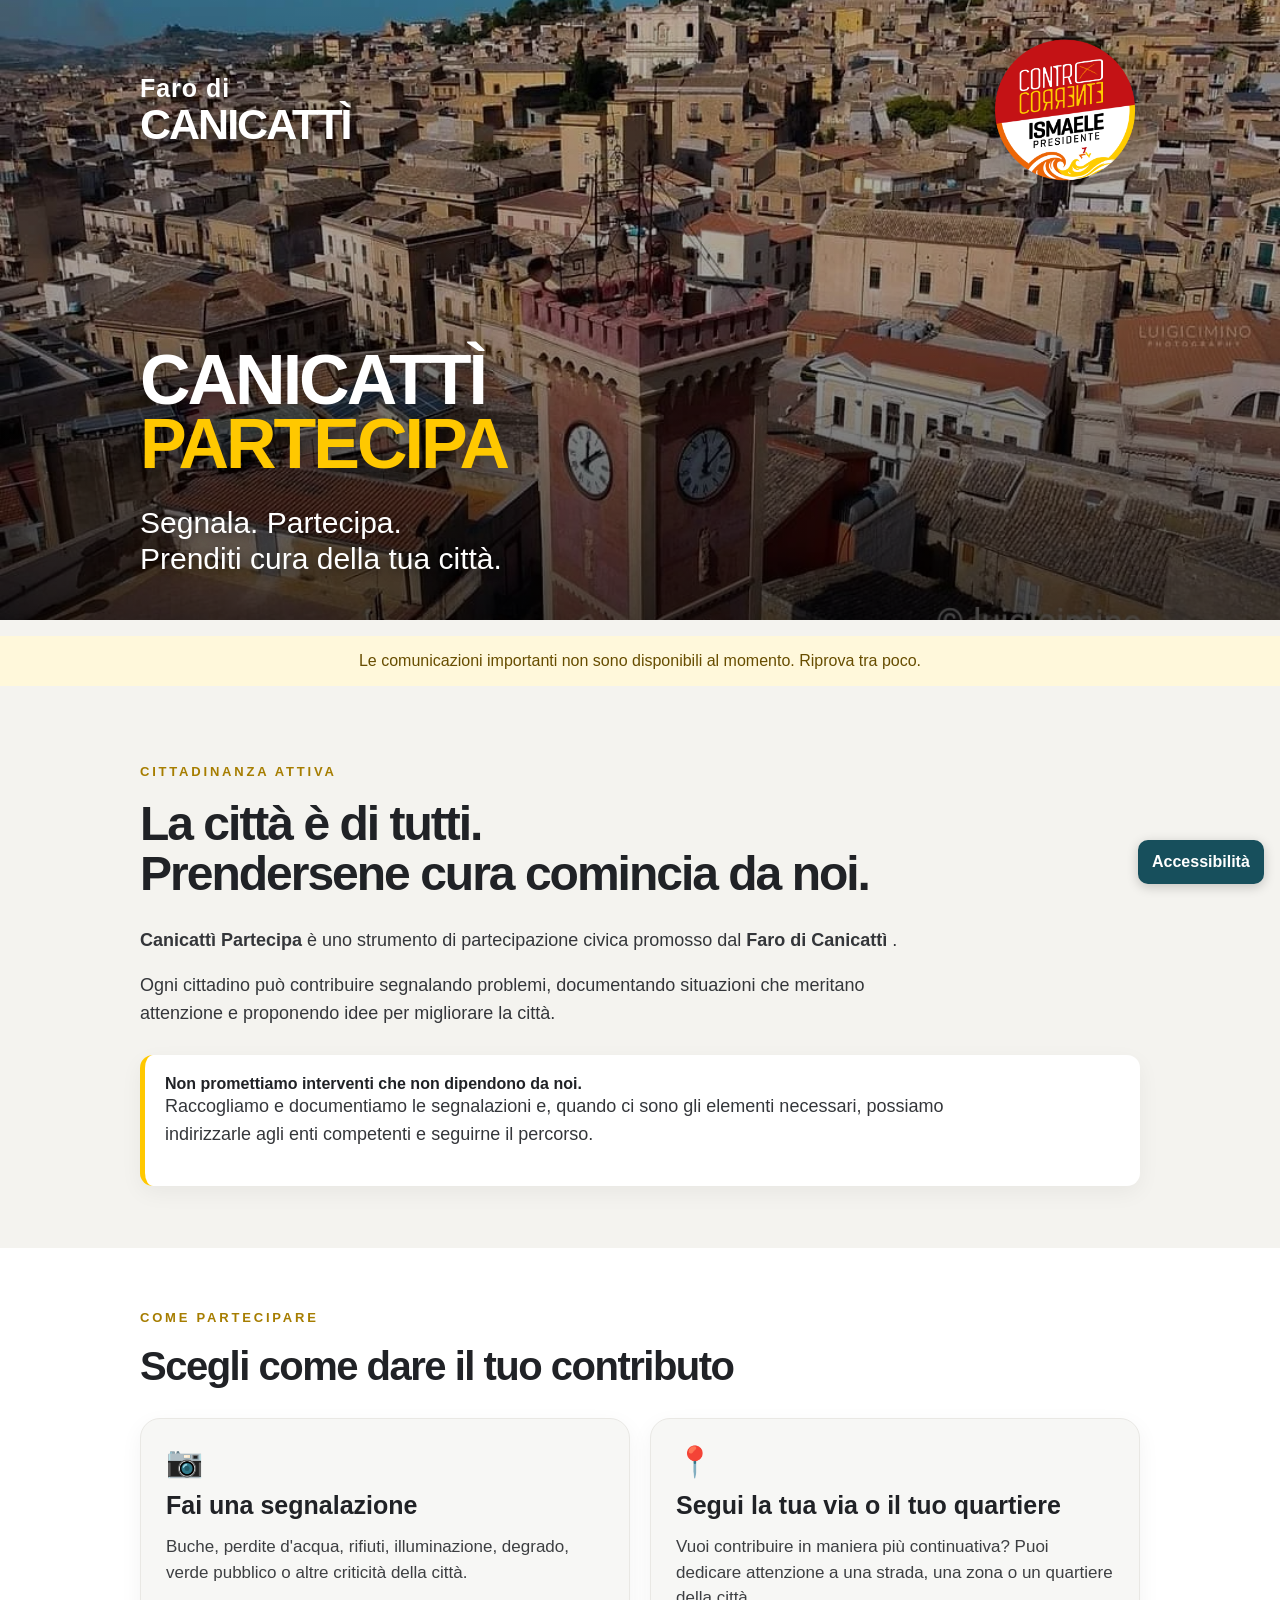
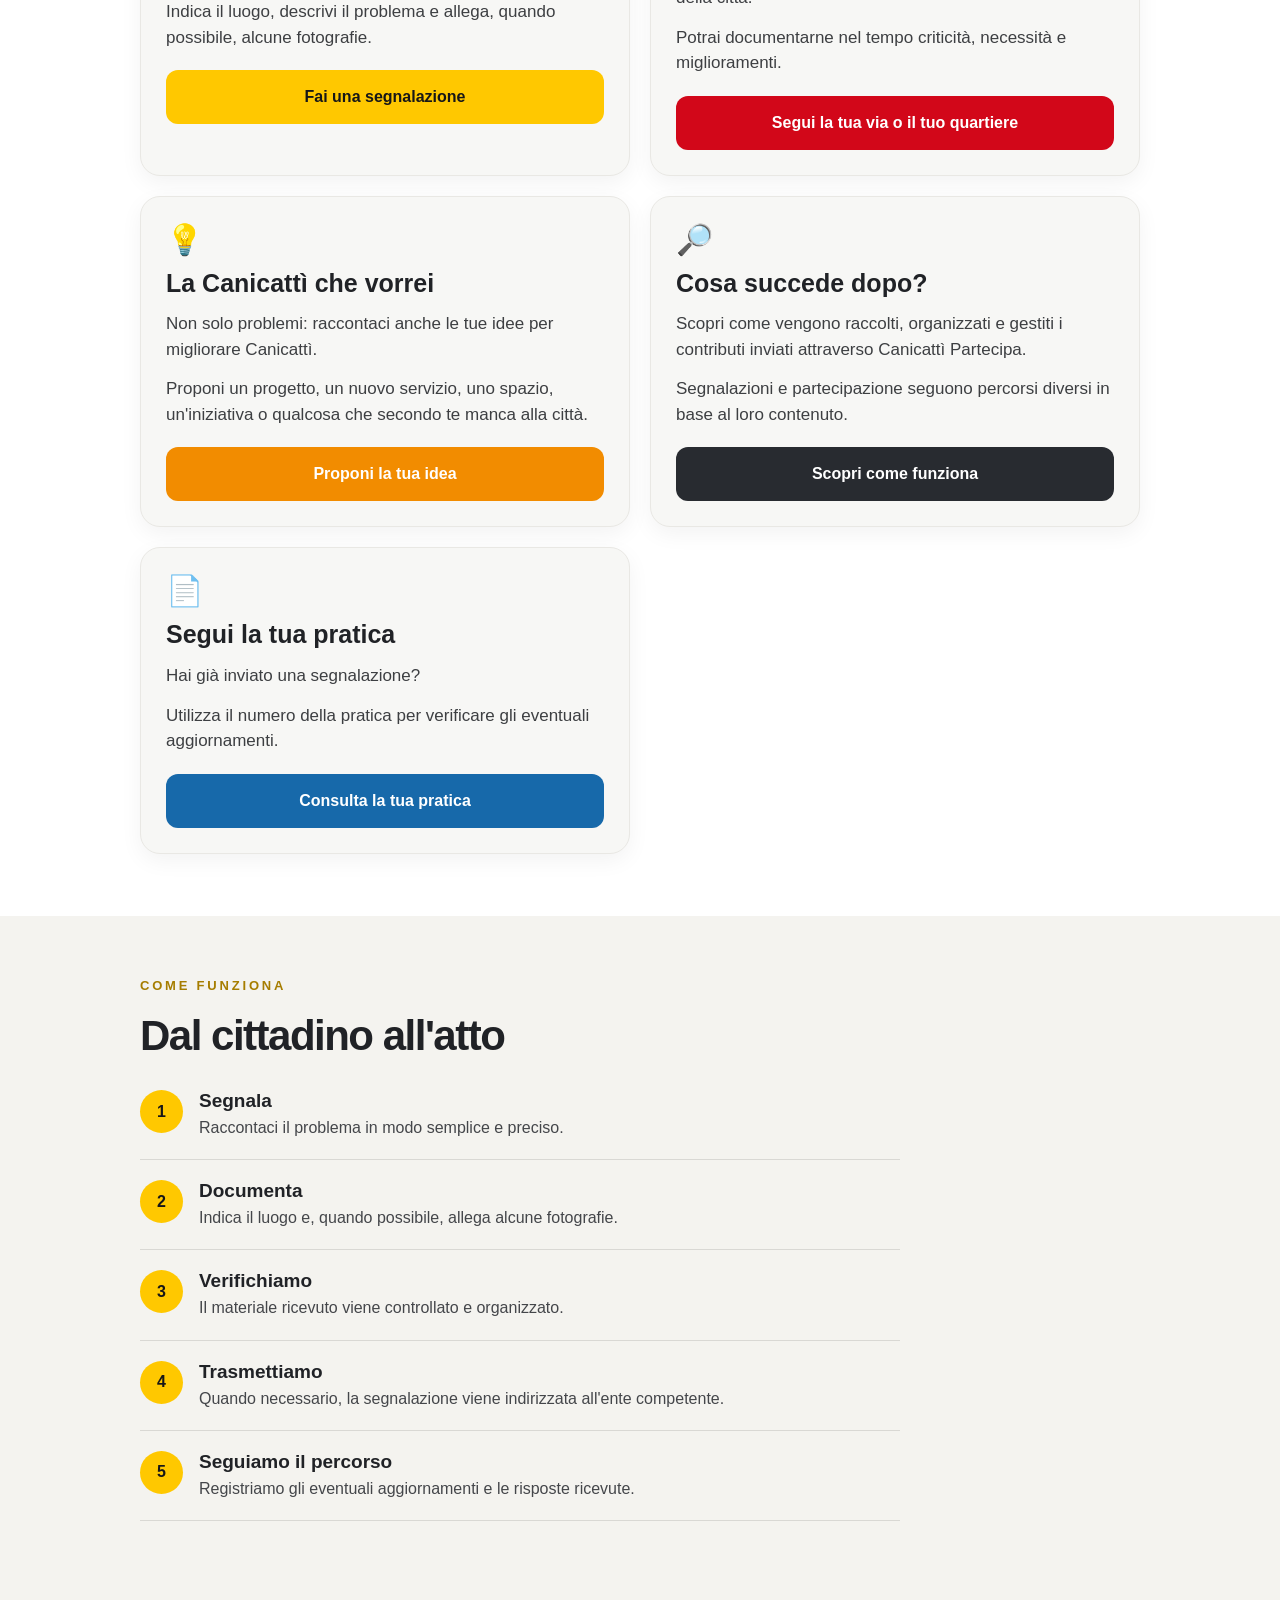
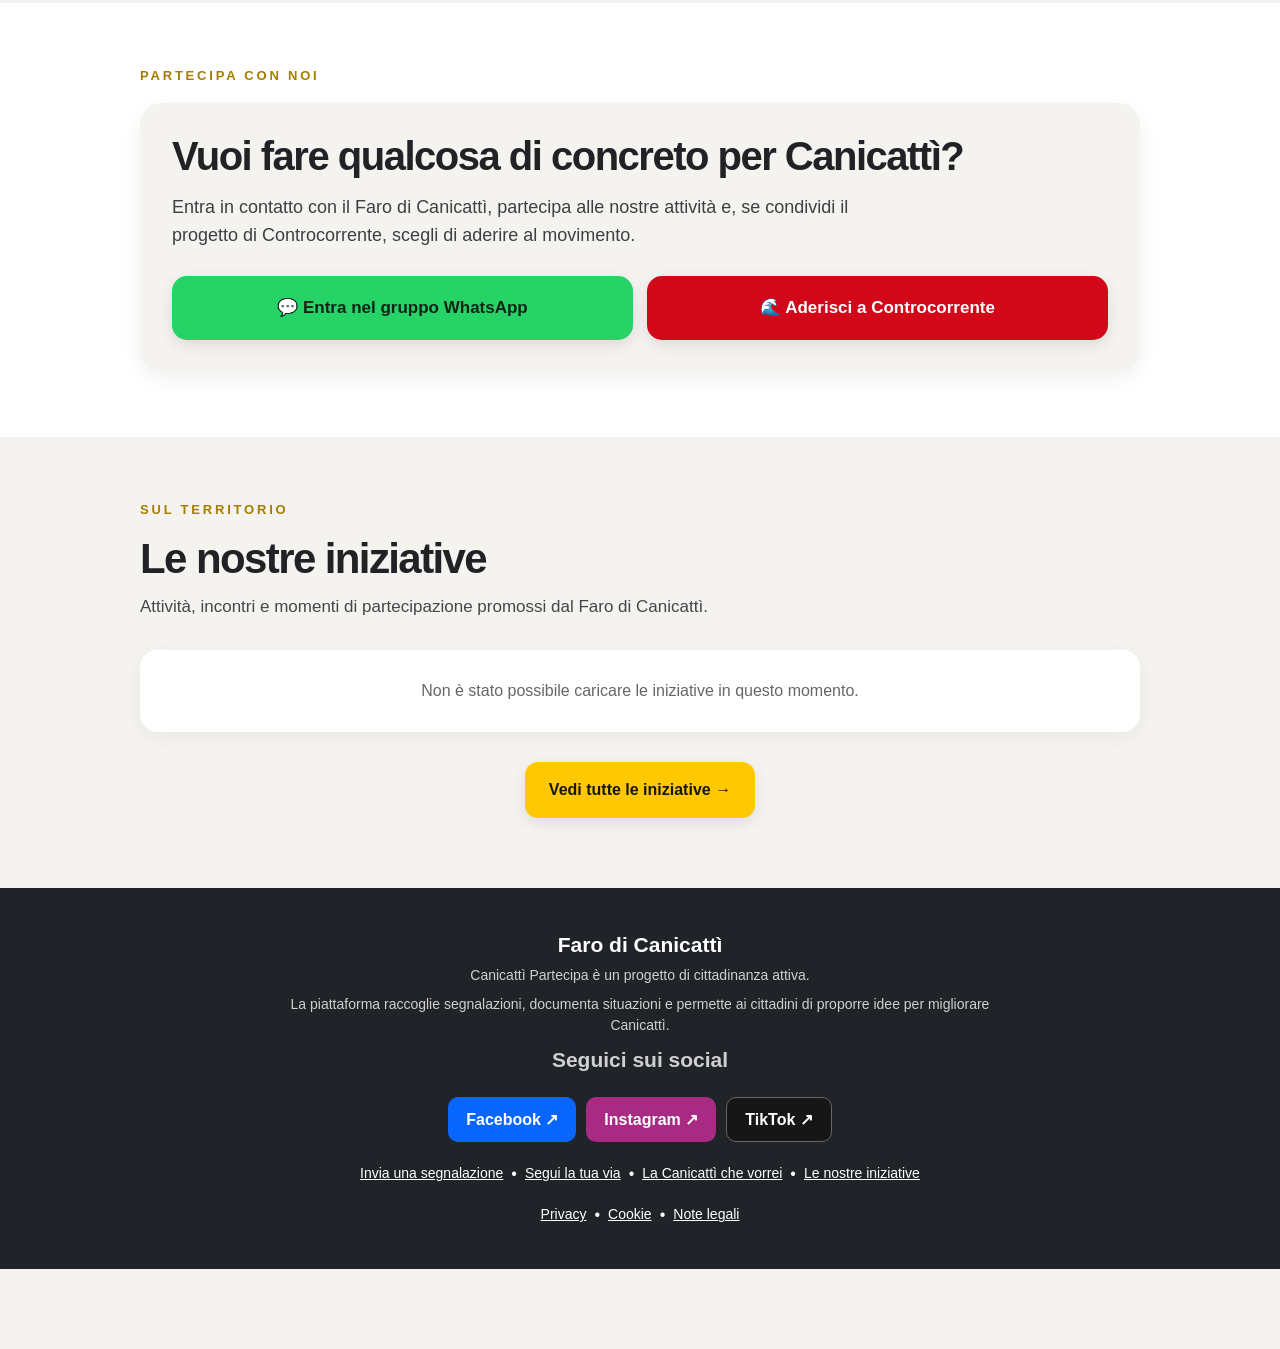
<file: index.html>
<!DOCTYPE html>
<html lang="it">
<head>
<meta charset="UTF-8">
<meta name="viewport" content="width=device-width, initial-scale=1.0, viewport-fit=cover">

<title>Canicattì Partecipa | Faro di Canicattì</title>

<meta
  name="description"
  content="Canicattì Partecipa, progetto di cittadinanza attiva del Faro di Canicattì.">

<style>

*{
  box-sizing:border-box;
}

html{
  margin:0;
  padding:0;
  -webkit-text-size-adjust:100%;
}

body{
  margin:0;
  padding:0;
  font-family:-apple-system,BlinkMacSystemFont,"Segoe UI",Roboto,Helvetica,Arial,sans-serif;
  background:#f4f3ef;
  color:#202226;
}

a{
  text-decoration:none;
}


/* =====================================================
   HERO
===================================================== */

.hero{
  position:relative;
  width:100%;
  min-height:620px;
  overflow:hidden;

  background:
    linear-gradient(
      180deg,
      rgba(0,0,0,.25) 0%,
      rgba(0,0,0,.34) 45%,
      rgba(0,0,0,.70) 100%
    ),
    url("IMG_8923.webp");

  background-size:cover;
  background-position:center center;
  background-repeat:no-repeat;

  color:white;
}

.hero-inner{
  position:relative;
  z-index:2;

  width:calc(100% - 40px);
  max-width:1000px;
  min-height:620px;

  margin:0 auto;

  padding-top:35px;
  padding-bottom:42px;

  display:flex;
  flex-direction:column;
}

.brand-row{
  width:100%;

  display:flex;
  align-items:center;
  justify-content:space-between;

  gap:18px;
}

.faro-title{
  color:white;

  font-size:43px;
  line-height:.92;
  font-weight:900;

  letter-spacing:-2px;
  text-transform:uppercase;

  text-shadow:
    0 4px 16px rgba(0,0,0,.55);
}

.faro-title .faro-small{
  display:block;

  margin-bottom:4px;

  font-size:.58em;
  line-height:1;
  font-weight:700;

  letter-spacing:1px;
  text-transform:none;

  color:white;
}

.faro-title .faro-canicatti{
  color:white;
}

.logo-box{
  flex:0 0 150px;

  width:150px;
  height:150px;

  display:flex;
  align-items:center;
  justify-content:center;
}

.logo-box img{
  display:block;

  width:100%;
  height:100%;

  object-fit:contain;

  border:0;
  background:transparent;
}

.hero-main{
  margin-top:auto;
}

.project-name{
  margin:0;

  font-size:70px;
  line-height:.91;
  font-weight:900;

  letter-spacing:-3px;
  text-transform:uppercase;

  text-shadow:
    0 4px 18px rgba(0,0,0,.40);
}

.project-name span{
  display:block;
}

.project-name .yellow{
  color:#ffc800;
}

.tagline{
  margin:28px 0 0;

  color:white;

  font-size:30px;
  line-height:1.22;
  font-weight:500;

  text-shadow:
    0 3px 10px rgba(0,0,0,.55);
}


/* =====================================================
   STRUTTURA GENERALE
===================================================== */

.container{
  width:calc(100% - 40px);
  max-width:1000px;
  margin:0 auto;
}

.label{
  margin-bottom:20px;

  color:#a67d00;

  font-size:13px;
  font-weight:850;

  letter-spacing:2.8px;
}


/* =====================================================
   INTRO
===================================================== */

.intro{
  background:#f4f3ef;
  padding:62px 0;
}

.intro h2{
  margin:0 0 28px;

  max-width:850px;

  font-size:48px;
  line-height:1.04;

  letter-spacing:-2px;

  color:#202226;
}

.intro p{
  max-width:800px;

  margin:0 0 17px;

  font-size:18px;
  line-height:1.55;

  color:#34363a;
}

.notice{
  margin-top:28px;

  padding:20px;

  background:white;

  border-left:5px solid #ffc800;
  border-radius:13px;

  box-shadow:
    0 7px 22px rgba(0,0,0,.05);
}


/* =====================================================
   OPZIONI
===================================================== */

.options{
  padding:62px 0;
  background:white;
}

.options h2{
  margin:0 0 30px;

  font-size:40px;
  line-height:1.08;

  letter-spacing:-1.5px;
}

.cards{
  display:grid;

  grid-template-columns:
    repeat(2,minmax(0,1fr));

  gap:20px;
}

.card{
  padding:25px;

  background:#f7f7f5;

  border:1px solid #e9e8e4;
  border-radius:20px;

  box-shadow:
    0 7px 22px rgba(0,0,0,.05);
}

.card-icon{
  margin-bottom:12px;
  font-size:30px;
}

.card h3{
  margin:0 0 14px;

  font-size:25px;
  line-height:1.15;
}

.card p{
  margin:0 0 14px;

  font-size:17px;
  line-height:1.5;

  color:#3d3f42;
}

.card-button{
  width:100%;
  min-height:54px;

  margin-top:20px;
  padding:14px;

  display:flex;
  align-items:center;
  justify-content:center;

  border-radius:12px;

  text-align:center;

  font-size:16px;
  font-weight:800;
}

.card-yellow{
  background:#ffc800;
  color:#171717;
}

.card-red{
  background:#d20719;
  color:white;
}

.card-orange{
  background:#f28c00;
  color:white;
}

.card-dark{
  background:#282b30;
  color:white;
}

.card-blue{
  background:#1769aa;
  color:white;
}


/* =====================================================
   PROCESSO
===================================================== */

.process{
  padding:62px 0;
  background:#f4f3ef;
}

.process h2{
  margin:0 0 32px;

  font-size:42px;
  line-height:1.08;

  letter-spacing:-1.5px;
}

.step{
  max-width:760px;

  display:flex;

  gap:16px;

  margin-bottom:20px;
  padding-bottom:20px;

  border-bottom:1px solid #d9d8d4;
}

.step-number{
  flex:0 0 43px;

  width:43px;
  height:43px;

  display:flex;
  align-items:center;
  justify-content:center;

  border-radius:50%;

  background:#ffc800;
  color:#171717;

  font-weight:900;
}

.step strong{
  font-size:19px;
}

.step p{
  margin:4px 0 0;

  font-size:16px;
  line-height:1.45;

  color:#44464a;
}


/* =====================================================
   PARTECIPA CON NOI
===================================================== */

.join-us{
  padding:65px 0;
  background:white;
}

.join-box{
  padding:32px;

  background:#f4f3ef;

  border-radius:22px;

  box-shadow:
    0 7px 22px rgba(0,0,0,.06);
}

.join-box h2{
  margin:0 0 16px;

  font-size:40px;
  line-height:1.08;

  letter-spacing:-1.5px;
}

.join-box > p{
  max-width:720px;

  margin:0 0 26px;

  font-size:18px;
  line-height:1.55;

  color:#3d3f42;
}

.join-buttons{
  display:grid;

  grid-template-columns:
    repeat(2,minmax(0,1fr));

  gap:14px;
}

.join-button{
  min-height:64px;

  padding:16px 18px;

  display:flex;
  align-items:center;
  justify-content:center;

  border-radius:15px;

  font-size:17px;
  font-weight:800;

  text-align:center;

  box-shadow:
    0 5px 15px rgba(0,0,0,.10);
}

.join-whatsapp{
  background:#25d366;
  color:#102417;
}

.join-contro{
  background:#d20719;
  color:white;
}


/* =====================================================
   LE NOSTRE INIZIATIVE
===================================================== */

.iniziative-home{
  padding:65px 0 70px;
  background:#f4f3ef;
}

.iniziative-heading{
  display:flex;

  align-items:flex-end;
  justify-content:space-between;

  gap:25px;

  margin-bottom:30px;
}

.iniziative-heading h2{
  margin:0;

  font-size:42px;
  line-height:1.06;

  letter-spacing:-1.6px;
}

.iniziative-heading p{
  max-width:650px;

  margin:13px 0 0;

  color:#44464a;

  font-size:17px;
  line-height:1.5;
}

.iniziative-grid{
  display:grid;

  grid-template-columns:
    repeat(3,minmax(0,1fr));

  gap:20px;
}

.iniziativa-card{
  overflow:hidden;

  display:flex;
  flex-direction:column;

  background:white;

  border:1px solid #e7e6e2;
  border-radius:19px;

  box-shadow:
    0 7px 22px rgba(0,0,0,.06);
}

.iniziativa-foto{
  position:relative;

  width:100%;
  height:210px;

  overflow:hidden;

  background:#e5e5e2;
}

.iniziativa-foto img{
  display:block;

  width:100%;
  height:100%;

  object-fit:cover;
}

.iniziativa-numero-foto{
  position:absolute;

  right:10px;
  bottom:10px;

  padding:6px 9px;

  border-radius:20px;

  background:rgba(0,0,0,.72);

  color:white;

  font-size:12px;
  font-weight:750;
}

.iniziativa-contenuto{
  flex:1;

  padding:20px;

  display:flex;
  flex-direction:column;
}

.iniziativa-data{
  margin-bottom:8px;

  color:#9a7200;

  font-size:13px;
  font-weight:850;
}

.iniziativa-contenuto h3{
  margin:0 0 10px;

  font-size:22px;
  line-height:1.15;

  letter-spacing:-.4px;
}

.iniziativa-luogo{
  margin:0 0 11px;

  color:#555;

  font-size:14px;
  font-weight:650;
}

.iniziativa-testo{
  margin:0;

  color:#44464a;

  font-size:15px;
  line-height:1.5;
}

.iniziativa-link{
  margin-top:auto;
  padding-top:18px;

  color:#8c6800;

  font-size:15px;
  font-weight:850;
}

.iniziativa-card-link{
  display:flex;
  flex-direction:column;
  flex:1;

  color:inherit;
}

.iniziative-actions{
  margin-top:30px;

  display:flex;
  justify-content:center;
}

.tutte-iniziative{
  min-height:56px;

  padding:15px 24px;

  display:inline-flex;
  align-items:center;
  justify-content:center;

  border-radius:13px;

  background:#ffc800;
  color:#171717;

  font-size:16px;
  font-weight:850;

  box-shadow:
    0 5px 15px rgba(0,0,0,.09);
}

.iniziative-loading{
  grid-column:1/-1;

  padding:32px 20px;

  background:white;

  border-radius:17px;

  text-align:center;

  color:#666;

  box-shadow:
    0 5px 18px rgba(0,0,0,.05);
}


/* =====================================================
   FOOTER
===================================================== */

footer{
  padding:
    45px 20px
    calc(
      45px +
      env(safe-area-inset-bottom)
    );

  background:#202328;

  color:white;

  text-align:center;
}

footer strong{
  display:block;

  margin-bottom:8px;

  font-size:21px;
}

footer p{
  max-width:700px;

  margin:8px auto;

  color:#d0d0d0;

  font-size:14px;
  line-height:1.5;
}

.footer-services,
.footer-links{
  margin-top:23px;

  display:flex;
  justify-content:center;
  flex-wrap:wrap;

  gap:8px;
}

.footer-services a,
.footer-links a{
  color:white;

  font-size:14px;

  text-decoration:underline;
}


/* =====================================================
   MOBILE
===================================================== */

@media(max-width:750px){

  .iniziative-grid{
    grid-template-columns:1fr;
  }

  .iniziativa-card{
    max-width:600px;
    width:100%;
    margin:0 auto;
  }

  .iniziativa-foto{
    height:270px;
  }
}


@media(max-width:600px){

  .hero{
    min-height:600px;
    background-position:center center;
  }

  .hero-inner{
    width:calc(100% - 38px);

    min-height:600px;

    padding-top:
      max(
        26px,
        env(safe-area-inset-top)
      );

    padding-bottom:38px;
  }

  .brand-row{
    align-items:center;
    gap:10px;
  }

  .faro-title{
    max-width:
      calc(100% - 145px);

    font-size:
      clamp(
        35px,
        9.5vw,
        43px
      );

    line-height:.91;

    letter-spacing:-1.8px;
  }

  .faro-title .faro-small{
    font-size:.57em;
    letter-spacing:.5px;
    margin-bottom:4px;
  }

  .logo-box{
    flex:0 0 135px;

    width:135px;
    height:135px;
  }

  .project-name{
    font-size:
      clamp(
        50px,
        13vw,
        62px
      );

    line-height:.91;

    letter-spacing:-2.5px;
  }

  .tagline{
    margin-top:24px;

    font-size:24px;
    line-height:1.22;
  }

  .container{
    width:calc(100% - 38px);
  }

  .intro,
  .options,
  .process,
  .join-us,
  .iniziative-home{
    padding:54px 0;
  }

  .intro h2{
    font-size:39px;
    line-height:1.04;
    letter-spacing:-1.5px;
  }

  .options h2,
  .process h2{
    font-size:35px;
  }

  .cards{
    grid-template-columns:1fr;
  }

  .join-box{
    padding:25px 20px;
  }

  .join-box h2{
    font-size:35px;
  }

  .join-buttons{
    grid-template-columns:1fr;
  }

  .join-button{
    min-height:60px;
    font-size:16px;
  }

  .iniziative-heading{
    display:block;

    margin-bottom:24px;
  }

  .iniziative-heading h2{
    font-size:35px;
  }

  .iniziative-heading p{
    font-size:16px;
  }

  .iniziativa-foto{
    height:250px;
  }

  .iniziativa-contenuto{
    padding:20px;
  }

  .iniziativa-contenuto h3{
    font-size:24px;
  }

  .tutte-iniziative{
    width:100%;
  }
}


@media(max-width:380px){

  .hero,
  .hero-inner{
    min-height:570px;
  }

  .faro-title{
    max-width:
      calc(100% - 123px);

    font-size:33px;
  }

  .logo-box{
    flex:0 0 116px;

    width:116px;
    height:116px;
  }

  .project-name{
    font-size:47px;
  }

  .tagline{
    font-size:22px;
  }

  .intro h2{
    font-size:35px;
  }

  .iniziativa-foto{
    height:225px;
  }
}

/* Stato pubblico, avvisi e social */
[hidden]{display:none!important}
.hp-stato{min-height:100vh;display:grid;place-content:center;padding:30px 20px;text-align:center;background:#f4f3ef;color:#202226}
.hp-stato>div{max-width:650px;margin:auto}
.hp-stato p,.hp-testo{white-space:pre-wrap;overflow-wrap:anywhere;line-height:1.6}
.hp-stato button,.hp-link{display:inline-block;border:0;border-radius:10px;padding:13px 18px;background:#1769aa;color:white;font:inherit;font-weight:700;text-decoration:none;cursor:pointer}
.hp-comunicazioni{position:fixed;inset:0;z-index:9999;background:rgba(10,20,30,.68);backdrop-filter:blur(3px);display:flex;align-items:center;justify-content:center;padding:20px}
.hp-popup{width:min(100%,740px);max-height:calc(100dvh - 40px);overflow:auto;overscroll-behavior:contain;background:#fff8db;border-radius:20px;padding:22px;box-shadow:0 15px 60px rgba(0,0,0,.3)}
.hp-popup h2{margin:5px 0 12px;font-size:24px}
body.hp-popup-aperto{overflow:hidden}
@media(max-width:650px){.hp-comunicazioni{padding:10px}.hp-popup{padding:14px;max-height:calc(100dvh - 20px)}.hp-popup h2{font-size:20px}}
.hp-avviso{padding:20px;background:white;border:1px solid #e3d7a1;border-radius:16px;margin-top:15px;overflow-wrap:anywhere}
.hp-avviso-top{display:flex;align-items:flex-start;justify-content:space-between;gap:14px}
.hp-avviso h3{margin:0;font-size:22px}
.hp-chiudi{min-width:44px;min-height:44px;border:0;border-radius:8px;font-size:26px;cursor:pointer;background:#f0f0f0;color:#222}
.hp-avviso img{display:block;max-width:100%;max-height:420px;object-fit:contain;margin:16px auto;border-radius:10px}
.hp-social{display:flex;justify-content:center;flex-wrap:wrap;gap:10px;margin:22px auto;max-width:650px}
.hp-social a{display:inline-flex;align-items:center;justify-content:center;min-height:44px;padding:12px 18px;border-radius:10px;color:#fff!important;text-decoration:none;font-weight:750}
.hp-facebook{background:#0866ff}.hp-instagram{background:#a82a82}.hp-tiktok{background:#161616;border:1px solid #666}
.hp-social a:focus-visible,.hp-chiudi:focus-visible{outline:3px solid #ffc800;outline-offset:3px}
.hp-errore{padding:16px;text-align:center;background:#fff8db;color:#674d00}
@media(max-width:650px){.hp-social{padding:0 15px}.hp-social a{flex:1 1 120px}.hp-avviso{padding:15px}}

/* Mantiene i colori originali anche dopo aver visitato il link della testata. */
.hero .cp-torna-home,.hero .cp-torna-home:visited{display:block;color:white;text-decoration:none}
.hero .project-name span:not(.yellow){color:white}
.hero .cp-torna-home:focus-visible{outline:4px solid #ffc800;outline-offset:-4px}
</style>

<script>
// Ultimo stato verificato nella scheda: ripristino immediato, poi verifica in rete.
function cpSalvaStato(riga){
  try{sessionStorage.setItem('cp-stato-sito',JSON.stringify({manutenzione:riga.manutenzione,messaggio_manutenzione:riga.messaggio_manutenzione || ''}));}catch(e){}
}
function cpRipristinaStato(home){
  try{
    const stato=JSON.parse(sessionStorage.getItem('cp-stato-sito'));
    if(!stato || typeof stato.manutenzione!=='boolean')return null;
    const contenuto=document.getElementById(home?'hpContenuto':'cpPaginaPubblica');
    const schermo=document.getElementById(home?'hpAccesso':'cpSchermoStato');
    contenuto.hidden=stato.manutenzione;contenuto.inert=stato.manutenzione;
    schermo.hidden=!stato.manutenzione;
    document.getElementById(home?'hpTitoloStato':'cpTitoloStato').textContent='Sito in manutenzione';
    document.getElementById(home?'hpTestoStato':'cpTestoStato').textContent=stato.messaggio_manutenzione || 'Stiamo aggiornando il sito. Torna a trovarci tra poco.';
    document.getElementById(home?'hpRiprovaStato':'cpRiprovaStato').hidden=false;
    return stato;
  }catch(e){return null;}
}
</script>
<script defer src="cp-visite.js"></script>
<link rel="stylesheet" href="cp-perdite.css?v=20261123-scheda">
</head>

<body>
<section id="hpAccesso" class="hp-stato" aria-live="polite" hidden>
  <div><h1 id="hpTitoloStato">Canicattì Partecipa</h1>
  <p id="hpTestoStato">Verifica dello stato del sito in corso...</p>
  <button id="hpRiprovaStato" type="button" onclick="hpAggiorna()" hidden>Riprova</button>
  <noscript><p>Attiva JavaScript per visualizzare lo stato aggiornato del sito.</p></noscript></div>
</section>
<div id="hpContenuto" hidden>
<script>window.cpStatoIniziale=cpRipristinaStato(true);</script>


<!-- =====================================================
     HERO
===================================================== -->

<header class="hero">
<a class="cp-torna-home" href="index.html" aria-label="Torna alla home">

<div class="hero-inner">

  <div class="brand-row">

    <div class="faro-title">

      <span class="faro-small">
        Faro di
      </span>

      <span class="faro-canicatti">
        Canicattì
      </span>

    </div>


    <div class="logo-box">

      <img
        src="IMG_8924.png"
        alt="Controcorrente">

    </div>

  </div>


  <div class="hero-main">

    <h1 class="project-name">

      <span>
        CANICATTÌ
      </span>

      <span class="yellow">
        PARTECIPA
      </span>

    </h1>


    <div class="tagline">

      Segnala. Partecipa.<br>
      Prenditi cura della tua città.

    </div>

  </div>

</div>

</a>
</header>

<p id="hpErroreAvvisi" class="hp-errore" role="status" hidden>Le comunicazioni importanti non sono disponibili al momento. Riprova tra poco.</p>


<!-- =====================================================
     INTRO
===================================================== -->

<section class="intro">

<div class="container">

  <div class="label">
    CITTADINANZA ATTIVA
  </div>


  <h2>
    La città è di tutti.<br>
    Prendersene cura comincia da noi.
  </h2>


  <p>

    <strong>
      Canicattì Partecipa
    </strong>

    è uno strumento di partecipazione civica
    promosso dal

    <strong>
      Faro di Canicattì
    </strong>.

  </p>


  <p>

    Ogni cittadino può contribuire segnalando
    problemi, documentando situazioni che meritano
    attenzione e proponendo idee per migliorare
    la città.

  </p>


  <div class="notice">

    <strong>
      Non promettiamo interventi che non dipendono da noi.
    </strong>

    <p>

      Raccogliamo e documentiamo le segnalazioni e,
      quando ci sono gli elementi necessari,
      possiamo indirizzarle agli enti competenti
      e seguirne il percorso.

    </p>

  </div>

</div>

</section>


<!-- =====================================================
     COME PARTECIPARE
===================================================== -->

<section id="cp-perdite-home" class="cp-perdite-anteprima" data-anteprima aria-labelledby="cp-perdite-titolo" hidden>
  <div class="container cp-perdite-anteprima-griglia">
    <div>
      <h2 id="cp-perdite-titolo">Mappa delle perdite idriche di Canicattì</h2>
      <p>Raccogliamo le segnalazioni di perdite idriche a Canicattì e le riportiamo sulla mappa per documentarle e seguirne gli aggiornamenti. Quando possibile inviamo le istanze agli enti competenti. Gli interventi di riparazione spettano ai soggetti responsabili della rete idrica.</p>
      <a class="cp-perdite-link" href="perdite-idriche.html">Apri la mappa</a>
      <p id="cp-perdite-stato" role="status"></p>
    </div>
    <div id="cp-perdite-mappa" class="cp-perdite-mappa" role="region" aria-label="Anteprima cartografica di Canicattì"></div>
  </div>
</section>

<section class="options">

<div class="container">

  <div class="label">
    COME PARTECIPARE
  </div>


  <h2>
    Scegli come dare il tuo contributo
  </h2>


  <div class="cards">


    <article class="card">

      <div class="card-icon">
        📷
      </div>

      <h3>
        Fai una segnalazione
      </h3>

      <p>
        Buche, perdite d'acqua, rifiuti,
        illuminazione, degrado, verde pubblico
        o altre criticità della città.
      </p>

      <p>
        Indica il luogo, descrivi il problema
        e allega, quando possibile,
        alcune fotografie.
      </p>

      <a
        href="partecipa.html"
        class="card-button card-yellow">

        Fai una segnalazione

      </a>

    </article>


    <article class="card">

      <div class="card-icon">
        📍
      </div>

      <h3>
        Segui la tua via o il tuo quartiere
      </h3>

      <p>
        Vuoi contribuire in maniera più continuativa?
        Puoi dedicare attenzione a una strada,
        una zona o un quartiere della città.
      </p>

      <p>
        Potrai documentarne nel tempo criticità,
        necessità e miglioramenti.
      </p>

      <a
        href="adozione.html"
        class="card-button card-red">

        Segui la tua via o il tuo quartiere

      </a>

    </article>


    <article class="card">

      <div class="card-icon">
        💡
      </div>

      <h3>
        La Canicattì che vorrei
      </h3>

      <p>
        Non solo problemi: raccontaci anche
        le tue idee per migliorare Canicattì.
      </p>

      <p>
        Proponi un progetto, un nuovo servizio,
        uno spazio, un'iniziativa o qualcosa
        che secondo te manca alla città.
      </p>

      <a
        href="idee.html"
        class="card-button card-orange">

        Proponi la tua idea

      </a>

    </article>


    <article class="card">

      <div class="card-icon">
        🔎
      </div>

      <h3>
        Cosa succede dopo?
      </h3>

      <p>
        Scopri come vengono raccolti,
        organizzati e gestiti i contributi
        inviati attraverso Canicattì Partecipa.
      </p>

      <p>
        Segnalazioni e partecipazione seguono
        percorsi diversi in base al loro contenuto.
      </p>

      <a
        href="come-funziona.html"
        class="card-button card-dark">

        Scopri come funziona

      </a>

    </article>


    <article class="card">

      <div class="card-icon">
        📄
      </div>

      <h3>
        Segui la tua pratica
      </h3>

      <p>
        Hai già inviato una segnalazione?
      </p>

      <p>
        Utilizza il numero della pratica
        per verificare gli eventuali aggiornamenti.
      </p>

      <a
        href="stato.html"
        class="card-button card-blue">

        Consulta la tua pratica

      </a>

    </article>


  </div>

</div>

</section>


<!-- =====================================================
     COME FUNZIONA
===================================================== -->

<section class="process">

<div class="container">

  <div class="label">
    COME FUNZIONA
  </div>


  <h2>
    Dal cittadino all'atto
  </h2>


  <div class="step">

    <div class="step-number">
      1
    </div>

    <div>

      <strong>
        Segnala
      </strong>

      <p>
        Raccontaci il problema
        in modo semplice e preciso.
      </p>

    </div>

  </div>


  <div class="step">

    <div class="step-number">
      2
    </div>

    <div>

      <strong>
        Documenta
      </strong>

      <p>
        Indica il luogo e, quando possibile,
        allega alcune fotografie.
      </p>

    </div>

  </div>


  <div class="step">

    <div class="step-number">
      3
    </div>

    <div>

      <strong>
        Verifichiamo
      </strong>

      <p>
        Il materiale ricevuto
        viene controllato e organizzato.
      </p>

    </div>

  </div>


  <div class="step">

    <div class="step-number">
      4
    </div>

    <div>

      <strong>
        Trasmettiamo
      </strong>

      <p>
        Quando necessario, la segnalazione
        viene indirizzata all'ente competente.
      </p>

    </div>

  </div>


  <div class="step">

    <div class="step-number">
      5
    </div>

    <div>

      <strong>
        Seguiamo il percorso
      </strong>

      <p>
        Registriamo gli eventuali aggiornamenti
        e le risposte ricevute.
      </p>

    </div>

  </div>

</div>

</section>


<!-- =====================================================
     PARTECIPA CON NOI
===================================================== -->

<section class="join-us">

<div class="container">

  <div class="label">
    PARTECIPA CON NOI
  </div>


  <div class="join-box">

    <h2>
      Vuoi fare qualcosa di concreto per Canicattì?
    </h2>


    <p>

      Entra in contatto con il Faro di Canicattì,
      partecipa alle nostre attività e,
      se condividi il progetto di Controcorrente,
      scegli di aderire al movimento.

    </p>


    <div class="join-buttons">

      <a
        href="https://chat.whatsapp.com/H04D6ZlyWKQ3Zr45RBIdbB?s=cl&p=i&mlu=0&ilr=4&iam=2"
        class="join-button join-whatsapp"
        target="_blank"
        rel="noopener noreferrer">

        💬 Entra nel gruppo WhatsApp

      </a>


      <a
        href="https://siciliacontrocorrente.it/iscrizione/"
        class="join-button join-contro"
        target="_blank"
        rel="noopener noreferrer">

        🌊 Aderisci a Controcorrente

      </a>

    </div>

  </div>

</div>

</section>


<!-- =====================================================
     LE NOSTRE INIZIATIVE
===================================================== -->

<section class="iniziative-home">

<div class="container">

  <div class="iniziative-heading">

    <div>

      <div class="label">
        SUL TERRITORIO
      </div>

      <h2>
        Le nostre iniziative
      </h2>

      <p>
        Attività, incontri e momenti di partecipazione
        promossi dal Faro di Canicattì.
      </p>

    </div>

  </div>


  <div
    id="iniziativeHome"
    class="iniziative-grid">

    <div class="iniziative-loading">
      Caricamento iniziative...
    </div>

  </div>


  <div
    id="iniziativeActions"
    class="iniziative-actions"
    style="display:none;">

    <a
      href="iniziative.html"
      class="tutte-iniziative">

      Vedi tutte le iniziative →

    </a>

  </div>

</div>

</section>


<!-- =====================================================
     FOOTER
===================================================== -->

<footer>

  <strong>
    Faro di Canicattì
  </strong>


  <p>
    Canicattì Partecipa è un progetto
    di cittadinanza attiva.
  </p>


  <p>
    La piattaforma raccoglie segnalazioni,
    documenta situazioni e permette ai cittadini
    di proporre idee per migliorare Canicattì.
  </p>


  <p><strong>Seguici sui social</strong></p>
  <nav class="hp-social" aria-label="Profili social">
    <a class="hp-facebook" href="https://www.facebook.com/share/1N3THY7nBG/?mibextid=wwXIfr" target="_blank" rel="noopener noreferrer" aria-label="Facebook — apre una nuova scheda">Facebook ↗</a>
    <a class="hp-instagram" href="https://www.instagram.com/controcorrente__canicatti?stkn=MXh5aHp6dDVyYmdiMA%3D%3D&amp;utm_source=qr" target="_blank" rel="noopener noreferrer" aria-label="Instagram — apre una nuova scheda">Instagram ↗</a>
    <a class="hp-tiktok" href="https://www.tiktok.com/@controcorrente.fa?_r=1&amp;_t=ZN-9AMPpx5WfPq" target="_blank" rel="noopener noreferrer" aria-label="TikTok — apre una nuova scheda">TikTok ↗</a>
  </nav>

  <div class="footer-services">

    <a href="partecipa.html">
      Invia una segnalazione
    </a>

    <span>•</span>

    <a href="adozione.html">
      Segui la tua via
    </a>

    <span>•</span>

    <a href="idee.html">
      La Canicattì che vorrei
    </a>

    <span>•</span>

    <a href="iniziative.html">
      Le nostre iniziative
    </a>

  </div>


  <div class="footer-links">

    <a href="privacy.html">
      Privacy
    </a>

    <span>•</span>

    <a href="cookie.html">
      Cookie
    </a>

    <span>•</span>

    <a href="note-legali.html">
      Note legali
    </a>

  </div>

</footer>
</div><!-- hpContenuto -->


<section id="hpComunicazioni" class="hp-comunicazioni" hidden role="dialog" aria-modal="true" aria-labelledby="hpTitoloAvvisi" tabindex="-1">
  <div class="hp-popup">
    <div class="hp-avviso-top"><h2 id="hpTitoloAvvisi">📢 Comunicazioni importanti</h2>
    <button type="button" class="hp-chiudi" onclick="hpChiudiTutte()" aria-label="Chiudi tutte le comunicazioni">×</button></div>
    <div id="hpAvvisi"></div>
  </div>
</section>

<script>

/* =====================================================
   CONFIGURAZIONE INIZIATIVE
===================================================== */

const SUPABASE_URL =
"https://zkwwxxmbikxpzedcmjxx.supabase.co";

const SUPABASE_KEY =
"sb_publishable_5usTyC1lIfP6ykIY456Glw_iJdy6NvP";

const BUCKET_INIZIATIVE =
"foto-iniziative";


/* =====================================================
   CARICA LE ULTIME 3 INIZIATIVE
===================================================== */

async function caricaIniziativeHome(){

  const box =
    document.getElementById(
      "iniziativeHome"
    );

  const actions =
    document.getElementById(
      "iniziativeActions"
    );


  try{

    const risposta =
      await fetch(

        SUPABASE_URL +
        "/rest/v1/iniziative" +
        "?select=*" +
        "&stato=eq.Pubblicata" +
        "&order=data_iniziativa.desc,created_at.desc" +
        "&limit=3",

        {
          headers:{
            "apikey":
              SUPABASE_KEY
          }
        }
      );


    if(!risposta.ok){

      throw new Error(
        await risposta.text()
      );
    }


    const iniziative =
      await risposta.json();


    if(!iniziative.length){

      box.innerHTML = `

        <div class="iniziative-loading">

          Le iniziative del Faro di Canicattì
          saranno pubblicate qui.

        </div>
      `;

      actions.style.display =
        "none";

      return;
    }


    box.innerHTML =
      iniziative
        .map(
          iniziativaHomeHTML
        )
        .join("");


    actions.style.display =
      "flex";


  }catch(error){

    console.error(
      "Errore caricamento iniziative:",
      error
    );


    box.innerHTML = `

      <div class="iniziative-loading">

        Non è stato possibile caricare
        le iniziative in questo momento.

      </div>
    `;


    actions.style.display =
      "flex";
  }
}


/* =====================================================
   CARD HOME
===================================================== */

function iniziativaHomeHTML(
  iniziativa
){

  const fotografie =
    ottieniFotografieHome(
      iniziativa
    );


  const copertina =
    fotografie.length
    ?
    costruisciUrlFotoHome(
      fotografie[0]
    )
    :
    "";


  return `

    <article class="iniziativa-card">

      <a
        href="iniziative.html"
        class="iniziativa-card-link">


        ${
          copertina
          ?
          `

          <div class="iniziativa-foto">

            <img
              src="${escAttrHome(copertina)}"
              alt="${escAttrHome(
                iniziativa.titolo ||
                "Iniziativa del Faro di Canicattì"
              )}"
              loading="lazy">

            ${
              fotografie.length > 1
              ?
              `

              <span class="iniziativa-numero-foto">

                📷 ${fotografie.length}

              </span>

              `
              :
              ""
            }

          </div>

          `
          :
          ""
        }


        <div class="iniziativa-contenuto">

          <div class="iniziativa-data">

            ${escHome(
              formattaDataHome(
                iniziativa.data_iniziativa
              )
            )}

          </div>


          <h3>

            ${escHome(
              iniziativa.titolo ||
              "Iniziativa"
            )}

          </h3>


          ${
            iniziativa.luogo
            ?
            `

            <p class="iniziativa-luogo">

              📍 ${escHome(
                iniziativa.luogo
              )}

            </p>

            `
            :
            ""
          }


          <p class="iniziativa-testo">

            ${escHome(
              accorciaHome(
                iniziativa.descrizione ||
                "",
                130
              )
            )}

          </p>


          <div class="iniziativa-link">

            Scopri l'iniziativa →

          </div>

        </div>

      </a>

    </article>
  `;
}


/* =====================================================
   FOTOGRAFIE
===================================================== */

function ottieniFotografieHome(
  iniziativa
){

  let fotografie = [];


  if(
    Array.isArray(
      iniziativa.fotografie
    )
  ){

    fotografie =
      iniziativa.fotografie;

  }else if(
    typeof iniziativa.fotografie ===
    "string" &&
    iniziativa.fotografie.trim()
  ){

    try{

      const parsed =
        JSON.parse(
          iniziativa.fotografie
        );


      if(
        Array.isArray(parsed)
      ){

        fotografie =
          parsed;
      }

    }catch{}
  }


  return fotografie
    .map(
      foto=>{

        if(
          typeof foto ===
          "string"
        ){

          return foto;
        }


        if(
          foto &&
          typeof foto ===
          "object"
        ){

          return (
            foto.path ||
            foto.percorso ||
            foto.url ||
            ""
          );
        }


        return "";
      }
    )
    .filter(Boolean);
}


/* =====================================================
   URL FOTO
===================================================== */

function costruisciUrlFotoHome(
  percorso
){

  if(!percorso)
    return "";


  if(
    percorso.startsWith(
      "http://"
    ) ||
    percorso.startsWith(
      "https://"
    )
  ){

    return percorso;
  }


  const pulito =
    String(percorso)
      .replace(/^\/+/,"");


  return (

    SUPABASE_URL +

    "/storage/v1/object/public/" +

    BUCKET_INIZIATIVE +

    "/" +

    encodePathHome(
      pulito
    )
  );
}


/* =====================================================
   DATA
===================================================== */

function formattaDataHome(data){

  if(!data)
    return "";


  const parti =
    String(data)
      .split("-");


  if(parti.length !== 3)
    return data;


  const d =
    new Date(

      Number(parti[0]),

      Number(parti[1]) - 1,

      Number(parti[2])

    );


  return d.toLocaleDateString(
    "it-IT",
    {
      day:"numeric",
      month:"long",
      year:"numeric"
    }
  );
}


/* =====================================================
   UTILITÀ
===================================================== */

function accorciaHome(
  testo,
  massimo
){

  testo =
    String(
      testo || ""
    );


  if(
    testo.length <=
    massimo
  ){

    return testo;
  }


  return (
    testo.substring(
      0,
      massimo
    )
    .trim() +
    "…"
  );
}


function escHome(v){

  return String(
    v ?? ""
  )

  .replaceAll(
    "&",
    "&amp;"
  )

  .replaceAll(
    "<",
    "&lt;"
  )

  .replaceAll(
    ">",
    "&gt;"
  )

  .replaceAll(
    '"',
    "&quot;"
  )

  .replaceAll(
    "'",
    "&#039;"
  );
}


function escAttrHome(v){

  return escHome(v);
}


function encodePathHome(path){

  return String(path)

    .split("/")

    .map(
      encodeURIComponent
    )

    .join("/");
}


/* =====================================================
   AVVIO
===================================================== */

caricaIniziativeHome();

/* Impostazioni e comunicazioni pubbliche: nessun token amministratore. */
let hpAvvisi = [];
let hpNascosti = new Set();
let hpCaricamento = false;
let hpUltimoStato = window.cpStatoIniziale || null;
let hpFocusPrecedente = null;
const hpInizi = new Map();
const hpEl = id => document.getElementById(id);
async function hpLeggi(tabella, query){
  const controller = new AbortController();
  const timeout = setTimeout(() => controller.abort(),12000);
  try{
    const r = await fetch(SUPABASE_URL + '/rest/v1/' + tabella + query,{
      headers:{apikey:SUPABASE_KEY,'Accept-Profile':'public'},cache:'no-store',signal:controller.signal
    });
    if(!r.ok) throw new Error('HTTP ' + r.status);
    const dati = await r.json();
    if(!Array.isArray(dati)) throw new Error('Risposta non valida');
    return dati;
  }finally{clearTimeout(timeout);}
}
function hpUrl(valore){
  if(!valore || !String(valore).trim()) return '';
  try{
    const url = new URL(String(valore).trim(),document.baseURI);
    return ['https:','http:'].includes(url.protocol) ? url.href : '';
  }catch(e){return '';}
}
function hpStato(riga){
  if(!riga || typeof riga.manutenzione !== 'boolean') throw new Error('Stato manutenzione non valido');
  hpUltimoStato = riga;
  cpSalvaStato(riga);
  hpEl('hpRiprovaStato').hidden = false;
  const manutenzione = riga.manutenzione === true;
  hpEl('hpContenuto').hidden = manutenzione;
  hpEl('hpContenuto').inert = manutenzione;
  hpEl('hpAccesso').hidden = !manutenzione;
  hpEl('hpTitoloStato').textContent = 'Sito in manutenzione';
  hpEl('hpTestoStato').textContent = riga.messaggio_manutenzione || 'Stiamo aggiornando il sito. Torna a trovarci tra poco.';
  if(manutenzione) hpInizi.clear();
  hpRender();
}
function hpChiave(c){return c.id + ':' + (c.updated_at || c.created_at || '');}
function hpRender(){
  const box = hpEl('hpAvvisi');
  box.replaceChildren();
  const attivi = hpAvvisi.filter(c => c.attiva === true && (!c.scadenza || new Date(c.scadenza).getTime() > Date.now()) && !hpNascosti.has(hpChiave(c)));
  const mostra = attivi.length > 0 && !hpEl('hpContenuto').hidden;
  const eraAperto = !hpEl('hpComunicazioni').hidden;
  const focusNelPopup = hpEl('hpComunicazioni').contains(document.activeElement);
  hpEl('hpComunicazioni').hidden = !mostra;
  hpEl('hpContenuto').inert = mostra || hpEl('hpContenuto').hidden;
  document.body.classList.toggle('hp-popup-aperto',mostra);
  if(mostra && !eraAperto)hpFocusPrecedente=document.activeElement;
  attivi.forEach(c => {
    if(!hpEl('hpContenuto').hidden && !hpInizi.has(hpChiave(c))) hpInizi.set(hpChiave(c),Date.now());
    const card = document.createElement('article');card.className='hp-avviso';
    const top = document.createElement('div');top.className='hp-avviso-top';
    const titolo = document.createElement('h3');titolo.textContent=c.titolo || 'Comunicazione importante';
    const chiudi = document.createElement('button');chiudi.type='button';chiudi.className='hp-chiudi';chiudi.textContent='×';chiudi.setAttribute('aria-label','Chiudi comunicazione: ' + (c.titolo || 'Avviso'));
    chiudi.addEventListener('click',()=>{hpNascosti.add(hpChiave(c));hpRender();});top.append(titolo,chiudi);card.append(top);
    const testo = document.createElement('p');testo.className='hp-testo';testo.textContent=c.testo || '';card.append(testo);
    const foto = hpUrl(c.foto);
    if(foto){const img=document.createElement('img');img.src=foto;img.alt=c.titolo || 'Foto della comunicazione';img.loading='lazy';img.addEventListener('error',()=>img.remove());card.append(img);}
    const link = hpUrl(c.link_pulsante);
    if(link){const a=document.createElement('a');a.className='hp-link';a.href=link;a.textContent=c.testo_pulsante || 'Scopri di più';card.append(a);}
    box.append(card);
  });
  if(mostra && (!eraAperto || focusNelPopup))hpEl('hpComunicazioni').querySelector('button').focus();
  if(!mostra && eraAperto && hpFocusPrecedente && !hpEl('hpContenuto').hidden)hpFocusPrecedente.focus();
}
async function hpAggiorna(){
  if(hpCaricamento) return;
  hpCaricamento=true;
  await Promise.allSettled([
    (async()=>{
      try{
        const righe=await hpLeggi('impostazioni_sito','?id=eq.1&select=id,manutenzione,messaggio_manutenzione,updated_at');
        if(righe.length!==1) throw new Error('Record id=1 assente o non leggibile');
        hpStato(righe[0]);
      }catch(e){
        console.error('Lettura impostazioni_sito:',e);
        // Un errore di rete o di permessi non equivale a manutenzione.
        // Manteniamo l'ultimo stato confermato; al primo accesso mostriamo la home.
        if(hpUltimoStato){
          hpStato(hpUltimoStato);
        }else{
          hpEl('hpContenuto').hidden=false;
          hpEl('hpContenuto').inert=false;
          hpEl('hpAccesso').hidden=true;
          hpRender();
        }
      }
    })(),
    (async()=>{
      try{
        let righe=[],offset=0;
        while(true){
          const pagina=await hpLeggi('comunicazioni','?select=id,created_at,updated_at,titolo,testo,foto,testo_pulsante,link_pulsante,attiva,scadenza,chiusura_automatica&attiva=eq.true&order=created_at.desc,id.asc&limit=500&offset='+offset);
          righe.push(...pagina);if(!pagina.length)break;offset+=pagina.length;
        }
        hpAvvisi=righe;hpEl('hpErroreAvvisi').hidden=true;hpRender();
      }catch(e){
        console.error('Lettura comunicazioni:',e);
        hpAvvisi=[];hpRender();hpEl('hpErroreAvvisi').hidden=false;
      }
    })()
  ]);
  hpCaricamento=false;
}
hpAggiorna();
setInterval(()=>{if(!document.hidden)hpAggiorna();},30000);
window.addEventListener('online',hpAggiorna);
window.addEventListener('pageshow',hpAggiorna);
// La scadenza viene rispettata anche senza ricaricare la pagina.
setInterval(()=>{if(hpAvvisi.some(c=>c.scadenza && new Date(c.scadenza).getTime()<=Date.now())){hpAvvisi=hpAvvisi.filter(c=>!c.scadenza || new Date(c.scadenza).getTime()>Date.now());hpRender();}},1000);
document.addEventListener('visibilitychange',()=>{if(!document.hidden)hpAggiorna();});

setInterval(()=>{
  if(hpEl('hpContenuto').hidden)return;
  let cambiato=false;
  hpAvvisi.forEach(c=>{
    const chiave=hpChiave(c),inizio=hpInizi.get(chiave),secondi=Number(c.chiusura_automatica);
    if(secondi>0 && inizio!==undefined && Date.now()-inizio>=secondi*1000 && !hpNascosti.has(chiave)){hpNascosti.add(chiave);cambiato=true;}
  });
  if(cambiato)hpRender();
},1000);


function hpChiudiTutte(){
  hpAvvisi.forEach(c=>hpNascosti.add(hpChiave(c)));hpRender();
}
hpEl('hpComunicazioni').addEventListener('click',event=>{
  if(event.target===hpEl('hpComunicazioni'))hpChiudiTutte();
});
document.addEventListener('keydown',event=>{
  const popup=hpEl('hpComunicazioni');
  if(popup.hidden)return;
  if(event.key==='Escape'){event.preventDefault();hpChiudiTutte();return;}
  if(event.key==='Tab'){
    const elementi=popup.querySelectorAll('button,a[href]');
    const primo=elementi[0],ultimo=elementi[elementi.length-1];
    if(event.shiftKey && (document.activeElement===primo || document.activeElement===popup)){event.preventDefault();ultimo.focus();}
    else if(!event.shiftKey && document.activeElement===ultimo){event.preventDefault();primo.focus();}
  }
});
</script>

<script defer src="cp-accessibilita.js"></script>
<script defer src="cp-perdite.js?v=20261123-scheda"></script>
</body>
</html>
</file>
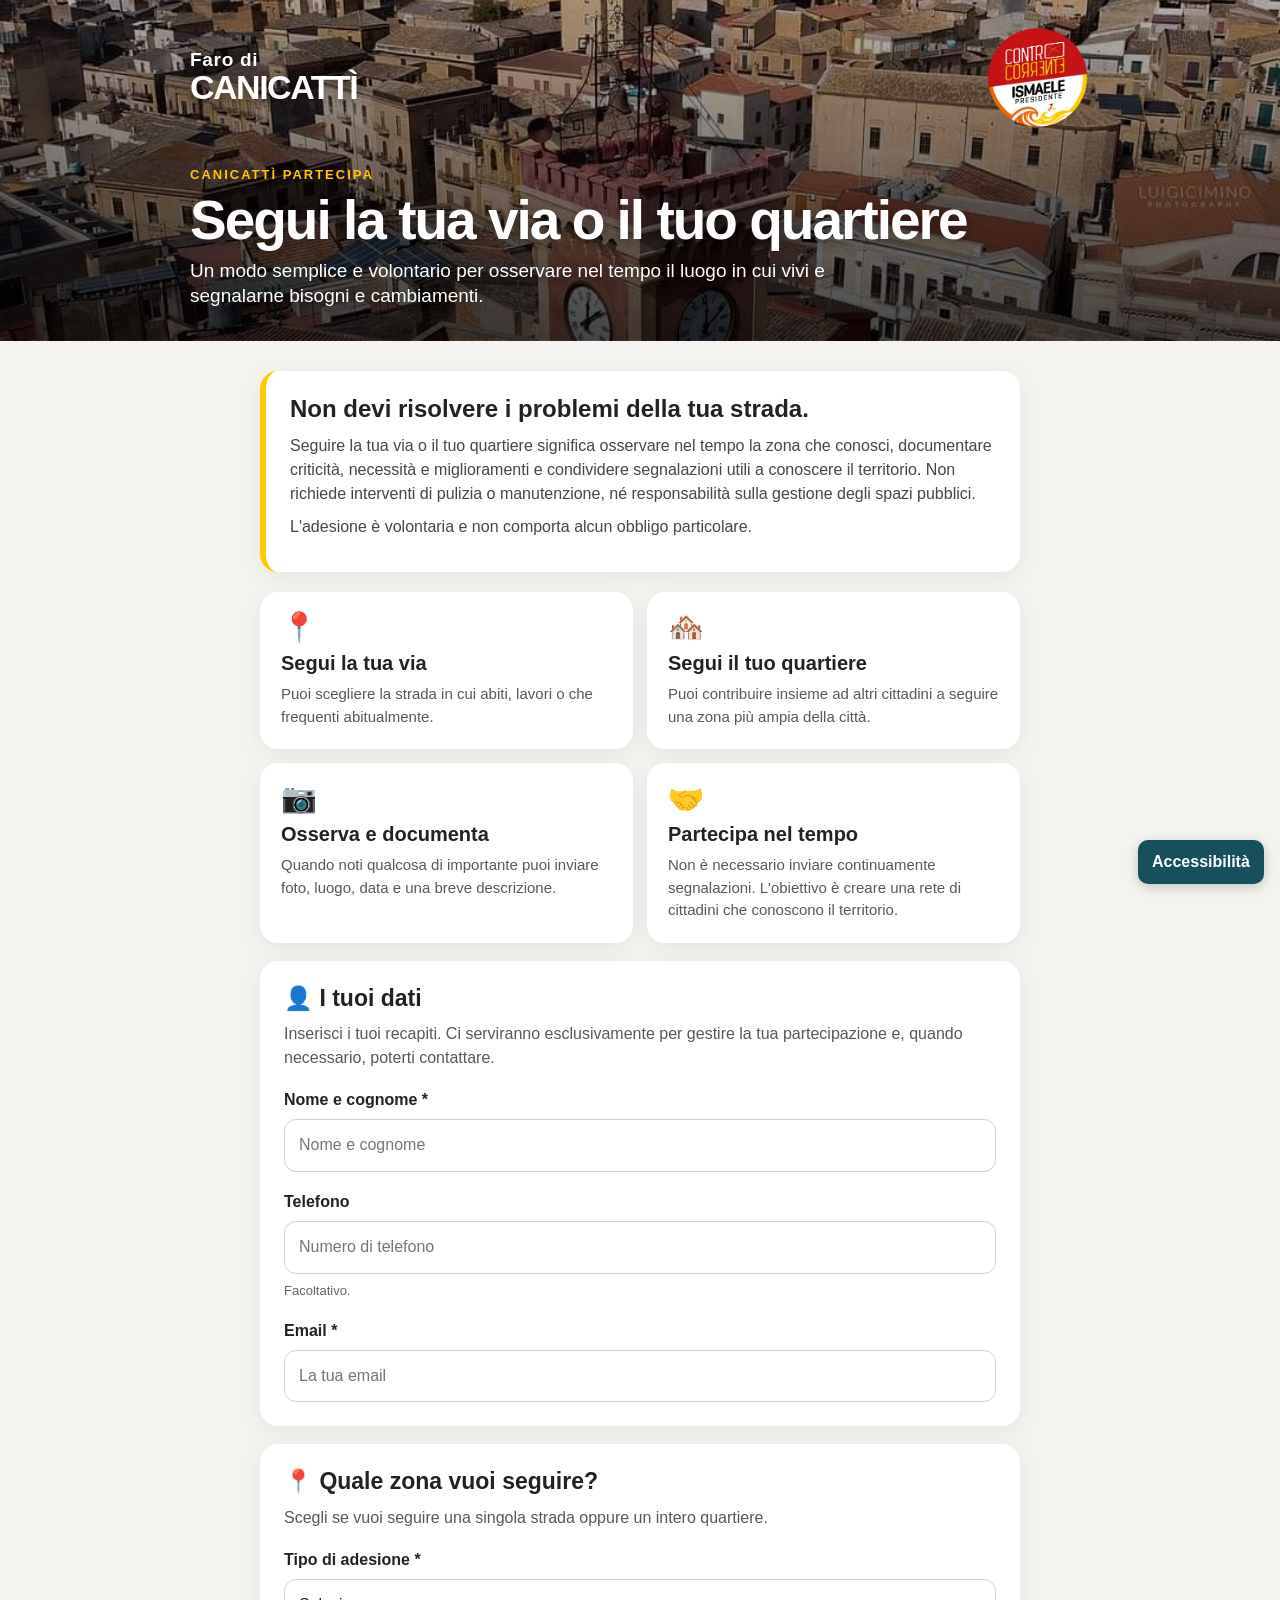
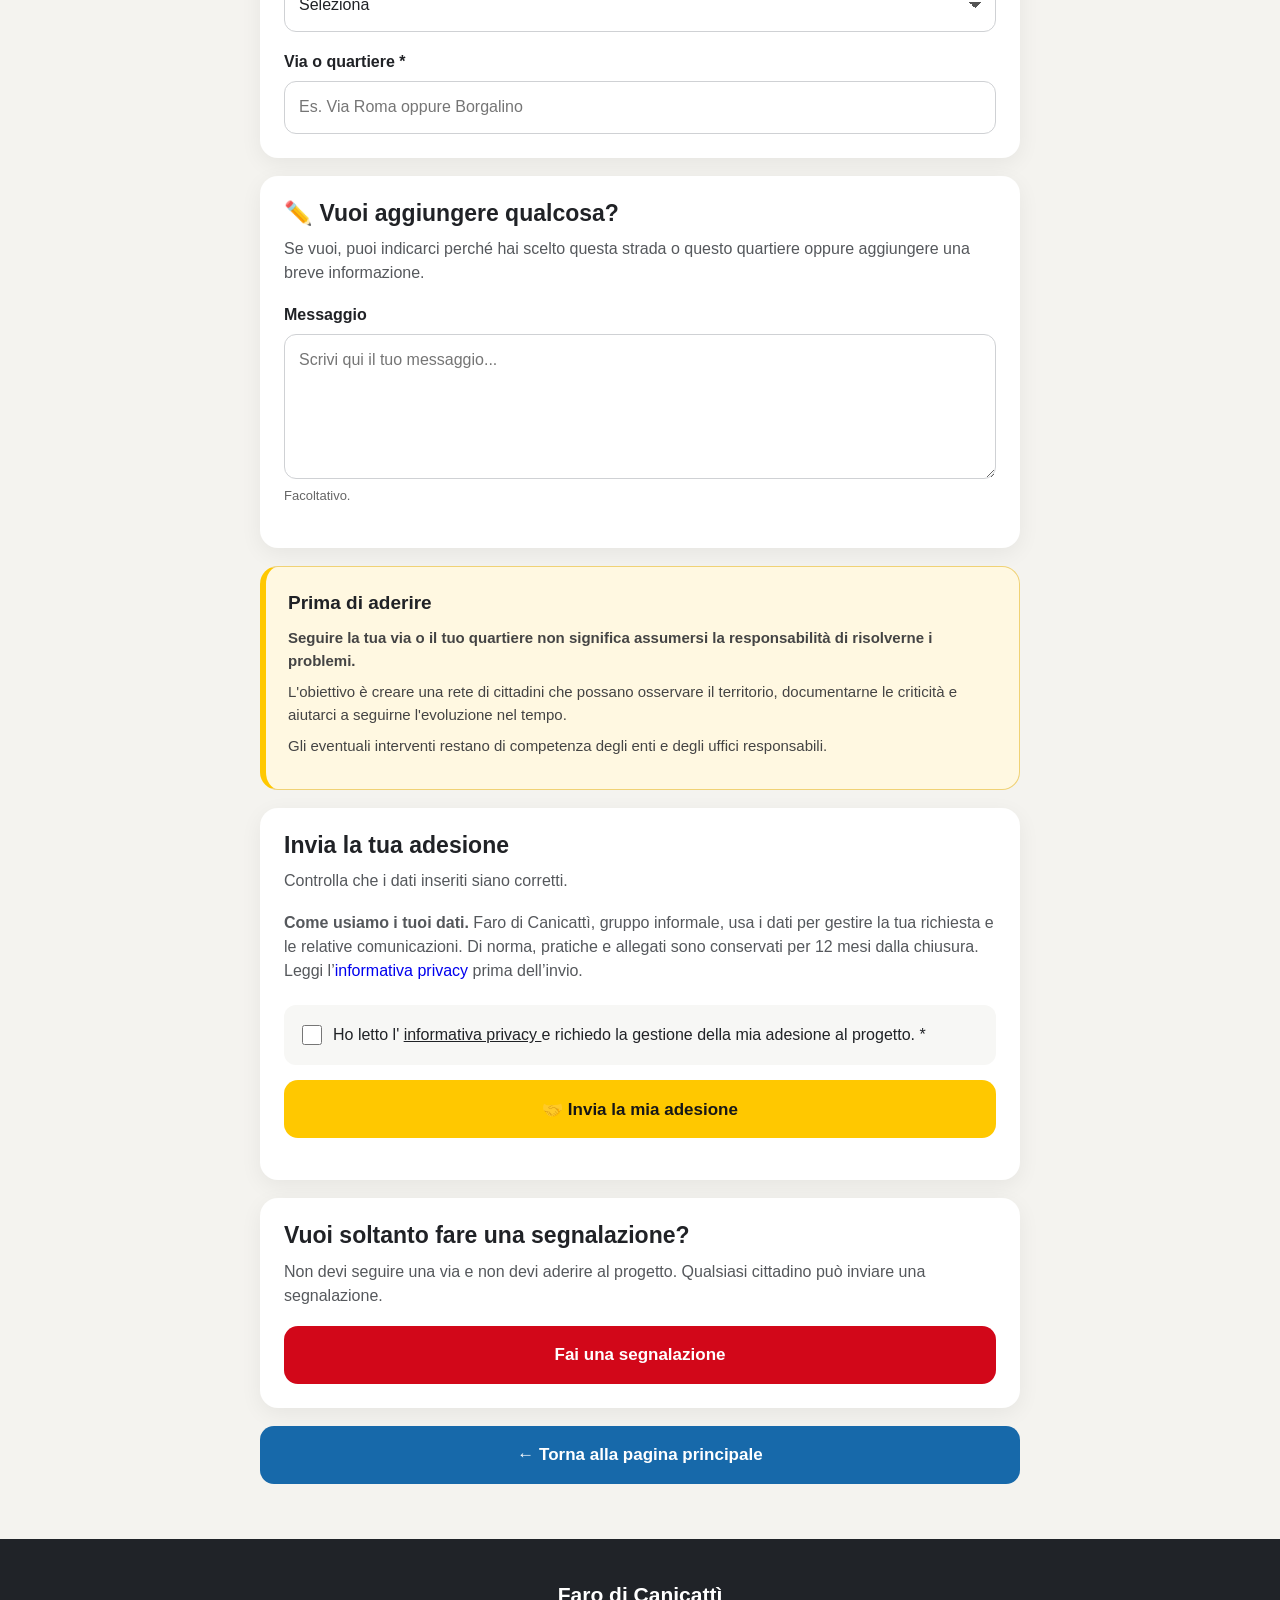
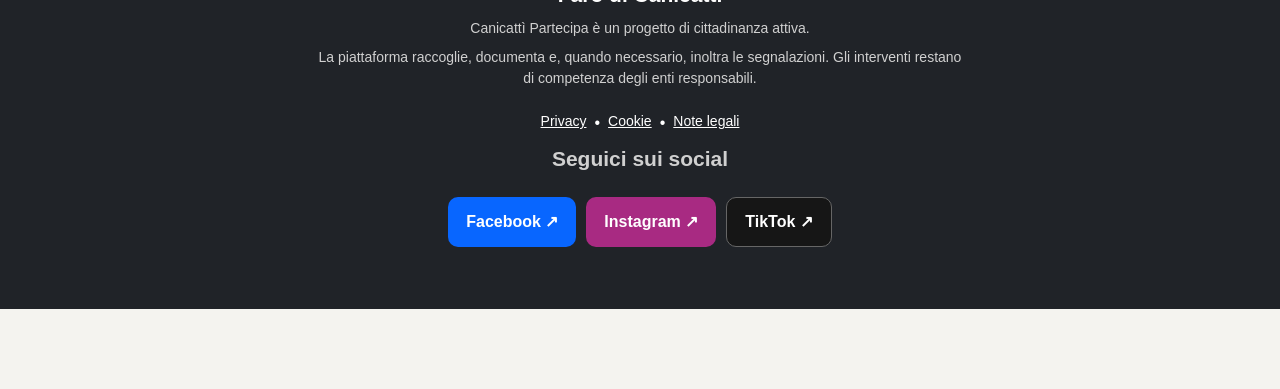
<file: adozione.html>
<!DOCTYPE html>
<html lang="it">

<head>

<meta charset="UTF-8">

<meta
  name="viewport"
  content="width=device-width, initial-scale=1.0, viewport-fit=cover"
>

<title>Segui la tua via o il tuo quartiere | Canicattì Partecipa</title>

<meta
  name="description"
  content="Partecipa al progetto Segui la tua via o il tuo quartiere di Canicattì Partecipa."
>

<style>

/* =====================================================
   RESET
===================================================== */

* {
  box-sizing: border-box;
}

html {
  margin: 0;
  padding: 0;
  -webkit-text-size-adjust: 100%;
}

body {
  margin: 0;
  padding: 0;

  font-family:
    -apple-system,
    BlinkMacSystemFont,
    "Segoe UI",
    Roboto,
    Helvetica,
    Arial,
    sans-serif;

  background: #f4f3ef;
  color: #202226;

  line-height: 1.5;
}

a {
  text-decoration: none;
}


/* =====================================================
   TESTATA
===================================================== */

.page-header {
  position: relative;

  min-height: 330px;

  overflow: hidden;

  color: white;

  background:
    linear-gradient(
      180deg,
      rgba(0,0,0,.28),
      rgba(0,0,0,.72)
    ),
    url("IMG_8923.webp");

  background-size: cover;
  background-position: center;
}

.header-inner {
  width: calc(100% - 40px);
  max-width: 900px;

  min-height: 330px;

  margin: 0 auto;

  padding: 25px 0 32px;

  display: flex;
  flex-direction: column;
  justify-content: space-between;
}


/* =====================================================
   FARO + LOGO
===================================================== */

.brand-row {
  display: flex;
  align-items: center;
  justify-content: space-between;

  gap: 15px;
}

.faro-title {
  color: white;

  font-size: 34px;
  line-height: .93;

  font-weight: 900;

  letter-spacing: -1.5px;

  text-transform: uppercase;

  text-shadow:
    0 3px 12px rgba(0,0,0,.55);
}

.faro-small {
  display: block;

  margin-bottom: 3px;

  font-size: .56em;

  font-weight: 700;

  letter-spacing: .7px;

  text-transform: none;
}

.logo-box {
  flex: 0 0 105px;

  width: 105px;
  height: 105px;

  display: flex;
  align-items: center;
  justify-content: center;
}

.logo-box img {
  display: block;

  width: 100%;
  height: 100%;

  object-fit: contain;
}


/* =====================================================
   TITOLO PAGINA
===================================================== */

.page-title {
  margin-top: 35px;
}

.page-title .project {
  margin-bottom: 8px;

  color: #ffc800;

  font-size: 13px;

  font-weight: 850;

  letter-spacing: 2px;

  text-transform: uppercase;
}

.page-title h1 {
  margin: 0 0 10px;

  color: white;

  font-size: clamp(37px, 8vw, 55px);

  line-height: 1;

  letter-spacing: -2px;

  text-shadow:
    0 3px 14px rgba(0,0,0,.45);
}

.page-title p {
  margin: 0;

  max-width: 650px;

  color: white;

  font-size: 19px;
  line-height: 1.35;

  text-shadow:
    0 2px 8px rgba(0,0,0,.5);
}


/* =====================================================
   CONTENUTO
===================================================== */

.wrap {
  width: calc(100% - 32px);
  max-width: 760px;

  margin: 0 auto;

  padding: 30px 0 55px;
}


/* =====================================================
   INTRO
===================================================== */

.intro {
  margin-bottom: 20px;

  padding: 24px;

  background: white;

  border-left: 6px solid #ffc800;

  border-radius: 18px;

  box-shadow:
    0 6px 22px rgba(0,0,0,.06);
}

.intro h2 {
  margin: 0 0 12px;

  font-size: 24px;
  line-height: 1.15;
}

.intro p {
  margin: 9px 0;

  font-size: 16px;
  line-height: 1.5;

  color: #44464a;
}


/* =====================================================
   CARD
===================================================== */

.form-card {
  margin-bottom: 18px;

  padding: 24px;

  background: white;

  border-radius: 18px;

  box-shadow:
    0 6px 22px rgba(0,0,0,.06);
}

.form-card h2 {
  margin: 0 0 10px;

  font-size: 23px;
  line-height: 1.2;
}

.form-card p {
  margin: 8px 0 18px;

  color: #55585c;

  font-size: 16px;
  line-height: 1.5;
}


/* =====================================================
   COME FUNZIONA
===================================================== */

.info-grid {
  display: grid;

  grid-template-columns:
    repeat(2, minmax(0, 1fr));

  gap: 14px;

  margin-bottom: 18px;
}

.info-card {
  padding: 21px;

  background: white;

  border-radius: 18px;

  box-shadow:
    0 6px 22px rgba(0,0,0,.06);
}

.info-icon {
  margin-bottom: 9px;

  font-size: 29px;
  line-height: 1;
}

.info-card h2 {
  margin: 0 0 8px;

  font-size: 20px;
  line-height: 1.2;
}

.info-card p {
  margin: 0;

  color: #55585c;

  font-size: 15px;
  line-height: 1.5;
}


/* =====================================================
   CAMPI
===================================================== */

label {
  display: block;

  margin: 18px 0 7px;

  font-size: 16px;
}

input,
select,
textarea {
  display: block;

  width: 100%;
  max-width: 100%;

  margin: 0;

  padding: 15px 14px;

  border: 1px solid #cfd1d4;

  border-radius: 12px;

  background: white;

  color: #202226;

  font-family: inherit;

  font-size: 16px;
  line-height: 1.3;

  outline: none;

  appearance: none;
  -webkit-appearance: none;
}

select {
  padding-right: 42px;

  background-image:
    linear-gradient(45deg, transparent 50%, #555 50%),
    linear-gradient(135deg, #555 50%, transparent 50%);

  background-position:
    calc(100% - 20px) 50%,
    calc(100% - 14px) 50%;

  background-size:
    6px 6px,
    6px 6px;

  background-repeat: no-repeat;
}

textarea {
  min-height: 145px;

  resize: vertical;
}

input:focus,
select:focus,
textarea:focus {
  border-color: #d4aa00;

  box-shadow:
    0 0 0 3px rgba(255,200,0,.18);
}

.form-note {
  margin-top: 7px !important;

  color: #666 !important;

  font-size: 13px !important;
}


/* =====================================================
   PRIVACY
===================================================== */

.privacy-box {
  margin-top: 22px;

  padding: 18px;

  background: #f7f7f5;

  border-radius: 12px;

  font-size: 14px;
  line-height: 1.5;
}

.privacy-box label {
  margin: 0;

  display: flex;
  align-items: flex-start;

  gap: 11px;
}

.privacy-box input[type="checkbox"] {
  flex: 0 0 auto;

  width: 20px;
  height: 20px;

  margin: 2px 0 0;

  padding: 0;

  appearance: auto;
  -webkit-appearance: checkbox;
}

.privacy-box a {
  color: #202226;

  text-decoration: underline;
}


/* =====================================================
   AVVISO
===================================================== */

.warning {
  margin-bottom: 18px;

  padding: 22px;

  background: #fff8e1;

  border: 1px solid #f0d275;
  border-left: 6px solid #ffc800;

  border-radius: 18px;
}

.warning-title {
  display: block;

  margin-bottom: 10px;

  font-size: 19px;
}

.warning p {
  margin: 9px 0;

  font-size: 15px;
  line-height: 1.5;

  color: #444;
}


/* =====================================================
   PULSANTI
===================================================== */

.button {
  width: 100%;

  min-height: 58px;

  margin-top: 15px;

  padding: 15px 18px;

  display: flex;
  align-items: center;
  justify-content: center;

  border: 0;
  border-radius: 14px;

  font-family: inherit;

  font-size: 17px;
  font-weight: 800;

  text-align: center;

  cursor: pointer;

  transition:
    transform .12s ease,
    opacity .12s ease;
}

.button:active {
  transform: scale(.985);
}

.button:disabled {
  opacity: .6;

  cursor: not-allowed;
}

.button-yellow {
  background: #ffc800;
  color: #171717;
}

.button-red {
  background: #d20719;
  color: white;
}

.button-home {
  margin-top: 4px;

  background: #1769aa;
  color: white;
}


/* =====================================================
   MESSAGGI
===================================================== */

#messaggioAdesione {
  margin-top: 18px;

  font-size: 15px;
  line-height: 1.5;

  overflow-wrap: anywhere;
}

.success-box {
  padding: 18px;

  background: #edf8ef;

  border-left: 5px solid #269443;
  border-radius: 10px;

  color: #173d21;
}

.error-box {
  padding: 18px;

  background: #fff0f0;

  border-left: 5px solid #d20719;
  border-radius: 10px;

  color: #6b1717;
}


/* =====================================================
   FOOTER
===================================================== */

footer {
  padding:
    40px
    20px
    calc(40px + env(safe-area-inset-bottom));

  background: #202328;

  color: white;

  text-align: center;
}

footer strong {
  display: block;

  margin-bottom: 8px;

  font-size: 21px;
}

footer p {
  max-width: 650px;

  margin: 8px auto;

  color: #d0d0d0;

  font-size: 14px;
  line-height: 1.5;
}

.footer-links {
  margin-top: 22px;

  display: flex;
  justify-content: center;
  flex-wrap: wrap;

  gap: 8px;
}

.footer-links a {
  color: white;

  font-size: 14px;

  text-decoration: underline;
}


/* =====================================================
   SMARTPHONE
===================================================== */

@media (max-width: 600px) {

  .page-header {
    min-height: 315px;
  }

  .header-inner {
    width: calc(100% - 36px);

    min-height: 315px;

    padding-top:
      max(20px, env(safe-area-inset-top));

    padding-bottom: 27px;
  }

  .faro-title {
    max-width: calc(100% - 112px);

    font-size: 30px;
  }

  .logo-box {
    flex: 0 0 102px;

    width: 102px;
    height: 102px;
  }

  .page-title {
    margin-top: 25px;
  }

  .page-title h1 {
    font-size: clamp(34px, 9.5vw, 45px);
  }

  .page-title p {
    font-size: 18px;
  }

  .wrap {
    width: calc(100% - 26px);

    padding-top: 20px;
  }

  .intro,
  .form-card,
  .warning {
    padding: 21px 18px;

    border-radius: 17px;
  }

  .info-grid {
    grid-template-columns: 1fr;
  }

  .info-card {
    padding: 20px 18px;

    border-radius: 17px;
  }

  .intro h2,
  .form-card h2 {
    font-size: 22px;
  }

  input,
  select,
  textarea {
    font-size: 16px;

    padding: 15px 13px;
  }

  .button {
    min-height: 58px;

    font-size: 16px;
  }

}


/* =====================================================
   SMARTPHONE MOLTO PICCOLI
===================================================== */

@media (max-width: 370px) {

  .faro-title {
    font-size: 27px;
  }

  .logo-box {
    flex-basis: 90px;

    width: 90px;
    height: 90px;
  }

  .page-title h1 {
    font-size: 33px;
  }

  .wrap {
    width: calc(100% - 22px);
  }

  .intro,
  .form-card,
  .warning,
  .info-card {
    padding: 19px 16px;
  }

}


/* Navigazione e social uniformi alle altre pagine */
a.cp-torna-home{display:block;color:inherit;text-decoration:none;cursor:pointer}
a.cp-torna-home:focus-visible{outline:4px solid #ffc800;outline-offset:-4px}
.cp-social{display:flex;justify-content:center;flex-wrap:wrap;gap:10px;margin:22px auto;max-width:650px}
.cp-social a{display:inline-flex;align-items:center;justify-content:center;min-height:44px;padding:12px 18px;border-radius:10px;color:#fff!important;text-decoration:none;font-weight:750}
.cp-social a:hover{filter:brightness(.92)}
.cp-social a:focus-visible{outline:3px solid #ffc800;outline-offset:3px}
.cp-social .hp-facebook{background:#0866ff}.cp-social .hp-instagram{background:#a82a82}.cp-social .hp-tiktok{background:#161616;border:1px solid #666}
@media(max-width:650px){.cp-social{padding:0 15px}.cp-social a{flex:1 1 120px}}

[hidden]{display:none!important}
.cp-schermo-stato{min-height:100vh;display:grid;place-content:center;padding:30px 20px;text-align:center;background:#f4f3ef;color:#202226}
.cp-schermo-stato>div{max-width:650px;margin:auto}
.cp-schermo-stato p{white-space:pre-wrap;overflow-wrap:anywhere;line-height:1.6}
.cp-schermo-stato button{border:0;border-radius:10px;padding:13px 18px;background:#1769aa;color:white;font:inherit;font-weight:700;cursor:pointer}
.cp-schermo-stato button:disabled{opacity:.6;cursor:wait}

</style>


<script>
// Ultimo stato verificato nella scheda: ripristino immediato, poi verifica in rete.
function cpSalvaStato(riga){
  try{sessionStorage.setItem('cp-stato-sito',JSON.stringify({manutenzione:riga.manutenzione,messaggio_manutenzione:riga.messaggio_manutenzione || ''}));}catch(e){}
}
function cpRipristinaStato(home){
  try{
    const stato=JSON.parse(sessionStorage.getItem('cp-stato-sito'));
    if(!stato || typeof stato.manutenzione!=='boolean')return null;
    const contenuto=document.getElementById(home?'hpContenuto':'cpPaginaPubblica');
    const schermo=document.getElementById(home?'hpAccesso':'cpSchermoStato');
    contenuto.hidden=stato.manutenzione;contenuto.inert=stato.manutenzione;
    schermo.hidden=!stato.manutenzione;
    document.getElementById(home?'hpTitoloStato':'cpTitoloStato').textContent='Sito in manutenzione';
    document.getElementById(home?'hpTestoStato':'cpTestoStato').textContent=stato.messaggio_manutenzione || 'Stiamo aggiornando il sito. Torna a trovarci tra poco.';
    document.getElementById(home?'hpRiprovaStato':'cpRiprovaStato').hidden=false;
    return stato;
  }catch(e){return null;}
}
</script>
<script defer src="cp-visite.js"></script>
</head>


<body>
<section id="cpSchermoStato" class="cp-schermo-stato" aria-live="polite" hidden>
  <div><h1 id="cpTitoloStato" tabindex="-1">Canicattì Partecipa</h1>
  <p id="cpTestoStato">Verifica dello stato del sito in corso...</p>
  <button id="cpRiprovaStato" type="button" hidden>Riprova</button>
  <noscript><p>Attiva JavaScript per visualizzare lo stato aggiornato del sito.</p></noscript></div>
</section>
<div id="cpPaginaPubblica" hidden inert>
<script>window.cpStatoIniziale=cpRipristinaStato(false);</script>



<!-- =====================================================
     TESTATA
===================================================== -->

<header class="page-header">
<a class="cp-torna-home" href="index.html" aria-label="Torna alla home">

  <div class="header-inner">


    <div class="brand-row">

      <div class="faro-title">

        <span class="faro-small">
          Faro di
        </span>

        Canicattì

      </div>


      <div class="logo-box">

        <img
          src="IMG_8924.png"
          alt="Controcorrente"
        >

      </div>

    </div>


    <div class="page-title">

      <div class="project">
        Canicattì Partecipa
      </div>

      <h1>
        Segui la tua via o il tuo quartiere
      </h1>

      <p>
        Un modo semplice e volontario per osservare nel tempo
        il luogo in cui vivi e segnalarne bisogni e cambiamenti.
      </p>

    </div>


  </div>

</a>
</header>



<!-- =====================================================
     CONTENUTO
===================================================== -->

<main class="wrap">


  <section class="intro">

    <h2>
      Non devi risolvere i problemi della tua strada.
    </h2>

    <p>
      Seguire la tua via o il tuo quartiere significa osservare nel tempo
      la zona che conosci, documentare criticità, necessità e miglioramenti
      e condividere segnalazioni utili a conoscere il territorio.
      Non richiede interventi di pulizia o manutenzione, né responsabilità
      sulla gestione degli spazi pubblici.
    </p>

    <p>
      L'adesione è volontaria e non comporta
      alcun obbligo particolare.
    </p>

  </section>



  <!-- COME FUNZIONA -->

  <section class="info-grid">


    <div class="info-card">

      <div class="info-icon">
        📍
      </div>

      <h2>
        Segui la tua via
      </h2>

      <p>
        Puoi scegliere la strada in cui abiti,
        lavori o che frequenti abitualmente.
      </p>

    </div>


    <div class="info-card">

      <div class="info-icon">
        🏘️
      </div>

      <h2>
        Segui il tuo quartiere
      </h2>

      <p>
        Puoi contribuire insieme ad altri cittadini
        a seguire una zona più ampia della città.
      </p>

    </div>


    <div class="info-card">

      <div class="info-icon">
        📷
      </div>

      <h2>
        Osserva e documenta
      </h2>

      <p>
        Quando noti qualcosa di importante puoi inviare
        foto, luogo, data e una breve descrizione.
      </p>

    </div>


    <div class="info-card">

      <div class="info-icon">
        🤝
      </div>

      <h2>
        Partecipa nel tempo
      </h2>

      <p>
        Non è necessario inviare continuamente segnalazioni.
        L'obiettivo è creare una rete di cittadini
        che conoscono il territorio.
      </p>

    </div>


  </section>



  <!-- DATI PERSONALI -->

  <form
    id="formAdesione"
    novalidate
  >


    <section class="form-card">

      <h2>
        👤 I tuoi dati
      </h2>

      <p>
        Inserisci i tuoi recapiti.
        Ci serviranno esclusivamente per gestire
        la tua partecipazione e, quando necessario,
        poterti contattare.
      </p>


      <label for="nome">
        <strong>Nome e cognome *</strong>
      </label>

      <input
        type="text"
        id="nome"
        name="nome"
        autocomplete="name"
        placeholder="Nome e cognome"
        required
      >


      <label for="telefono">
        <strong>Telefono</strong>
      </label>

      <input
        type="tel"
        id="telefono"
        name="telefono"
        autocomplete="tel"
        inputmode="tel"
        placeholder="Numero di telefono"
      >

      <p class="form-note">
        Facoltativo.
      </p>


      <label for="email">
        <strong>Email *</strong>
      </label>

      <input
        type="email"
        id="email"
        name="email"
        autocomplete="email"
        inputmode="email"
        placeholder="La tua email"
        required
      >

    </section>



    <!-- SCELTA -->

    <section class="form-card">

      <h2>
        📍 Quale zona vuoi seguire?
      </h2>

      <p>
        Scegli se vuoi seguire una singola strada
        oppure un intero quartiere.
      </p>


      <label for="tipo">
        <strong>Tipo di adesione *</strong>
      </label>

      <select
        id="tipo"
        name="tipo"
        required
      >

        <option value="">
          Seleziona
        </option>

        <option value="Adotta una via">
          Segui la tua via
        </option>

        <option value="Adotta un quartiere">
          Segui il tuo quartiere
        </option>

      </select>


      <label for="zona">
        <strong>Via o quartiere *</strong>
      </label>

      <input
        type="text"
        id="zona"
        name="zona"
        placeholder="Es. Via Roma oppure Borgalino"
        required
      >

    </section>



    <!-- MESSAGGIO -->

    <section class="form-card">

      <h2>
        ✏️ Vuoi aggiungere qualcosa?
      </h2>

      <p>
        Se vuoi, puoi indicarci perché hai scelto
        questa strada o questo quartiere oppure
        aggiungere una breve informazione.
      </p>


      <label for="messaggio">
        <strong>Messaggio</strong>
      </label>

      <textarea
        id="messaggio"
        name="messaggio"
        placeholder="Scrivi qui il tuo messaggio..."
      ></textarea>

      <p class="form-note">
        Facoltativo.
      </p>

    </section>



    <!-- AVVISO -->

    <section class="warning">

      <strong class="warning-title">
        Prima di aderire
      </strong>

      <p>
        <strong>
          Seguire la tua via o il tuo quartiere
          non significa assumersi la responsabilità
          di risolverne i problemi.
        </strong>
      </p>

      <p>
        L'obiettivo è creare una rete di cittadini
        che possano osservare il territorio,
        documentarne le criticità e aiutarci
        a seguirne l'evoluzione nel tempo.
      </p>

      <p>
        Gli eventuali interventi restano di competenza
        degli enti e degli uffici responsabili.
      </p>

    </section>



    <!-- PRIVACY + INVIO -->

    <section class="form-card">

      <h2>
        Invia la tua adesione
      </h2>

      <p>
        Controlla che i dati inseriti siano corretti.
      </p>


      <p id="cpInformativaModulo"><strong>Come usiamo i tuoi dati.</strong> Faro di Canicattì, gruppo informale, usa i dati per gestire la tua richiesta e le relative comunicazioni. Di norma, pratiche e allegati sono conservati per 12 mesi dalla chiusura. Leggi l’<a href="privacy.html" target="_blank" rel="noopener">informativa privacy</a> prima dell’invio.</p>
<div class="privacy-box">

        <label>

          <input
            type="checkbox"
            id="privacy"
            required
          >

          <span>

            Ho letto l'

            <a
              href="privacy.html"
              target="_blank"
              rel="noopener"
            >
              informativa privacy
            </a>

            e richiedo la gestione della mia adesione al progetto. *

          </span>

        </label>

      </div>


      <button
        class="button button-yellow"
        type="submit"
        id="inviaAdesione"
      >
        🤝 Invia la mia adesione
      </button>


      <div
        id="messaggioAdesione"
        aria-live="polite"
      ></div>


    </section>


  </form>



  <!-- SEGNALAZIONE -->

  <section class="form-card">

    <h2>
      Vuoi soltanto fare una segnalazione?
    </h2>

    <p>
      Non devi seguire una via
      e non devi aderire al progetto.
      Qualsiasi cittadino può inviare
      una segnalazione.
    </p>

    <a
      class="button button-red"
      href="partecipa.html"
    >
      Fai una segnalazione
    </a>

  </section>



  <a
    class="button button-home"
    href="index.html"
  >
    ← Torna alla pagina principale
  </a>


</main>



<!-- =====================================================
     FOOTER
===================================================== -->

<footer>

  <strong>
    Faro di Canicattì
  </strong>

  <p>
    Canicattì Partecipa è un progetto
    di cittadinanza attiva.
  </p>

  <p>
    La piattaforma raccoglie, documenta e,
    quando necessario, inoltra le segnalazioni.
    Gli interventi restano di competenza
    degli enti responsabili.
  </p>

  <div class="footer-links">

    <a href="privacy.html">
      Privacy
    </a>

    <span>•</span>

    <a href="cookie.html">
      Cookie
    </a>

    <span>•</span>

    <a href="note-legali.html">
      Note legali
    </a>

  </div>

<p><strong>Seguici sui social</strong></p>
  <nav class="cp-social" aria-label="Profili social">
    <a class="hp-facebook" href="https://www.facebook.com/share/1N3THY7nBG/?mibextid=wwXIfr" target="_blank" rel="noopener noreferrer" aria-label="Facebook — apre una nuova scheda">Facebook ↗</a>
    <a class="hp-instagram" href="https://www.instagram.com/controcorrente__canicatti?stkn=MXh5aHp6dDVyYmdiMA%3D%3D&amp;utm_source=qr" target="_blank" rel="noopener noreferrer" aria-label="Instagram — apre una nuova scheda">Instagram ↗</a>
    <a class="hp-tiktok" href="https://www.tiktok.com/@controcorrente.fa?_r=1&amp;_t=ZN-9AMPpx5WfPq" target="_blank" rel="noopener noreferrer" aria-label="TikTok — apre una nuova scheda">TikTok ↗</a>
  </nav>
</footer>



<script>

/* =====================================================
   CONFIGURAZIONE
===================================================== */

const ADESIONI_FUNCTION_URL =
  "https://zkwwxxmbikxpzedcmjxx.supabase.co/functions/v1/invia-adesione";


const form =
  document.getElementById("formAdesione");

const pulsante =
  document.getElementById("inviaAdesione");

const risultato =
  document.getElementById("messaggioAdesione");


/* =====================================================
   INVIO ADESIONE
===================================================== */

form.addEventListener(
  "submit",
  async function(event) {

    event.preventDefault();


    const nome =
      document
        .getElementById("nome")
        .value
        .trim();

    const telefono =
      document
        .getElementById("telefono")
        .value
        .trim();

    const email =
      document
        .getElementById("email")
        .value
        .trim();

    const tipo =
      document
        .getElementById("tipo")
        .value;

    const zona =
      document
        .getElementById("zona")
        .value
        .trim();

    const messaggio =
      document
        .getElementById("messaggio")
        .value
        .trim();

    const privacy =
      document
        .getElementById("privacy")
        .checked;


    /* =================================================
       CAMPI OBBLIGATORI
    ================================================= */

    if (
      !nome ||
      !email ||
      !tipo ||
      !zona
    ) {

      risultato.innerHTML =
        '<div class="error-box">' +
        '⚠️ <strong>Compila tutti i campi obbligatori.</strong>' +
        '</div>';

      return;

    }


    /* =================================================
       EMAIL
    ================================================= */

    const emailValida =
      /^[^\s@]+@[^\s@]+\.[^\s@]+$/;


    if (
      !emailValida.test(email)
    ) {

      risultato.innerHTML =
        '<div class="error-box">' +
        '⚠️ <strong>Inserisci un indirizzo email valido.</strong>' +
        '</div>';

      return;

    }


    /* =================================================
       PRIVACY
    ================================================= */

    if (!privacy) {

      risultato.innerHTML =
        '<div class="error-box">' +
        '⚠️ Devi confermare di aver letto l’informativa privacy ' +
        'prima di inviare l’adesione.' +
        '</div>';

      return;

    }


    /* =================================================
       INVIO
    ================================================= */

    pulsante.disabled =
      true;

    pulsante.textContent =
      "Invio in corso...";

    risultato.innerHTML =
      "⏳ Stiamo inviando la tua adesione...";


    try {


      const risposta =
        await fetch(

          ADESIONI_FUNCTION_URL,

          {

            method:
              "POST",

            headers: {

              "Content-Type":
                "application/json"

            },

            body:
              JSON.stringify({

                nome:
                  nome,

                telefono:
                  telefono,

                email:
                  email,

                tipo:
                  tipo,

                zona:
                  zona,

                messaggio:
                  messaggio

              })

          }

        );


      let dati = {};


      try {

        dati =
          await risposta.json();

      } catch (_) {

        dati = {};

      }


      if (
        !risposta.ok ||
        dati.success !== true
      ) {

        throw new Error(
          dati.error ||
          "Errore durante l'invio."
        );

      }


      /* =================================================
         SUCCESSO
      ================================================= */

      let confermaEmail = "";


      if (
        dati.conferma_cittadino ===
        true
      ) {

        confermaEmail =
          "<br><br>📧 Ti abbiamo inviato anche " +
          "una conferma all'indirizzo email indicato.";

      } else {

        confermaEmail =
          "<br><br>La tua adesione è stata ricevuta correttamente. " +
          "Al momento potrebbe non essere arrivata " +
          "la conferma automatica via email.";

      }


      risultato.innerHTML =
        '<div class="success-box">' +

        '✅ <strong>Adesione inviata correttamente!</strong>' +

        '<br><br>' +

        'Grazie per aver dato la tua disponibilità ' +
        'a partecipare al progetto ' +
        '<strong>Segui la tua via o il tuo quartiere</strong>.' +

        confermaEmail +

        '<br><br>' +

        'Quando necessario potremo contattarti ' +
        'utilizzando i recapiti che hai indicato.' +

        '</div>';


      form.reset();


      risultato.scrollIntoView({
        behavior: "smooth",
        block: "center"
      });


    } catch (
      errore
    ) {

      console.error(
        errore
      );


      risultato.innerHTML =
        '<div class="error-box">' +

        '❌ <strong>Non è stato possibile inviare ' +
        'l’adesione.</strong>' +

        '<br><br>' +

        'Riprova tra qualche momento.' +

        '</div>';


    } finally {

      pulsante.disabled =
        false;

      pulsante.textContent =
        "🤝 Invia la mia adesione";

    }

  }
);

</script>


</div><!-- cpPaginaPubblica -->
<script>
/* Stato pubblico condiviso con l'interruttore del pannello admin. */
(() => {
  const url = 'https://zkwwxxmbikxpzedcmjxx.supabase.co/rest/v1/impostazioni_sito?id=eq.1&select=manutenzione,messaggio_manutenzione';
  const key = 'sb_publishable_5usTyC1lIfP6ykIY456Glw_iJdy6NvP';
  const content = document.getElementById('cpPaginaPubblica');
  const screen = document.getElementById('cpSchermoStato');
  const title = document.getElementById('cpTitoloStato');
  const message = document.getElementById('cpTestoStato');
  const retry = document.getElementById('cpRiprovaStato');
  let busy = false;
  let lastMaintenance = window.cpStatoIniziale?.manutenzione === true;
  async function update(){
    if(busy)return;
    busy = true;retry.disabled = true;
    const controller = new AbortController();
    const timer = setTimeout(() => controller.abort(),12000);
    try{
      const response = await fetch(url,{headers:{apikey:key,'Accept-Profile':'public'},cache:'no-store',signal:controller.signal});
      if(!response.ok)throw new Error('HTTP ' + response.status);
      const rows = await response.json();
      if(!Array.isArray(rows) || rows.length!==1 || typeof rows[0].manutenzione!=='boolean')throw new Error('Stato non disponibile');
      const maintenance = rows[0].manutenzione;
      lastMaintenance = maintenance;
      cpSalvaStato(rows[0]);
      const entering = maintenance && screen.hidden;
      content.hidden = maintenance;content.inert = maintenance;screen.hidden = !maintenance;
      title.textContent = 'Sito in manutenzione';
      message.textContent = rows[0].messaggio_manutenzione || 'Stiamo aggiornando il sito. Torna a trovarci tra poco.';
      if(entering)title.focus();
    }catch(error){
      console.error('Verifica manutenzione:',error);
      // Conserva la manutenzione confermata; un errore non blocca la pagina.
      content.hidden = lastMaintenance;
      content.inert = lastMaintenance;
      screen.hidden = !lastMaintenance;
    }finally{clearTimeout(timer);busy=false;retry.disabled=false;retry.hidden=false;}
  }
  retry.addEventListener('click',update);
  document.addEventListener('visibilitychange',()=>{if(!document.hidden)update();});
  window.addEventListener('pageshow',update);
  window.addEventListener('online',update);
  setInterval(()=>{if(!document.hidden)update();},30000);
  update();
})();

</script>
<script defer src="cp-accessibilita.js"></script>
</body>

</html>
</file>
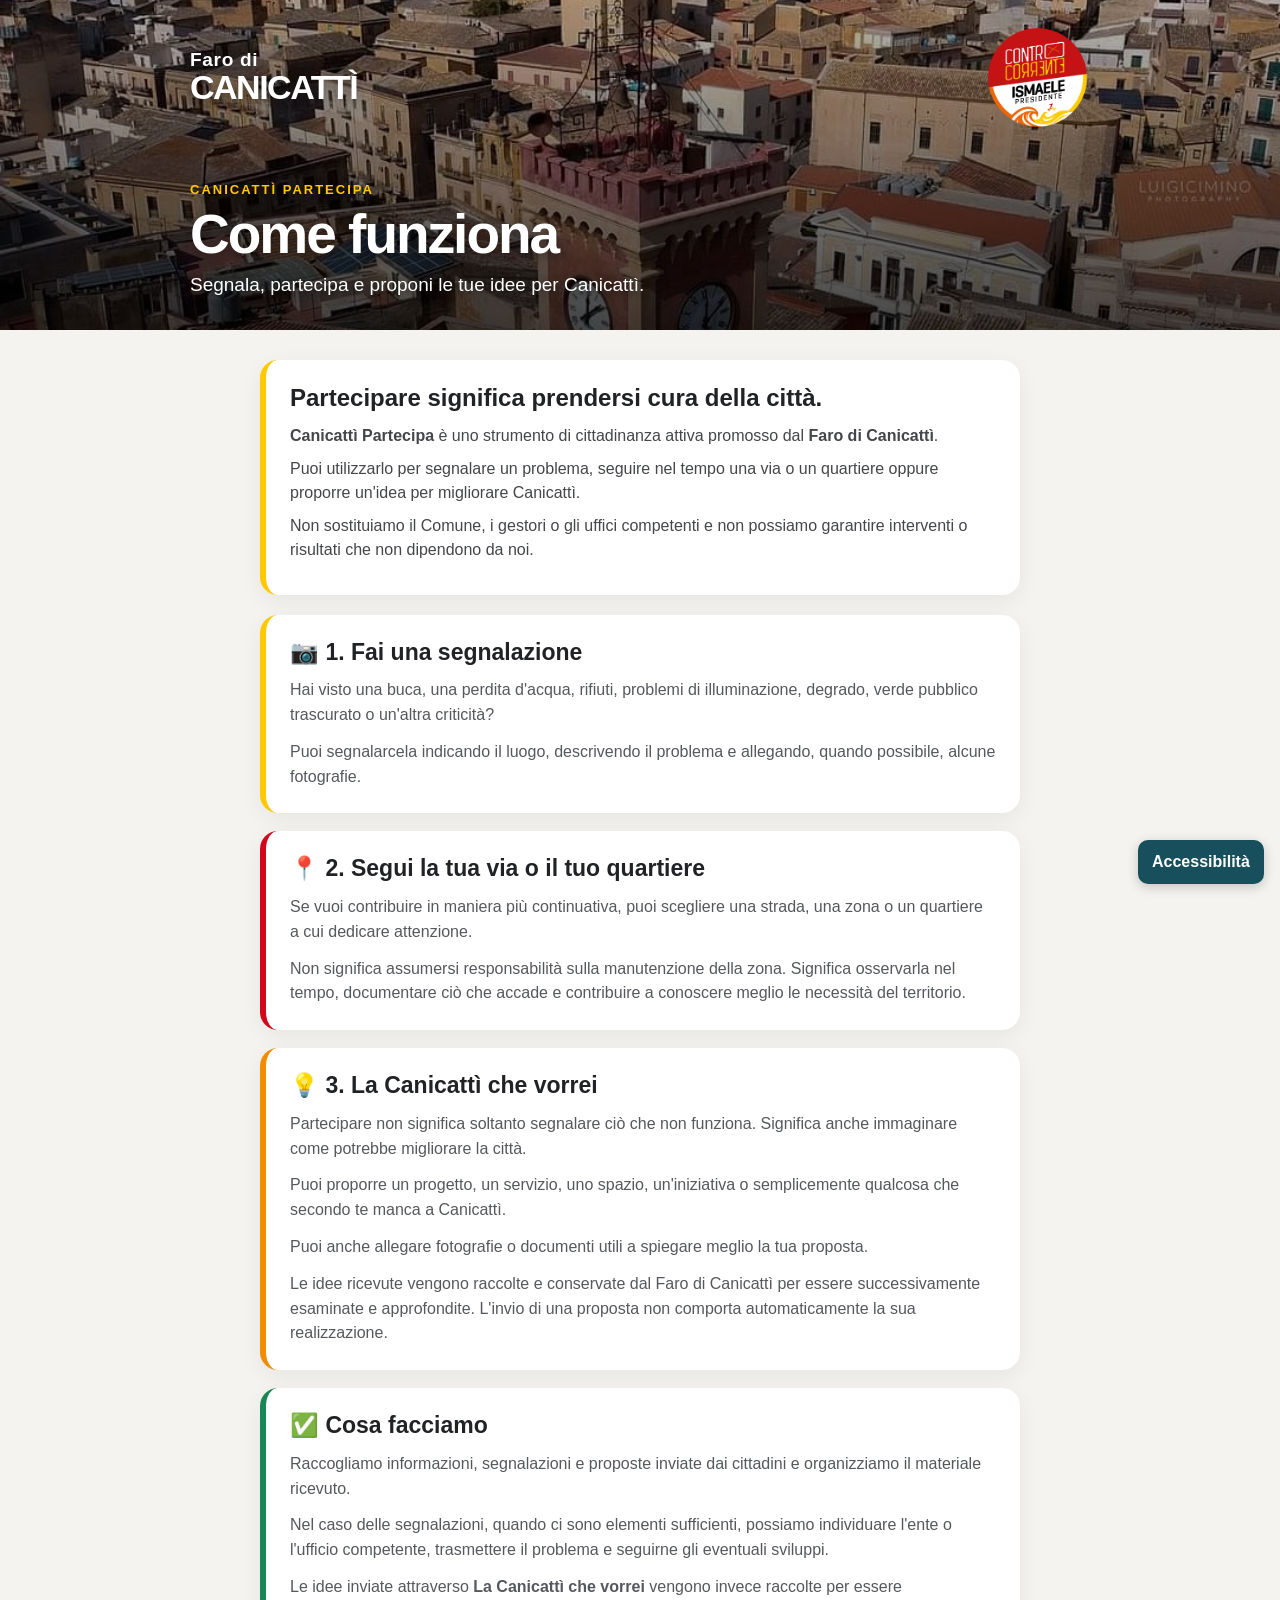
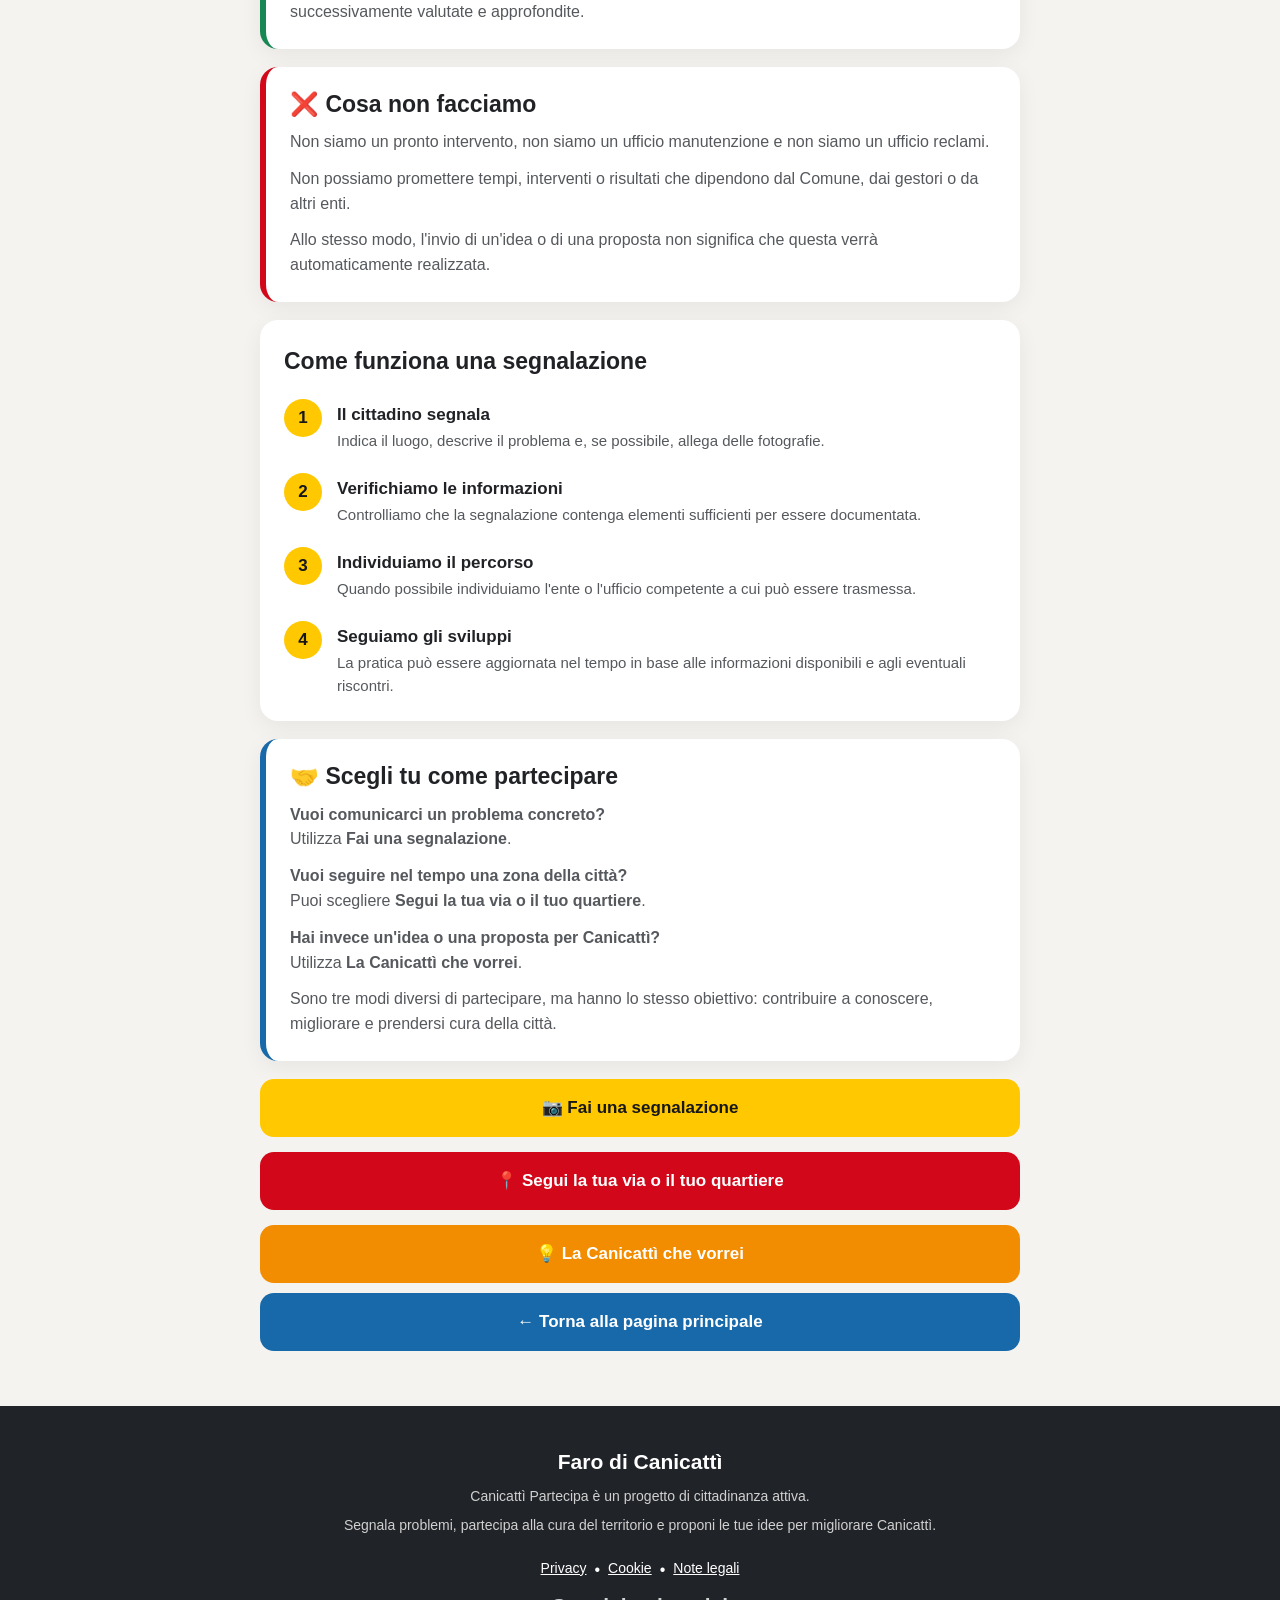
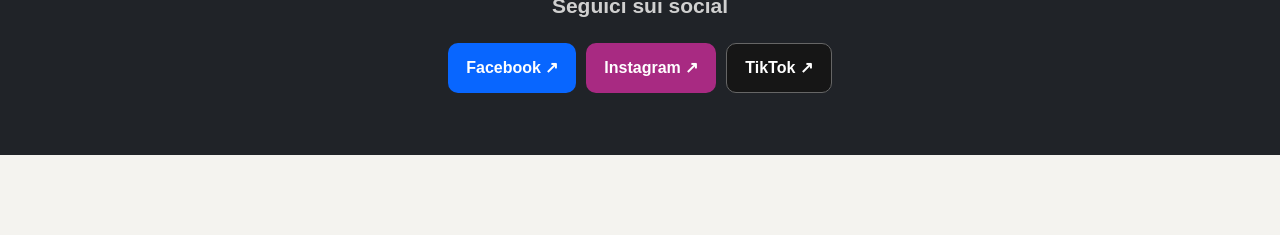
<file: come-funziona.html>
<!DOCTYPE html>
<html lang="it">

<head>

<meta charset="UTF-8">

<meta
  name="viewport"
  content="width=device-width, initial-scale=1.0, viewport-fit=cover"
>

<title>Come funziona | Canicattì Partecipa</title>

<meta
  name="description"
  content="Scopri come funziona Canicattì Partecipa, il progetto di cittadinanza attiva del Faro di Canicattì."
>

<style>

/* =====================================================
   RESET
===================================================== */

* {
  box-sizing: border-box;
}

html {
  margin: 0;
  padding: 0;
  -webkit-text-size-adjust: 100%;
}

body {
  margin: 0;
  padding: 0;

  font-family:
    -apple-system,
    BlinkMacSystemFont,
    "Segoe UI",
    Roboto,
    Helvetica,
    Arial,
    sans-serif;

  background: #f4f3ef;
  color: #202226;

  line-height: 1.5;
}

a {
  text-decoration: none;
}


/* =====================================================
   TESTATA
===================================================== */

.page-header {
  position: relative;

  min-height: 330px;

  overflow: hidden;

  color: white;

  background:
    linear-gradient(
      180deg,
      rgba(0,0,0,.28),
      rgba(0,0,0,.72)
    ),
    url("IMG_8923.webp");

  background-size: cover;
  background-position: center;
}

.header-inner {
  width: calc(100% - 40px);
  max-width: 900px;

  min-height: 330px;

  margin: 0 auto;

  padding: 25px 0 32px;

  display: flex;
  flex-direction: column;
  justify-content: space-between;
}


/* =====================================================
   FARO + LOGO
===================================================== */

.brand-row {
  display: flex;
  align-items: center;
  justify-content: space-between;

  gap: 15px;
}

.faro-title {
  color: white;

  font-size: 34px;
  line-height: .93;

  font-weight: 900;

  letter-spacing: -1.5px;

  text-transform: uppercase;

  text-shadow:
    0 3px 12px rgba(0,0,0,.55);
}

.faro-small {
  display: block;

  margin-bottom: 3px;

  font-size: .56em;

  font-weight: 700;

  letter-spacing: .7px;

  text-transform: none;

  color: white;
}

.faro-canicatti {
  color: white;
}

.logo-box {
  flex: 0 0 105px;

  width: 105px;
  height: 105px;

  display: flex;
  align-items: center;
  justify-content: center;
}

.logo-box img {
  display: block;

  width: 100%;
  height: 100%;

  object-fit: contain;
}


/* =====================================================
   TITOLO PAGINA
===================================================== */

.page-title {
  margin-top: 35px;
}

.page-title .project {
  margin-bottom: 8px;

  color: #ffc800;

  font-size: 13px;

  font-weight: 850;

  letter-spacing: 2px;

  text-transform: uppercase;
}

.page-title h1 {
  margin: 0 0 10px;

  color: white;

  font-size: clamp(37px, 8vw, 55px);

  line-height: 1;

  letter-spacing: -2px;

  text-shadow:
    0 3px 14px rgba(0,0,0,.45);
}

.page-title p {
  margin: 0;

  max-width: 650px;

  color: white;

  font-size: 19px;
  line-height: 1.35;

  text-shadow:
    0 2px 8px rgba(0,0,0,.5);
}


/* =====================================================
   CONTENUTO
===================================================== */

.wrap {
  width: calc(100% - 32px);
  max-width: 760px;

  margin: 0 auto;

  padding: 30px 0 55px;
}


/* =====================================================
   AVVISO INIZIALE
===================================================== */

.intro {
  margin-bottom: 20px;

  padding: 24px;

  background: white;

  border-left: 6px solid #ffc800;

  border-radius: 18px;

  box-shadow:
    0 6px 22px rgba(0,0,0,.06);
}

.intro h2 {
  margin: 0 0 12px;

  font-size: 24px;
  line-height: 1.15;
}

.intro p {
  margin: 9px 0;

  color: #44464a;

  font-size: 16px;
  line-height: 1.5;
}


/* =====================================================
   CARD
===================================================== */

.info-card {
  margin-bottom: 18px;

  padding: 24px;

  background: white;

  border-radius: 18px;

  box-shadow:
    0 6px 22px rgba(0,0,0,.06);
}

.info-card h2 {
  margin: 0 0 12px;

  font-size: 23px;
  line-height: 1.2;
}

.info-card p {
  margin: 0;

  color: #55585c;

  font-size: 16px;
  line-height: 1.55;
}


/* =====================================================
   CARD COLORATE
===================================================== */

.card-green {
  border-left: 6px solid #198754;
}

.card-red {
  border-left: 6px solid #d20719;
}

.card-blue {
  border-left: 6px solid #1769aa;
}

.card-yellow {
  border-left: 6px solid #ffc800;
}

.card-orange {
  border-left: 6px solid #f28c00;
}


/* =====================================================
   COME FUNZIONA - PASSAGGI
===================================================== */

.steps {
  margin-bottom: 18px;

  padding: 24px;

  background: white;

  border-radius: 18px;

  box-shadow:
    0 6px 22px rgba(0,0,0,.06);
}

.steps h2 {
  margin: 0 0 20px;

  font-size: 23px;
}

.step {
  display: flex;

  gap: 15px;

  margin-bottom: 20px;
}

.step:last-child {
  margin-bottom: 0;
}

.step-number {
  flex: 0 0 38px;

  width: 38px;
  height: 38px;

  display: flex;
  align-items: center;
  justify-content: center;

  border-radius: 50%;

  background: #ffc800;
  color: #171717;

  font-size: 17px;
  font-weight: 900;
}

.step-text {
  padding-top: 3px;
}

.step-text strong {
  display: block;

  margin-bottom: 3px;

  font-size: 17px;
}

.step-text p {
  margin: 0;

  color: #55585c;

  font-size: 15px;
  line-height: 1.5;
}


/* =====================================================
   PULSANTI
===================================================== */

.button {
  width: 100%;

  min-height: 58px;

  margin-top: 15px;

  padding: 15px 18px;

  display: flex;
  align-items: center;
  justify-content: center;

  border: 0;
  border-radius: 14px;

  font-family: inherit;

  font-size: 17px;
  font-weight: 800;

  text-align: center;

  cursor: pointer;

  transition:
    transform .12s ease,
    opacity .12s ease;
}

.button:active {
  transform: scale(.985);
}

.button-yellow {
  background: #ffc800;
  color: #171717;
}

.button-red {
  background: #d20719;
  color: white;
}

.button-orange {
  background: #f28c00;
  color: white;
}

.button-home {
  margin-top: 10px;

  background: #1769aa;
  color: white;
}


/* =====================================================
   FOOTER
===================================================== */

footer {
  padding:
    40px
    20px
    calc(40px + env(safe-area-inset-bottom));

  background: #202328;

  color: white;

  text-align: center;
}

footer strong {
  display: block;

  margin-bottom: 8px;

  font-size: 21px;
}

footer p {
  max-width: 650px;

  margin: 8px auto;

  color: #d0d0d0;

  font-size: 14px;
  line-height: 1.5;
}

.footer-links {
  margin-top: 22px;

  display: flex;
  justify-content: center;
  flex-wrap: wrap;

  gap: 8px;
}

.footer-links a {
  color: white;

  font-size: 14px;

  text-decoration: underline;
}


/* =====================================================
   SMARTPHONE
===================================================== */

@media (max-width: 600px) {

  .page-header {
    min-height: 315px;
  }

  .header-inner {
    width: calc(100% - 36px);

    min-height: 315px;

    padding-top:
      max(20px, env(safe-area-inset-top));

    padding-bottom: 27px;
  }

  .faro-title {
    max-width: calc(100% - 112px);

    font-size: 30px;
  }

  .logo-box {
    flex: 0 0 102px;

    width: 102px;
    height: 102px;
  }

  .page-title {
    margin-top: 25px;
  }

  .page-title h1 {
    font-size: clamp(36px, 10vw, 46px);
  }

  .page-title p {
    font-size: 18px;
  }

  .wrap {
    width: calc(100% - 26px);

    padding-top: 20px;
  }

  .intro,
  .info-card,
  .steps {
    padding: 21px 18px;

    border-radius: 17px;
  }

  .intro h2,
  .info-card h2,
  .steps h2 {
    font-size: 22px;
  }

  .button {
    min-height: 58px;

    font-size: 16px;
  }

}


/* =====================================================
   SMARTPHONE MOLTO PICCOLI
===================================================== */

@media (max-width: 370px) {

  .faro-title {
    font-size: 27px;
  }

  .logo-box {
    flex-basis: 90px;

    width: 90px;
    height: 90px;
  }

  .page-title h1 {
    font-size: 35px;
  }

  .wrap {
    width: calc(100% - 22px);
  }

  .intro,
  .info-card,
  .steps {
    padding: 19px 16px;
  }

}


/* Navigazione e social uniformi alle altre pagine */
a.cp-torna-home{display:block;color:inherit;text-decoration:none;cursor:pointer}
a.cp-torna-home:focus-visible{outline:4px solid #ffc800;outline-offset:-4px}
.cp-social{display:flex;justify-content:center;flex-wrap:wrap;gap:10px;margin:22px auto;max-width:650px}
.cp-social a{display:inline-flex;align-items:center;justify-content:center;min-height:44px;padding:12px 18px;border-radius:10px;color:#fff!important;text-decoration:none;font-weight:750}
.cp-social a:hover{filter:brightness(.92)}
.cp-social a:focus-visible{outline:3px solid #ffc800;outline-offset:3px}
.cp-social .hp-facebook{background:#0866ff}.cp-social .hp-instagram{background:#a82a82}.cp-social .hp-tiktok{background:#161616;border:1px solid #666}
@media(max-width:650px){.cp-social{padding:0 15px}.cp-social a{flex:1 1 120px}}

[hidden]{display:none!important}
.cp-schermo-stato{min-height:100vh;display:grid;place-content:center;padding:30px 20px;text-align:center;background:#f4f3ef;color:#202226}
.cp-schermo-stato>div{max-width:650px;margin:auto}
.cp-schermo-stato p{white-space:pre-wrap;overflow-wrap:anywhere;line-height:1.6}
.cp-schermo-stato button{border:0;border-radius:10px;padding:13px 18px;background:#1769aa;color:white;font:inherit;font-weight:700;cursor:pointer}
.cp-schermo-stato button:disabled{opacity:.6;cursor:wait}

</style>


<script>
// Ultimo stato verificato nella scheda: ripristino immediato, poi verifica in rete.
function cpSalvaStato(riga){
  try{sessionStorage.setItem('cp-stato-sito',JSON.stringify({manutenzione:riga.manutenzione,messaggio_manutenzione:riga.messaggio_manutenzione || ''}));}catch(e){}
}
function cpRipristinaStato(home){
  try{
    const stato=JSON.parse(sessionStorage.getItem('cp-stato-sito'));
    if(!stato || typeof stato.manutenzione!=='boolean')return null;
    const contenuto=document.getElementById(home?'hpContenuto':'cpPaginaPubblica');
    const schermo=document.getElementById(home?'hpAccesso':'cpSchermoStato');
    contenuto.hidden=stato.manutenzione;contenuto.inert=stato.manutenzione;
    schermo.hidden=!stato.manutenzione;
    document.getElementById(home?'hpTitoloStato':'cpTitoloStato').textContent='Sito in manutenzione';
    document.getElementById(home?'hpTestoStato':'cpTestoStato').textContent=stato.messaggio_manutenzione || 'Stiamo aggiornando il sito. Torna a trovarci tra poco.';
    document.getElementById(home?'hpRiprovaStato':'cpRiprovaStato').hidden=false;
    return stato;
  }catch(e){return null;}
}
</script>
<script defer src="cp-visite.js"></script>
</head>


<body>
<section id="cpSchermoStato" class="cp-schermo-stato" aria-live="polite" hidden>
  <div><h1 id="cpTitoloStato" tabindex="-1">Canicattì Partecipa</h1>
  <p id="cpTestoStato">Verifica dello stato del sito in corso...</p>
  <button id="cpRiprovaStato" type="button" hidden>Riprova</button>
  <noscript><p>Attiva JavaScript per visualizzare lo stato aggiornato del sito.</p></noscript></div>
</section>
<div id="cpPaginaPubblica" hidden inert>
<script>window.cpStatoIniziale=cpRipristinaStato(false);</script>



<!-- =====================================================
     TESTATA
===================================================== -->

<header class="page-header">
<a class="cp-torna-home" href="index.html" aria-label="Torna alla home">

  <div class="header-inner">


    <div class="brand-row">

      <div class="faro-title">

        <span class="faro-small">
          Faro di
        </span>

        <span class="faro-canicatti">
          Canicattì
        </span>

      </div>


      <div class="logo-box">

        <img
          src="IMG_8924.png"
          alt="Controcorrente"
        >

      </div>

    </div>


    <div class="page-title">

      <div class="project">
        Canicattì Partecipa
      </div>

      <h1>
        Come funziona
      </h1>

      <p>
        Segnala, partecipa e proponi le tue idee per Canicattì.
      </p>

    </div>


  </div>

</a>
</header>



<!-- =====================================================
     CONTENUTO
===================================================== -->

<main class="wrap">


  <!-- INTRO -->

  <section class="intro">

    <h2>
      Partecipare significa prendersi cura della città.
    </h2>

    <p>
      <strong>Canicattì Partecipa</strong>
      è uno strumento di cittadinanza attiva
      promosso dal <strong>Faro di Canicattì</strong>.
    </p>

    <p>
      Puoi utilizzarlo per segnalare un problema,
      seguire nel tempo una via o un quartiere
      oppure proporre un'idea per migliorare Canicattì.
    </p>

    <p>
      Non sostituiamo il Comune, i gestori
      o gli uffici competenti e non possiamo
      garantire interventi o risultati che
      non dipendono da noi.
    </p>

  </section>



  <!-- TRE MODI PER PARTECIPARE -->

  <section class="info-card card-yellow">

    <h2>
      📷 1. Fai una segnalazione
    </h2>

    <p>
      Hai visto una buca, una perdita d'acqua,
      rifiuti, problemi di illuminazione,
      degrado, verde pubblico trascurato
      o un'altra criticità?
    </p>

    <p style="margin-top:12px;">
      Puoi segnalarcela indicando il luogo,
      descrivendo il problema e allegando,
      quando possibile, alcune fotografie.
    </p>

  </section>



  <section class="info-card card-red">

    <h2>
      📍 2. Segui la tua via o il tuo quartiere
    </h2>

    <p>
      Se vuoi contribuire in maniera più continuativa,
      puoi scegliere una strada, una zona
      o un quartiere a cui dedicare attenzione.
    </p>

    <p style="margin-top:12px;">
      Non significa assumersi responsabilità
      sulla manutenzione della zona.
      Significa osservarla nel tempo,
      documentare ciò che accade
      e contribuire a conoscere meglio
      le necessità del territorio.
    </p>

  </section>



  <section class="info-card card-orange">

    <h2>
      💡 3. La Canicattì che vorrei
    </h2>

    <p>
      Partecipare non significa soltanto
      segnalare ciò che non funziona.
      Significa anche immaginare
      come potrebbe migliorare la città.
    </p>

    <p style="margin-top:12px;">
      Puoi proporre un progetto, un servizio,
      uno spazio, un'iniziativa o semplicemente
      qualcosa che secondo te manca a Canicattì.
    </p>

    <p style="margin-top:12px;">
      Puoi anche allegare fotografie
      o documenti utili a spiegare meglio
      la tua proposta.
    </p>

    <p style="margin-top:12px;">
      Le idee ricevute vengono raccolte
      e conservate dal Faro di Canicattì
      per essere successivamente esaminate
      e approfondite.
      L'invio di una proposta non comporta
      automaticamente la sua realizzazione.
    </p>

  </section>



  <!-- COSA FACCIAMO -->

  <section class="info-card card-green">

    <h2>
      ✅ Cosa facciamo
    </h2>

    <p>
      Raccogliamo informazioni, segnalazioni
      e proposte inviate dai cittadini
      e organizziamo il materiale ricevuto.
    </p>

    <p style="margin-top:12px;">
      Nel caso delle segnalazioni,
      quando ci sono elementi sufficienti,
      possiamo individuare l'ente
      o l'ufficio competente,
      trasmettere il problema
      e seguirne gli eventuali sviluppi.
    </p>

    <p style="margin-top:12px;">
      Le idee inviate attraverso
      <strong>La Canicattì che vorrei</strong>
      vengono invece raccolte per essere
      successivamente valutate e approfondite.
    </p>

  </section>



  <!-- COSA NON FACCIAMO -->

  <section class="info-card card-red">

    <h2>
      ❌ Cosa non facciamo
    </h2>

    <p>
      Non siamo un pronto intervento,
      non siamo un ufficio manutenzione
      e non siamo un ufficio reclami.
    </p>

    <p style="margin-top:12px;">
      Non possiamo promettere tempi,
      interventi o risultati che dipendono
      dal Comune, dai gestori o da altri enti.
    </p>

    <p style="margin-top:12px;">
      Allo stesso modo, l'invio di un'idea
      o di una proposta non significa
      che questa verrà automaticamente realizzata.
    </p>

  </section>



  <!-- COME FUNZIONA UNA SEGNALAZIONE -->

  <section class="steps">

    <h2>
      Come funziona una segnalazione
    </h2>


    <div class="step">

      <div class="step-number">
        1
      </div>

      <div class="step-text">

        <strong>
          Il cittadino segnala
        </strong>

        <p>
          Indica il luogo, descrive il problema
          e, se possibile, allega delle fotografie.
        </p>

      </div>

    </div>


    <div class="step">

      <div class="step-number">
        2
      </div>

      <div class="step-text">

        <strong>
          Verifichiamo le informazioni
        </strong>

        <p>
          Controlliamo che la segnalazione
          contenga elementi sufficienti
          per essere documentata.
        </p>

      </div>

    </div>


    <div class="step">

      <div class="step-number">
        3
      </div>

      <div class="step-text">

        <strong>
          Individuiamo il percorso
        </strong>

        <p>
          Quando possibile individuiamo
          l'ente o l'ufficio competente
          a cui può essere trasmessa.
        </p>

      </div>

    </div>


    <div class="step">

      <div class="step-number">
        4
      </div>

      <div class="step-text">

        <strong>
          Seguiamo gli sviluppi
        </strong>

        <p>
          La pratica può essere aggiornata
          nel tempo in base alle informazioni
          disponibili e agli eventuali riscontri.
        </p>

      </div>

    </div>


  </section>



  <!-- SCEGLI COME PARTECIPARE -->

  <section class="info-card card-blue">

    <h2>
      🤝 Scegli tu come partecipare
    </h2>

    <p>
      <strong>Vuoi comunicarci un problema concreto?</strong><br>
      Utilizza <strong>Fai una segnalazione</strong>.
    </p>

    <p style="margin-top:12px;">
      <strong>Vuoi seguire nel tempo una zona della città?</strong><br>
      Puoi scegliere <strong>Segui la tua via o il tuo quartiere</strong>.
    </p>

    <p style="margin-top:12px;">
      <strong>Hai invece un'idea o una proposta per Canicattì?</strong><br>
      Utilizza <strong>La Canicattì che vorrei</strong>.
    </p>

    <p style="margin-top:12px;">
      Sono tre modi diversi di partecipare,
      ma hanno lo stesso obiettivo:
      contribuire a conoscere, migliorare
      e prendersi cura della città.
    </p>

  </section>



  <!-- PULSANTI -->

  <a
    class="button button-yellow"
    href="partecipa.html"
  >
    📷 Fai una segnalazione
  </a>


  <a
    class="button button-red"
    href="adozione.html"
  >
    📍 Segui la tua via o il tuo quartiere
  </a>


  <a
    class="button button-orange"
    href="idee.html"
  >
    💡 La Canicattì che vorrei
  </a>


  <a
    class="button button-home"
    href="index.html"
  >
    ← Torna alla pagina principale
  </a>


</main>



<!-- =====================================================
     FOOTER
===================================================== -->

<footer>

  <strong>
    Faro di Canicattì
  </strong>

  <p>
    Canicattì Partecipa è un progetto
    di cittadinanza attiva.
  </p>

  <p>
    Segnala problemi, partecipa alla cura
    del territorio e proponi le tue idee
    per migliorare Canicattì.
  </p>


  <div class="footer-links">

    <a href="privacy.html">
      Privacy
    </a>

    <span>•</span>

    <a href="cookie.html">
      Cookie
    </a>

    <span>•</span>

    <a href="note-legali.html">
      Note legali
    </a>

  </div>

<p><strong>Seguici sui social</strong></p>
  <nav class="cp-social" aria-label="Profili social">
    <a class="hp-facebook" href="https://www.facebook.com/share/1N3THY7nBG/?mibextid=wwXIfr" target="_blank" rel="noopener noreferrer" aria-label="Facebook — apre una nuova scheda">Facebook ↗</a>
    <a class="hp-instagram" href="https://www.instagram.com/controcorrente__canicatti?stkn=MXh5aHp6dDVyYmdiMA%3D%3D&amp;utm_source=qr" target="_blank" rel="noopener noreferrer" aria-label="Instagram — apre una nuova scheda">Instagram ↗</a>
    <a class="hp-tiktok" href="https://www.tiktok.com/@controcorrente.fa?_r=1&amp;_t=ZN-9AMPpx5WfPq" target="_blank" rel="noopener noreferrer" aria-label="TikTok — apre una nuova scheda">TikTok ↗</a>
  </nav>
</footer>


</div><!-- cpPaginaPubblica -->
<script>
/* Stato pubblico condiviso con l'interruttore del pannello admin. */
(() => {
  const url = 'https://zkwwxxmbikxpzedcmjxx.supabase.co/rest/v1/impostazioni_sito?id=eq.1&select=manutenzione,messaggio_manutenzione';
  const key = 'sb_publishable_5usTyC1lIfP6ykIY456Glw_iJdy6NvP';
  const content = document.getElementById('cpPaginaPubblica');
  const screen = document.getElementById('cpSchermoStato');
  const title = document.getElementById('cpTitoloStato');
  const message = document.getElementById('cpTestoStato');
  const retry = document.getElementById('cpRiprovaStato');
  let busy = false;
  let lastMaintenance = window.cpStatoIniziale?.manutenzione === true;
  async function update(){
    if(busy)return;
    busy = true;retry.disabled = true;
    const controller = new AbortController();
    const timer = setTimeout(() => controller.abort(),12000);
    try{
      const response = await fetch(url,{headers:{apikey:key,'Accept-Profile':'public'},cache:'no-store',signal:controller.signal});
      if(!response.ok)throw new Error('HTTP ' + response.status);
      const rows = await response.json();
      if(!Array.isArray(rows) || rows.length!==1 || typeof rows[0].manutenzione!=='boolean')throw new Error('Stato non disponibile');
      const maintenance = rows[0].manutenzione;
      lastMaintenance = maintenance;
      cpSalvaStato(rows[0]);
      const entering = maintenance && screen.hidden;
      content.hidden = maintenance;content.inert = maintenance;screen.hidden = !maintenance;
      title.textContent = 'Sito in manutenzione';
      message.textContent = rows[0].messaggio_manutenzione || 'Stiamo aggiornando il sito. Torna a trovarci tra poco.';
      if(entering)title.focus();
    }catch(error){
      console.error('Verifica manutenzione:',error);
      // Conserva la manutenzione confermata; un errore non blocca la pagina.
      content.hidden = lastMaintenance;
      content.inert = lastMaintenance;
      screen.hidden = !lastMaintenance;
    }finally{clearTimeout(timer);busy=false;retry.disabled=false;retry.hidden=false;}
  }
  retry.addEventListener('click',update);
  document.addEventListener('visibilitychange',()=>{if(!document.hidden)update();});
  window.addEventListener('pageshow',update);
  window.addEventListener('online',update);
  setInterval(()=>{if(!document.hidden)update();},30000);
  update();
})();

</script>
<script defer src="cp-accessibilita.js"></script>
</body>

</html>
</file>
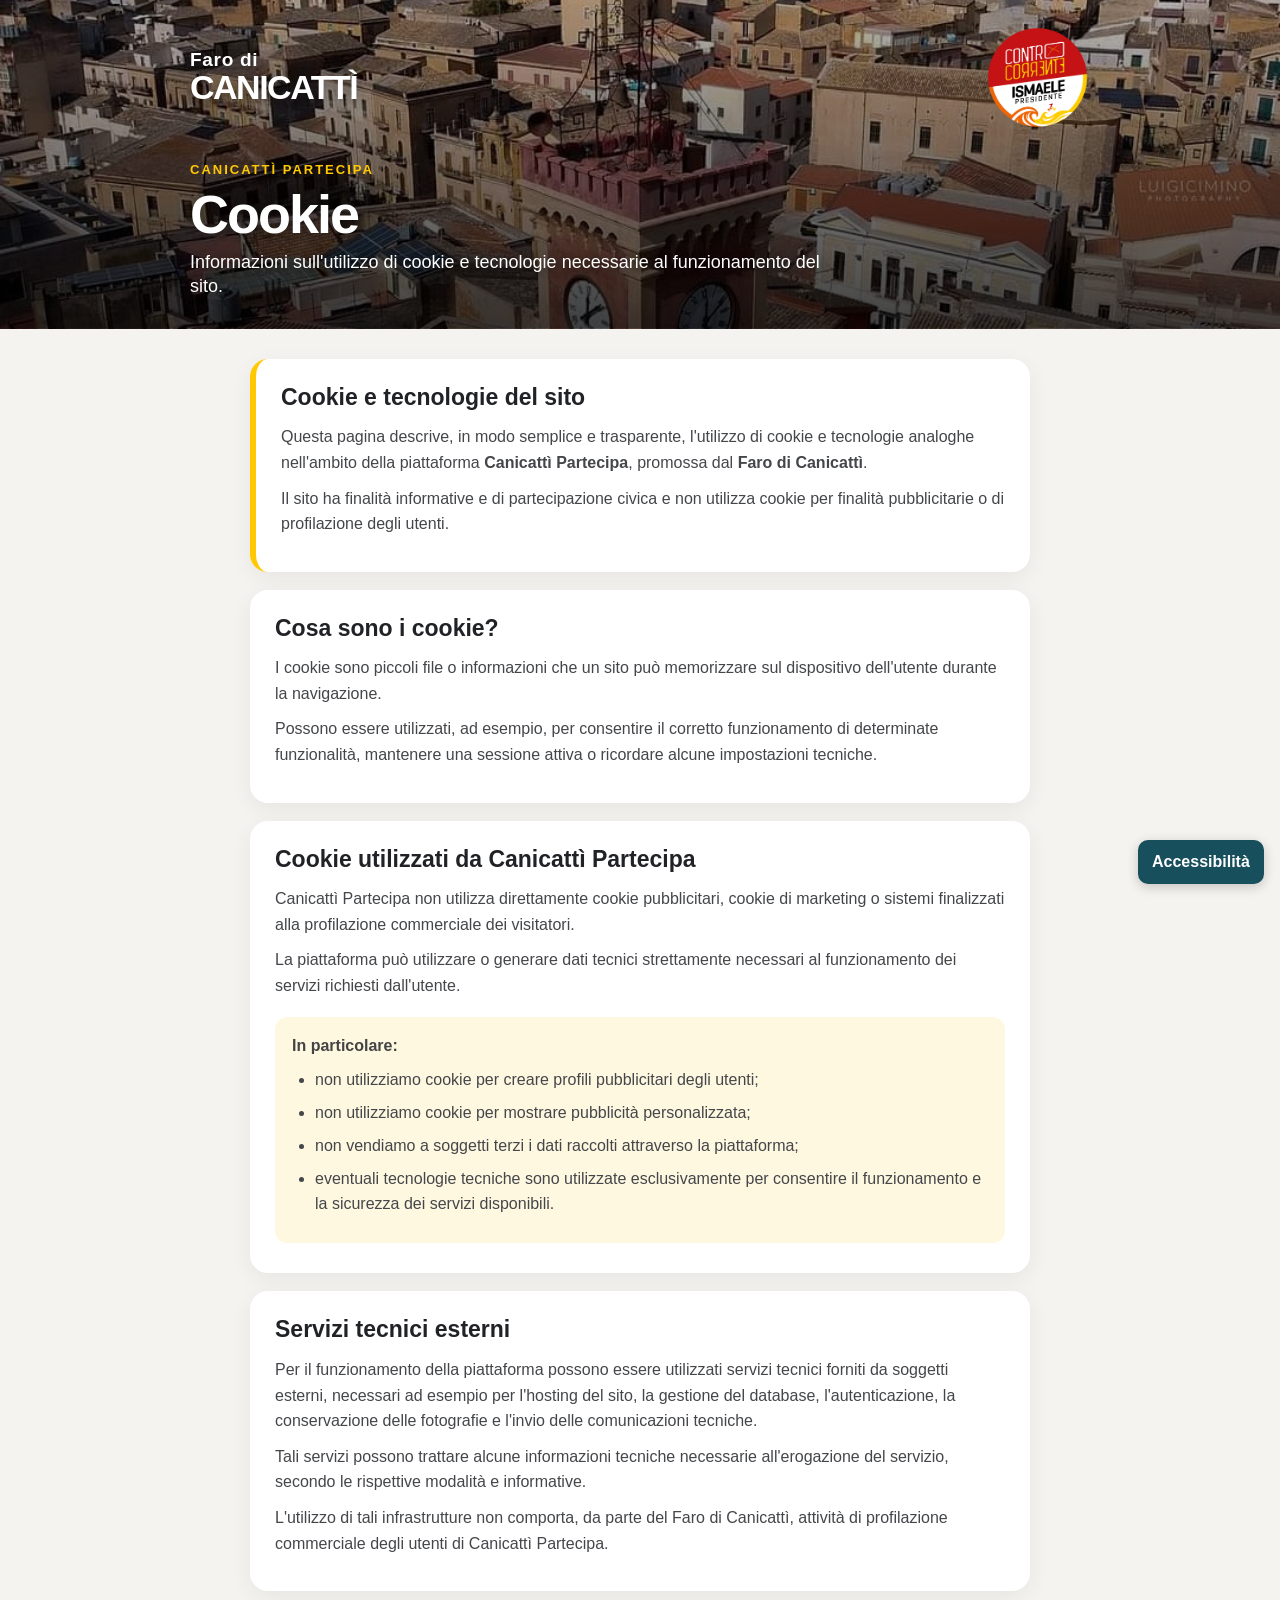
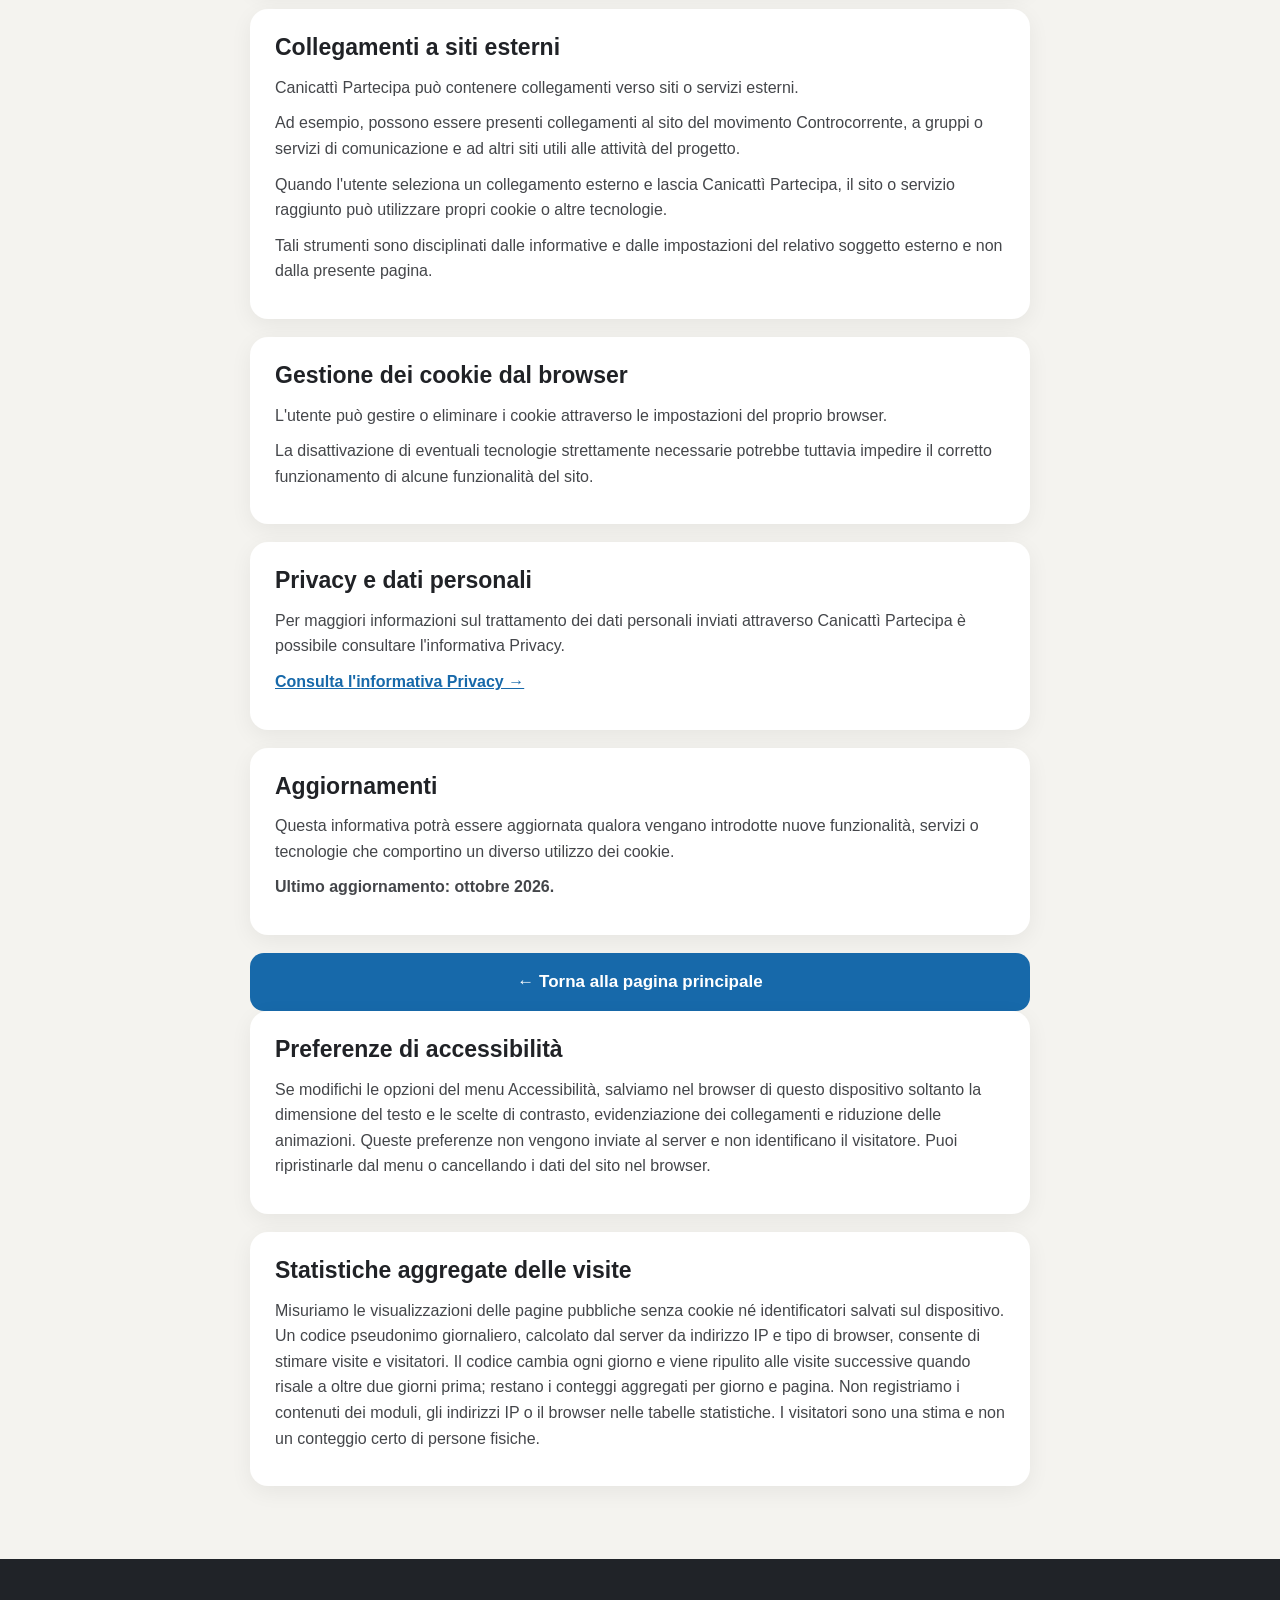
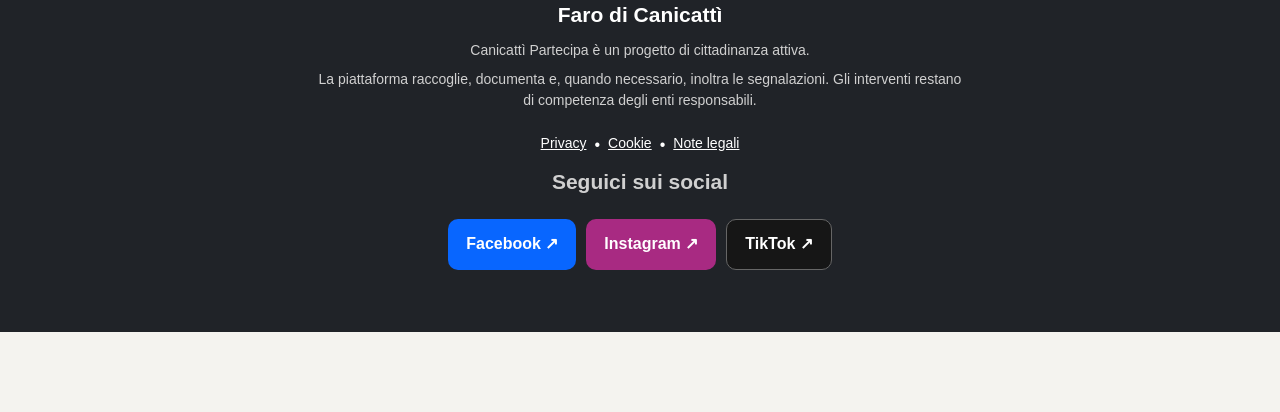
<file: cookie.html>
<!DOCTYPE html>
<html lang="it">

<head>

<meta charset="UTF-8">

<meta
  name="viewport"
  content="width=device-width, initial-scale=1.0, viewport-fit=cover"
>

<title>Cookie | Canicattì Partecipa</title>

<meta
  name="description"
  content="Informazioni sull'utilizzo dei cookie e delle tecnologie tecniche del sito Canicattì Partecipa."
>

<style>

/* =====================================================
   RESET
===================================================== */

* {
  box-sizing: border-box;
}

html {
  margin: 0;
  padding: 0;
  -webkit-text-size-adjust: 100%;
}

body {
  margin: 0;
  padding: 0;

  font-family:
    -apple-system,
    BlinkMacSystemFont,
    "Segoe UI",
    Roboto,
    Helvetica,
    Arial,
    sans-serif;

  background: #f4f3ef;
  color: #202226;

  line-height: 1.55;
}

a {
  text-decoration: none;
}


/* =====================================================
   TESTATA
===================================================== */

.page-header {
  position: relative;

  min-height: 315px;

  overflow: hidden;

  color: white;

  background:
    linear-gradient(
      180deg,
      rgba(0,0,0,.28),
      rgba(0,0,0,.74)
    ),
    url("IMG_8923.webp");

  background-size: cover;
  background-position: center;
}

.header-inner {
  width: calc(100% - 40px);
  max-width: 900px;

  min-height: 315px;

  margin: 0 auto;

  padding: 25px 0 30px;

  display: flex;
  flex-direction: column;
  justify-content: space-between;
}


/* =====================================================
   FARO + LOGO
===================================================== */

.brand-row {
  display: flex;
  align-items: center;
  justify-content: space-between;

  gap: 15px;
}

.faro-title {
  color: white;

  font-size: 34px;
  line-height: .93;

  font-weight: 900;

  letter-spacing: -1.5px;

  text-transform: uppercase;

  text-shadow:
    0 3px 12px rgba(0,0,0,.55);
}

.faro-small {
  display: block;

  margin-bottom: 3px;

  font-size: .56em;

  font-weight: 700;

  letter-spacing: .7px;

  text-transform: none;
}

.logo-box {
  flex: 0 0 105px;

  width: 105px;
  height: 105px;

  display: flex;
  align-items: center;
  justify-content: center;
}

.logo-box img {
  display: block;

  width: 100%;
  height: 100%;

  object-fit: contain;
}


/* =====================================================
   TITOLO
===================================================== */

.page-title {
  margin-top: 30px;
}

.page-title .project {
  margin-bottom: 7px;

  color: #ffc800;

  font-size: 13px;

  font-weight: 850;

  letter-spacing: 2px;

  text-transform: uppercase;
}

.page-title h1 {
  margin: 0 0 9px;

  color: white;

  font-size: clamp(38px, 8vw, 54px);

  line-height: 1;

  letter-spacing: -2px;

  text-shadow:
    0 3px 14px rgba(0,0,0,.45);
}

.page-title p {
  margin: 0;

  max-width: 650px;

  color: white;

  font-size: 18px;
  line-height: 1.35;

  text-shadow:
    0 2px 8px rgba(0,0,0,.5);
}


/* =====================================================
   CONTENUTO
===================================================== */

.wrap {
  width: calc(100% - 32px);
  max-width: 780px;

  margin: 0 auto;

  padding: 30px 0 55px;
}

.card {
  margin-bottom: 18px;

  padding: 25px;

  background: white;

  border-radius: 18px;

  box-shadow:
    0 6px 22px rgba(0,0,0,.06);
}

.card h2 {
  margin: 0 0 13px;

  font-size: 23px;
  line-height: 1.2;
}

.card h3 {
  margin: 22px 0 8px;

  font-size: 18px;
}

.card p {
  margin: 10px 0;

  color: #44464a;

  font-size: 16px;
  line-height: 1.6;
}

.card ul {
  margin: 10px 0;

  padding-left: 23px;

  color: #44464a;
}

.card li {
  margin: 8px 0;
}

.highlight {
  border-left: 6px solid #ffc800;
}

.info-box {
  margin: 18px 0 5px;

  padding: 17px;

  background: #fff8e1;

  border-radius: 12px;

  color: #444;
}


/* =====================================================
   LINK
===================================================== */

.text-link {
  color: #1769aa;

  font-weight: 700;

  text-decoration: underline;

  overflow-wrap: anywhere;
}


/* =====================================================
   PULSANTE HOME
===================================================== */

.button-home {
  width: 100%;

  min-height: 58px;

  margin-top: 5px;

  padding: 15px 18px;

  display: flex;
  align-items: center;
  justify-content: center;

  border-radius: 14px;

  background: #1769aa;
  color: white;

  font-size: 17px;
  font-weight: 800;

  text-align: center;
}


/* =====================================================
   FOOTER
===================================================== */

footer {
  padding:
    40px
    20px
    calc(40px + env(safe-area-inset-bottom));

  background: #202328;

  color: white;

  text-align: center;
}

footer strong {
  display: block;

  margin-bottom: 8px;

  font-size: 21px;
}

footer p {
  max-width: 650px;

  margin: 8px auto;

  color: #d0d0d0;

  font-size: 14px;
  line-height: 1.5;
}

.footer-links {
  margin-top: 22px;

  display: flex;
  justify-content: center;
  flex-wrap: wrap;

  gap: 8px;
}

.footer-links a {
  color: white;

  font-size: 14px;

  text-decoration: underline;
}


/* =====================================================
   SMARTPHONE
===================================================== */

@media (max-width: 600px) {

  .page-header {
    min-height: 300px;
  }

  .header-inner {
    width: calc(100% - 36px);

    min-height: 300px;

    padding-top:
      max(20px, env(safe-area-inset-top));

    padding-bottom: 26px;
  }

  .faro-title {
    max-width: calc(100% - 112px);

    font-size: 30px;
  }

  .logo-box {
    flex: 0 0 102px;

    width: 102px;
    height: 102px;
  }

  .page-title h1 {
    font-size: 42px;
  }

  .page-title p {
    font-size: 17px;
  }

  .wrap {
    width: calc(100% - 26px);

    padding-top: 20px;
  }

  .card {
    padding: 21px 18px;

    border-radius: 17px;
  }

}


/* =====================================================
   SMARTPHONE PICCOLI
===================================================== */

@media (max-width: 370px) {

  .faro-title {
    font-size: 27px;
  }

  .logo-box {
    flex-basis: 90px;

    width: 90px;
    height: 90px;
  }

  .page-title h1 {
    font-size: 37px;
  }

}


/* Navigazione e social uniformi alle altre pagine */
a.cp-torna-home{display:block;color:inherit;text-decoration:none;cursor:pointer}
a.cp-torna-home:focus-visible{outline:4px solid #ffc800;outline-offset:-4px}
.cp-social{display:flex;justify-content:center;flex-wrap:wrap;gap:10px;margin:22px auto;max-width:650px}
.cp-social a{display:inline-flex;align-items:center;justify-content:center;min-height:44px;padding:12px 18px;border-radius:10px;color:#fff!important;text-decoration:none;font-weight:750}
.cp-social a:hover{filter:brightness(.92)}
.cp-social a:focus-visible{outline:3px solid #ffc800;outline-offset:3px}
.cp-social .hp-facebook{background:#0866ff}.cp-social .hp-instagram{background:#a82a82}.cp-social .hp-tiktok{background:#161616;border:1px solid #666}
@media(max-width:650px){.cp-social{padding:0 15px}.cp-social a{flex:1 1 120px}}

[hidden]{display:none!important}
.cp-schermo-stato{min-height:100vh;display:grid;place-content:center;padding:30px 20px;text-align:center;background:#f4f3ef;color:#202226}
.cp-schermo-stato>div{max-width:650px;margin:auto}
.cp-schermo-stato p{white-space:pre-wrap;overflow-wrap:anywhere;line-height:1.6}
.cp-schermo-stato button{border:0;border-radius:10px;padding:13px 18px;background:#1769aa;color:white;font:inherit;font-weight:700;cursor:pointer}
.cp-schermo-stato button:disabled{opacity:.6;cursor:wait}

</style>


<script>
// Ultimo stato verificato nella scheda: ripristino immediato, poi verifica in rete.
function cpSalvaStato(riga){
  try{sessionStorage.setItem('cp-stato-sito',JSON.stringify({manutenzione:riga.manutenzione,messaggio_manutenzione:riga.messaggio_manutenzione || ''}));}catch(e){}
}
function cpRipristinaStato(home){
  try{
    const stato=JSON.parse(sessionStorage.getItem('cp-stato-sito'));
    if(!stato || typeof stato.manutenzione!=='boolean')return null;
    const contenuto=document.getElementById(home?'hpContenuto':'cpPaginaPubblica');
    const schermo=document.getElementById(home?'hpAccesso':'cpSchermoStato');
    contenuto.hidden=stato.manutenzione;contenuto.inert=stato.manutenzione;
    schermo.hidden=!stato.manutenzione;
    document.getElementById(home?'hpTitoloStato':'cpTitoloStato').textContent='Sito in manutenzione';
    document.getElementById(home?'hpTestoStato':'cpTestoStato').textContent=stato.messaggio_manutenzione || 'Stiamo aggiornando il sito. Torna a trovarci tra poco.';
    document.getElementById(home?'hpRiprovaStato':'cpRiprovaStato').hidden=false;
    return stato;
  }catch(e){return null;}
}
</script>
<script defer src="cp-visite.js"></script>
</head>


<body>
<section id="cpSchermoStato" class="cp-schermo-stato" aria-live="polite" hidden>
  <div><h1 id="cpTitoloStato" tabindex="-1">Canicattì Partecipa</h1>
  <p id="cpTestoStato">Verifica dello stato del sito in corso...</p>
  <button id="cpRiprovaStato" type="button" hidden>Riprova</button>
  <noscript><p>Attiva JavaScript per visualizzare lo stato aggiornato del sito.</p></noscript></div>
</section>
<div id="cpPaginaPubblica" hidden inert>
<script>window.cpStatoIniziale=cpRipristinaStato(false);</script>



<!-- =====================================================
     TESTATA
===================================================== -->

<header class="page-header">
<a class="cp-torna-home" href="index.html" aria-label="Torna alla home">

  <div class="header-inner">


    <div class="brand-row">

      <div class="faro-title">

        <span class="faro-small">
          Faro di
        </span>

        Canicattì

      </div>


      <div class="logo-box">

        <img
          src="IMG_8924.png"
          alt="Controcorrente"
        >

      </div>

    </div>


    <div class="page-title">

      <div class="project">
        Canicattì Partecipa
      </div>

      <h1>
        Cookie
      </h1>

      <p>
        Informazioni sull'utilizzo di cookie e tecnologie
        necessarie al funzionamento del sito.
      </p>

    </div>


  </div>

</a>
</header>



<!-- =====================================================
     CONTENUTO
===================================================== -->

<main class="wrap">


  <section class="card highlight">

    <h2>
      Cookie e tecnologie del sito
    </h2>

    <p>
      Questa pagina descrive, in modo semplice e trasparente,
      l'utilizzo di cookie e tecnologie analoghe nell'ambito
      della piattaforma <strong>Canicattì Partecipa</strong>,
      promossa dal <strong>Faro di Canicattì</strong>.
    </p>

    <p>
      Il sito ha finalità informative e di partecipazione civica
      e non utilizza cookie per finalità pubblicitarie o di
      profilazione degli utenti.
    </p>

  </section>



  <section class="card">

    <h2>
      Cosa sono i cookie?
    </h2>

    <p>
      I cookie sono piccoli file o informazioni che un sito
      può memorizzare sul dispositivo dell'utente durante
      la navigazione.
    </p>

    <p>
      Possono essere utilizzati, ad esempio, per consentire
      il corretto funzionamento di determinate funzionalità,
      mantenere una sessione attiva o ricordare alcune
      impostazioni tecniche.
    </p>

  </section>



  <section class="card">

    <h2>
      Cookie utilizzati da Canicattì Partecipa
    </h2>

    <p>
      Canicattì Partecipa non utilizza direttamente cookie
      pubblicitari, cookie di marketing o sistemi finalizzati
      alla profilazione commerciale dei visitatori.
    </p>

    <p>
      La piattaforma può utilizzare o generare dati tecnici
      strettamente necessari al funzionamento dei servizi
      richiesti dall'utente.
    </p>

    <div class="info-box">

      <strong>
        In particolare:
      </strong>

      <ul>

        <li>
          non utilizziamo cookie per creare profili
          pubblicitari degli utenti;
        </li>

        <li>
          non utilizziamo cookie per mostrare
          pubblicità personalizzata;
        </li>

        <li>
          non vendiamo a soggetti terzi i dati
          raccolti attraverso la piattaforma;
        </li>

        <li>
          eventuali tecnologie tecniche sono utilizzate
          esclusivamente per consentire il funzionamento
          e la sicurezza dei servizi disponibili.
        </li>

      </ul>

    </div>

  </section>



  <section class="card">

    <h2>
      Servizi tecnici esterni
    </h2>

    <p>
      Per il funzionamento della piattaforma possono essere
      utilizzati servizi tecnici forniti da soggetti esterni,
      necessari ad esempio per l'hosting del sito,
      la gestione del database, l'autenticazione,
      la conservazione delle fotografie e l'invio
      delle comunicazioni tecniche.
    </p>

    <p>
      Tali servizi possono trattare alcune informazioni
      tecniche necessarie all'erogazione del servizio,
      secondo le rispettive modalità e informative.
    </p>

    <p>
      L'utilizzo di tali infrastrutture non comporta,
      da parte del Faro di Canicattì,
      attività di profilazione commerciale
      degli utenti di Canicattì Partecipa.
    </p>

  </section>



  <section class="card">

    <h2>
      Collegamenti a siti esterni
    </h2>

    <p>
      Canicattì Partecipa può contenere collegamenti
      verso siti o servizi esterni.
    </p>

    <p>
      Ad esempio, possono essere presenti collegamenti
      al sito del movimento Controcorrente,
      a gruppi o servizi di comunicazione
      e ad altri siti utili alle attività del progetto.
    </p>

    <p>
      Quando l'utente seleziona un collegamento esterno
      e lascia Canicattì Partecipa, il sito o servizio
      raggiunto può utilizzare propri cookie
      o altre tecnologie.
    </p>

    <p>
      Tali strumenti sono disciplinati dalle informative
      e dalle impostazioni del relativo soggetto esterno
      e non dalla presente pagina.
    </p>

  </section>



  <section class="card">

    <h2>
      Gestione dei cookie dal browser
    </h2>

    <p>
      L'utente può gestire o eliminare i cookie
      attraverso le impostazioni del proprio browser.
    </p>

    <p>
      La disattivazione di eventuali tecnologie
      strettamente necessarie potrebbe tuttavia
      impedire il corretto funzionamento
      di alcune funzionalità del sito.
    </p>

  </section>



  <section class="card">

    <h2>
      Privacy e dati personali
    </h2>

    <p>
      Per maggiori informazioni sul trattamento
      dei dati personali inviati attraverso
      Canicattì Partecipa è possibile consultare
      l'informativa Privacy.
    </p>

    <p>
      <a
        class="text-link"
        href="privacy.html"
      >
        Consulta l'informativa Privacy →
      </a>
    </p>

  </section>



  <section class="card">

    <h2>
      Aggiornamenti
    </h2>

    <p>
      Questa informativa potrà essere aggiornata
      qualora vengano introdotte nuove funzionalità,
      servizi o tecnologie che comportino
      un diverso utilizzo dei cookie.
    </p>

    <p>
      <strong>Ultimo aggiornamento: ottobre 2026.</strong>
    </p>

  </section>



  <a
    class="button-home"
    href="index.html"
  >
    ← Torna alla pagina principale
  </a>


<section class="card"><h2>Preferenze di accessibilità</h2><p>Se modifichi le opzioni del menu Accessibilità, salviamo nel browser di questo dispositivo soltanto la dimensione del testo e le scelte di contrasto, evidenziazione dei collegamenti e riduzione delle animazioni. Queste preferenze non vengono inviate al server e non identificano il visitatore. Puoi ripristinarle dal menu o cancellando i dati del sito nel browser.</p></section>
<section class="card"><h2>Statistiche aggregate delle visite</h2><p>Misuriamo le visualizzazioni delle pagine pubbliche senza cookie né identificatori salvati sul dispositivo. Un codice pseudonimo giornaliero, calcolato dal server da indirizzo IP e tipo di browser, consente di stimare visite e visitatori. Il codice cambia ogni giorno e viene ripulito alle visite successive quando risale a oltre due giorni prima; restano i conteggi aggregati per giorno e pagina. Non registriamo i contenuti dei moduli, gli indirizzi IP o il browser nelle tabelle statistiche. I visitatori sono una stima e non un conteggio certo di persone fisiche.</p></section>
</main>



<!-- =====================================================
     FOOTER
===================================================== -->

<footer>

  <strong>
    Faro di Canicattì
  </strong>

  <p>
    Canicattì Partecipa è un progetto
    di cittadinanza attiva.
  </p>

  <p>
    La piattaforma raccoglie, documenta e,
    quando necessario, inoltra le segnalazioni.
    Gli interventi restano di competenza
    degli enti responsabili.
  </p>

  <div class="footer-links">

    <a href="privacy.html">
      Privacy
    </a>

    <span>•</span>

    <a href="cookie.html">
      Cookie
    </a>

    <span>•</span>

    <a href="note-legali.html">
      Note legali
    </a>

  </div>

<p><strong>Seguici sui social</strong></p>
  <nav class="cp-social" aria-label="Profili social">
    <a class="hp-facebook" href="https://www.facebook.com/share/1N3THY7nBG/?mibextid=wwXIfr" target="_blank" rel="noopener noreferrer" aria-label="Facebook — apre una nuova scheda">Facebook ↗</a>
    <a class="hp-instagram" href="https://www.instagram.com/controcorrente__canicatti?stkn=MXh5aHp6dDVyYmdiMA%3D%3D&amp;utm_source=qr" target="_blank" rel="noopener noreferrer" aria-label="Instagram — apre una nuova scheda">Instagram ↗</a>
    <a class="hp-tiktok" href="https://www.tiktok.com/@controcorrente.fa?_r=1&amp;_t=ZN-9AMPpx5WfPq" target="_blank" rel="noopener noreferrer" aria-label="TikTok — apre una nuova scheda">TikTok ↗</a>
  </nav>
</footer>


</div><!-- cpPaginaPubblica -->
<script>
/* Stato pubblico condiviso con l'interruttore del pannello admin. */
(() => {
  const url = 'https://zkwwxxmbikxpzedcmjxx.supabase.co/rest/v1/impostazioni_sito?id=eq.1&select=manutenzione,messaggio_manutenzione';
  const key = 'sb_publishable_5usTyC1lIfP6ykIY456Glw_iJdy6NvP';
  const content = document.getElementById('cpPaginaPubblica');
  const screen = document.getElementById('cpSchermoStato');
  const title = document.getElementById('cpTitoloStato');
  const message = document.getElementById('cpTestoStato');
  const retry = document.getElementById('cpRiprovaStato');
  let busy = false;
  let lastMaintenance = window.cpStatoIniziale?.manutenzione === true;
  async function update(){
    if(busy)return;
    busy = true;retry.disabled = true;
    const controller = new AbortController();
    const timer = setTimeout(() => controller.abort(),12000);
    try{
      const response = await fetch(url,{headers:{apikey:key,'Accept-Profile':'public'},cache:'no-store',signal:controller.signal});
      if(!response.ok)throw new Error('HTTP ' + response.status);
      const rows = await response.json();
      if(!Array.isArray(rows) || rows.length!==1 || typeof rows[0].manutenzione!=='boolean')throw new Error('Stato non disponibile');
      const maintenance = rows[0].manutenzione;
      lastMaintenance = maintenance;
      cpSalvaStato(rows[0]);
      const entering = maintenance && screen.hidden;
      content.hidden = maintenance;content.inert = maintenance;screen.hidden = !maintenance;
      title.textContent = 'Sito in manutenzione';
      message.textContent = rows[0].messaggio_manutenzione || 'Stiamo aggiornando il sito. Torna a trovarci tra poco.';
      if(entering)title.focus();
    }catch(error){
      console.error('Verifica manutenzione:',error);
      // Conserva la manutenzione confermata; un errore non blocca la pagina.
      content.hidden = lastMaintenance;
      content.inert = lastMaintenance;
      screen.hidden = !lastMaintenance;
    }finally{clearTimeout(timer);busy=false;retry.disabled=false;retry.hidden=false;}
  }
  retry.addEventListener('click',update);
  document.addEventListener('visibilitychange',()=>{if(!document.hidden)update();});
  window.addEventListener('pageshow',update);
  window.addEventListener('online',update);
  setInterval(()=>{if(!document.hidden)update();},30000);
  update();
})();

</script>
<script defer src="cp-accessibilita.js"></script>
</body>
</html>
</file>
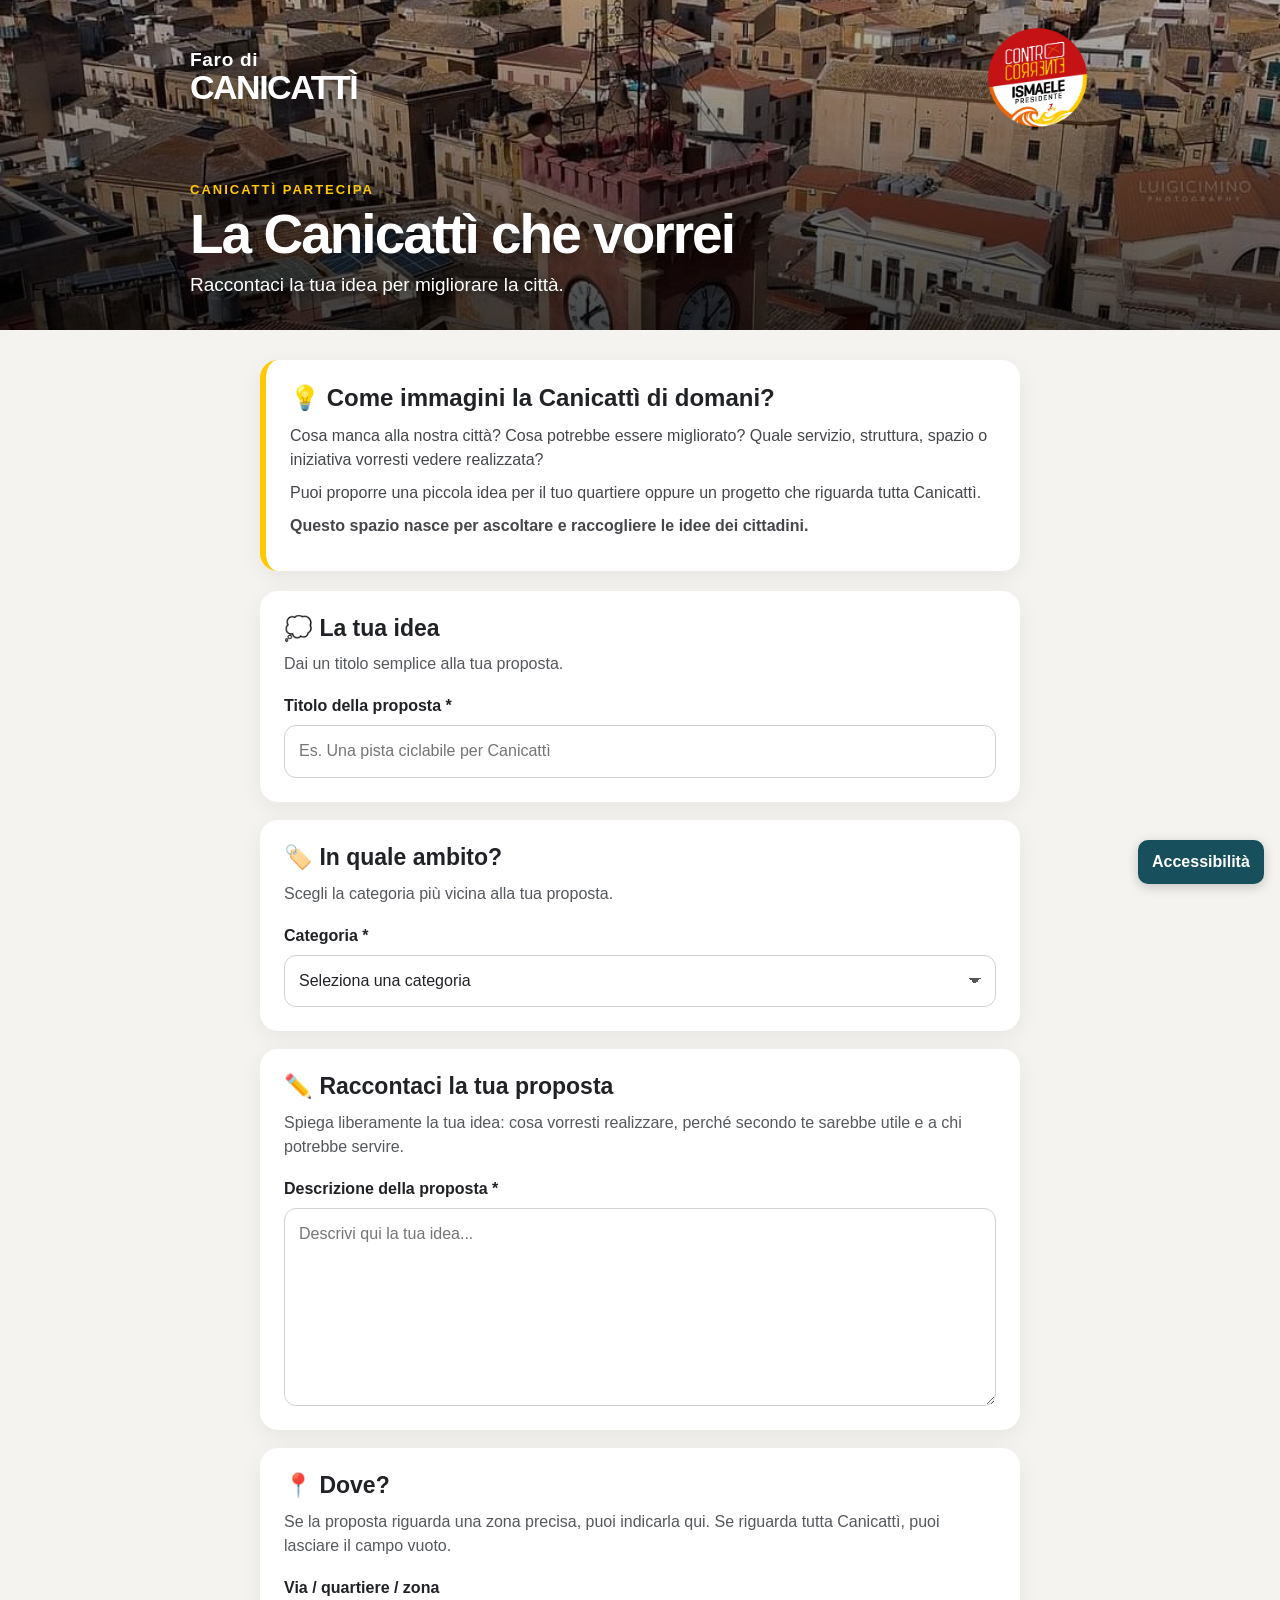
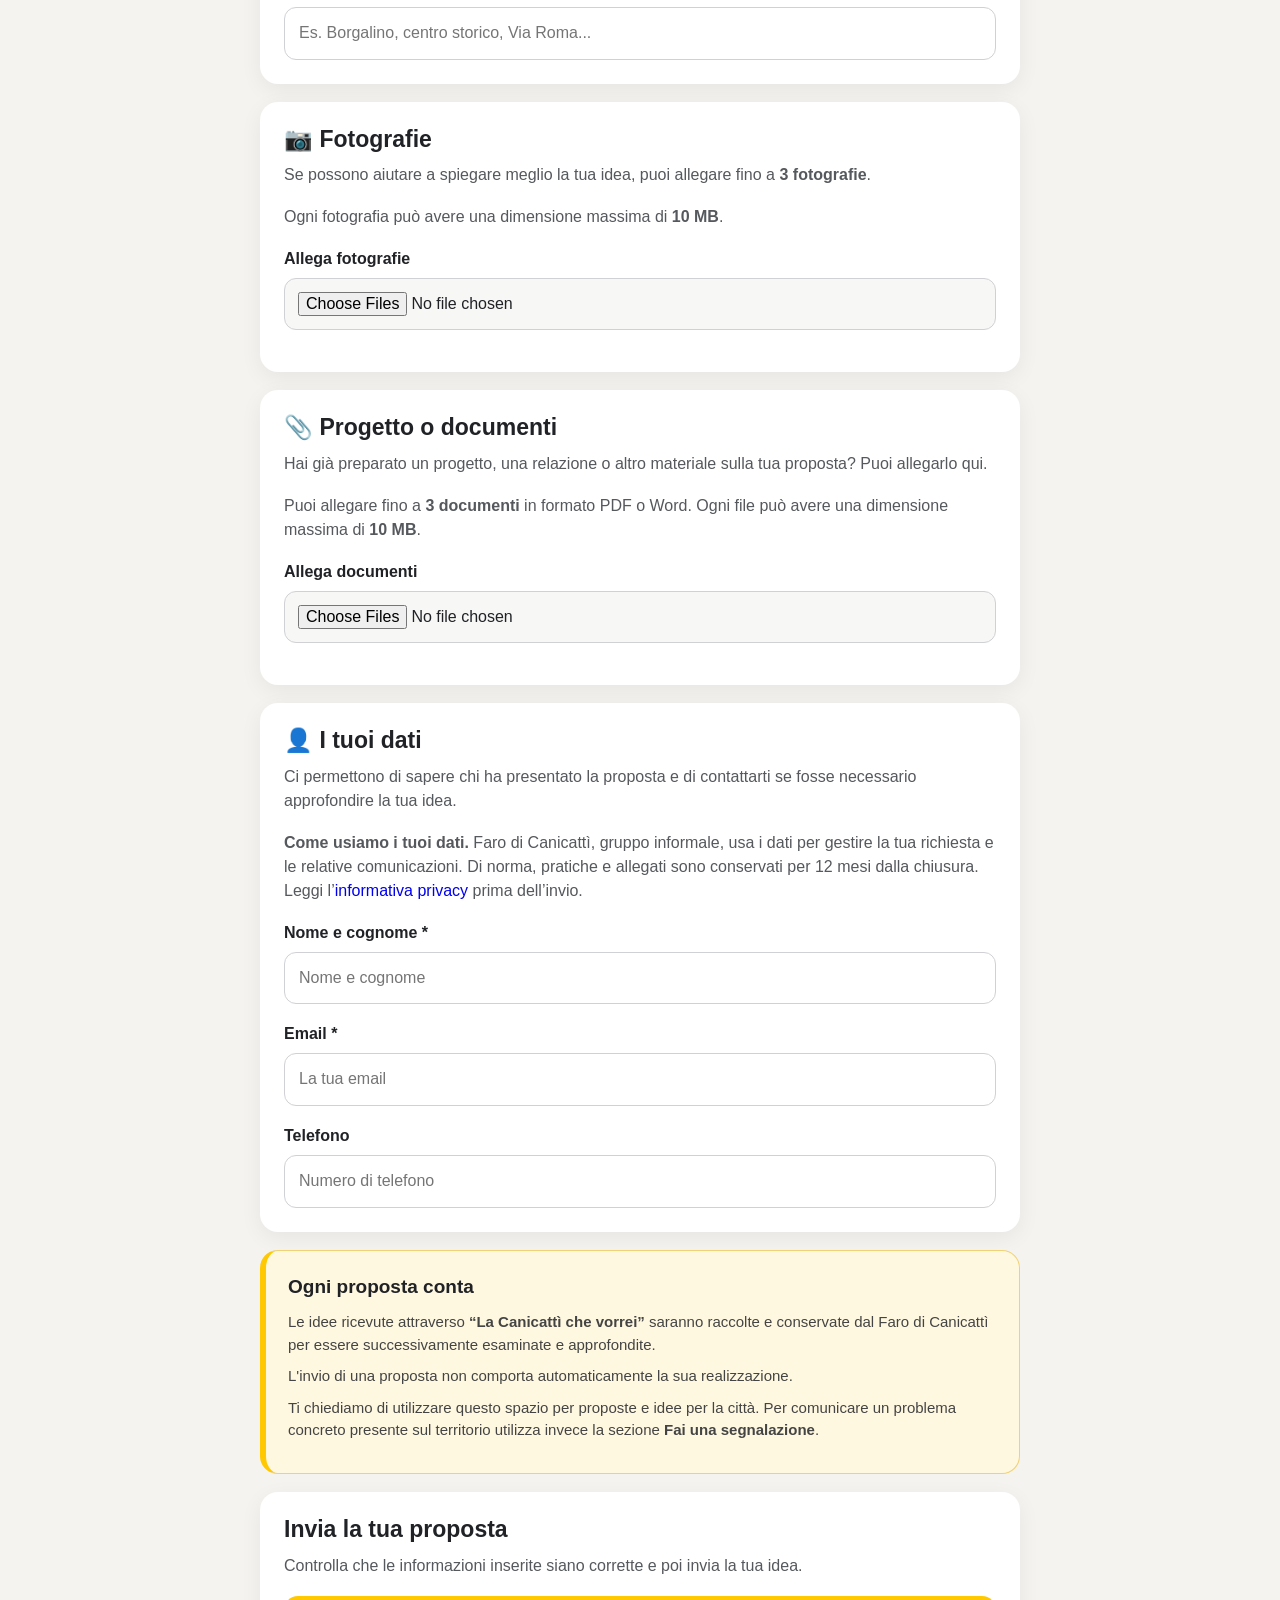
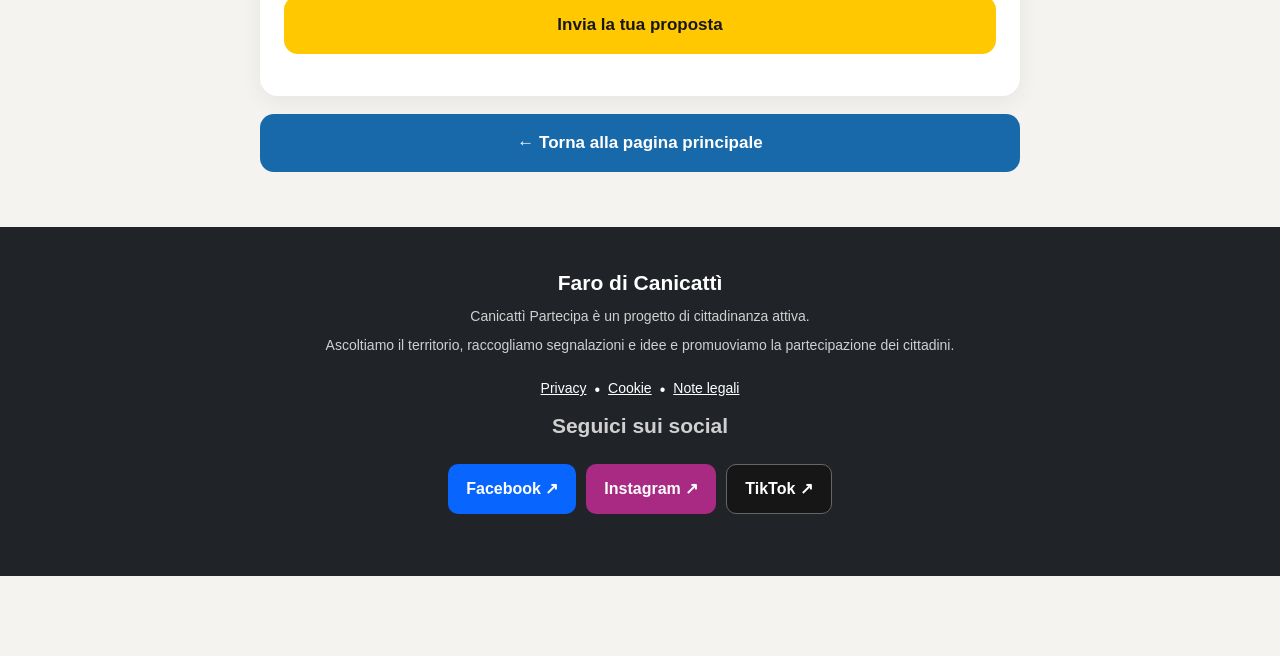
<file: idee.html>
<!DOCTYPE html>
<html lang="it">
<head>
<meta charset="UTF-8">
<meta
  name="viewport"
  content="width=device-width, initial-scale=1.0, viewport-fit=cover"
>
<title>La Canicattì che vorrei | Canicattì Partecipa</title>
<meta
  name="description"
  content="Proponi idee e progetti per migliorare Canicattì."
>

<style>
*{box-sizing:border-box}
html{
  margin:0;
  padding:0;
  -webkit-text-size-adjust:100%;
}
body{
  margin:0;
  padding:0;
  font-family:-apple-system,BlinkMacSystemFont,"Segoe UI",Roboto,Helvetica,Arial,sans-serif;
  background:#f4f3ef;
  color:#202226;
  line-height:1.5;
}
a{text-decoration:none}

.page-header{
  position:relative;
  min-height:330px;
  overflow:hidden;
  color:white;
  background:
    linear-gradient(180deg,rgba(0,0,0,.28),rgba(0,0,0,.72)),
    url("IMG_8923.webp");
  background-size:cover;
  background-position:center;
}
.header-inner{
  width:calc(100% - 40px);
  max-width:900px;
  min-height:330px;
  margin:0 auto;
  padding:25px 0 32px;
  display:flex;
  flex-direction:column;
  justify-content:space-between;
}
.brand-row{
  display:flex;
  align-items:center;
  justify-content:space-between;
  gap:15px;
}
.faro-title{
  color:white;
  font-size:34px;
  line-height:.93;
  font-weight:900;
  letter-spacing:-1.5px;
  text-transform:uppercase;
  text-shadow:0 3px 12px rgba(0,0,0,.55);
}
.faro-small{
  display:block;
  margin-bottom:3px;
  font-size:.56em;
  font-weight:700;
  letter-spacing:.7px;
  text-transform:none;
}
.logo-box{
  flex:0 0 105px;
  width:105px;
  height:105px;
  display:flex;
  align-items:center;
  justify-content:center;
}
.logo-box img{
  display:block;
  width:100%;
  height:100%;
  object-fit:contain;
}
.page-title{margin-top:35px}
.page-title .project{
  margin-bottom:8px;
  color:#ffc800;
  font-size:13px;
  font-weight:850;
  letter-spacing:2px;
  text-transform:uppercase;
}
.page-title h1{
  margin:0 0 10px;
  color:white;
  font-size:clamp(37px,8vw,55px);
  line-height:1;
  letter-spacing:-2px;
  text-shadow:0 3px 14px rgba(0,0,0,.45);
}
.page-title p{
  margin:0;
  max-width:650px;
  color:white;
  font-size:19px;
  line-height:1.35;
  text-shadow:0 2px 8px rgba(0,0,0,.5);
}
.wrap{
  width:calc(100% - 32px);
  max-width:760px;
  margin:0 auto;
  padding:30px 0 55px;
}
.intro{
  margin-bottom:20px;
  padding:24px;
  background:white;
  border-left:6px solid #ffc800;
  border-radius:18px;
  box-shadow:0 6px 22px rgba(0,0,0,.06);
}
.intro h2{
  margin:0 0 12px;
  font-size:24px;
  line-height:1.15;
}
.intro p{
  margin:9px 0;
  font-size:16px;
  line-height:1.5;
  color:#44464a;
}
.form-card{
  margin-bottom:18px;
  padding:24px;
  background:white;
  border-radius:18px;
  box-shadow:0 6px 22px rgba(0,0,0,.06);
}
.form-card h2{
  margin:0 0 10px;
  font-size:23px;
  line-height:1.2;
}
.form-card p{
  margin:8px 0 18px;
  color:#55585c;
  font-size:16px;
  line-height:1.5;
}
label{
  display:block;
  margin:18px 0 7px;
  font-size:16px;
}
input,select,textarea{
  display:block;
  width:100%;
  max-width:100%;
  margin:0;
  padding:15px 14px;
  border:1px solid #cfd1d4;
  border-radius:12px;
  background:white;
  color:#202226;
  font-family:inherit;
  font-size:16px;
  line-height:1.3;
  outline:none;
  appearance:none;
  -webkit-appearance:none;
}
select{
  padding-right:42px;
  background-image:
    linear-gradient(45deg,transparent 50%,#555 50%),
    linear-gradient(135deg,#555 50%,transparent 50%);
  background-position:
    calc(100% - 20px) 50%,
    calc(100% - 14px) 50%;
  background-size:6px 6px,6px 6px;
  background-repeat:no-repeat;
}
textarea{
  min-height:180px;
  resize:vertical;
}
input:focus,select:focus,textarea:focus{
  border-color:#d4aa00;
  box-shadow:0 0 0 3px rgba(255,200,0,.18);
}
input[type="file"]{
  padding:13px;
  background:#f7f7f5;
  appearance:auto;
  -webkit-appearance:auto;
}
.file-info{
  margin-top:12px!important;
  color:#666!important;
  font-size:14px!important;
}
.warning{
  margin-bottom:18px;
  padding:22px;
  background:#fff8e1;
  border:1px solid #f0d275;
  border-left:6px solid #ffc800;
  border-radius:18px;
}
.warning-title{
  display:block;
  margin-bottom:10px;
  font-size:19px;
}
.warning p{
  margin:9px 0;
  font-size:15px;
  line-height:1.5;
  color:#444;
}
.button{
  width:100%;
  min-height:58px;
  margin-top:15px;
  padding:15px 18px;
  display:flex;
  align-items:center;
  justify-content:center;
  border:0;
  border-radius:14px;
  font-family:inherit;
  font-size:17px;
  font-weight:800;
  text-align:center;
  cursor:pointer;
  transition:transform .12s ease,opacity .12s ease;
}
.button:active{transform:scale(.985)}
.button:disabled{
  opacity:.6;
  cursor:not-allowed;
}
.button-yellow{
  background:#ffc800;
  color:#171717;
}
.button-home{
  margin-top:4px;
  background:#1769aa;
  color:white;
}
#messaggioInvio{
  margin-top:18px;
  font-size:15px;
  line-height:1.5;
  overflow-wrap:anywhere;
}
footer{
  padding:40px 20px calc(40px + env(safe-area-inset-bottom));
  background:#202328;
  color:white;
  text-align:center;
}
footer strong{
  display:block;
  margin-bottom:8px;
  font-size:21px;
}
footer p{
  max-width:650px;
  margin:8px auto;
  color:#d0d0d0;
  font-size:14px;
  line-height:1.5;
}
.footer-links{
  margin-top:22px;
  display:flex;
  justify-content:center;
  flex-wrap:wrap;
  gap:8px;
}
.footer-links a{
  color:white;
  font-size:14px;
  text-decoration:underline;
}
@media(max-width:600px){
  .page-header{min-height:315px}
  .header-inner{
    width:calc(100% - 36px);
    min-height:315px;
    padding-top:max(20px,env(safe-area-inset-top));
    padding-bottom:27px;
  }
  .faro-title{
    max-width:calc(100% - 112px);
    font-size:30px;
  }
  .logo-box{
    flex:0 0 102px;
    width:102px;
    height:102px;
  }
  .page-title{margin-top:25px}
  .page-title h1{font-size:clamp(34px,9vw,46px)}
  .page-title p{font-size:18px}
  .wrap{
    width:calc(100% - 26px);
    padding-top:20px;
  }
  .intro,.form-card,.warning{
    padding:21px 18px;
    border-radius:17px;
  }
  .intro h2,.form-card h2{font-size:22px}
  input,select,textarea{
    font-size:16px;
    padding:15px 13px;
  }
  .button{
    min-height:58px;
    font-size:16px;
  }
}
@media(max-width:370px){
  .faro-title{font-size:27px}
  .logo-box{
    flex-basis:90px;
    width:90px;
    height:90px;
  }
  .page-title h1{font-size:33px}
  .wrap{width:calc(100% - 22px)}
  .intro,.form-card,.warning{padding:19px 16px}
}
a.cp-torna-home{
  display:block;
  color:inherit;
  text-decoration:none;
  cursor:pointer;
}
a.cp-torna-home:focus-visible{
  outline:4px solid #ffc800;
  outline-offset:-4px;
}
.cp-social{
  display:flex;
  justify-content:center;
  flex-wrap:wrap;
  gap:10px;
  margin:22px auto;
  max-width:650px;
}
.cp-social a{
  display:inline-flex;
  align-items:center;
  justify-content:center;
  min-height:44px;
  padding:12px 18px;
  border-radius:10px;
  color:#fff!important;
  text-decoration:none;
  font-weight:750;
}
.cp-social a:hover{filter:brightness(.92)}
.cp-social a:focus-visible{
  outline:3px solid #ffc800;
  outline-offset:3px;
}
.cp-social .hp-facebook{background:#0866ff}
.cp-social .hp-instagram{background:#a82a82}
.cp-social .hp-tiktok{
  background:#161616;
  border:1px solid #666;
}
@media(max-width:650px){
  .cp-social{padding:0 15px}
  .cp-social a{flex:1 1 120px}
}
[hidden]{display:none!important}
.cp-schermo-stato{
  min-height:100vh;
  display:grid;
  place-content:center;
  padding:30px 20px;
  text-align:center;
  background:#f4f3ef;
  color:#202226;
}
.cp-schermo-stato>div{
  max-width:650px;
  margin:auto;
}
.cp-schermo-stato p{
  white-space:pre-wrap;
  overflow-wrap:anywhere;
  line-height:1.6;
}
.cp-schermo-stato button{
  border:0;
  border-radius:10px;
  padding:13px 18px;
  background:#1769aa;
  color:white;
  font:inherit;
  font-weight:700;
  cursor:pointer;
}
.cp-schermo-stato button:disabled{
  opacity:.6;
  cursor:wait;
}
</style>

<script>

/* Ingresso pubblico controllato: permessi diretti sostituiti dopo il collaudo. */
let cpTicketInvio='';
const CP_INGRESSO_URL='https://zkwwxxmbikxpzedcmjxx.supabase.co/functions/v1/cp-ingresso';
async function cpRichiestaProtetta(azione,body,extra={}){
 const controller=new AbortController();
 const timer=setTimeout(()=>controller.abort(),90000);
 try{
  const risposta=await fetch(CP_INGRESSO_URL+'?azione='+azione,{
   method:'POST',headers:{apikey:SUPABASE_ANON_KEY,Authorization:'Bearer '+SUPABASE_ANON_KEY,
   ...(azione==='carica'?{}:{'Content-Type':'application/json'}),
   ...(cpTicketInvio?{'x-cp-ticket':cpTicketInvio}:{}),...extra},
   body:azione==='carica'?body:JSON.stringify(body),signal:controller.signal});
  let dati;try{dati=await risposta.json();}catch{throw new Error('Risposta del servizio non valida. Riprova più tardi.');}
  if(!risposta.ok)throw new Error(typeof dati.error==='string'?dati.error:'Servizio temporaneamente non disponibile.');
  return dati;
 }catch(e){if(e.name==='AbortError')throw new Error('La richiesta ha impiegato troppo tempo. Riprova più tardi.');throw e;}
 finally{clearTimeout(timer);}
}
async function cpAvviaInvio(flusso,email){
 cpTicketInvio='';
 const dati=await cpRichiestaProtetta('prepara',{flusso,email,sito_web:document.getElementById('cpSitoWeb')?.value||''});
 if(typeof dati.ticket!=='string'||!dati.ticket)throw new Error('Non è stato possibile avviare l’invio.');
 cpTicketInvio=dati.ticket;
}
async function cpCaricaProtetto(file,genere){
 if(!cpTicketInvio)throw new Error('Sessione di invio non disponibile.');
 return cpRichiestaProtetta('carica',file,{'Content-Type':file.type||'application/octet-stream',
 'x-cp-name':encodeURIComponent(file.name||'allegato'),'x-cp-kind':genere});
}
async function cpSalvaProtetto(dati){
 if(!cpTicketInvio)throw new Error('Sessione di invio non disponibile.');
 const risultato=await cpRichiestaProtetta('salva',dati);
 return new Response(JSON.stringify(risultato),{status:200,headers:{'Content-Type':'application/json'}});
}


function cpSalvaStato(riga){
  try{
    sessionStorage.setItem(
      "cp-stato-sito",
      JSON.stringify({
        manutenzione:riga.manutenzione,
        messaggio_manutenzione:riga.messaggio_manutenzione || ""
      })
    );
  }catch(e){}
}

function cpRipristinaStato(home){
  try{
    const stato=JSON.parse(
      sessionStorage.getItem("cp-stato-sito")
    );

    if(!stato || typeof stato.manutenzione!=="boolean"){
      return null;
    }

    const contenuto=document.getElementById(
      home ? "hpContenuto" : "cpPaginaPubblica"
    );

    const schermo=document.getElementById(
      home ? "hpAccesso" : "cpSchermoStato"
    );

    contenuto.hidden=stato.manutenzione;
    contenuto.inert=stato.manutenzione;
    schermo.hidden=!stato.manutenzione;

    document.getElementById(
      home ? "hpTitoloStato" : "cpTitoloStato"
    ).textContent="Sito in manutenzione";

    document.getElementById(
      home ? "hpTestoStato" : "cpTestoStato"
    ).textContent=
      stato.messaggio_manutenzione ||
      "Stiamo aggiornando il sito. Torna a trovarci tra poco.";

    document.getElementById(
      home ? "hpRiprovaStato" : "cpRiprovaStato"
    ).hidden=false;

    return stato;
  }catch(e){
    return null;
  }
}
</script>
<script defer src="cp-visite.js"></script>
</head>

<body>

<section
  id="cpSchermoStato"
  class="cp-schermo-stato"
  aria-live="polite"
  hidden
>
  <div>
    <h1 id="cpTitoloStato" tabindex="-1">
      Canicattì Partecipa
    </h1>
    <p id="cpTestoStato">
      Verifica dello stato del sito in corso...
    </p>
    <button
      id="cpRiprovaStato"
      type="button"
      hidden
    >
      Riprova
    </button>
    <noscript>
      <p>
        Attiva JavaScript per visualizzare lo stato aggiornato del sito.
      </p>
    </noscript>
  </div>
</section>

<div id="cpPaginaPubblica" hidden inert>

<script>
window.cpStatoIniziale=cpRipristinaStato(false);
</script>

<header class="page-header">
  <a
    class="cp-torna-home"
    href="index.html"
    aria-label="Torna alla home"
  >
    <div class="header-inner">

      <div class="brand-row">
        <div class="faro-title">
          <span class="faro-small">Faro di</span>
          Canicattì
        </div>
        <div class="logo-box">
          <img
            src="IMG_8924.png"
            alt="Controcorrente"
          >
        </div>
      </div>

      <div class="page-title">
        <div class="project">
          Canicattì Partecipa
        </div>
        <h1>La Canicattì che vorrei</h1>
        <p>
          Raccontaci la tua idea per migliorare la città.
        </p>
      </div>

    </div>
  </a>
</header>

<main class="wrap">

<section class="intro">
  <h2>💡 Come immagini la Canicattì di domani?</h2>
  <p>
    Cosa manca alla nostra città?
    Cosa potrebbe essere migliorato?
    Quale servizio, struttura, spazio o iniziativa
    vorresti vedere realizzata?
  </p>
  <p>
    Puoi proporre una piccola idea per il tuo quartiere
    oppure un progetto che riguarda tutta Canicattì.
  </p>
  <p>
    <strong>
      Questo spazio nasce per ascoltare e raccogliere
      le idee dei cittadini.
    </strong>
  </p>
</section>

<section class="form-card">
  <h2>💭 La tua idea</h2>
  <p>Dai un titolo semplice alla tua proposta.</p>
  <label for="titolo">
    <strong>Titolo della proposta *</strong>
  </label>
  <input
    type="text"
    id="titolo"
    placeholder="Es. Una pista ciclabile per Canicattì"
   
    required
   maxlength="300">
</section>

<section class="form-card">
  <h2>🏷️ In quale ambito?</h2>
  <p>Scegli la categoria più vicina alla tua proposta.</p>
  <label for="categoria">
    <strong>Categoria *</strong>
  </label>
  <select id="categoria" required>
    <option value="">Seleziona una categoria</option>
    <option value="Sport e impianti">Sport e impianti</option>
    <option value="Giovani">Giovani</option>
    <option value="Mobilità e viabilità">Mobilità e viabilità</option>
    <option value="Ambiente e verde">Ambiente e verde</option>
    <option value="Cultura ed eventi">Cultura ed eventi</option>
    <option value="Centro storico e quartieri">Centro storico e quartieri</option>
    <option value="Servizi">Servizi</option>
    <option value="Sociale">Sociale</option>
    <option value="Commercio e sviluppo economico">
      Commercio e sviluppo economico
    </option>
    <option value="Altro">Altro</option>
  </select>
</section>

<section class="form-card">
  <h2>✏️ Raccontaci la tua proposta</h2>
  <p>
    Spiega liberamente la tua idea:
    cosa vorresti realizzare, perché secondo te
    sarebbe utile e a chi potrebbe servire.
  </p>
  <label for="descrizione">
    <strong>Descrizione della proposta *</strong>
  </label>
  <textarea
    id="descrizione"
    rows="8"
   
    placeholder="Descrivi qui la tua idea..."
    required
   maxlength="10000"></textarea>
</section>

<section class="form-card">
  <h2>📍 Dove?</h2>
  <p>
    Se la proposta riguarda una zona precisa,
    puoi indicarla qui.
    Se riguarda tutta Canicattì,
    puoi lasciare il campo vuoto.
  </p>
  <label for="zona">
    <strong>Via / quartiere / zona</strong>
  </label>
  <input
    type="text"
    id="zona"
    placeholder="Es. Borgalino, centro storico, Via Roma..."
   
   maxlength="500">
</section>

<section class="form-card">
  <h2>📷 Fotografie</h2>
  <p>
    Se possono aiutare a spiegare meglio la tua idea,
    puoi allegare fino a <strong>3 fotografie</strong>.
  </p>
  <p>
    Ogni fotografia può avere una dimensione
    massima di <strong>10 MB</strong>.
  </p>
  <label for="fotoProposta">
    <strong>Allega fotografie</strong>
  </label>
  <input
    type="file"
    id="fotoProposta"
    accept="image/*"
    multiple
  >
  <p id="infoFotoProposta" class="file-info"></p>
</section>

<section class="form-card">
  <h2>📎 Progetto o documenti</h2>
  <p>
    Hai già preparato un progetto, una relazione
    o altro materiale sulla tua proposta?
    Puoi allegarlo qui.
  </p>
  <p>
    Puoi allegare fino a <strong>3 documenti</strong>
    in formato PDF o Word.
    Ogni file può avere una dimensione
    massima di <strong>10 MB</strong>.
  </p>
  <label for="documentiProposta">
    <strong>Allega documenti</strong>
  </label>
  <input
    type="file"
    id="documentiProposta"
    accept=".pdf,.doc,.docx,application/pdf,application/msword,application/vnd.openxmlformats-officedocument.wordprocessingml.document"
    multiple
  >
  <p id="infoDocumentiProposta" class="file-info"></p>
</section>

<section class="form-card">
  <h2>👤 I tuoi dati</h2>
  <p>
    Ci permettono di sapere chi ha presentato
    la proposta e di contattarti se fosse necessario
    approfondire la tua idea.
  </p>

  <p id="cpInformativaModulo"><strong>Come usiamo i tuoi dati.</strong> Faro di Canicattì, gruppo informale, usa i dati per gestire la tua richiesta e le relative comunicazioni. Di norma, pratiche e allegati sono conservati per 12 mesi dalla chiusura. Leggi l’<a href="privacy.html" target="_blank" rel="noopener">informativa privacy</a> prima dell’invio.</p>
<label for="nomeCompleto">
    <strong>Nome e cognome *</strong>
  </label>
  <input
    type="text"
    id="nomeCompleto"
    placeholder="Nome e cognome"
    autocomplete="name"
   
    required
   maxlength="400">

  <label for="email">
    <strong>Email *</strong>
  </label>
  <input
    type="email"
    id="email"
    placeholder="La tua email"
    autocomplete="email"
    required
   maxlength="254">

  <label for="telefono">
    <strong>Telefono</strong>
  </label>
  <input
    type="tel"
    id="telefono"
    placeholder="Numero di telefono"
    autocomplete="tel"
   
   maxlength="80">
</section>

<section class="warning">
  <strong class="warning-title">Ogni proposta conta</strong>
  <p>
    Le idee ricevute attraverso
    <strong>“La Canicattì che vorrei”</strong>
    saranno raccolte e conservate dal Faro di Canicattì
    per essere successivamente esaminate e approfondite.
  </p>
  <p>
    L'invio di una proposta non comporta
    automaticamente la sua realizzazione.
  </p>
  <p>
    Ti chiediamo di utilizzare questo spazio
    per proposte e idee per la città.
    Per comunicare un problema concreto
    presente sul territorio utilizza invece
    la sezione <strong>Fai una segnalazione</strong>.
  </p>
</section>

<section class="form-card">
  <h2>Invia la tua proposta</h2>
  <p>
    Controlla che le informazioni inserite
    siano corrette e poi invia la tua idea.
  </p>
  <button
    class="button button-yellow"
    type="button"
    id="inviaProposta"
  >
    Invia la tua proposta
  </button>
  <p id="messaggioInvio"></p>
</section>

<a
  class="button button-home"
  href="index.html"
>
  ← Torna alla pagina principale
</a>

<label style="position:absolute;left:-10000px;top:auto;width:1px;height:1px;overflow:hidden" aria-hidden="true">Lascia vuoto questo campo<input id="cpSitoWeb" type="text" autocomplete="off" tabindex="-1"></label>
</main>

<footer>
  <strong>Faro di Canicattì</strong>
  <p>
    Canicattì Partecipa è un progetto
    di cittadinanza attiva.
  </p>
  <p>
    Ascoltiamo il territorio, raccogliamo
    segnalazioni e idee e promuoviamo
    la partecipazione dei cittadini.
  </p>

  <div class="footer-links">
    <a href="privacy.html">Privacy</a>
    <span>•</span>
    <a href="cookie.html">Cookie</a>
    <span>•</span>
    <a href="note-legali.html">Note legali</a>
  </div>

  <p><strong>Seguici sui social</strong></p>
  <nav class="cp-social" aria-label="Profili social">
    <a
      class="hp-facebook"
      href="https://www.facebook.com/share/1N3THY7nBG/?mibextid=wwXIfr"
      target="_blank"
      rel="noopener noreferrer"
      aria-label="Facebook — apre una nuova scheda"
    >Facebook ↗</a>
    <a
      class="hp-instagram"
      href="https://www.instagram.com/controcorrente__canicatti?stkn=MXh5aHp6dDVyYmdiMA%3D%3D&amp;utm_source=qr"
      target="_blank"
      rel="noopener noreferrer"
      aria-label="Instagram — apre una nuova scheda"
    >Instagram ↗</a>
    <a
      class="hp-tiktok"
      href="https://www.tiktok.com/@controcorrente.fa?_r=1&amp;_t=ZN-9AMPpx5WfPq"
      target="_blank"
      rel="noopener noreferrer"
      aria-label="TikTok — apre una nuova scheda"
    >TikTok ↗</a>
  </nav>
</footer>

<script>

/* =====================================================
   CONFIGURAZIONE
===================================================== */

const SUPABASE_URL =
  "https://zkwwxxmbikxpzedcmjxx.supabase.co";

const SUPABASE_ANON_KEY =
  "eyJhbGciOiJIUzI1NiIsInR5cCI6IkpXVCJ9.eyJpc3MiOiJzdXBhYmFzZSIsInJlZiI6Inprd3d4eG1iaWt4cHplZGNtanh4Iiwicm9sZSI6ImFub24iLCJpYXQiOjE3OTA5NDM5NTAsImV4cCI6MjEwNjUxOTk1MH0.HzTRtLCAf87qicBM1TD06Wb_l7pK66azttTuGKFezmo";

const BUCKET_ALLEGATI =
  "allegati-proposte";

const MAX_FOTO = 3;
const MAX_DOCUMENTI = 3;
const MAX_DIMENSIONE_FILE = 10 * 1024 * 1024;

/* =====================================================
   EVENTI
===================================================== */

document
  .getElementById("inviaProposta")
  .addEventListener("click", inviaProposta);

document
  .getElementById("fotoProposta")
  .addEventListener("change", function(){
    const numero=this.files.length;
    const info=document.getElementById("infoFotoProposta");

    if(numero===0){
      info.textContent="";
    }else if(numero>MAX_FOTO){
      info.textContent=
        "⚠️ Hai selezionato " + numero +
        " fotografie. Puoi allegarne al massimo " +
        MAX_FOTO + ".";
    }else{
      info.textContent=
        "📷 " + numero +
        (numero===1
          ? " fotografia selezionata."
          : " fotografie selezionate.");
    }
  });

document
  .getElementById("documentiProposta")
  .addEventListener("change", function(){
    const numero=this.files.length;
    const info=document.getElementById("infoDocumentiProposta");

    if(numero===0){
      info.textContent="";
    }else if(numero>MAX_DOCUMENTI){
      info.textContent=
        "⚠️ Hai selezionato " + numero +
        " documenti. Puoi allegarne al massimo " +
        MAX_DOCUMENTI + ".";
    }else{
      info.textContent=
        "📎 " + numero +
        (numero===1
          ? " documento selezionato."
          : " documenti selezionati.");
    }
  });

/* =====================================================
   NOME E COGNOME
===================================================== */

function separaNomeCognome(nomeCompleto){
  const parti=nomeCompleto.trim().split(/\s+/);

  if(parti.length===1){
    return {
      nome:parti[0],
      cognome:"-"
    };
  }

  return {
    nome:parti[0],
    cognome:parti.slice(1).join(" ")
  };
}

/* =====================================================
   NOME FILE SICURO
===================================================== */

function pulisciNomeFile(nome){
  return nome
    .normalize("NFD")
    .replace(/[\u0300-\u036f]/g,"")
    .replace(/[^a-zA-Z0-9._-]/g,"_")
    .substring(0,120);
}

/* =====================================================
   CARICAMENTO FILE
===================================================== */

async function caricaFile(file,categoriaAllegato){
 const allegato=await cpCaricaProtetto(file,categoriaAllegato==="foto"?"foto":"documento");
 return {...allegato,categoria_allegato:categoriaAllegato};
}

/* =====================================================
   INVIO PROPOSTA
===================================================== */

async function inviaProposta(){
  const titolo=
    document.getElementById("titolo").value.trim();

  const categoria=
    document.getElementById("categoria").value;

  const descrizione=
    document.getElementById("descrizione").value.trim();

  const zona=
    document.getElementById("zona").value.trim();

  const nomeCompleto=
    document.getElementById("nomeCompleto").value.trim();

  const email=
    document.getElementById("email").value.trim();

  const telefono=
    document.getElementById("telefono").value.trim();

  const foto=Array.from(
    document.getElementById("fotoProposta").files
  );

  const documenti=Array.from(
    document.getElementById("documentiProposta").files
  );

  const messaggio=
    document.getElementById("messaggioInvio");

  const pulsante=
    document.getElementById("inviaProposta");

  if(pulsante.disabled)return;

  /* CAMPI OBBLIGATORI */

  if(
    !titolo ||
    !categoria ||
    !descrizione ||
    !nomeCompleto ||
    !email
  ){
    messaggio.innerHTML=
      "⚠️ <strong>Compila tutti i campi obbligatori prima di inviare.</strong>";
    return;
  }

  /* EMAIL */

  if(!/^[^\s@]+@[^\s@]+\.[^\s@]+$/.test(email)){
    messaggio.innerHTML=
      "⚠️ <strong>Inserisci un indirizzo email valido.</strong>";
    return;
  }

  /* NUMERO FILE */

  if(foto.length>MAX_FOTO){
    messaggio.innerHTML=
      "⚠️ <strong>Puoi allegare al massimo " +
      MAX_FOTO + " fotografie.</strong>";
    return;
  }

  if(documenti.length>MAX_DOCUMENTI){
    messaggio.innerHTML=
      "⚠️ <strong>Puoi allegare al massimo " +
      MAX_DOCUMENTI + " documenti.</strong>";
    return;
  }

  /* CONTROLLO FOTO */

  const estensioniFoto=[
    "jpg","jpeg","png","webp","heic","heif"
  ];

  for(const file of foto){
    if(file.size>MAX_DIMENSIONE_FILE){
      messaggio.textContent=
        "⚠️ La fotografia “" +
        file.name + "” supera i 10 MB.";
      return;
    }

    const estensione=file.name.includes(".")
      ? file.name.split(".").pop().toLowerCase()
      : "";

    if(
      !(file.type && file.type.startsWith("image/")) &&
      !estensioniFoto.includes(estensione)
    ){
      messaggio.textContent=
        "⚠️ “" + file.name +
        "” non è un'immagine valida.";
      return;
    }
  }

  /* CONTROLLO DOCUMENTI */

  const estensioniDocumenti=["pdf","doc","docx"];

  for(const file of documenti){
    if(file.size>MAX_DIMENSIONE_FILE){
      messaggio.textContent=
        "⚠️ Il documento “" +
        file.name + "” supera i 10 MB.";
      return;
    }

    const estensione=file.name.includes(".")
      ? file.name.split(".").pop().toLowerCase()
      : "";

    if(!estensioniDocumenti.includes(estensione)){
      messaggio.textContent=
        "⚠️ Il documento “" + file.name +
        "” non è in un formato consentito. " +
        "Puoi allegare PDF, DOC o DOCX.";
      return;
    }
  }

  /* INIZIO INVIO */

  pulsante.disabled=true;
  pulsante.textContent="Invio in corso...";
  messaggio.textContent="⏳ Invio della proposta in corso...";

  const allegatiCaricati=[];

  try{
    await cpAvviaInvio("proposta",email);

    /* CARICA FOTOGRAFIE */

    for(let i=0;i<foto.length;i++){
      messaggio.textContent=
        "⏳ Caricamento fotografia " +
        (i+1) + " di " + foto.length + "...";

      const allegato=await caricaFile(foto[i],"foto");
      allegatiCaricati.push(allegato);
    }

    /* CARICA DOCUMENTI */

    for(let i=0;i<documenti.length;i++){
      messaggio.textContent=
        "⏳ Caricamento documento " +
        (i+1) + " di " + documenti.length + "...";

      const allegato=await caricaFile(
        documenti[i],
        "documento"
      );

      allegatiCaricati.push(allegato);
    }

    const persona=separaNomeCognome(nomeCompleto);

    /* DATI DA REGISTRARE */

    const dati={
      titolo:titolo,
      categoria:categoria,
      descrizione:descrizione,
      zona:zona || null,
      nome:persona.nome,
      cognome:persona.cognome,
      email:email,
      telefono:telefono || null,

      allegato_path:allegatiCaricati.length>0
        ? allegatiCaricati[0].percorso
        : null,

      allegato_nome:allegatiCaricati.length>0
        ? allegatiCaricati[0].nome
        : null,

      allegati:allegatiCaricati,
      stato_interno:"Da valutare"
    };

    /* REGISTRAZIONE */

    messaggio.textContent=
      "⏳ Registrazione della proposta...";

    const risposta=await cpSalvaProtetto(dati);

    if(!risposta.ok){
      const testoErrore=await risposta.text();

      throw new Error(
        "Errore registrazione (" +
        risposta.status + "): " +
        testoErrore
      );
    }

    /* EMAIL: LA PROPOSTA È GIÀ SALVATA */

    let esitoEmail=null;

    const controllerEmail=new AbortController();

    const timerEmail=setTimeout(
      ()=>controllerEmail.abort(),
      40000
    );

    messaggio.textContent=
      "✅ Proposta registrata. Invio della conferma email in corso...";

    try{
      const rispostaEmail=await fetch(
        SUPABASE_URL + "/functions/v1/invia-proposte",
        {
          method:"POST",
          headers:{
            "apikey":SUPABASE_ANON_KEY,
            "Authorization":"Bearer " + SUPABASE_ANON_KEY,
            "Content-Type":"application/json"
          },
          body:JSON.stringify(dati),
          signal:controllerEmail.signal
        }
      );

      if(!rispostaEmail.ok){
        throw new Error(
          "Invio email HTTP " + rispostaEmail.status
        );
      }

      esitoEmail=await rispostaEmail.json();

      if(
        esitoEmail.notifica_interna!==true ||
        esitoEmail.conferma_cittadino!==true
      ){
        console.error(
          "Email proposta non completate:",
          esitoEmail
        );
      }
    }catch(erroreEmail){
      console.error("Email proposta:",erroreEmail);
    }finally{
      clearTimeout(timerEmail);
    }

    /* CONFERMA */

    let conferma=
      "✅ <strong>Grazie! La tua proposta è stata ricevuta.</strong><br><br>" +
      "La tua idea è stata inserita nella raccolta " +
      "<strong>“La Canicattì che vorrei”</strong> " +
      "e sarà conservata per essere successivamente esaminata e approfondita.";

    if(foto.length){
      conferma+=
        "<br><br>📷 " + foto.length +
        (foto.length===1
          ? " fotografia ricevuta correttamente."
          : " fotografie ricevute correttamente.");
    }

    if(documenti.length){
      conferma+=
        "<br>📎 " + documenti.length +
        (documenti.length===1
          ? " documento ricevuto correttamente."
          : " documenti ricevuti correttamente.");
    }

    if(
      esitoEmail &&
      esitoEmail.conferma_cittadino===true
    ){
      conferma+=
        "<br><br>✉️ La conferma di ricezione è stata inviata alla tua email. " +
        "Se non la trovi, controlla anche lo spam.";
    }else{
      conferma+=
        "<br><br>La tua proposta è salvata. " +
        "Non è stato possibile confermare l'invio dell'email di ricezione. " +
        "Non occorre inviare nuovamente la proposta.";
    }

    messaggio.innerHTML=conferma;

    /* SVUOTA MODULO */

    document.getElementById("titolo").value="";
    document.getElementById("categoria").value="";
    document.getElementById("descrizione").value="";
    document.getElementById("zona").value="";
    document.getElementById("nomeCompleto").value="";
    document.getElementById("email").value="";
    document.getElementById("telefono").value="";
    document.getElementById("fotoProposta").value="";
    document.getElementById("documentiProposta").value="";
    document.getElementById("infoFotoProposta").textContent="";
    document.getElementById("infoDocumentiProposta").textContent="";

  }catch(errore){
    console.error(errore);

    messaggio.textContent=
      "❌ Non è stato possibile completare l'invio della proposta.\n\n" +
      (
        errore instanceof Error
          ? errore.message
          : String(errore)
      );

  }finally{
    pulsante.disabled=false;
    pulsante.textContent="Invia la tua proposta";
  }
}

</script>

</div>

<script>
/* Stato pubblico condiviso con l'interruttore del pannello admin. */
(() => {
  const url =
    "https://zkwwxxmbikxpzedcmjxx.supabase.co/rest/v1/impostazioni_sito?id=eq.1&select=manutenzione,messaggio_manutenzione";

  const key =
    "sb_publishable_5usTyC1lIfP6ykIY456Glw_iJdy6NvP";

  const content =
    document.getElementById("cpPaginaPubblica");

  const screen =
    document.getElementById("cpSchermoStato");

  const title =
    document.getElementById("cpTitoloStato");

  const message =
    document.getElementById("cpTestoStato");

  const retry =
    document.getElementById("cpRiprovaStato");

  let busy = false;

  let lastMaintenance =
    window.cpStatoIniziale?.manutenzione === true;

  async function update(){
    if(busy)return;

    busy=true;
    retry.disabled=true;

    const controller=new AbortController();

    const timer=setTimeout(
      ()=>controller.abort(),
      12000
    );

    try{
      const response=await fetch(url,{
        headers:{
          apikey:key,
          "Accept-Profile":"public"
        },
        cache:"no-store",
        signal:controller.signal
      });

      if(!response.ok){
        throw new Error("HTTP " + response.status);
      }

      const rows=await response.json();

      if(
        !Array.isArray(rows) ||
        rows.length!==1 ||
        typeof rows[0].manutenzione!=="boolean"
      ){
        throw new Error("Stato non disponibile");
      }

      const maintenance=rows[0].manutenzione;
      lastMaintenance=maintenance;
      cpSalvaStato(rows[0]);

      const entering=maintenance && screen.hidden;

      content.hidden=maintenance;
      content.inert=maintenance;
      screen.hidden=!maintenance;

      title.textContent="Sito in manutenzione";

      message.textContent=
        rows[0].messaggio_manutenzione ||
        "Stiamo aggiornando il sito. Torna a trovarci tra poco.";

      if(entering)title.focus();

    }catch(error){
      console.error("Verifica manutenzione:",error);

      content.hidden=lastMaintenance;
      content.inert=lastMaintenance;
      screen.hidden=!lastMaintenance;

    }finally{
      clearTimeout(timer);
      busy=false;
      retry.disabled=false;
      retry.hidden=false;
    }
  }

  retry.addEventListener("click",update);

  document.addEventListener("visibilitychange",()=>{
    if(!document.hidden)update();
  });

  window.addEventListener("pageshow",update);
  window.addEventListener("online",update);

  setInterval(()=>{
    if(!document.hidden)update();
  },30000);

  update();
})();
</script>

<script defer src="cp-accessibilita.js"></script>
</body>
</html>
</file>
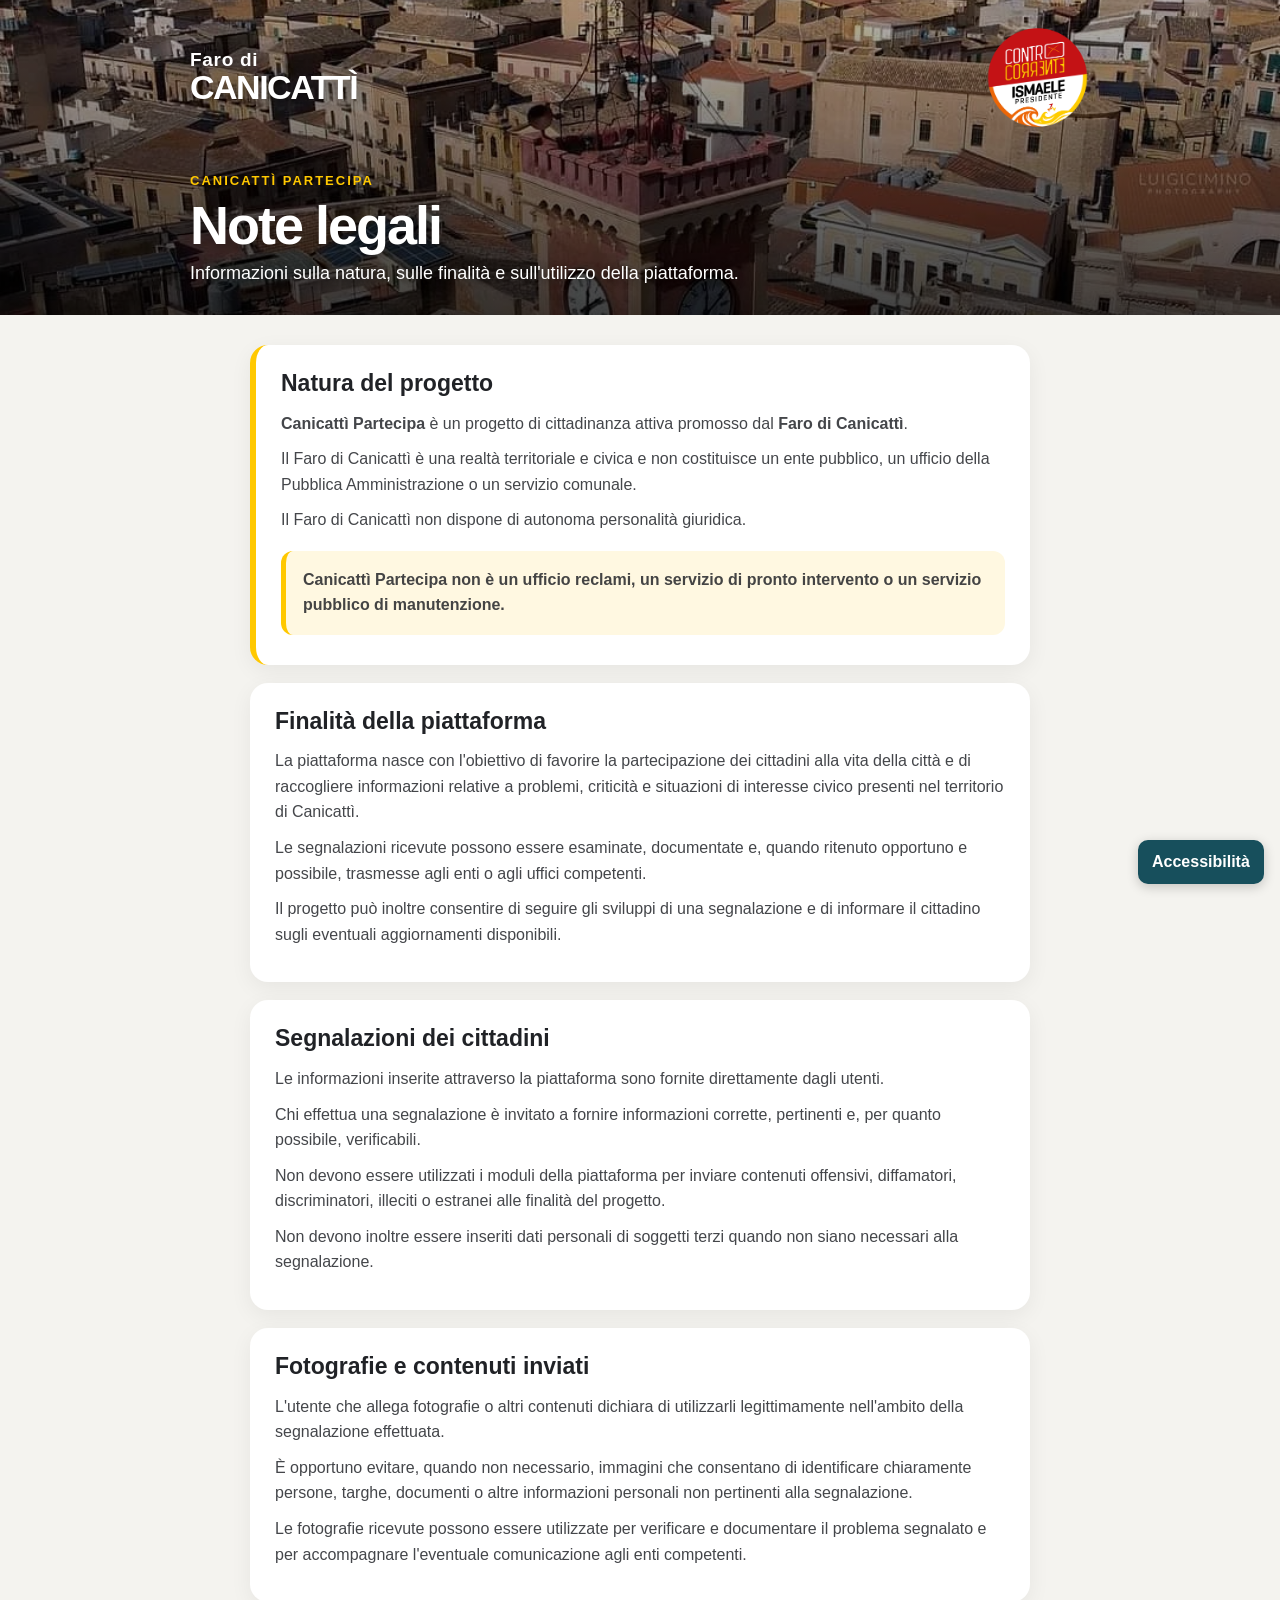
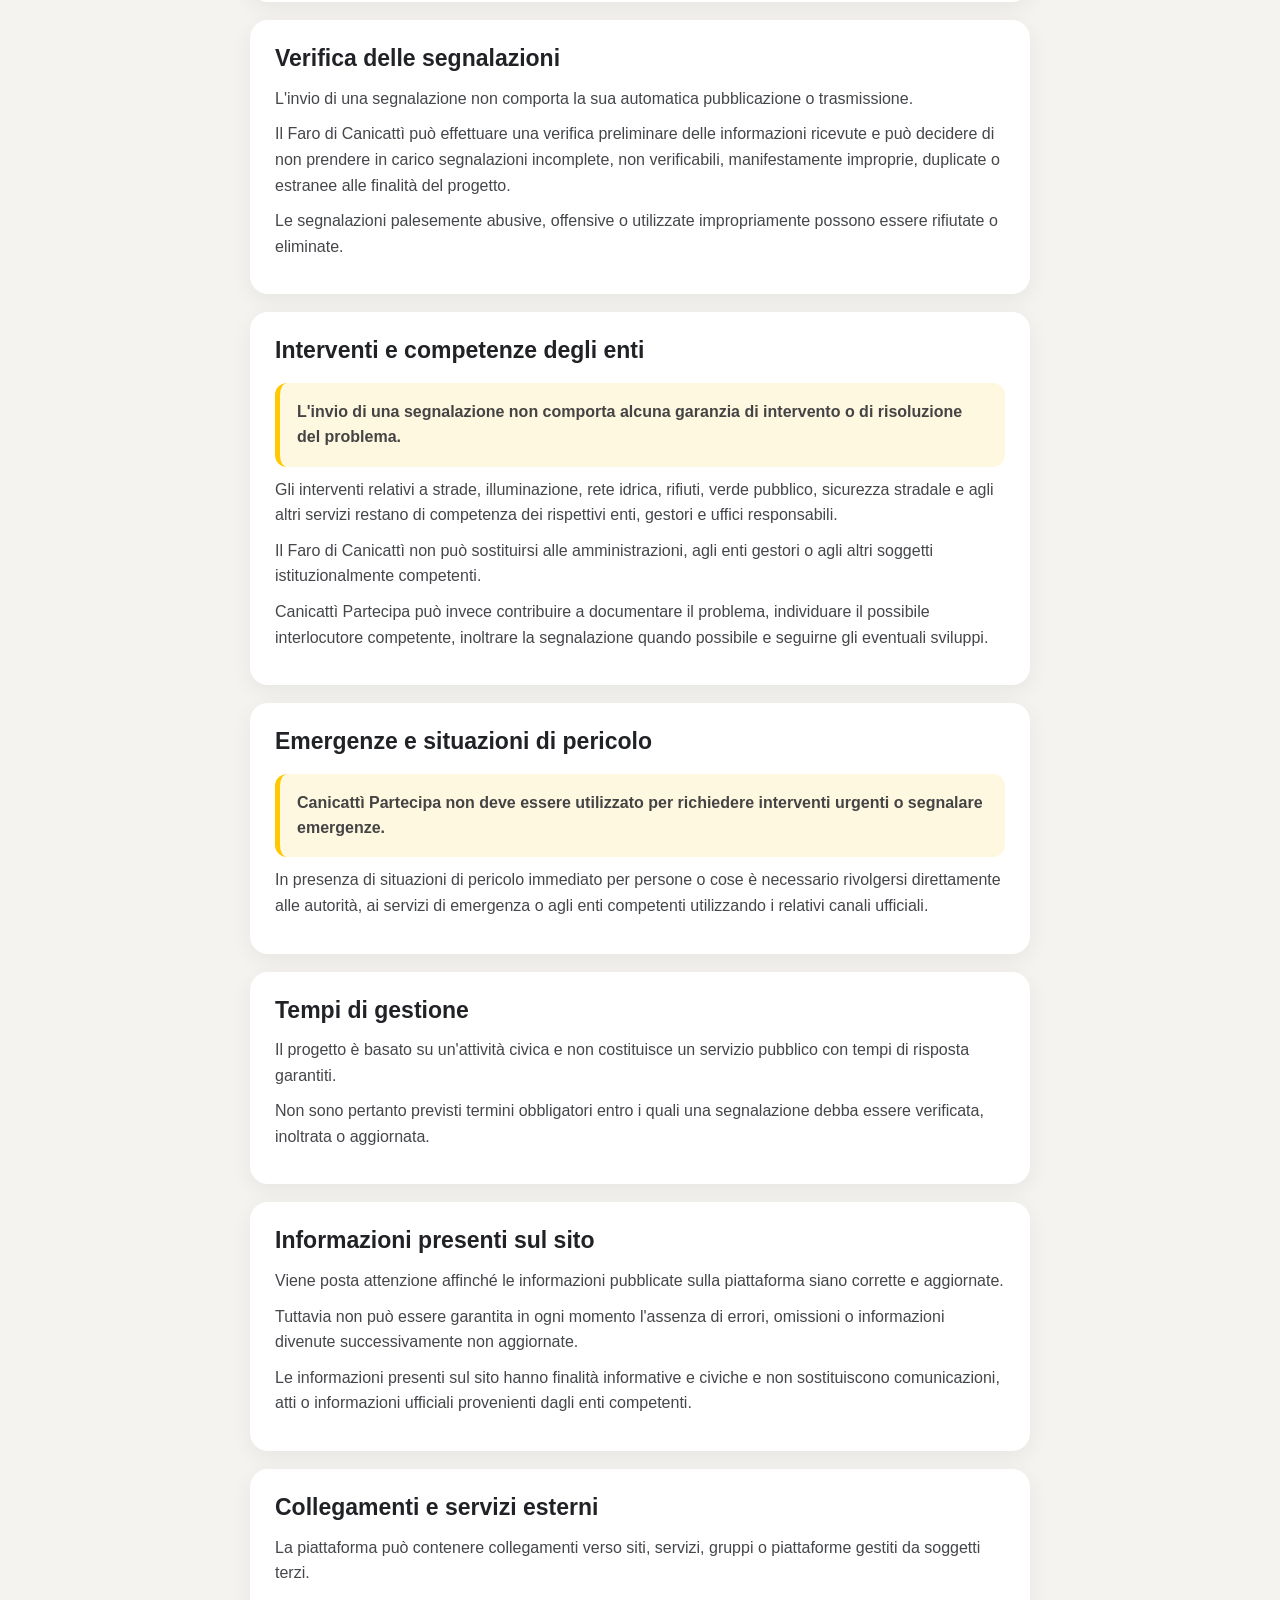
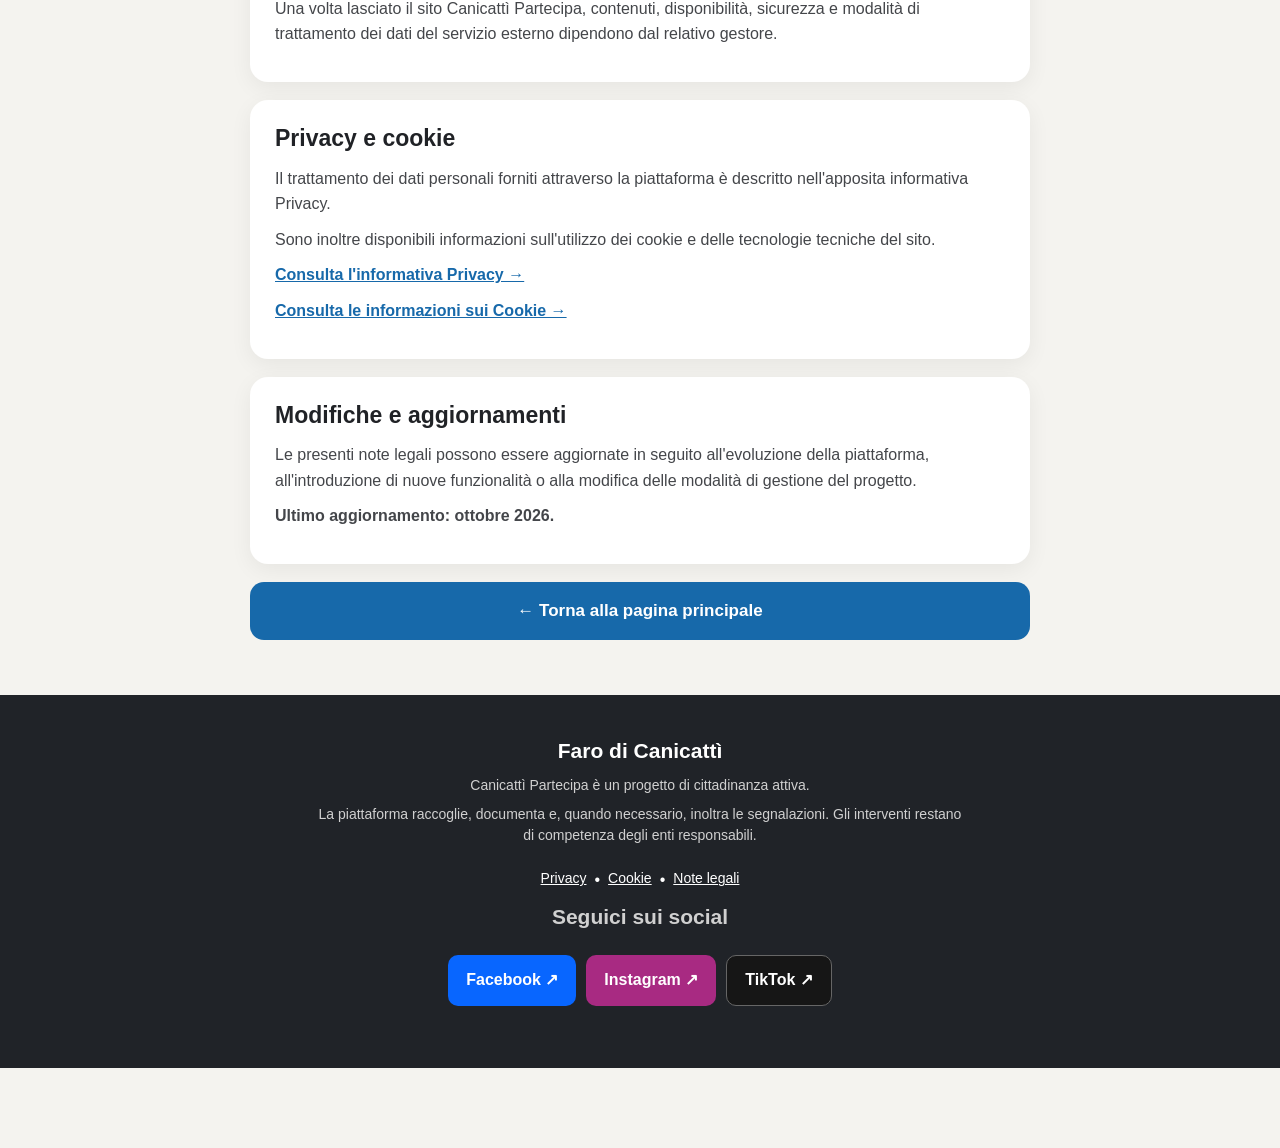
<file: note-legali.html>
<!DOCTYPE html>
<html lang="it">

<head>

<meta charset="UTF-8">

<meta
  name="viewport"
  content="width=device-width, initial-scale=1.0, viewport-fit=cover"
>

<title>Note legali | Canicattì Partecipa</title>

<meta
  name="description"
  content="Note legali e condizioni di utilizzo della piattaforma Canicattì Partecipa."
>

<style>

/* =====================================================
   RESET
===================================================== */

* {
  box-sizing: border-box;
}

html {
  margin: 0;
  padding: 0;
  -webkit-text-size-adjust: 100%;
}

body {
  margin: 0;
  padding: 0;

  font-family:
    -apple-system,
    BlinkMacSystemFont,
    "Segoe UI",
    Roboto,
    Helvetica,
    Arial,
    sans-serif;

  background: #f4f3ef;
  color: #202226;

  line-height: 1.55;
}

a {
  text-decoration: none;
}


/* =====================================================
   TESTATA
===================================================== */

.page-header {
  position: relative;

  min-height: 315px;

  overflow: hidden;

  color: white;

  background:
    linear-gradient(
      180deg,
      rgba(0,0,0,.28),
      rgba(0,0,0,.74)
    ),
    url("IMG_8923.webp");

  background-size: cover;
  background-position: center;
}

.header-inner {
  width: calc(100% - 40px);
  max-width: 900px;

  min-height: 315px;

  margin: 0 auto;

  padding: 25px 0 30px;

  display: flex;
  flex-direction: column;
  justify-content: space-between;
}


/* =====================================================
   FARO + LOGO
===================================================== */

.brand-row {
  display: flex;
  align-items: center;
  justify-content: space-between;

  gap: 15px;
}

.faro-title {
  color: white;

  font-size: 34px;
  line-height: .93;

  font-weight: 900;

  letter-spacing: -1.5px;

  text-transform: uppercase;

  text-shadow:
    0 3px 12px rgba(0,0,0,.55);
}

.faro-small {
  display: block;

  margin-bottom: 3px;

  font-size: .56em;

  font-weight: 700;

  letter-spacing: .7px;

  text-transform: none;
}

.logo-box {
  flex: 0 0 105px;

  width: 105px;
  height: 105px;

  display: flex;
  align-items: center;
  justify-content: center;
}

.logo-box img {
  display: block;

  width: 100%;
  height: 100%;

  object-fit: contain;
}


/* =====================================================
   TITOLO
===================================================== */

.page-title {
  margin-top: 30px;
}

.page-title .project {
  margin-bottom: 7px;

  color: #ffc800;

  font-size: 13px;

  font-weight: 850;

  letter-spacing: 2px;

  text-transform: uppercase;
}

.page-title h1 {
  margin: 0 0 9px;

  color: white;

  font-size: clamp(38px, 8vw, 54px);

  line-height: 1;

  letter-spacing: -2px;

  text-shadow:
    0 3px 14px rgba(0,0,0,.45);
}

.page-title p {
  margin: 0;

  max-width: 650px;

  color: white;

  font-size: 18px;
  line-height: 1.35;

  text-shadow:
    0 2px 8px rgba(0,0,0,.5);
}


/* =====================================================
   CONTENUTO
===================================================== */

.wrap {
  width: calc(100% - 32px);
  max-width: 780px;

  margin: 0 auto;

  padding: 30px 0 55px;
}

.card {
  margin-bottom: 18px;

  padding: 25px;

  background: white;

  border-radius: 18px;

  box-shadow:
    0 6px 22px rgba(0,0,0,.06);
}

.card h2 {
  margin: 0 0 13px;

  font-size: 23px;
  line-height: 1.2;
}

.card h3 {
  margin: 22px 0 8px;

  font-size: 18px;
}

.card p {
  margin: 10px 0;

  color: #44464a;

  font-size: 16px;
  line-height: 1.6;
}

.card ul {
  margin: 10px 0;

  padding-left: 23px;

  color: #44464a;
}

.card li {
  margin: 8px 0;
}

.highlight {
  border-left: 6px solid #ffc800;
}

.warning-box {
  margin: 18px 0 5px;

  padding: 17px;

  background: #fff8e1;

  border-left: 5px solid #ffc800;

  border-radius: 12px;

  color: #444;
}

.info-box {
  margin: 18px 0 5px;

  padding: 17px;

  background: #eef6fc;

  border-left: 5px solid #1769aa;

  border-radius: 12px;

  color: #444;
}


/* =====================================================
   LINK
===================================================== */

.text-link {
  color: #1769aa;

  font-weight: 700;

  text-decoration: underline;

  overflow-wrap: anywhere;
}


/* =====================================================
   HOME
===================================================== */

.button-home {
  width: 100%;

  min-height: 58px;

  margin-top: 5px;

  padding: 15px 18px;

  display: flex;
  align-items: center;
  justify-content: center;

  border-radius: 14px;

  background: #1769aa;
  color: white;

  font-size: 17px;
  font-weight: 800;

  text-align: center;
}


/* =====================================================
   FOOTER
===================================================== */

footer {
  padding:
    40px
    20px
    calc(40px + env(safe-area-inset-bottom));

  background: #202328;

  color: white;

  text-align: center;
}

footer strong {
  display: block;

  margin-bottom: 8px;

  font-size: 21px;
}

footer p {
  max-width: 650px;

  margin: 8px auto;

  color: #d0d0d0;

  font-size: 14px;
  line-height: 1.5;
}

.footer-links {
  margin-top: 22px;

  display: flex;
  justify-content: center;
  flex-wrap: wrap;

  gap: 8px;
}

.footer-links a {
  color: white;

  font-size: 14px;

  text-decoration: underline;
}


/* =====================================================
   SMARTPHONE
===================================================== */

@media (max-width: 600px) {

  .page-header {
    min-height: 300px;
  }

  .header-inner {
    width: calc(100% - 36px);

    min-height: 300px;

    padding-top:
      max(20px, env(safe-area-inset-top));

    padding-bottom: 26px;
  }

  .faro-title {
    max-width: calc(100% - 112px);

    font-size: 30px;
  }

  .logo-box {
    flex: 0 0 102px;

    width: 102px;
    height: 102px;
  }

  .page-title h1 {
    font-size: 40px;
  }

  .page-title p {
    font-size: 17px;
  }

  .wrap {
    width: calc(100% - 26px);

    padding-top: 20px;
  }

  .card {
    padding: 21px 18px;

    border-radius: 17px;
  }

}


/* =====================================================
   SMARTPHONE PICCOLI
===================================================== */

@media (max-width: 370px) {

  .faro-title {
    font-size: 27px;
  }

  .logo-box {
    flex-basis: 90px;

    width: 90px;
    height: 90px;
  }

  .page-title h1 {
    font-size: 35px;
  }

}


/* Navigazione e social uniformi alle altre pagine */
a.cp-torna-home{display:block;color:inherit;text-decoration:none;cursor:pointer}
a.cp-torna-home:focus-visible{outline:4px solid #ffc800;outline-offset:-4px}
.cp-social{display:flex;justify-content:center;flex-wrap:wrap;gap:10px;margin:22px auto;max-width:650px}
.cp-social a{display:inline-flex;align-items:center;justify-content:center;min-height:44px;padding:12px 18px;border-radius:10px;color:#fff!important;text-decoration:none;font-weight:750}
.cp-social a:hover{filter:brightness(.92)}
.cp-social a:focus-visible{outline:3px solid #ffc800;outline-offset:3px}
.cp-social .hp-facebook{background:#0866ff}.cp-social .hp-instagram{background:#a82a82}.cp-social .hp-tiktok{background:#161616;border:1px solid #666}
@media(max-width:650px){.cp-social{padding:0 15px}.cp-social a{flex:1 1 120px}}

[hidden]{display:none!important}
.cp-schermo-stato{min-height:100vh;display:grid;place-content:center;padding:30px 20px;text-align:center;background:#f4f3ef;color:#202226}
.cp-schermo-stato>div{max-width:650px;margin:auto}
.cp-schermo-stato p{white-space:pre-wrap;overflow-wrap:anywhere;line-height:1.6}
.cp-schermo-stato button{border:0;border-radius:10px;padding:13px 18px;background:#1769aa;color:white;font:inherit;font-weight:700;cursor:pointer}
.cp-schermo-stato button:disabled{opacity:.6;cursor:wait}

</style>


<script>
// Ultimo stato verificato nella scheda: ripristino immediato, poi verifica in rete.
function cpSalvaStato(riga){
  try{sessionStorage.setItem('cp-stato-sito',JSON.stringify({manutenzione:riga.manutenzione,messaggio_manutenzione:riga.messaggio_manutenzione || ''}));}catch(e){}
}
function cpRipristinaStato(home){
  try{
    const stato=JSON.parse(sessionStorage.getItem('cp-stato-sito'));
    if(!stato || typeof stato.manutenzione!=='boolean')return null;
    const contenuto=document.getElementById(home?'hpContenuto':'cpPaginaPubblica');
    const schermo=document.getElementById(home?'hpAccesso':'cpSchermoStato');
    contenuto.hidden=stato.manutenzione;contenuto.inert=stato.manutenzione;
    schermo.hidden=!stato.manutenzione;
    document.getElementById(home?'hpTitoloStato':'cpTitoloStato').textContent='Sito in manutenzione';
    document.getElementById(home?'hpTestoStato':'cpTestoStato').textContent=stato.messaggio_manutenzione || 'Stiamo aggiornando il sito. Torna a trovarci tra poco.';
    document.getElementById(home?'hpRiprovaStato':'cpRiprovaStato').hidden=false;
    return stato;
  }catch(e){return null;}
}
</script>
<script defer src="cp-visite.js"></script>
</head>


<body>
<section id="cpSchermoStato" class="cp-schermo-stato" aria-live="polite" hidden>
  <div><h1 id="cpTitoloStato" tabindex="-1">Canicattì Partecipa</h1>
  <p id="cpTestoStato">Verifica dello stato del sito in corso...</p>
  <button id="cpRiprovaStato" type="button" hidden>Riprova</button>
  <noscript><p>Attiva JavaScript per visualizzare lo stato aggiornato del sito.</p></noscript></div>
</section>
<div id="cpPaginaPubblica" hidden inert>
<script>window.cpStatoIniziale=cpRipristinaStato(false);</script>



<!-- =====================================================
     TESTATA
===================================================== -->

<header class="page-header">
<a class="cp-torna-home" href="index.html" aria-label="Torna alla home">

  <div class="header-inner">


    <div class="brand-row">

      <div class="faro-title">

        <span class="faro-small">
          Faro di
        </span>

        Canicattì

      </div>


      <div class="logo-box">

        <img
          src="IMG_8924.png"
          alt="Controcorrente"
        >

      </div>

    </div>


    <div class="page-title">

      <div class="project">
        Canicattì Partecipa
      </div>

      <h1>
        Note legali
      </h1>

      <p>
        Informazioni sulla natura, sulle finalità
        e sull'utilizzo della piattaforma.
      </p>

    </div>


  </div>

</a>
</header>



<!-- =====================================================
     CONTENUTO
===================================================== -->

<main class="wrap">


  <!-- NATURA DEL PROGETTO -->

  <section class="card highlight">

    <h2>
      Natura del progetto
    </h2>

    <p>
      <strong>Canicattì Partecipa</strong> è un progetto
      di cittadinanza attiva promosso dal
      <strong>Faro di Canicattì</strong>.
    </p>

    <p>
      Il Faro di Canicattì è una realtà territoriale
      e civica e non costituisce un ente pubblico,
      un ufficio della Pubblica Amministrazione
      o un servizio comunale.
    </p>

    <p>
      Il Faro di Canicattì non dispone di autonoma
      personalità giuridica.
    </p>

    <div class="warning-box">

      <strong>
        Canicattì Partecipa non è un ufficio reclami,
        un servizio di pronto intervento o un servizio
        pubblico di manutenzione.
      </strong>

    </div>

  </section>



  <!-- FINALITA -->

  <section class="card">

    <h2>
      Finalità della piattaforma
    </h2>

    <p>
      La piattaforma nasce con l'obiettivo di favorire
      la partecipazione dei cittadini alla vita della città
      e di raccogliere informazioni relative a problemi,
      criticità e situazioni di interesse civico
      presenti nel territorio di Canicattì.
    </p>

    <p>
      Le segnalazioni ricevute possono essere esaminate,
      documentate e, quando ritenuto opportuno e possibile,
      trasmesse agli enti o agli uffici competenti.
    </p>

    <p>
      Il progetto può inoltre consentire di seguire
      gli sviluppi di una segnalazione e di informare
      il cittadino sugli eventuali aggiornamenti disponibili.
    </p>

  </section>



  <!-- SEGNALAZIONI -->

  <section class="card">

    <h2>
      Segnalazioni dei cittadini
    </h2>

    <p>
      Le informazioni inserite attraverso la piattaforma
      sono fornite direttamente dagli utenti.
    </p>

    <p>
      Chi effettua una segnalazione è invitato a fornire
      informazioni corrette, pertinenti e, per quanto possibile,
      verificabili.
    </p>

    <p>
      Non devono essere utilizzati i moduli della piattaforma
      per inviare contenuti offensivi, diffamatori,
      discriminatori, illeciti o estranei alle finalità
      del progetto.
    </p>

    <p>
      Non devono inoltre essere inseriti dati personali
      di soggetti terzi quando non siano necessari
      alla segnalazione.
    </p>

  </section>



  <!-- FOTO -->

  <section class="card">

    <h2>
      Fotografie e contenuti inviati
    </h2>

    <p>
      L'utente che allega fotografie o altri contenuti
      dichiara di utilizzarli legittimamente nell'ambito
      della segnalazione effettuata.
    </p>

    <p>
      È opportuno evitare, quando non necessario,
      immagini che consentano di identificare chiaramente
      persone, targhe, documenti o altre informazioni
      personali non pertinenti alla segnalazione.
    </p>

    <p>
      Le fotografie ricevute possono essere utilizzate
      per verificare e documentare il problema segnalato
      e per accompagnare l'eventuale comunicazione
      agli enti competenti.
    </p>

  </section>



  <!-- VERIFICA -->

  <section class="card">

    <h2>
      Verifica delle segnalazioni
    </h2>

    <p>
      L'invio di una segnalazione non comporta
      la sua automatica pubblicazione o trasmissione.
    </p>

    <p>
      Il Faro di Canicattì può effettuare una verifica
      preliminare delle informazioni ricevute e può decidere
      di non prendere in carico segnalazioni incomplete,
      non verificabili, manifestamente improprie,
      duplicate o estranee alle finalità del progetto.
    </p>

    <p>
      Le segnalazioni palesemente abusive, offensive
      o utilizzate impropriamente possono essere
      rifiutate o eliminate.
    </p>

  </section>



  <!-- INTERVENTI -->

  <section class="card">

    <h2>
      Interventi e competenze degli enti
    </h2>

    <div class="warning-box">

      <strong>
        L'invio di una segnalazione non comporta
        alcuna garanzia di intervento o di risoluzione
        del problema.
      </strong>

    </div>

    <p>
      Gli interventi relativi a strade, illuminazione,
      rete idrica, rifiuti, verde pubblico,
      sicurezza stradale e agli altri servizi
      restano di competenza dei rispettivi enti,
      gestori e uffici responsabili.
    </p>

    <p>
      Il Faro di Canicattì non può sostituirsi
      alle amministrazioni, agli enti gestori
      o agli altri soggetti istituzionalmente competenti.
    </p>

    <p>
      Canicattì Partecipa può invece contribuire
      a documentare il problema, individuare
      il possibile interlocutore competente,
      inoltrare la segnalazione quando possibile
      e seguirne gli eventuali sviluppi.
    </p>

  </section>



  <!-- EMERGENZE -->

  <section class="card">

    <h2>
      Emergenze e situazioni di pericolo
    </h2>

    <div class="warning-box">

      <strong>
        Canicattì Partecipa non deve essere utilizzato
        per richiedere interventi urgenti o segnalare
        emergenze.
      </strong>

    </div>

    <p>
      In presenza di situazioni di pericolo immediato
      per persone o cose è necessario rivolgersi
      direttamente alle autorità, ai servizi di emergenza
      o agli enti competenti utilizzando i relativi
      canali ufficiali.
    </p>

  </section>



  <!-- TEMPI -->

  <section class="card">

    <h2>
      Tempi di gestione
    </h2>

    <p>
      Il progetto è basato su un'attività civica
      e non costituisce un servizio pubblico
      con tempi di risposta garantiti.
    </p>

    <p>
      Non sono pertanto previsti termini obbligatori
      entro i quali una segnalazione debba essere
      verificata, inoltrata o aggiornata.
    </p>

  </section>



  <!-- INFORMAZIONI -->

  <section class="card">

    <h2>
      Informazioni presenti sul sito
    </h2>

    <p>
      Viene posta attenzione affinché le informazioni
      pubblicate sulla piattaforma siano corrette
      e aggiornate.
    </p>

    <p>
      Tuttavia non può essere garantita in ogni momento
      l'assenza di errori, omissioni o informazioni
      divenute successivamente non aggiornate.
    </p>

    <p>
      Le informazioni presenti sul sito hanno finalità
      informative e civiche e non sostituiscono
      comunicazioni, atti o informazioni ufficiali
      provenienti dagli enti competenti.
    </p>

  </section>



  <!-- SERVIZI ESTERNI -->

  <section class="card">

    <h2>
      Collegamenti e servizi esterni
    </h2>

    <p>
      La piattaforma può contenere collegamenti
      verso siti, servizi, gruppi o piattaforme
      gestiti da soggetti terzi.
    </p>

    <p>
      Una volta lasciato il sito Canicattì Partecipa,
      contenuti, disponibilità, sicurezza e modalità
      di trattamento dei dati del servizio esterno
      dipendono dal relativo gestore.
    </p>

  </section>



  <!-- PRIVACY -->

  <section class="card">

    <h2>
      Privacy e cookie
    </h2>

    <p>
      Il trattamento dei dati personali forniti
      attraverso la piattaforma è descritto
      nell'apposita informativa Privacy.
    </p>

    <p>
      Sono inoltre disponibili informazioni
      sull'utilizzo dei cookie e delle tecnologie
      tecniche del sito.
    </p>

    <p>
      <a
        class="text-link"
        href="privacy.html"
      >
        Consulta l'informativa Privacy →
      </a>
    </p>

    <p>
      <a
        class="text-link"
        href="cookie.html"
      >
        Consulta le informazioni sui Cookie →
      </a>
    </p>

  </section>



  <!-- AGGIORNAMENTI -->

  <section class="card">

    <h2>
      Modifiche e aggiornamenti
    </h2>

    <p>
      Le presenti note legali possono essere
      aggiornate in seguito all'evoluzione
      della piattaforma, all'introduzione
      di nuove funzionalità o alla modifica
      delle modalità di gestione del progetto.
    </p>

    <p>
      <strong>
        Ultimo aggiornamento: ottobre 2026.
      </strong>
    </p>

  </section>



  <a
    class="button-home"
    href="index.html"
  >
    ← Torna alla pagina principale
  </a>


</main>



<!-- =====================================================
     FOOTER
===================================================== -->

<footer>

  <strong>
    Faro di Canicattì
  </strong>

  <p>
    Canicattì Partecipa è un progetto
    di cittadinanza attiva.
  </p>

  <p>
    La piattaforma raccoglie, documenta e,
    quando necessario, inoltra le segnalazioni.
    Gli interventi restano di competenza
    degli enti responsabili.
  </p>

  <div class="footer-links">

    <a href="privacy.html">
      Privacy
    </a>

    <span>•</span>

    <a href="cookie.html">
      Cookie
    </a>

    <span>•</span>

    <a href="note-legali.html">
      Note legali
    </a>

  </div>

<p><strong>Seguici sui social</strong></p>
  <nav class="cp-social" aria-label="Profili social">
    <a class="hp-facebook" href="https://www.facebook.com/share/1N3THY7nBG/?mibextid=wwXIfr" target="_blank" rel="noopener noreferrer" aria-label="Facebook — apre una nuova scheda">Facebook ↗</a>
    <a class="hp-instagram" href="https://www.instagram.com/controcorrente__canicatti?stkn=MXh5aHp6dDVyYmdiMA%3D%3D&amp;utm_source=qr" target="_blank" rel="noopener noreferrer" aria-label="Instagram — apre una nuova scheda">Instagram ↗</a>
    <a class="hp-tiktok" href="https://www.tiktok.com/@controcorrente.fa?_r=1&amp;_t=ZN-9AMPpx5WfPq" target="_blank" rel="noopener noreferrer" aria-label="TikTok — apre una nuova scheda">TikTok ↗</a>
  </nav>
</footer>


</div><!-- cpPaginaPubblica -->
<script>
/* Stato pubblico condiviso con l'interruttore del pannello admin. */
(() => {
  const url = 'https://zkwwxxmbikxpzedcmjxx.supabase.co/rest/v1/impostazioni_sito?id=eq.1&select=manutenzione,messaggio_manutenzione';
  const key = 'sb_publishable_5usTyC1lIfP6ykIY456Glw_iJdy6NvP';
  const content = document.getElementById('cpPaginaPubblica');
  const screen = document.getElementById('cpSchermoStato');
  const title = document.getElementById('cpTitoloStato');
  const message = document.getElementById('cpTestoStato');
  const retry = document.getElementById('cpRiprovaStato');
  let busy = false;
  let lastMaintenance = window.cpStatoIniziale?.manutenzione === true;
  async function update(){
    if(busy)return;
    busy = true;retry.disabled = true;
    const controller = new AbortController();
    const timer = setTimeout(() => controller.abort(),12000);
    try{
      const response = await fetch(url,{headers:{apikey:key,'Accept-Profile':'public'},cache:'no-store',signal:controller.signal});
      if(!response.ok)throw new Error('HTTP ' + response.status);
      const rows = await response.json();
      if(!Array.isArray(rows) || rows.length!==1 || typeof rows[0].manutenzione!=='boolean')throw new Error('Stato non disponibile');
      const maintenance = rows[0].manutenzione;
      lastMaintenance = maintenance;
      cpSalvaStato(rows[0]);
      const entering = maintenance && screen.hidden;
      content.hidden = maintenance;content.inert = maintenance;screen.hidden = !maintenance;
      title.textContent = 'Sito in manutenzione';
      message.textContent = rows[0].messaggio_manutenzione || 'Stiamo aggiornando il sito. Torna a trovarci tra poco.';
      if(entering)title.focus();
    }catch(error){
      console.error('Verifica manutenzione:',error);
      // Conserva la manutenzione confermata; un errore non blocca la pagina.
      content.hidden = lastMaintenance;
      content.inert = lastMaintenance;
      screen.hidden = !lastMaintenance;
    }finally{clearTimeout(timer);busy=false;retry.disabled=false;retry.hidden=false;}
  }
  retry.addEventListener('click',update);
  document.addEventListener('visibilitychange',()=>{if(!document.hidden)update();});
  window.addEventListener('pageshow',update);
  window.addEventListener('online',update);
  setInterval(()=>{if(!document.hidden)update();},30000);
  update();
})();

</script>
<script defer src="cp-accessibilita.js"></script>
</body>
</html>
</file>
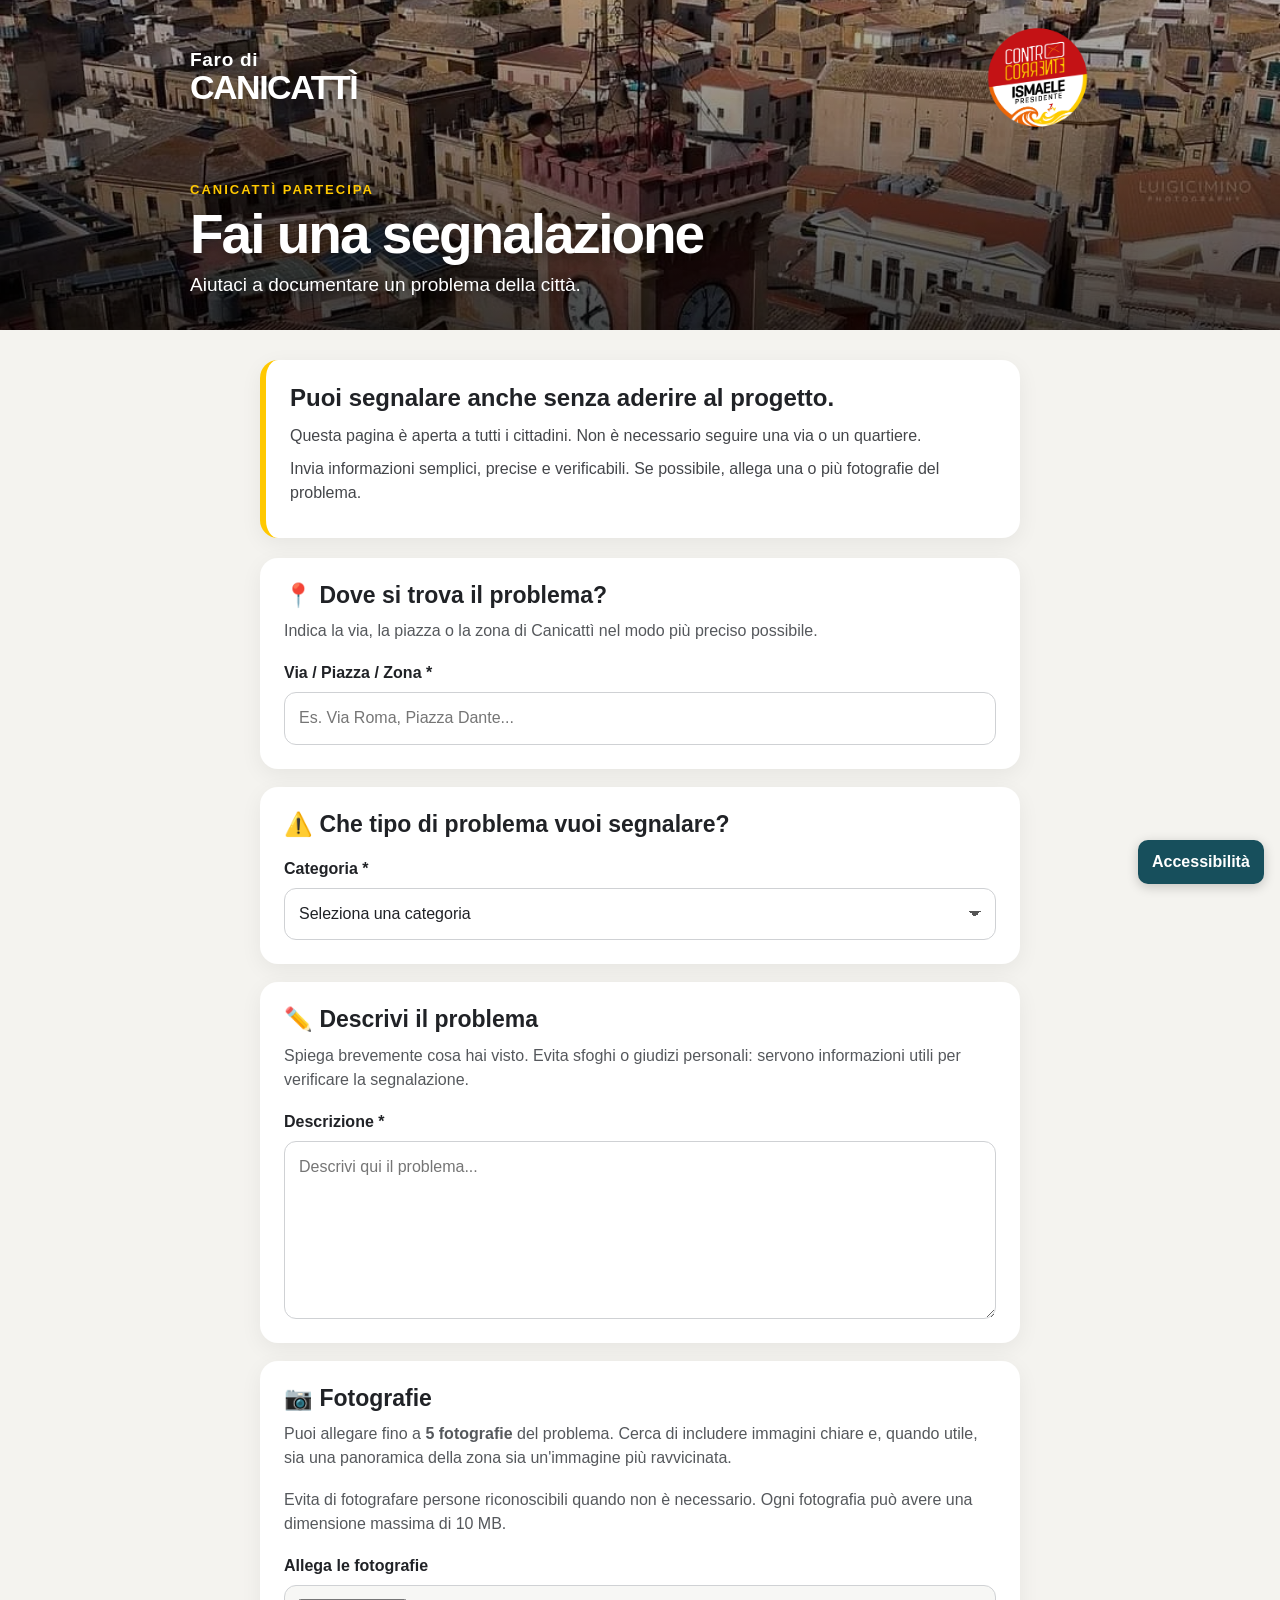
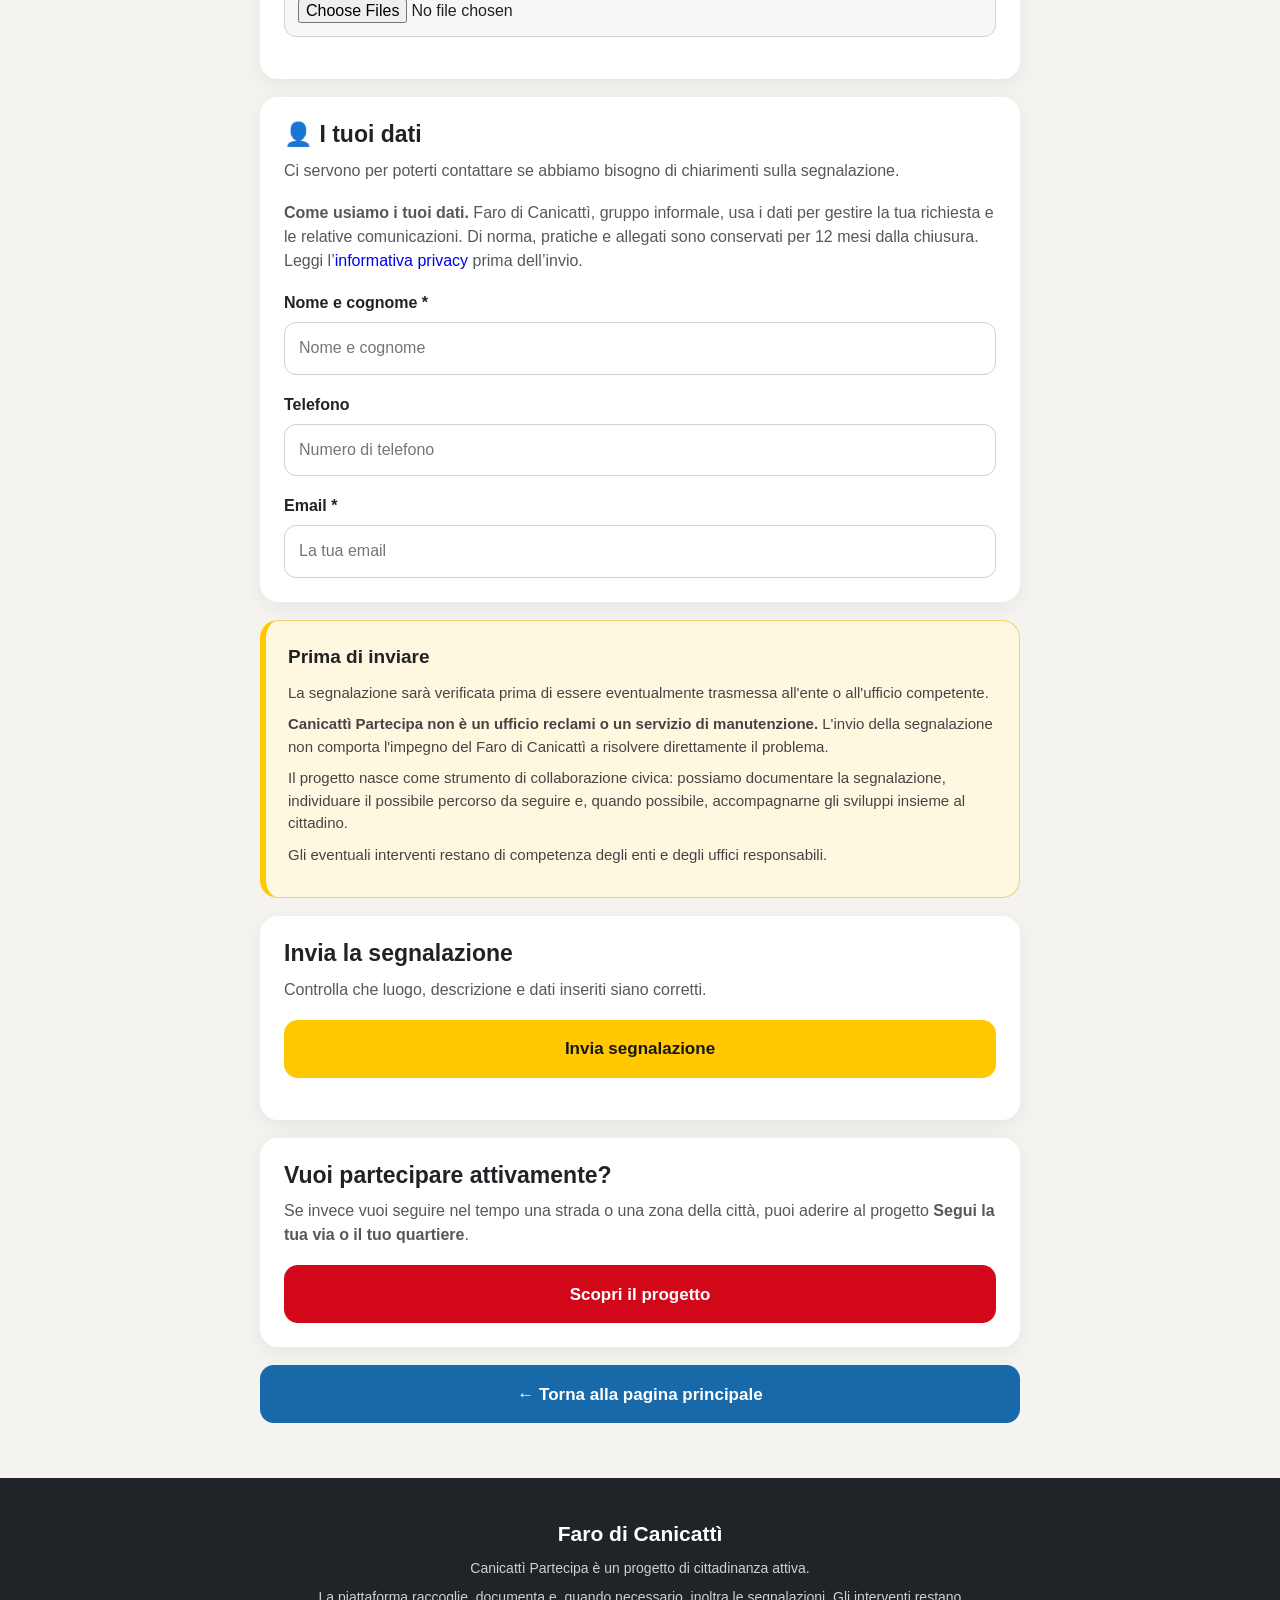
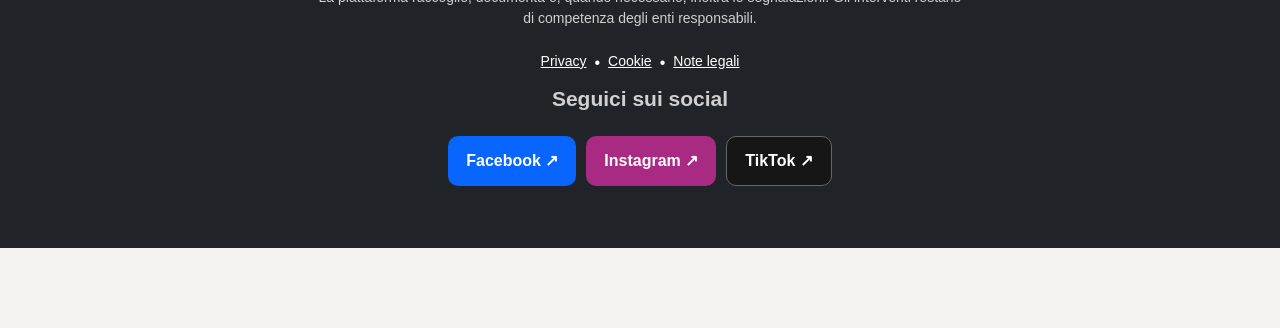
<file: partecipa.html>
<!DOCTYPE html>
<html lang="it">

<head>

<meta charset="UTF-8">

<meta
  name="viewport"
  content="width=device-width, initial-scale=1.0, viewport-fit=cover"
>

<title>Fai una segnalazione | Canicattì Partecipa</title>

<meta
  name="description"
  content="Invia una segnalazione a Canicattì Partecipa."
>

<style>

/* =====================================================
   RESET
===================================================== */

* {
  box-sizing: border-box;
}

html {
  margin: 0;
  padding: 0;
  -webkit-text-size-adjust: 100%;
}

body {
  margin: 0;
  padding: 0;

  font-family:
    -apple-system,
    BlinkMacSystemFont,
    "Segoe UI",
    Roboto,
    Helvetica,
    Arial,
    sans-serif;

  background: #f4f3ef;
  color: #202226;

  line-height: 1.5;
}

a {
  text-decoration: none;
}


/* =====================================================
   TESTATA
===================================================== */

.page-header {
  position: relative;

  min-height: 330px;

  overflow: hidden;

  color: white;

  background:
    linear-gradient(
      180deg,
      rgba(0,0,0,.28),
      rgba(0,0,0,.72)
    ),
    url("IMG_8923.webp");

  background-size: cover;
  background-position: center;
}

.header-inner {
  width: calc(100% - 40px);
  max-width: 900px;

  min-height: 330px;

  margin: 0 auto;

  padding: 25px 0 32px;

  display: flex;
  flex-direction: column;
  justify-content: space-between;
}


/* =====================================================
   FARO + LOGO
===================================================== */

.brand-row {
  display: flex;
  align-items: center;
  justify-content: space-between;

  gap: 15px;
}

.faro-title {
  color: white;

  font-size: 34px;
  line-height: .93;

  font-weight: 900;

  letter-spacing: -1.5px;

  text-transform: uppercase;

  text-shadow:
    0 3px 12px rgba(0,0,0,.55);
}

.faro-small {
  display: block;

  margin-bottom: 3px;

  font-size: .56em;

  font-weight: 700;

  letter-spacing: .7px;

  text-transform: none;
}

.logo-box {
  flex: 0 0 105px;

  width: 105px;
  height: 105px;

  display: flex;
  align-items: center;
  justify-content: center;
}

.logo-box img {
  display: block;

  width: 100%;
  height: 100%;

  object-fit: contain;
}


/* =====================================================
   TITOLO PAGINA
===================================================== */

.page-title {
  margin-top: 35px;
}

.page-title .project {
  margin-bottom: 8px;

  color: #ffc800;

  font-size: 13px;

  font-weight: 850;

  letter-spacing: 2px;

  text-transform: uppercase;
}

.page-title h1 {
  margin: 0 0 10px;

  color: white;

  font-size: clamp(37px, 8vw, 55px);

  line-height: 1;

  letter-spacing: -2px;

  text-shadow:
    0 3px 14px rgba(0,0,0,.45);
}

.page-title p {
  margin: 0;

  max-width: 650px;

  color: white;

  font-size: 19px;
  line-height: 1.35;

  text-shadow:
    0 2px 8px rgba(0,0,0,.5);
}


/* =====================================================
   CONTENUTO
===================================================== */

.wrap {
  width: calc(100% - 32px);
  max-width: 760px;

  margin: 0 auto;

  padding: 30px 0 55px;
}


/* =====================================================
   INTRO
===================================================== */

.intro {
  margin-bottom: 20px;

  padding: 24px;

  background: white;

  border-left: 6px solid #ffc800;

  border-radius: 18px;

  box-shadow:
    0 6px 22px rgba(0,0,0,.06);
}

.intro h2 {
  margin: 0 0 12px;

  font-size: 24px;
  line-height: 1.15;
}

.intro p {
  margin: 9px 0;

  font-size: 16px;
  line-height: 1.5;

  color: #44464a;
}


/* =====================================================
   CARD MODULO
===================================================== */

.form-card {
  margin-bottom: 18px;

  padding: 24px;

  background: white;

  border-radius: 18px;

  box-shadow:
    0 6px 22px rgba(0,0,0,.06);
}

.form-card h2 {
  margin: 0 0 10px;

  font-size: 23px;
  line-height: 1.2;
}

.form-card p {
  margin: 8px 0 18px;

  color: #55585c;

  font-size: 16px;
  line-height: 1.5;
}


/* =====================================================
   CAMPI
===================================================== */

label {
  display: block;

  margin: 18px 0 7px;

  font-size: 16px;
}

input,
select,
textarea {
  display: block;

  width: 100%;
  max-width: 100%;

  margin: 0;

  padding: 15px 14px;

  border: 1px solid #cfd1d4;

  border-radius: 12px;

  background: white;

  color: #202226;

  font-family: inherit;

  font-size: 16px;

  line-height: 1.3;

  outline: none;

  appearance: none;
  -webkit-appearance: none;
}

select {
  padding-right: 42px;

  background-image:
    linear-gradient(45deg, transparent 50%, #555 50%),
    linear-gradient(135deg, #555 50%, transparent 50%);

  background-position:
    calc(100% - 20px) 50%,
    calc(100% - 14px) 50%;

  background-size:
    6px 6px,
    6px 6px;

  background-repeat: no-repeat;
}

textarea {
  min-height: 145px;

  resize: vertical;
}

input:focus,
select:focus,
textarea:focus {
  border-color: #d4aa00;

  box-shadow:
    0 0 0 3px rgba(255,200,0,.18);
}

input[type="file"] {
  padding: 13px;

  background: #f7f7f5;

  appearance: auto;
  -webkit-appearance: auto;
}


/* =====================================================
   FOTO
===================================================== */

.photo-info {
  margin-top: 12px !important;

  color: #666 !important;

  font-size: 14px !important;
}


/* =====================================================
   AVVISO
===================================================== */

.warning {
  margin-bottom: 18px;

  padding: 22px;

  background: #fff8e1;

  border: 1px solid #f0d275;
  border-left: 6px solid #ffc800;

  border-radius: 18px;
}

.warning-title {
  display: block;

  margin-bottom: 10px;

  font-size: 19px;
}

.warning p {
  margin: 9px 0;

  font-size: 15px;
  line-height: 1.5;

  color: #444;
}


/* =====================================================
   PULSANTI
===================================================== */

.button {
  width: 100%;

  min-height: 58px;

  margin-top: 15px;

  padding: 15px 18px;

  display: flex;
  align-items: center;
  justify-content: center;

  border: 0;
  border-radius: 14px;

  font-family: inherit;

  font-size: 17px;
  font-weight: 800;

  text-align: center;

  cursor: pointer;

  transition:
    transform .12s ease,
    opacity .12s ease;
}

.button:active {
  transform: scale(.985);
}

.button:disabled {
  opacity: .6;

  cursor: not-allowed;
}

.button-yellow {
  background: #ffc800;
  color: #171717;
}

.button-red {
  background: #d20719;
  color: white;
}

.button-dark {
  background: #282b30;
  color: white;
}

.button-home {
  margin-top: 4px;

  background: #1769aa;
  color: white;
}


/* =====================================================
   MESSAGGIO INVIO
===================================================== */

#messaggioInvio {
  margin-top: 18px;

  font-size: 15px;
  line-height: 1.5;

  overflow-wrap: anywhere;
}


/* =====================================================
   FOOTER
===================================================== */

footer {
  padding:
    40px
    20px
    calc(40px + env(safe-area-inset-bottom));

  background: #202328;

  color: white;

  text-align: center;
}

footer strong {
  display: block;

  margin-bottom: 8px;

  font-size: 21px;
}

footer p {
  max-width: 650px;

  margin: 8px auto;

  color: #d0d0d0;

  font-size: 14px;
  line-height: 1.5;
}

.footer-links {
  margin-top: 22px;

  display: flex;
  justify-content: center;
  flex-wrap: wrap;

  gap: 8px;
}

.footer-links a {
  color: white;

  font-size: 14px;

  text-decoration: underline;
}


/* =====================================================
   SMARTPHONE
   Android + iPhone
===================================================== */

@media (max-width: 600px) {

  .page-header {
    min-height: 315px;
  }

  .header-inner {
    width: calc(100% - 36px);

    min-height: 315px;

    padding-top:
      max(20px, env(safe-area-inset-top));

    padding-bottom: 27px;
  }

  .faro-title {
    max-width: calc(100% - 112px);

    font-size: 30px;
  }

  .logo-box {
    flex: 0 0 102px;

    width: 102px;
    height: 102px;
  }

  .page-title {
    margin-top: 25px;
  }

  .page-title h1 {
    font-size: clamp(36px, 10vw, 46px);
  }

  .page-title p {
    font-size: 18px;
  }

  .wrap {
    width: calc(100% - 26px);

    padding-top: 20px;
  }

  .intro,
  .form-card,
  .warning {
    padding: 21px 18px;

    border-radius: 17px;
  }

  .intro h2,
  .form-card h2 {
    font-size: 22px;
  }

  input,
  select,
  textarea {
    font-size: 16px;

    padding: 15px 13px;
  }

  .button {
    min-height: 58px;

    font-size: 16px;
  }

}


/* =====================================================
   SMARTPHONE MOLTO PICCOLI
===================================================== */

@media (max-width: 370px) {

  .faro-title {
    font-size: 27px;
  }

  .logo-box {
    flex-basis: 90px;

    width: 90px;
    height: 90px;
  }

  .page-title h1 {
    font-size: 35px;
  }

  .wrap {
    width: calc(100% - 22px);
  }

  .intro,
  .form-card,
  .warning {
    padding: 19px 16px;
  }

}


/* Navigazione e social uniformi alle altre pagine */
a.cp-torna-home{display:block;color:inherit;text-decoration:none;cursor:pointer}
a.cp-torna-home:focus-visible{outline:4px solid #ffc800;outline-offset:-4px}
.cp-social{display:flex;justify-content:center;flex-wrap:wrap;gap:10px;margin:22px auto;max-width:650px}
.cp-social a{display:inline-flex;align-items:center;justify-content:center;min-height:44px;padding:12px 18px;border-radius:10px;color:#fff!important;text-decoration:none;font-weight:750}
.cp-social a:hover{filter:brightness(.92)}
.cp-social a:focus-visible{outline:3px solid #ffc800;outline-offset:3px}
.cp-social .hp-facebook{background:#0866ff}.cp-social .hp-instagram{background:#a82a82}.cp-social .hp-tiktok{background:#161616;border:1px solid #666}
@media(max-width:650px){.cp-social{padding:0 15px}.cp-social a{flex:1 1 120px}}

[hidden]{display:none!important}
.cp-schermo-stato{min-height:100vh;display:grid;place-content:center;padding:30px 20px;text-align:center;background:#f4f3ef;color:#202226}
.cp-schermo-stato>div{max-width:650px;margin:auto}
.cp-schermo-stato p{white-space:pre-wrap;overflow-wrap:anywhere;line-height:1.6}
.cp-schermo-stato button{border:0;border-radius:10px;padding:13px 18px;background:#1769aa;color:white;font:inherit;font-weight:700;cursor:pointer}
.cp-schermo-stato button:disabled{opacity:.6;cursor:wait}

</style>


<script>

/* Ingresso pubblico controllato: permessi diretti sostituiti dopo il collaudo. */
let cpTicketInvio='';
const CP_INGRESSO_URL='https://zkwwxxmbikxpzedcmjxx.supabase.co/functions/v1/cp-ingresso';
async function cpRichiestaProtetta(azione,body,extra={}){
 const controller=new AbortController();
 const timer=setTimeout(()=>controller.abort(),90000);
 try{
  const risposta=await fetch(CP_INGRESSO_URL+'?azione='+azione,{
   method:'POST',headers:{apikey:SUPABASE_ANON_KEY,Authorization:'Bearer '+SUPABASE_ANON_KEY,
   ...(azione==='carica'?{}:{'Content-Type':'application/json'}),
   ...(cpTicketInvio?{'x-cp-ticket':cpTicketInvio}:{}),...extra},
   body:azione==='carica'?body:JSON.stringify(body),signal:controller.signal});
  let dati;try{dati=await risposta.json();}catch{throw new Error('Risposta del servizio non valida. Riprova più tardi.');}
  if(!risposta.ok)throw new Error(typeof dati.error==='string'?dati.error:'Servizio temporaneamente non disponibile.');
  return dati;
 }catch(e){if(e.name==='AbortError')throw new Error('La richiesta ha impiegato troppo tempo. Riprova più tardi.');throw e;}
 finally{clearTimeout(timer);}
}
async function cpAvviaInvio(flusso,email){
 cpTicketInvio='';
 const dati=await cpRichiestaProtetta('prepara',{flusso,email,sito_web:document.getElementById('cpSitoWeb')?.value||''});
 if(typeof dati.ticket!=='string'||!dati.ticket)throw new Error('Non è stato possibile avviare l’invio.');
 cpTicketInvio=dati.ticket;
}
async function cpCaricaProtetto(file,genere){
 if(!cpTicketInvio)throw new Error('Sessione di invio non disponibile.');
 return cpRichiestaProtetta('carica',file,{'Content-Type':file.type||'application/octet-stream',
 'x-cp-name':encodeURIComponent(file.name||'allegato'),'x-cp-kind':genere});
}
async function cpSalvaProtetto(dati){
 if(!cpTicketInvio)throw new Error('Sessione di invio non disponibile.');
 const risultato=await cpRichiestaProtetta('salva',dati);
 return new Response(JSON.stringify(risultato),{status:200,headers:{'Content-Type':'application/json'}});
}


// Ultimo stato verificato nella scheda: ripristino immediato, poi verifica in rete.
function cpSalvaStato(riga){
  try{sessionStorage.setItem('cp-stato-sito',JSON.stringify({manutenzione:riga.manutenzione,messaggio_manutenzione:riga.messaggio_manutenzione || ''}));}catch(e){}
}
function cpRipristinaStato(home){
  try{
    const stato=JSON.parse(sessionStorage.getItem('cp-stato-sito'));
    if(!stato || typeof stato.manutenzione!=='boolean')return null;
    const contenuto=document.getElementById(home?'hpContenuto':'cpPaginaPubblica');
    const schermo=document.getElementById(home?'hpAccesso':'cpSchermoStato');
    contenuto.hidden=stato.manutenzione;contenuto.inert=stato.manutenzione;
    schermo.hidden=!stato.manutenzione;
    document.getElementById(home?'hpTitoloStato':'cpTitoloStato').textContent='Sito in manutenzione';
    document.getElementById(home?'hpTestoStato':'cpTestoStato').textContent=stato.messaggio_manutenzione || 'Stiamo aggiornando il sito. Torna a trovarci tra poco.';
    document.getElementById(home?'hpRiprovaStato':'cpRiprovaStato').hidden=false;
    return stato;
  }catch(e){return null;}
}
</script>
<script defer src="cp-visite.js"></script>
</head>


<body>
<section id="cpSchermoStato" class="cp-schermo-stato" aria-live="polite" hidden>
  <div><h1 id="cpTitoloStato" tabindex="-1">Canicattì Partecipa</h1>
  <p id="cpTestoStato">Verifica dello stato del sito in corso...</p>
  <button id="cpRiprovaStato" type="button" hidden>Riprova</button>
  <noscript><p>Attiva JavaScript per visualizzare lo stato aggiornato del sito.</p></noscript></div>
</section>
<div id="cpPaginaPubblica" hidden inert>
<script>window.cpStatoIniziale=cpRipristinaStato(false);</script>



<!-- =====================================================
     TESTATA
===================================================== -->

<header class="page-header">
<a class="cp-torna-home" href="index.html" aria-label="Torna alla home">

  <div class="header-inner">


    <div class="brand-row">

      <div class="faro-title">

        <span class="faro-small">
          Faro di
        </span>

        Canicattì

      </div>


      <div class="logo-box">

        <img
          src="IMG_8924.png"
          alt="Controcorrente"
        >

      </div>

    </div>


    <div class="page-title">

      <div class="project">
        Canicattì Partecipa
      </div>

      <h1>
        Fai una segnalazione
      </h1>

      <p>
        Aiutaci a documentare un problema della città.
      </p>

    </div>


  </div>

</a>
</header>



<!-- =====================================================
     CONTENUTO
===================================================== -->

<main class="wrap">


  <section class="intro">

    <h2>
      Puoi segnalare anche senza aderire al progetto.
    </h2>

    <p>
      Questa pagina è aperta a tutti i cittadini.
      Non è necessario seguire una via o un quartiere.
    </p>

    <p>
      Invia informazioni semplici, precise e verificabili.
      Se possibile, allega una o più fotografie del problema.
    </p>

  </section>



  <!-- LUOGO -->

  <section class="form-card">

    <h2>
      📍 Dove si trova il problema?
    </h2>

    <p>
      Indica la via, la piazza o la zona di Canicattì
      nel modo più preciso possibile.
    </p>

    <label for="luogo">
      <strong>Via / Piazza / Zona *</strong>
    </label>

    <input
      type="text"
      id="luogo"
      name="luogo"
      placeholder="Es. Via Roma, Piazza Dante..."
      autocomplete="street-address"
      required
     maxlength="500">

  </section>



  <!-- CATEGORIA -->

  <section class="form-card">

    <h2>
      ⚠️ Che tipo di problema vuoi segnalare?
    </h2>

    <label for="categoria">
      <strong>Categoria *</strong>
    </label>

    <select
      id="categoria"
      name="categoria"
      required
    >

      <option value="">
        Seleziona una categoria
      </option>

      <option value="strade">
        Buche, strade e marciapiedi
      </option>

      <option value="acqua">
        Perdite d'acqua e problemi idrici
      </option>

      <option value="rifiuti">
        Rifiuti e pulizia
      </option>

      <option value="illuminazione">
        Illuminazione pubblica
      </option>

      <option value="verde">
        Verde pubblico
      </option>

      <option value="segnaletica">
        Segnaletica e sicurezza stradale
      </option>

      <option value="degrado">
        Degrado urbano
      </option>

      <option value="altro">
        Altro
      </option>

    </select>

  </section>



  <!-- DESCRIZIONE -->

  <section class="form-card">

    <h2>
      ✏️ Descrivi il problema
    </h2>

    <p>
      Spiega brevemente cosa hai visto.
      Evita sfoghi o giudizi personali:
      servono informazioni utili per verificare la segnalazione.
    </p>

    <label for="descrizione">
      <strong>Descrizione *</strong>
    </label>

    <textarea
      id="descrizione"
      name="descrizione"
      rows="7"
      placeholder="Descrivi qui il problema..."
      required
     maxlength="10000"></textarea>

  </section>



  <!-- FOTO -->

  <section class="form-card">

    <h2>
      📷 Fotografie
    </h2>

    <p>
      Puoi allegare fino a <strong>5 fotografie</strong>
      del problema.
      Cerca di includere immagini chiare e,
      quando utile, sia una panoramica della zona
      sia un'immagine più ravvicinata.
    </p>

    <p>
      Evita di fotografare persone riconoscibili
      quando non è necessario.
      Ogni fotografia può avere una dimensione
      massima di 10 MB.
    </p>

    <label for="foto">
      <strong>Allega le fotografie</strong>
    </label>

    <input
      type="file"
      id="foto"
      name="foto"
      accept="image/*"
      multiple
    >

    <p
      id="infoFoto"
      class="photo-info"
    ></p>

  </section>



  <!-- DATI -->

  <section class="form-card">

    <h2>
      👤 I tuoi dati
    </h2>

    <p>
      Ci servono per poterti contattare
      se abbiamo bisogno di chiarimenti
      sulla segnalazione.
    </p>

    <p id="cpInformativaModulo"><strong>Come usiamo i tuoi dati.</strong> Faro di Canicattì, gruppo informale, usa i dati per gestire la tua richiesta e le relative comunicazioni. Di norma, pratiche e allegati sono conservati per 12 mesi dalla chiusura. Leggi l’<a href="privacy.html" target="_blank" rel="noopener">informativa privacy</a> prima dell’invio.</p>
<label for="nome">
      <strong>Nome e cognome *</strong>
    </label>

    <input
      type="text"
      id="nome"
      name="nome"
      placeholder="Nome e cognome"
      autocomplete="name"
      required
     maxlength="200">


    <label for="telefono">
      <strong>Telefono</strong>
    </label>

    <input
      type="tel"
      id="telefono"
      name="telefono"
      placeholder="Numero di telefono"
      autocomplete="tel"
     maxlength="80">


    <label for="email">
      <strong>Email *</strong>
    </label>

    <input
      type="email"
      id="email"
      name="email"
      placeholder="La tua email"
      autocomplete="email"
      required
     maxlength="254">

  </section>



  <!-- AVVISO -->

  <section class="warning">

    <strong class="warning-title">
      Prima di inviare
    </strong>

    <p>
      La segnalazione sarà verificata prima di essere
      eventualmente trasmessa all'ente o all'ufficio competente.
    </p>

    <p>
      <strong>
        Canicattì Partecipa non è un ufficio reclami
        o un servizio di manutenzione.
      </strong>

      L'invio della segnalazione non comporta
      l'impegno del Faro di Canicattì a risolvere
      direttamente il problema.
    </p>

    <p>
      Il progetto nasce come strumento di collaborazione civica:
      possiamo documentare la segnalazione,
      individuare il possibile percorso da seguire e,
      quando possibile, accompagnarne gli sviluppi
      insieme al cittadino.
    </p>

    <p>
      Gli eventuali interventi restano di competenza
      degli enti e degli uffici responsabili.
    </p>

  </section>



  <!-- INVIO -->

  <section class="form-card">

    <h2>
      Invia la segnalazione
    </h2>

    <p>
      Controlla che luogo, descrizione
      e dati inseriti siano corretti.
    </p>

    <button
      class="button button-yellow"
      type="button"
      id="inviaSegnalazione"
    >
      Invia segnalazione
    </button>

    <p id="messaggioInvio"></p>

  </section>



  <!-- ADOZIONE -->

  <section class="form-card">

    <h2>
      Vuoi partecipare attivamente?
    </h2>

    <p>
      Se invece vuoi seguire nel tempo
      una strada o una zona della città,
      puoi aderire al progetto
      <strong>Segui la tua via o il tuo quartiere</strong>.
    </p>

    <a
      class="button button-red"
      href="adozione.html"
    >
      Scopri il progetto
    </a>

  </section>



  <a
    class="button button-home"
    href="index.html"
  >
    ← Torna alla pagina principale
  </a>


<label style="position:absolute;left:-10000px;top:auto;width:1px;height:1px;overflow:hidden" aria-hidden="true">Lascia vuoto questo campo<input id="cpSitoWeb" type="text" autocomplete="off" tabindex="-1"></label>
</main>



<!-- =====================================================
     FOOTER
===================================================== -->

<footer>

  <strong>
    Faro di Canicattì
  </strong>

  <p>
    Canicattì Partecipa è un progetto
    di cittadinanza attiva.
  </p>

  <p>
    La piattaforma raccoglie, documenta e,
    quando necessario, inoltra le segnalazioni.
    Gli interventi restano di competenza
    degli enti responsabili.
  </p>

  <div class="footer-links">

    <a href="privacy.html">
      Privacy
    </a>

    <span>•</span>

    <a href="cookie.html">
      Cookie
    </a>

    <span>•</span>

    <a href="note-legali.html">
      Note legali
    </a>

  </div>

<p><strong>Seguici sui social</strong></p>
  <nav class="cp-social" aria-label="Profili social">
    <a class="hp-facebook" href="https://www.facebook.com/share/1N3THY7nBG/?mibextid=wwXIfr" target="_blank" rel="noopener noreferrer" aria-label="Facebook — apre una nuova scheda">Facebook ↗</a>
    <a class="hp-instagram" href="https://www.instagram.com/controcorrente__canicatti?stkn=MXh5aHp6dDVyYmdiMA%3D%3D&amp;utm_source=qr" target="_blank" rel="noopener noreferrer" aria-label="Instagram — apre una nuova scheda">Instagram ↗</a>
    <a class="hp-tiktok" href="https://www.tiktok.com/@controcorrente.fa?_r=1&amp;_t=ZN-9AMPpx5WfPq" target="_blank" rel="noopener noreferrer" aria-label="TikTok — apre una nuova scheda">TikTok ↗</a>
  </nav>
</footer>



<script>

/* =====================================================
   CONFIGURAZIONE SUPABASE
===================================================== */

const SUPABASE_URL =
  "https://zkwwxxmbikxpzedcmjxx.supabase.co";

const SUPABASE_ANON_KEY =
  "eyJhbGciOiJIUzI1NiIsInR5cCI6IkpXVCJ9.eyJpc3MiOiJzdXBhYmFzZSIsInJlZiI6Inprd3d4eG1iaWt4cHplZGNtanh4Iiwicm9sZSI6ImFub24iLCJpYXQiOjE3OTA5NDM5NTAsImV4cCI6MjEwNjUxOTk1MH0.HzTRtLCAf87qicBM1TD06Wb_l7pK66azttTuGKFezmo";

const BUCKET_FOTO =
  "segnalazioni-foto";

const EMAIL_FUNCTION_URL =
  SUPABASE_URL +
  "/functions/v1/invia-email";

const MAX_FOTO = 5;

const MAX_DIMENSIONE_FOTO =
  10 * 1024 * 1024;


/* =====================================================
   EVENTI
===================================================== */

document
  .getElementById("inviaSegnalazione")
  .addEventListener(
    "click",
    inviaSegnalazione
  );


document
  .getElementById("foto")
  .addEventListener(
    "change",
    function() {

      const numeroFoto =
        this.files.length;

      const info =
        document.getElementById(
          "infoFoto"
        );


      if (numeroFoto === 0) {

        info.textContent = "";

      } else if (
        numeroFoto > MAX_FOTO
      ) {

        info.innerHTML =
          "⚠️ Hai selezionato " +
          numeroFoto +
          " fotografie. Puoi allegarne al massimo " +
          MAX_FOTO +
          ".";

      } else {

        info.innerHTML =
          "📷 " +
          numeroFoto +
          (
            numeroFoto === 1
              ? " fotografia selezionata."
              : " fotografie selezionate."
          );

      }

    }
  );


/* =====================================================
   NUMERO PRATICA
===================================================== */

function generaNumeroPratica() {

  const adesso =
    new Date();

  const anno =
    String(
      adesso.getFullYear()
    ).slice(-2);

  const mese =
    String(
      adesso.getMonth() + 1
    ).padStart(2, "0");

  const giorno =
    String(
      adesso.getDate()
    ).padStart(2, "0");

  const casuale =
    Math.random()
      .toString(36)
      .substring(2, 7)
      .toUpperCase();

  return (
    "CP-" +
    anno +
    mese +
    giorno +
    "-" +
    casuale
  );

}


/* =====================================================
   CARICAMENTO FOTO
===================================================== */

async function caricaFoto(foto) {
 const allegato=await cpCaricaProtetto(foto,"foto");
 return allegato.percorso;
}


/* =================================================
   INVIO SEGNALAZIONE
===================================================== */

async function inviaSegnalazione() {

  const luogo =
    document
      .getElementById("luogo")
      .value
      .trim();

  const categoria =
    document
      .getElementById("categoria")
      .value;

  const descrizione =
    document
      .getElementById("descrizione")
      .value
      .trim();

  const nome =
    document
      .getElementById("nome")
      .value
      .trim();

  const telefono =
    document
      .getElementById("telefono")
      .value
      .trim();

  const email =
    document
      .getElementById("email")
      .value
      .trim();

  const inputFoto =
    document
      .getElementById("foto");

  const fotoSelezionate =
    Array.from(
      inputFoto.files
    );

  const messaggio =
    document
      .getElementById(
        "messaggioInvio"
      );

  const pulsante =
    document
      .getElementById(
        "inviaSegnalazione"
      );


  /* CAMPI OBBLIGATORI */

  if (
    !luogo ||
    !categoria ||
    !descrizione ||
    !nome ||
    !email
  ) {

    messaggio.innerHTML =
      "⚠️ <strong>Compila tutti i campi obbligatori prima di inviare.</strong>";

    return;

  }


  /* EMAIL */

  const emailValida =
    /^[^\s@]+@[^\s@]+\.[^\s@]+$/;


  if (
    !emailValida.test(email)
  ) {

    messaggio.innerHTML =
      "⚠️ <strong>Inserisci un indirizzo email valido.</strong>";

    return;

  }


  /* NUMERO MASSIMO FOTO */

  if (
    fotoSelezionate.length >
    MAX_FOTO
  ) {

    messaggio.innerHTML =
      "⚠️ <strong>Puoi allegare al massimo " +
      MAX_FOTO +
      " fotografie.</strong><br>" +
      "Hai selezionato " +
      fotoSelezionate.length +
      " immagini.";

    return;

  }


  /* DIMENSIONE E TIPO FOTO */

  for (
    const foto of
    fotoSelezionate
  ) {

    if (
      foto.size >
      MAX_DIMENSIONE_FOTO
    ) {

      messaggio.innerHTML =
        "⚠️ <strong>Una delle fotografie supera i 10 MB.</strong><br>" +
        "Riduci la dimensione dell'immagine e riprova.";

      return;

    }


    if (
      foto.type &&
      !foto.type.startsWith(
        "image/"
      )
    ) {

      messaggio.innerHTML =
        "⚠️ <strong>Puoi allegare solamente immagini.</strong>";

      return;

    }

  }


  pulsante.disabled = true;

  pulsante.textContent =
    "Invio in corso...";

  messaggio.innerHTML =
    "⏳ Invio della segnalazione in corso...";


  let numeroPratica = generaNumeroPratica();

  const fotoUrls = [];


  try {
 await cpAvviaInvio("segnalazione",email);

 /* =================================================
       1. CARICAMENTO FOTO
    ================================================= */

    for (
      let i = 0;
      i < fotoSelezionate.length;
      i++
    ) {

      messaggio.innerHTML =
        "⏳ Caricamento fotografia " +
        (i + 1) +
        " di " +
        fotoSelezionate.length +
        "...";


      const percorso =
        await caricaFoto(
          fotoSelezionate[i]
        );


      fotoUrls.push(
        percorso
      );

    }


    /* =================================================
       2. REGISTRAZIONE
    ================================================= */

    messaggio.innerHTML =
      "⏳ Registrazione della segnalazione...";


    const dati = {

      tipo:
        "segnalazione",

      indirizzo:
        luogo,

      descrizione:
        descrizione,

      nome:
        nome,

      contatto:
        telefono ||
        email,

      foto_url:
        fotoUrls.length > 0
          ? fotoUrls[0]
          : null,

      foto_urls:
        fotoUrls,

      stato:
        "in_attesa",

      categoria:
        categoria,

      telefono:
        telefono ||
        null,

      email:
        email,

      numero_pratica:
        numeroPratica

    };


    const risposta = await cpSalvaProtetto(dati);


    if (!risposta.ok) {

      const testoErrore =
        await risposta.text();

      throw new Error(
        "Errore registrazione (" +
        risposta.status +
        "): " +
        testoErrore
      );

    }


    const registrata=await risposta.json();
 numeroPratica=registrata.numero_pratica;

 /* =================================================
       3. EMAIL
    ================================================= */

    messaggio.innerHTML =
      "⏳ Segnalazione registrata. Invio della conferma via email...";


    let emailInviata =
      false;


    try {

      const rispostaEmail =
        await fetch(

          EMAIL_FUNCTION_URL,

          {

            method: "POST",

            headers: {

              "Content-Type":
                "application/json"

            },

            body:
              JSON.stringify({

                email:
                  email,

                nome:
                  nome,

                numero_pratica:
                  numeroPratica,

                stato:
                  "Ricevuta",

                oggetto:
                  categoria +
                  " – " +
                  luogo,

                messaggio:
                  descrizione

              })

          }

        );


      if (
        rispostaEmail.ok
      ) {

        const risultatoEmail =
          await rispostaEmail.json();

        emailInviata =
          risultatoEmail.success ===
          true;

      } else {

        const erroreEmail =
          await rispostaEmail.text();

        console.error(
          "Errore invio email:",
          erroreEmail
        );

      }

    } catch (
      erroreEmail
    ) {

      console.error(
        "Errore durante l'invio della conferma email:",
        erroreEmail
      );

    }


    /* =================================================
       4. CONFERMA
    ================================================= */

    let testoConferma =

      "✅ <strong>Segnalazione inviata correttamente!</strong><br><br>" +

      "Numero pratica: " +

      "<strong>" +
      numeroPratica +
      "</strong><br><br>" +

      "Conserva questo numero come riferimento della tua segnalazione.<br><br>";


    if (
      fotoUrls.length > 0
    ) {

      testoConferma +=
        "📷 " +
        fotoUrls.length +
        (
          fotoUrls.length === 1
            ? " fotografia allegata correttamente.<br><br>"
            : " fotografie allegate correttamente.<br><br>"
        );

    }


    if (
      emailInviata
    ) {

      testoConferma +=
        "📧 Ti abbiamo inviato anche una conferma all'indirizzo <strong>" +
        cpEscTesto(email) +
        "</strong>.<br><br>";

    } else {

      testoConferma +=
        "La segnalazione è stata registrata correttamente, " +
        "ma al momento non è stato possibile inviare la conferma via email.<br><br>";

    }


    testoConferma +=
      "La segnalazione sarà verificata prima dell'eventuale inoltro " +
      "all'ente o all'ufficio competente.";


    messaggio.innerHTML =
      testoConferma;


    /* =================================================
       5. SVUOTA MODULO
    ================================================= */

    document
      .getElementById("luogo")
      .value = "";

    document
      .getElementById("categoria")
      .value = "";

    document
      .getElementById("descrizione")
      .value = "";

    document
      .getElementById("nome")
      .value = "";

    document
      .getElementById("telefono")
      .value = "";

    document
      .getElementById("email")
      .value = "";

    document
      .getElementById("foto")
      .value = "";

    document
      .getElementById("infoFoto")
      .textContent = "";


  } catch (
    errore
  ) {

    console.error(
      errore
    );

    messaggio.textContent =
      "❌ Non è stato possibile completare l'invio della segnalazione. " +
      String(errore.message || "Riprova più tardi.");


  } finally {

    pulsante.disabled =
      false;

    pulsante.textContent =
      "Invia segnalazione";

  }

}

function cpEscTesto(value) {
  return String(value ?? '').replace(/[&<>"']/g, char => ({
    '&': '&amp;', '<': '&lt;', '>': '&gt;', '"': '&quot;', "'": '&#39;'
  })[char]);
}
</script>


</div><!-- cpPaginaPubblica -->
<script>
/* Stato pubblico condiviso con l'interruttore del pannello admin. */
(() => {
  const url = 'https://zkwwxxmbikxpzedcmjxx.supabase.co/rest/v1/impostazioni_sito?id=eq.1&select=manutenzione,messaggio_manutenzione';
  const key = 'sb_publishable_5usTyC1lIfP6ykIY456Glw_iJdy6NvP';
  const content = document.getElementById('cpPaginaPubblica');
  const screen = document.getElementById('cpSchermoStato');
  const title = document.getElementById('cpTitoloStato');
  const message = document.getElementById('cpTestoStato');
  const retry = document.getElementById('cpRiprovaStato');
  let busy = false;
  let lastMaintenance = window.cpStatoIniziale?.manutenzione === true;
  async function update(){
    if(busy)return;
    busy = true;retry.disabled = true;
    const controller = new AbortController();
    const timer = setTimeout(() => controller.abort(),12000);
    try{
      const response = await fetch(url,{headers:{apikey:key,'Accept-Profile':'public'},cache:'no-store',signal:controller.signal});
      if(!response.ok)throw new Error('HTTP ' + response.status);
      const rows = await response.json();
      if(!Array.isArray(rows) || rows.length!==1 || typeof rows[0].manutenzione!=='boolean')throw new Error('Stato non disponibile');
      const maintenance = rows[0].manutenzione;
      lastMaintenance = maintenance;
      cpSalvaStato(rows[0]);
      const entering = maintenance && screen.hidden;
      content.hidden = maintenance;content.inert = maintenance;screen.hidden = !maintenance;
      title.textContent = 'Sito in manutenzione';
      message.textContent = rows[0].messaggio_manutenzione || 'Stiamo aggiornando il sito. Torna a trovarci tra poco.';
      if(entering)title.focus();
    }catch(error){
      console.error('Verifica manutenzione:',error);
      // Conserva la manutenzione confermata; un errore non blocca la pagina.
      content.hidden = lastMaintenance;
      content.inert = lastMaintenance;
      screen.hidden = !lastMaintenance;
    }finally{clearTimeout(timer);busy=false;retry.disabled=false;retry.hidden=false;}
  }
  retry.addEventListener('click',update);
  document.addEventListener('visibilitychange',()=>{if(!document.hidden)update();});
  window.addEventListener('pageshow',update);
  window.addEventListener('online',update);
  setInterval(()=>{if(!document.hidden)update();},30000);
  update();
})();

</script>
<script defer src="cp-accessibilita.js"></script>
</body>
</html>
</file>
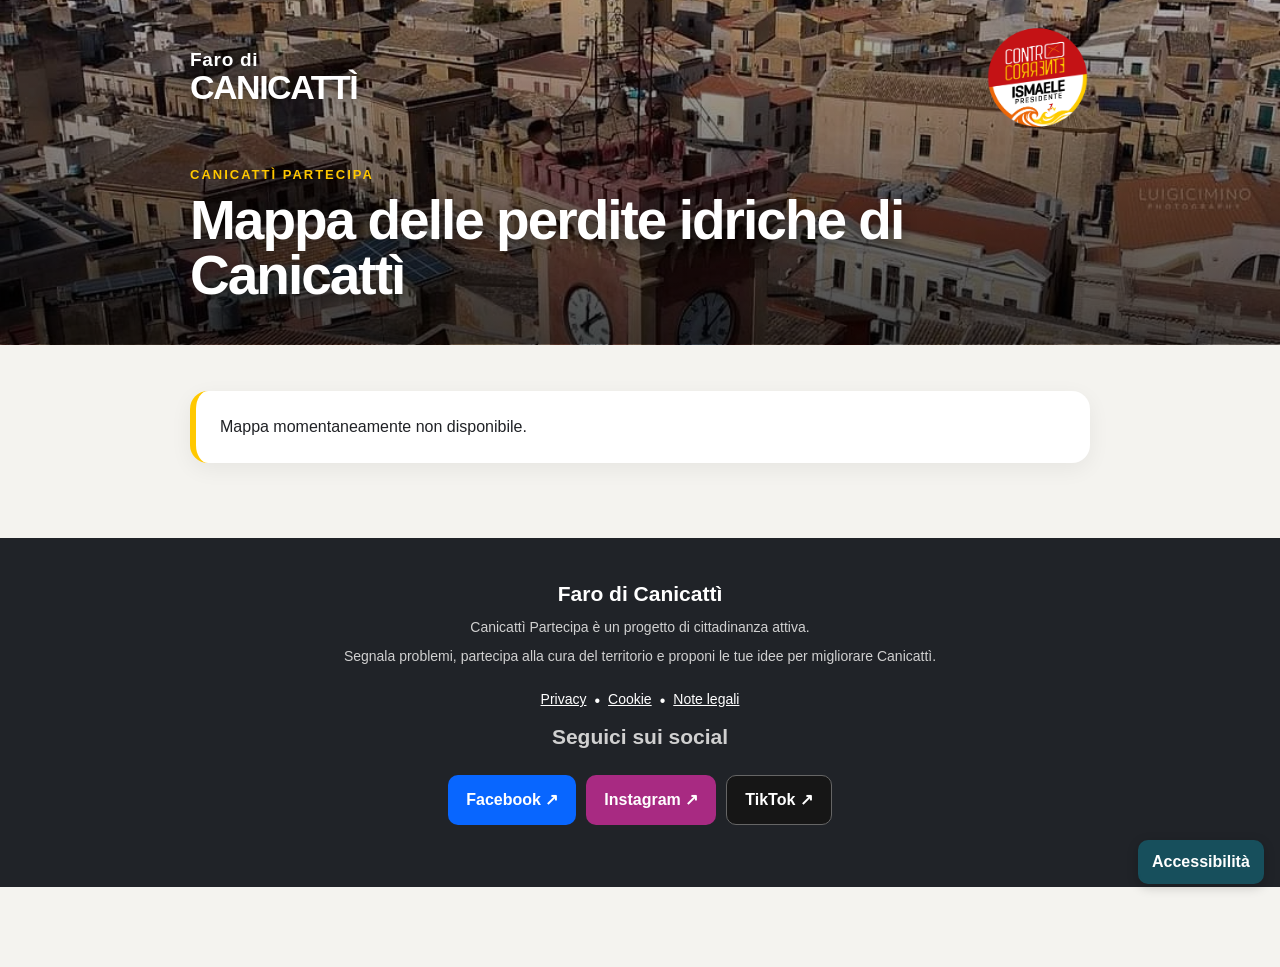
<file: perdite-idriche.html>
<!doctype html>
<html lang="it">
<head>
  <meta charset="utf-8">
  <meta name="viewport" content="width=device-width, initial-scale=1">
  <title>Mappa delle perdite idriche | Canicattì Partecipa</title>
  <link rel="stylesheet" href="cp-perdite.css?v=20261123-scheda">
  <style>

/* =====================================================
   RESET
===================================================== */

* {
  box-sizing: border-box;
}

html {
  margin: 0;
  padding: 0;
  -webkit-text-size-adjust: 100%;
}

body {
  margin: 0;
  padding: 0;

  font-family:
    -apple-system,
    BlinkMacSystemFont,
    "Segoe UI",
    Roboto,
    Helvetica,
    Arial,
    sans-serif;

  background: #f4f3ef;
  color: #202226;

  line-height: 1.5;
}

a {
  text-decoration: none;
}


/* =====================================================
   TESTATA
===================================================== */

.page-header {
  position: relative;

  min-height: 330px;

  overflow: hidden;

  color: white;

  background:
    linear-gradient(
      180deg,
      rgba(0,0,0,.28),
      rgba(0,0,0,.72)
    ),
    url("IMG_8923.webp");

  background-size: cover;
  background-position: center;
}

.header-inner {
  width: calc(100% - 40px);
  max-width: 900px;

  min-height: 330px;

  margin: 0 auto;

  padding: 25px 0 32px;

  display: flex;
  flex-direction: column;
  justify-content: space-between;
}


/* =====================================================
   FARO + LOGO
===================================================== */

.brand-row {
  display: flex;
  align-items: center;
  justify-content: space-between;

  gap: 15px;
}

.faro-title {
  color: white;

  font-size: 34px;
  line-height: .93;

  font-weight: 900;

  letter-spacing: -1.5px;

  text-transform: uppercase;

  text-shadow:
    0 3px 12px rgba(0,0,0,.55);
}

.faro-small {
  display: block;

  margin-bottom: 3px;

  font-size: .56em;

  font-weight: 700;

  letter-spacing: .7px;

  text-transform: none;

  color: white;
}

.faro-canicatti {
  color: white;
}

.logo-box {
  flex: 0 0 105px;

  width: 105px;
  height: 105px;

  display: flex;
  align-items: center;
  justify-content: center;
}

.logo-box img {
  display: block;

  width: 100%;
  height: 100%;

  object-fit: contain;
}


/* =====================================================
   TITOLO PAGINA
===================================================== */

.page-title {
  margin-top: 35px;
}

.page-title .project {
  margin-bottom: 8px;

  color: #ffc800;

  font-size: 13px;

  font-weight: 850;

  letter-spacing: 2px;

  text-transform: uppercase;
}

.page-title h1 {
  margin: 0 0 10px;

  color: white;

  font-size: clamp(37px, 8vw, 55px);

  line-height: 1;

  letter-spacing: -2px;

  text-shadow:
    0 3px 14px rgba(0,0,0,.45);
}

.page-title p {
  margin: 0;

  max-width: 650px;

  color: white;

  font-size: 19px;
  line-height: 1.35;

  text-shadow:
    0 2px 8px rgba(0,0,0,.5);
}


/* =====================================================
   CONTENUTO
===================================================== */

.wrap {
  width: calc(100% - 32px);
  max-width: 760px;

  margin: 0 auto;

  padding: 30px 0 55px;
}


/* =====================================================
   AVVISO INIZIALE
===================================================== */

.intro {
  margin-bottom: 20px;

  padding: 24px;

  background: white;

  border-left: 6px solid #ffc800;

  border-radius: 18px;

  box-shadow:
    0 6px 22px rgba(0,0,0,.06);
}

.intro h2 {
  margin: 0 0 12px;

  font-size: 24px;
  line-height: 1.15;
}

.intro p {
  margin: 9px 0;

  color: #44464a;

  font-size: 16px;
  line-height: 1.5;
}


/* =====================================================
   CARD
===================================================== */

.info-card {
  margin-bottom: 18px;

  padding: 24px;

  background: white;

  border-radius: 18px;

  box-shadow:
    0 6px 22px rgba(0,0,0,.06);
}

.info-card h2 {
  margin: 0 0 12px;

  font-size: 23px;
  line-height: 1.2;
}

.info-card p {
  margin: 0;

  color: #55585c;

  font-size: 16px;
  line-height: 1.55;
}


/* =====================================================
   FOOTER
===================================================== */

footer {
  padding:
    40px
    20px
    calc(40px + env(safe-area-inset-bottom));

  background: #202328;

  color: white;

  text-align: center;
}

footer strong {
  display: block;

  margin-bottom: 8px;

  font-size: 21px;
}

footer p {
  max-width: 650px;

  margin: 8px auto;

  color: #d0d0d0;

  font-size: 14px;
  line-height: 1.5;
}

.footer-links {
  margin-top: 22px;

  display: flex;
  justify-content: center;
  flex-wrap: wrap;

  gap: 8px;
}

.footer-links a {
  color: white;

  font-size: 14px;

  text-decoration: underline;
}


/* =====================================================
   SMARTPHONE
===================================================== */

@media (max-width: 600px) {

  .page-header {
    min-height: 315px;
  }

  .header-inner {
    width: calc(100% - 36px);

    min-height: 315px;

    padding-top:
      max(20px, env(safe-area-inset-top));

    padding-bottom: 27px;
  }

  .faro-title {
    max-width: calc(100% - 112px);

    font-size: 30px;
  }

  .logo-box {
    flex: 0 0 102px;

    width: 102px;
    height: 102px;
  }

  .page-title {
    margin-top: 25px;
  }

  .page-title h1 {
    font-size: clamp(36px, 10vw, 46px);
  }

  .page-title p {
    font-size: 18px;
  }

  .wrap {
    width: calc(100% - 26px);

    padding-top: 20px;
  }

  .intro,
  .info-card,
  .steps {
    padding: 21px 18px;

    border-radius: 17px;
  }

  .intro h2,
  .info-card h2,
  .steps h2 {
    font-size: 22px;
  }

  .button {
    min-height: 58px;

    font-size: 16px;
  }

}


/* =====================================================
   SMARTPHONE MOLTO PICCOLI
===================================================== */

@media (max-width: 370px) {

  .faro-title {
    font-size: 27px;
  }

  .logo-box {
    flex-basis: 90px;

    width: 90px;
    height: 90px;
  }

  .page-title h1 {
    font-size: 35px;
  }

  .wrap {
    width: calc(100% - 22px);
  }

  .intro,
  .info-card,
  .steps {
    padding: 19px 16px;
  }

}


/* Navigazione e social uniformi alle altre pagine */
a.cp-torna-home{display:block;color:inherit;text-decoration:none;cursor:pointer}
a.cp-torna-home:focus-visible{outline:4px solid #ffc800;outline-offset:-4px}
.cp-social{display:flex;justify-content:center;flex-wrap:wrap;gap:10px;margin:22px auto;max-width:650px}
.cp-social a{display:inline-flex;align-items:center;justify-content:center;min-height:44px;padding:12px 18px;border-radius:10px;color:#fff!important;text-decoration:none;font-weight:750}
.cp-social a:hover{filter:brightness(.92)}
.cp-social a:focus-visible{outline:3px solid #ffc800;outline-offset:3px}
.cp-social .hp-facebook{background:#0866ff}.cp-social .hp-instagram{background:#a82a82}.cp-social .hp-tiktok{background:#161616;border:1px solid #666}
@media(max-width:650px){.cp-social{padding:0 15px}.cp-social a{flex:1 1 120px}}

[hidden]{display:none!important}
.cp-schermo-stato{min-height:100vh;display:grid;place-content:center;padding:30px 20px;text-align:center;background:#f4f3ef;color:#202226}
.cp-schermo-stato>div{max-width:650px;margin:auto}
.cp-schermo-stato p{white-space:pre-wrap;overflow-wrap:anywhere;line-height:1.6}
.cp-schermo-stato button{border:0;border-radius:10px;padding:13px 18px;background:#1769aa;color:white;font:inherit;font-weight:700;cursor:pointer}
.cp-schermo-stato button:disabled{opacity:.6;cursor:wait}


    .wrap { max-width: 900px; }
    #cp-perdite-home { padding: 0; }
    .cp-perdite-riepilogo li { background: #f4f3ef; color: #202226; }
    @media (max-width: 600px) { .cp-perdite-dettagli { padding: 14px; } }
  </style>
</head>
<body>
<header class="page-header">
<a class="cp-torna-home" href="index.html" aria-label="Torna alla home">

  <div class="header-inner">


    <div class="brand-row">

      <div class="faro-title">

        <span class="faro-small">
          Faro di
        </span>

        <span class="faro-canicatti">
          Canicattì
        </span>

      </div>


      <div class="logo-box">

        <img
          src="IMG_8924.png"
          alt="Controcorrente"
        >

      </div>

    </div>


    <div class="page-title">

      <div class="project">
        Canicattì Partecipa
      </div>

      <h1 id="cp-perdite-titolo">Mappa delle perdite idriche di Canicattì</h1>

    </div>


  </div>

</a>
</header>
  <main class="wrap">
    <p class="intro" id="cp-perdite-pagina-stato" role="status">Caricamento della mappa…</p>
    <section id="cp-perdite-home" data-pagina aria-labelledby="cp-perdite-titolo" hidden>
  <div class="intro">
      <h2>Segnalazioni di perdite idriche</h2>
    <p>Questa mappa raccoglie le segnalazioni di perdite idriche che riceviamo a Canicattì. Il censimento aiuta cittadini ed enti competenti a individuare i punti segnalati e a seguire gli aggiornamenti. Quando possibile, trasmettiamo agli enti competenti le istanze e la documentazione disponibile.</p>
    <p>Le riparazioni spettano ai soggetti responsabili della rete idrica. Aggiorniamo la mappa quando abbiamo riscontro dell’avvenuta riparazione.</p>
    </div>
    <div class="info-card cp-perdite-dettagli">
    <div class="cp-perdite-legenda">
      <span><i class="cp-perdite-punto" aria-hidden="true"></i> Da riparare</span>
      <span><i class="cp-perdite-punto riparata" aria-hidden="true"></i> Riparata</span>
    </div>
    <div id="cp-perdite-mappa" class="cp-perdite-mappa" role="region" aria-label="Mappa interattiva delle perdite idriche"></div>
    <ul class="cp-perdite-riepilogo" aria-label="Riepilogo delle perdite">
      <li><strong id="cp-perdite-totale">—</strong> Segnalate</li>
      <li><strong id="cp-perdite-riparate">—</strong> Riparate</li>
      <li><strong id="cp-perdite-aperte">—</strong> Da riparare</li>
    </ul>
    <p id="cp-perdite-stato" role="status"></p>
    <p>Seleziona un puntino per vedere le date, la foto e i documenti disponibili.</p>
  </div>
</section>
  </main>
<footer>

  <strong>
    Faro di Canicattì
  </strong>

  <p>
    Canicattì Partecipa è un progetto
    di cittadinanza attiva.
  </p>

  <p>
    Segnala problemi, partecipa alla cura
    del territorio e proponi le tue idee
    per migliorare Canicattì.
  </p>


  <div class="footer-links">

    <a href="privacy.html">
      Privacy
    </a>

    <span>•</span>

    <a href="cookie.html">
      Cookie
    </a>

    <span>•</span>

    <a href="note-legali.html">
      Note legali
    </a>

  </div>

<p><strong>Seguici sui social</strong></p>
  <nav class="cp-social" aria-label="Profili social">
    <a class="hp-facebook" href="https://www.facebook.com/share/1N3THY7nBG/?mibextid=wwXIfr" target="_blank" rel="noopener noreferrer" aria-label="Facebook — apre una nuova scheda">Facebook ↗</a>
    <a class="hp-instagram" href="https://www.instagram.com/controcorrente__canicatti?stkn=MXh5aHp6dDVyYmdiMA%3D%3D&amp;utm_source=qr" target="_blank" rel="noopener noreferrer" aria-label="Instagram — apre una nuova scheda">Instagram ↗</a>
    <a class="hp-tiktok" href="https://www.tiktok.com/@controcorrente.fa?_r=1&amp;_t=ZN-9AMPpx5WfPq" target="_blank" rel="noopener noreferrer" aria-label="TikTok — apre una nuova scheda">TikTok ↗</a>
  </nav>
</footer>
  <script>
const SUPABASE_URL =
"https://zkwwxxmbikxpzedcmjxx.supabase.co";

const SUPABASE_KEY =
"sb_publishable_5usTyC1lIfP6ykIY456Glw_iJdy6NvP";
  </script>
  <script defer src="cp-perdite.js?v=20261123-scheda"></script>
  <script defer src="cp-accessibilita.js"></script>
</body>
</html>
</file>
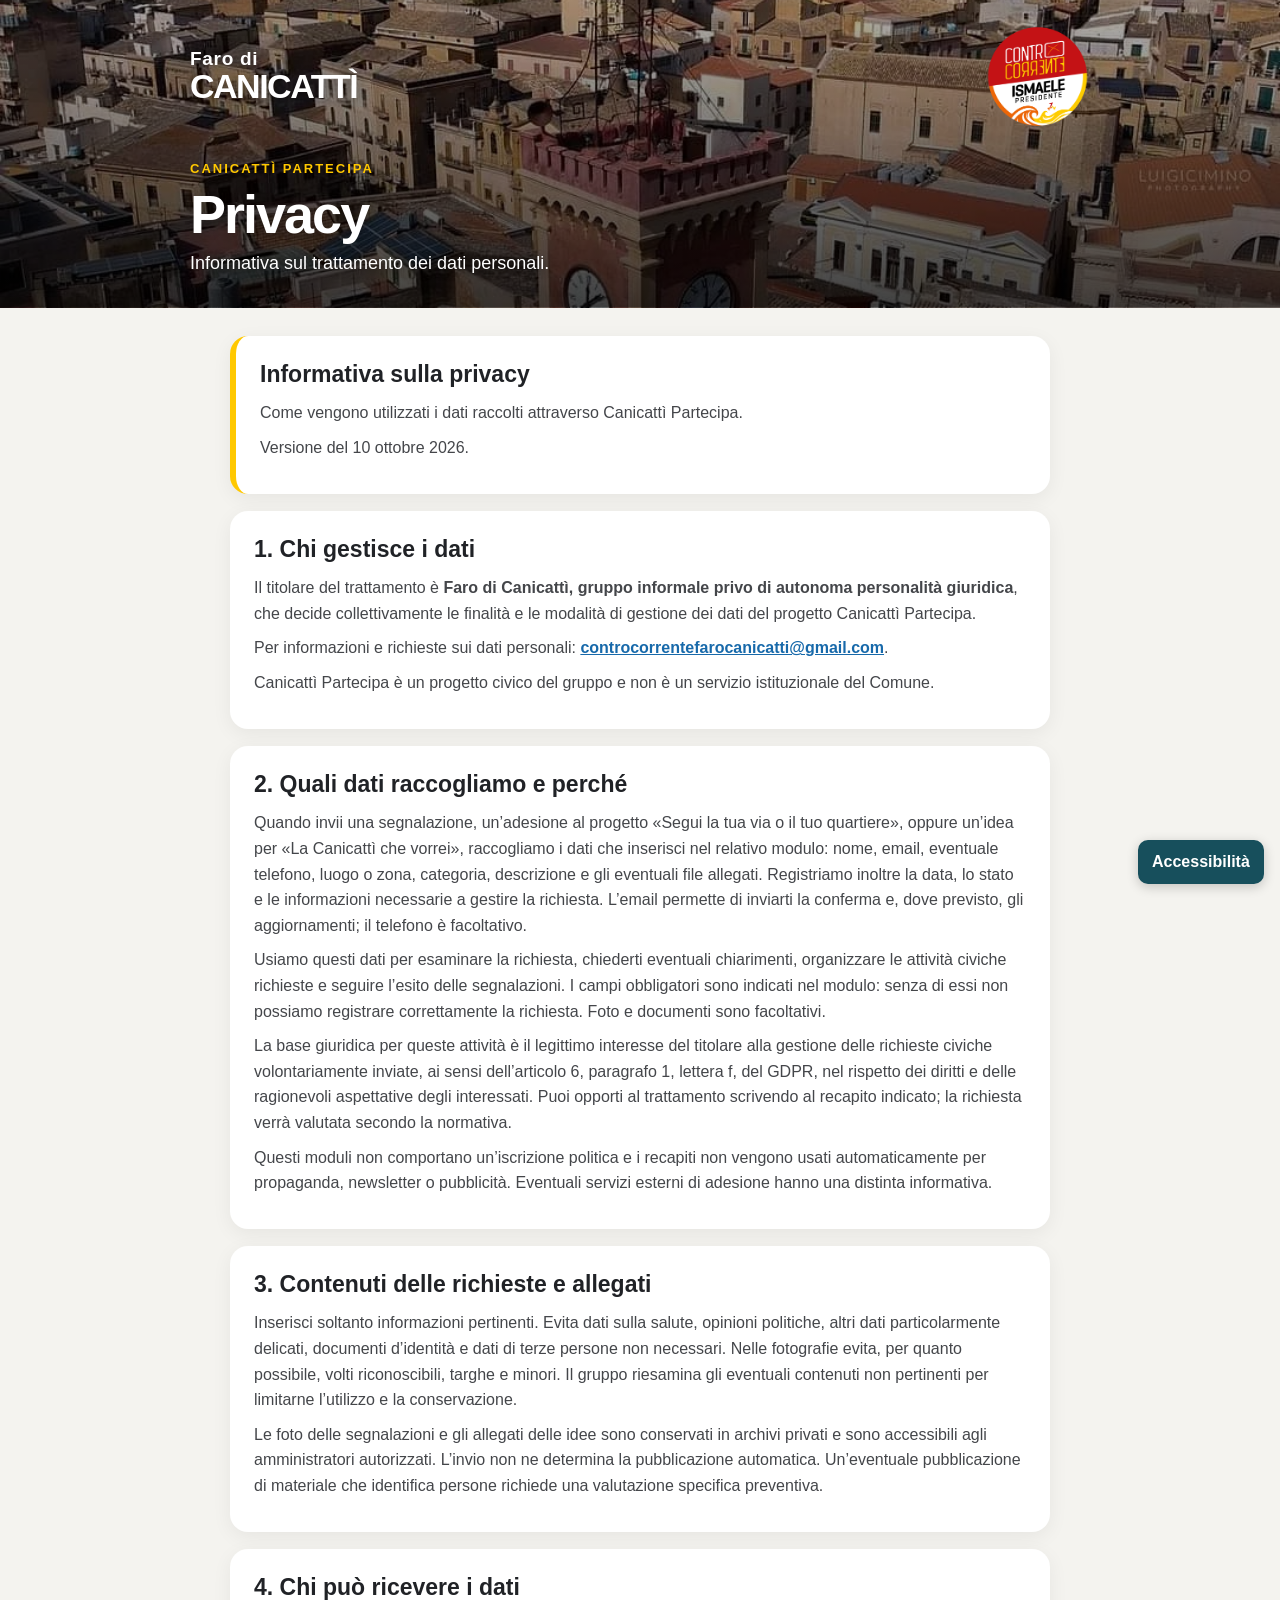
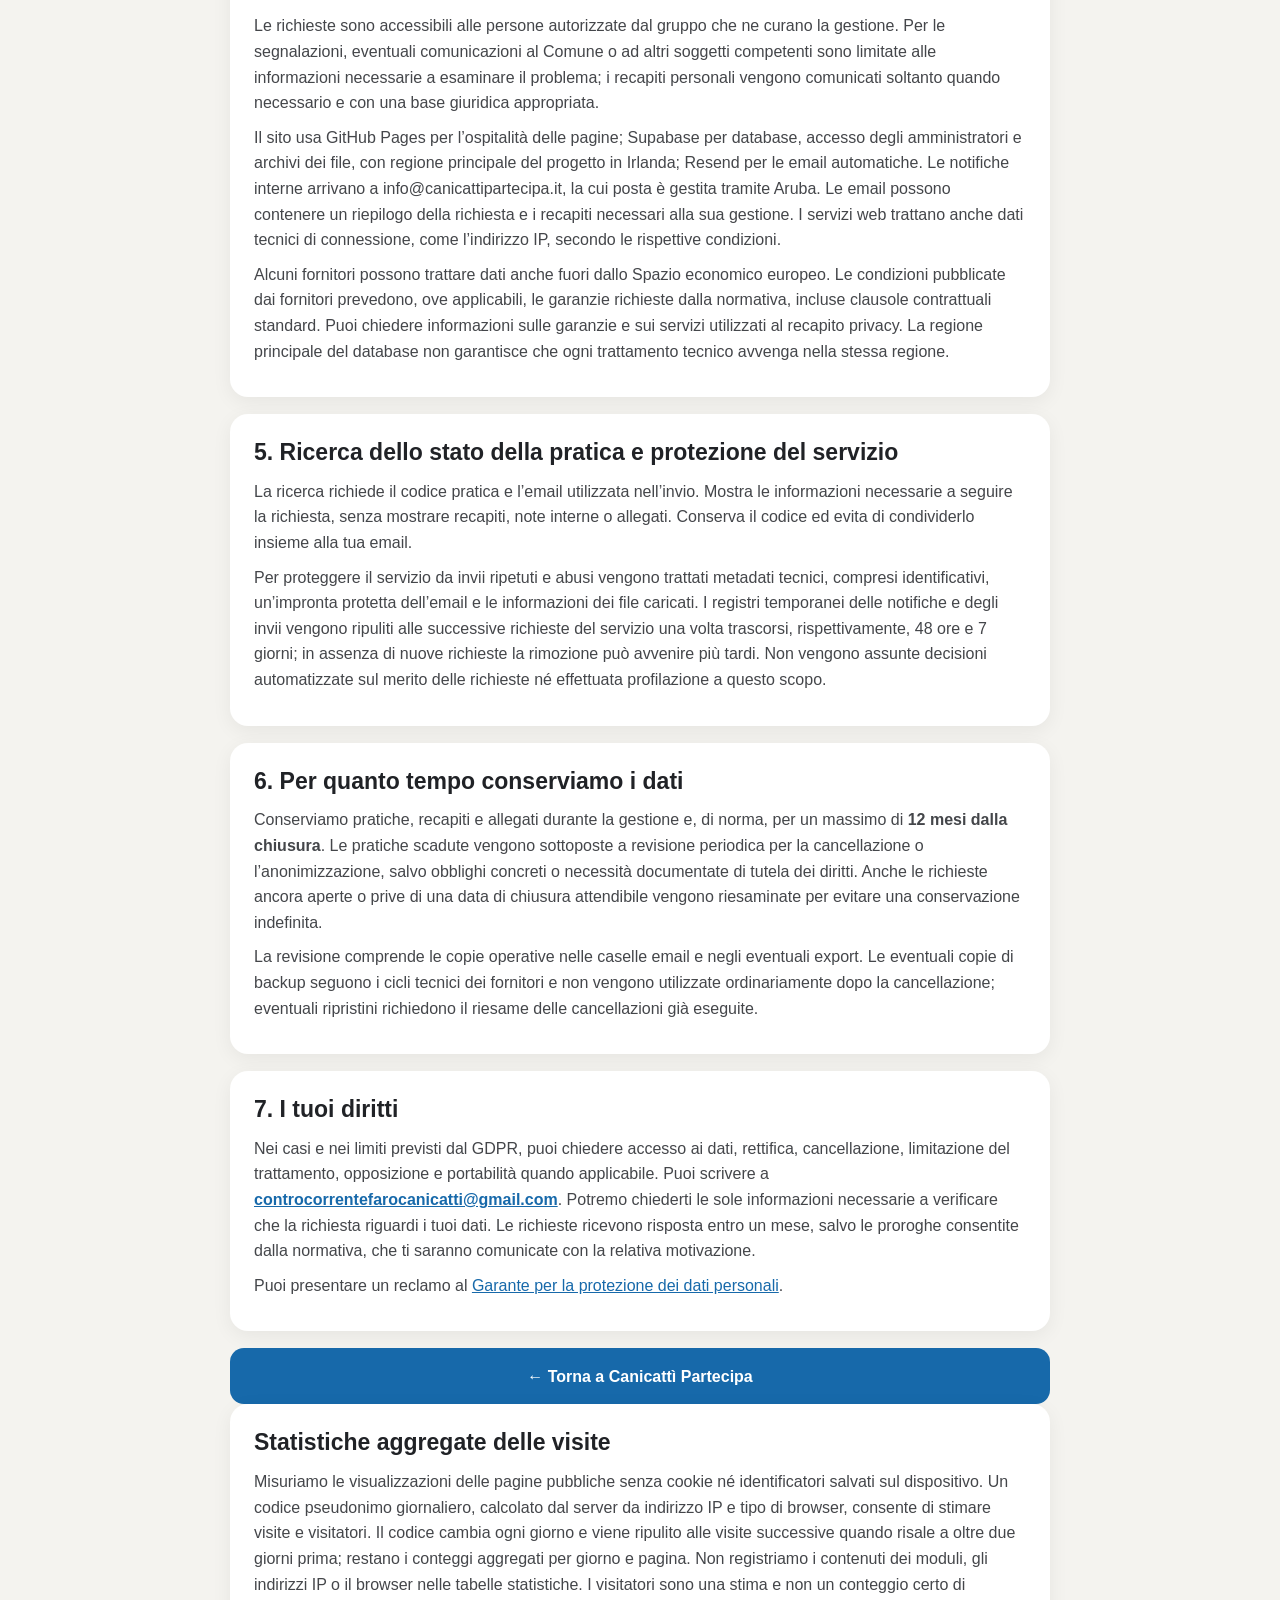
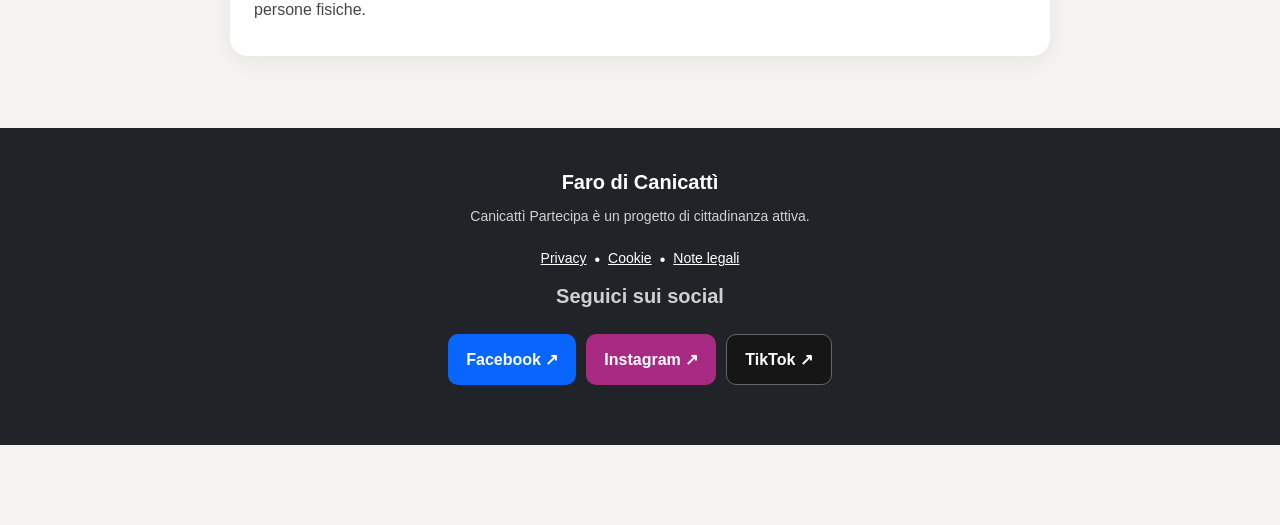
<file: privacy.html>
<!DOCTYPE html>
<html lang="it">

<head>

<meta charset="UTF-8">

<meta
  name="viewport"
  content="width=device-width, initial-scale=1.0, viewport-fit=cover"
>

<title>Privacy | Canicattì Partecipa</title>

<meta
  name="description"
  content="Informativa sul trattamento dei dati personali del progetto Canicattì Partecipa."
>

<style>

* {
  box-sizing: border-box;
}

html {
  -webkit-text-size-adjust: 100%;
}

body {
  margin: 0;

  font-family:
    -apple-system,
    BlinkMacSystemFont,
    "Segoe UI",
    Roboto,
    Helvetica,
    Arial,
    sans-serif;

  background: #f4f3ef;
  color: #202226;

  line-height: 1.6;
}

a {
  color: #1769aa;
}


/* =====================================================
   HEADER
===================================================== */

.page-header {

  position: relative;

  min-height: 300px;

  overflow: hidden;

  color: white;

  background:
    linear-gradient(
      180deg,
      rgba(0,0,0,.30),
      rgba(0,0,0,.74)
    ),
    url("IMG_8923.webp");

  background-size: cover;
  background-position: center;
}

.header-inner {

  width: calc(100% - 40px);
  max-width: 900px;

  min-height: 300px;

  margin: auto;

  padding:
    max(24px, env(safe-area-inset-top))
    0
    30px;

  display: flex;
  flex-direction: column;
  justify-content: space-between;
}

.brand-row {

  display: flex;
  align-items: center;
  justify-content: space-between;

  gap: 15px;
}

.faro-title {

  color: white;

  font-size: 34px;
  line-height: .93;

  font-weight: 900;

  letter-spacing: -1.5px;

  text-transform: uppercase;

  text-shadow:
    0 3px 12px rgba(0,0,0,.55);
}

.faro-small {

  display: block;

  margin-bottom: 3px;

  font-size: .56em;

  font-weight: 700;

  letter-spacing: .7px;

  text-transform: none;
}

.logo-box {

  width: 105px;
  height: 105px;

  flex: 0 0 105px;
}

.logo-box img {

  display: block;

  width: 100%;
  height: 100%;

  object-fit: contain;
}

.page-title {

  margin-top: 30px;
}

.page-title .project {

  margin-bottom: 7px;

  color: #ffc800;

  font-size: 13px;

  font-weight: 850;

  letter-spacing: 2px;

  text-transform: uppercase;
}

.page-title h1 {

  margin: 0 0 8px;

  font-size: clamp(38px, 8vw, 54px);

  line-height: 1;

  letter-spacing: -2px;

  text-shadow:
    0 3px 14px rgba(0,0,0,.45);
}

.page-title p {

  margin: 0;

  max-width: 650px;

  font-size: 18px;

  text-shadow:
    0 2px 8px rgba(0,0,0,.5);
}


/* =====================================================
   CONTENUTO
===================================================== */

.wrap {

  width: calc(100% - 30px);
  max-width: 820px;

  margin: auto;

  padding: 28px 0 55px;
}

.card {

  margin-bottom: 17px;

  padding: 24px;

  background: white;

  border-radius: 18px;

  box-shadow:
    0 5px 20px rgba(0,0,0,.06);
}

.card-intro {

  border-left: 6px solid #ffc800;
}

.card h2 {

  margin: 0 0 12px;

  font-size: 23px;
  line-height: 1.25;
}

.card h3 {

  margin: 22px 0 8px;

  font-size: 18px;
}

.card p {

  margin: 9px 0;

  color: #44464a;
}

.card ul {

  padding-left: 22px;

  color: #44464a;
}

.card li {

  margin: 7px 0;
}


/* =====================================================
   BOX IMPORTANTE
===================================================== */

.notice {

  margin: 17px 0;

  padding: 18px;

  background: #fff8df;

  border-left: 5px solid #ffc800;

  border-radius: 12px;
}

.notice p {

  margin: 5px 0;
}


/* =====================================================
   CONTATTO
===================================================== */

.contact {

  padding: 18px;

  background: #f1f7ff;

  border-left: 5px solid #1769aa;

  border-radius: 12px;
}

.contact strong {

  display: block;

  margin-bottom: 5px;
}


/* =====================================================
   PULSANTE
===================================================== */

.button {

  width: 100%;

  min-height: 56px;

  margin-top: 7px;

  padding: 14px 18px;

  display: flex;
  align-items: center;
  justify-content: center;

  border-radius: 14px;

  background: #1769aa;
  color: white;

  font-size: 16px;
  font-weight: 800;

  text-align: center;
  text-decoration: none;
}


/* =====================================================
   FOOTER
===================================================== */

footer {

  padding:
    38px
    20px
    calc(38px + env(safe-area-inset-bottom));

  background: #202328;

  color: white;

  text-align: center;
}

footer strong {

  display: block;

  margin-bottom: 7px;

  font-size: 20px;
}

footer p {

  max-width: 650px;

  margin: 7px auto;

  color: #d0d0d0;

  font-size: 14px;
}

.footer-links {

  margin-top: 20px;

  display: flex;
  justify-content: center;
  flex-wrap: wrap;

  gap: 8px;
}

.footer-links a {

  color: white;

  font-size: 14px;
}


/* =====================================================
   MOBILE
===================================================== */

@media (max-width: 600px) {

  .page-header {
    min-height: 285px;
  }

  .header-inner {

    width: calc(100% - 36px);

    min-height: 285px;
  }

  .faro-title {
    font-size: 29px;
  }

  .logo-box {

    width: 95px;
    height: 95px;

    flex-basis: 95px;
  }

  .page-title h1 {
    font-size: 40px;
  }

  .wrap {
    width: calc(100% - 24px);
  }

  .card {
    padding: 20px 18px;
  }

}


/* Navigazione e social uniformi alle altre pagine */
a.cp-torna-home{display:block;color:inherit;text-decoration:none;cursor:pointer}
a.cp-torna-home:focus-visible{outline:4px solid #ffc800;outline-offset:-4px}
.cp-social{display:flex;justify-content:center;flex-wrap:wrap;gap:10px;margin:22px auto;max-width:650px}
.cp-social a{display:inline-flex;align-items:center;justify-content:center;min-height:44px;padding:12px 18px;border-radius:10px;color:#fff!important;text-decoration:none;font-weight:750}
.cp-social a:hover{filter:brightness(.92)}
.cp-social a:focus-visible{outline:3px solid #ffc800;outline-offset:3px}
.cp-social .hp-facebook{background:#0866ff}.cp-social .hp-instagram{background:#a82a82}.cp-social .hp-tiktok{background:#161616;border:1px solid #666}
@media(max-width:650px){.cp-social{padding:0 15px}.cp-social a{flex:1 1 120px}}

[hidden]{display:none!important}
.cp-schermo-stato{min-height:100vh;display:grid;place-content:center;padding:30px 20px;text-align:center;background:#f4f3ef;color:#202226}
.cp-schermo-stato>div{max-width:650px;margin:auto}
.cp-schermo-stato p{white-space:pre-wrap;overflow-wrap:anywhere;line-height:1.6}
.cp-schermo-stato button{border:0;border-radius:10px;padding:13px 18px;background:#1769aa;color:white;font:inherit;font-weight:700;cursor:pointer}
.cp-schermo-stato button:disabled{opacity:.6;cursor:wait}

</style>



<script defer src="cp-visite.js"></script>
</head>


<body>

<div id="cpPaginaPubblica">




<header class="page-header">
<a class="cp-torna-home" href="index.html" aria-label="Torna alla home">

  <div class="header-inner">

    <div class="brand-row">

      <div class="faro-title">

        <span class="faro-small">
          Faro di
        </span>

        Canicattì

      </div>

      <div class="logo-box">

        <img
          src="IMG_8924.png"
          alt="Controcorrente"
        >

      </div>

    </div>


    <div class="page-title">

      <div class="project">
        Canicattì Partecipa
      </div>

      <h1>
        Privacy
      </h1>

      <p>
        Informativa sul trattamento dei dati personali.
      </p>

    </div>

  </div>

</a>
</header>



<main class="wrap">


<section class="card card-intro"><h2>Informativa sulla privacy</h2><p>Come vengono utilizzati i dati raccolti attraverso Canicattì Partecipa.</p><p>Versione del 10 ottobre 2026.</p></section>
<section class="card"><h2>1. Chi gestisce i dati</h2><p>Il titolare del trattamento è <strong>Faro di Canicattì, gruppo informale privo di autonoma personalità giuridica</strong>, che decide collettivamente le finalità e le modalità di gestione dei dati del progetto Canicattì Partecipa.</p>
<p>Per informazioni e richieste sui dati personali: <strong><a href="mailto:controcorrentefarocanicatti@gmail.com">controcorrentefarocanicatti@gmail.com</a></strong>.</p>
<p>Canicattì Partecipa è un progetto civico del gruppo e non è un servizio istituzionale del Comune.</p></section>
<section class="card"><h2>2. Quali dati raccogliamo e perché</h2><p>Quando invii una segnalazione, un’adesione al progetto «Segui la tua via o il tuo quartiere», oppure un’idea per «La Canicattì che vorrei», raccogliamo i dati che inserisci nel relativo modulo: nome, email, eventuale telefono, luogo o zona, categoria, descrizione e gli eventuali file allegati. Registriamo inoltre la data, lo stato e le informazioni necessarie a gestire la richiesta. L’email permette di inviarti la conferma e, dove previsto, gli aggiornamenti; il telefono è facoltativo.</p>
<p>Usiamo questi dati per esaminare la richiesta, chiederti eventuali chiarimenti, organizzare le attività civiche richieste e seguire l’esito delle segnalazioni. I campi obbligatori sono indicati nel modulo: senza di essi non possiamo registrare correttamente la richiesta. Foto e documenti sono facoltativi.</p>
<p>La base giuridica per queste attività è il legittimo interesse del titolare alla gestione delle richieste civiche volontariamente inviate, ai sensi dell’articolo 6, paragrafo 1, lettera f, del GDPR, nel rispetto dei diritti e delle ragionevoli aspettative degli interessati. Puoi opporti al trattamento scrivendo al recapito indicato; la richiesta verrà valutata secondo la normativa.</p>
<p>Questi moduli non comportano un’iscrizione politica e i recapiti non vengono usati automaticamente per propaganda, newsletter o pubblicità. Eventuali servizi esterni di adesione hanno una distinta informativa.</p></section>
<section class="card"><h2>3. Contenuti delle richieste e allegati</h2><p>Inserisci soltanto informazioni pertinenti. Evita dati sulla salute, opinioni politiche, altri dati particolarmente delicati, documenti d’identità e dati di terze persone non necessari. Nelle fotografie evita, per quanto possibile, volti riconoscibili, targhe e minori. Il gruppo riesamina gli eventuali contenuti non pertinenti per limitarne l’utilizzo e la conservazione.</p>
<p>Le foto delle segnalazioni e gli allegati delle idee sono conservati in archivi privati e sono accessibili agli amministratori autorizzati. L’invio non ne determina la pubblicazione automatica. Un’eventuale pubblicazione di materiale che identifica persone richiede una valutazione specifica preventiva.</p></section>
<section class="card"><h2>4. Chi può ricevere i dati</h2><p>Le richieste sono accessibili alle persone autorizzate dal gruppo che ne curano la gestione. Per le segnalazioni, eventuali comunicazioni al Comune o ad altri soggetti competenti sono limitate alle informazioni necessarie a esaminare il problema; i recapiti personali vengono comunicati soltanto quando necessario e con una base giuridica appropriata.</p>
<p>Il sito usa GitHub Pages per l’ospitalità delle pagine; Supabase per database, accesso degli amministratori e archivi dei file, con regione principale del progetto in Irlanda; Resend per le email automatiche. Le notifiche interne arrivano a info@canicattipartecipa.it, la cui posta è gestita tramite Aruba. Le email possono contenere un riepilogo della richiesta e i recapiti necessari alla sua gestione. I servizi web trattano anche dati tecnici di connessione, come l’indirizzo IP, secondo le rispettive condizioni.</p>
<p>Alcuni fornitori possono trattare dati anche fuori dallo Spazio economico europeo. Le condizioni pubblicate dai fornitori prevedono, ove applicabili, le garanzie richieste dalla normativa, incluse clausole contrattuali standard. Puoi chiedere informazioni sulle garanzie e sui servizi utilizzati al recapito privacy. La regione principale del database non garantisce che ogni trattamento tecnico avvenga nella stessa regione.</p></section>
<section class="card"><h2>5. Ricerca dello stato della pratica e protezione del servizio</h2><p>La ricerca richiede il codice pratica e l’email utilizzata nell’invio. Mostra le informazioni necessarie a seguire la richiesta, senza mostrare recapiti, note interne o allegati. Conserva il codice ed evita di condividerlo insieme alla tua email.</p>
<p>Per proteggere il servizio da invii ripetuti e abusi vengono trattati metadati tecnici, compresi identificativi, un’impronta protetta dell’email e le informazioni dei file caricati. I registri temporanei delle notifiche e degli invii vengono ripuliti alle successive richieste del servizio una volta trascorsi, rispettivamente, 48 ore e 7 giorni; in assenza di nuove richieste la rimozione può avvenire più tardi. Non vengono assunte decisioni automatizzate sul merito delle richieste né effettuata profilazione a questo scopo.</p></section>
<section class="card"><h2>6. Per quanto tempo conserviamo i dati</h2><p>Conserviamo pratiche, recapiti e allegati durante la gestione e, di norma, per un massimo di <strong>12 mesi dalla chiusura</strong>. Le pratiche scadute vengono sottoposte a revisione periodica per la cancellazione o l’anonimizzazione, salvo obblighi concreti o necessità documentate di tutela dei diritti. Anche le richieste ancora aperte o prive di una data di chiusura attendibile vengono riesaminate per evitare una conservazione indefinita.</p>
<p>La revisione comprende le copie operative nelle caselle email e negli eventuali export. Le eventuali copie di backup seguono i cicli tecnici dei fornitori e non vengono utilizzate ordinariamente dopo la cancellazione; eventuali ripristini richiedono il riesame delle cancellazioni già eseguite.</p></section>
<section class="card"><h2>7. I tuoi diritti</h2><p>Nei casi e nei limiti previsti dal GDPR, puoi chiedere accesso ai dati, rettifica, cancellazione, limitazione del trattamento, opposizione e portabilità quando applicabile. Puoi scrivere a <strong><a href="mailto:controcorrentefarocanicatti@gmail.com">controcorrentefarocanicatti@gmail.com</a></strong>. Potremo chiederti le sole informazioni necessarie a verificare che la richiesta riguardi i tuoi dati. Le richieste ricevono risposta entro un mese, salvo le proroghe consentite dalla normativa, che ti saranno comunicate con la relativa motivazione.</p>
<p>Puoi presentare un reclamo al <a href="https://www.garanteprivacy.it/">Garante per la protezione dei dati personali</a>.</p></section>
<a
  class="button"
  href="index.html"
>
  ← Torna a Canicattì Partecipa
</a>


<section class="card"><h2>Statistiche aggregate delle visite</h2><p>Misuriamo le visualizzazioni delle pagine pubbliche senza cookie né identificatori salvati sul dispositivo. Un codice pseudonimo giornaliero, calcolato dal server da indirizzo IP e tipo di browser, consente di stimare visite e visitatori. Il codice cambia ogni giorno e viene ripulito alle visite successive quando risale a oltre due giorni prima; restano i conteggi aggregati per giorno e pagina. Non registriamo i contenuti dei moduli, gli indirizzi IP o il browser nelle tabelle statistiche. I visitatori sono una stima e non un conteggio certo di persone fisiche.</p></section>
</main>



<footer>

<strong>
Faro di Canicattì
</strong>

<p>
Canicattì Partecipa è un progetto
di cittadinanza attiva.
</p>

<div class="footer-links">

<a href="privacy.html">
Privacy
</a>

<span>•</span>

<a href="cookie.html">
Cookie
</a>

<span>•</span>

<a href="note-legali.html">
Note legali
</a>

</div>

<p><strong>Seguici sui social</strong></p>
  <nav class="cp-social" aria-label="Profili social">
    <a class="hp-facebook" href="https://www.facebook.com/share/1N3THY7nBG/?mibextid=wwXIfr" target="_blank" rel="noopener noreferrer" aria-label="Facebook — apre una nuova scheda">Facebook ↗</a>
    <a class="hp-instagram" href="https://www.instagram.com/controcorrente__canicatti?stkn=MXh5aHp6dDVyYmdiMA%3D%3D&amp;utm_source=qr" target="_blank" rel="noopener noreferrer" aria-label="Instagram — apre una nuova scheda">Instagram ↗</a>
    <a class="hp-tiktok" href="https://www.tiktok.com/@controcorrente.fa?_r=1&amp;_t=ZN-9AMPpx5WfPq" target="_blank" rel="noopener noreferrer" aria-label="TikTok — apre una nuova scheda">TikTok ↗</a>
  </nav>
</footer>


</div><!-- cpPaginaPubblica -->

<script defer src="cp-accessibilita.js"></script>
</body>
</html>
</file>
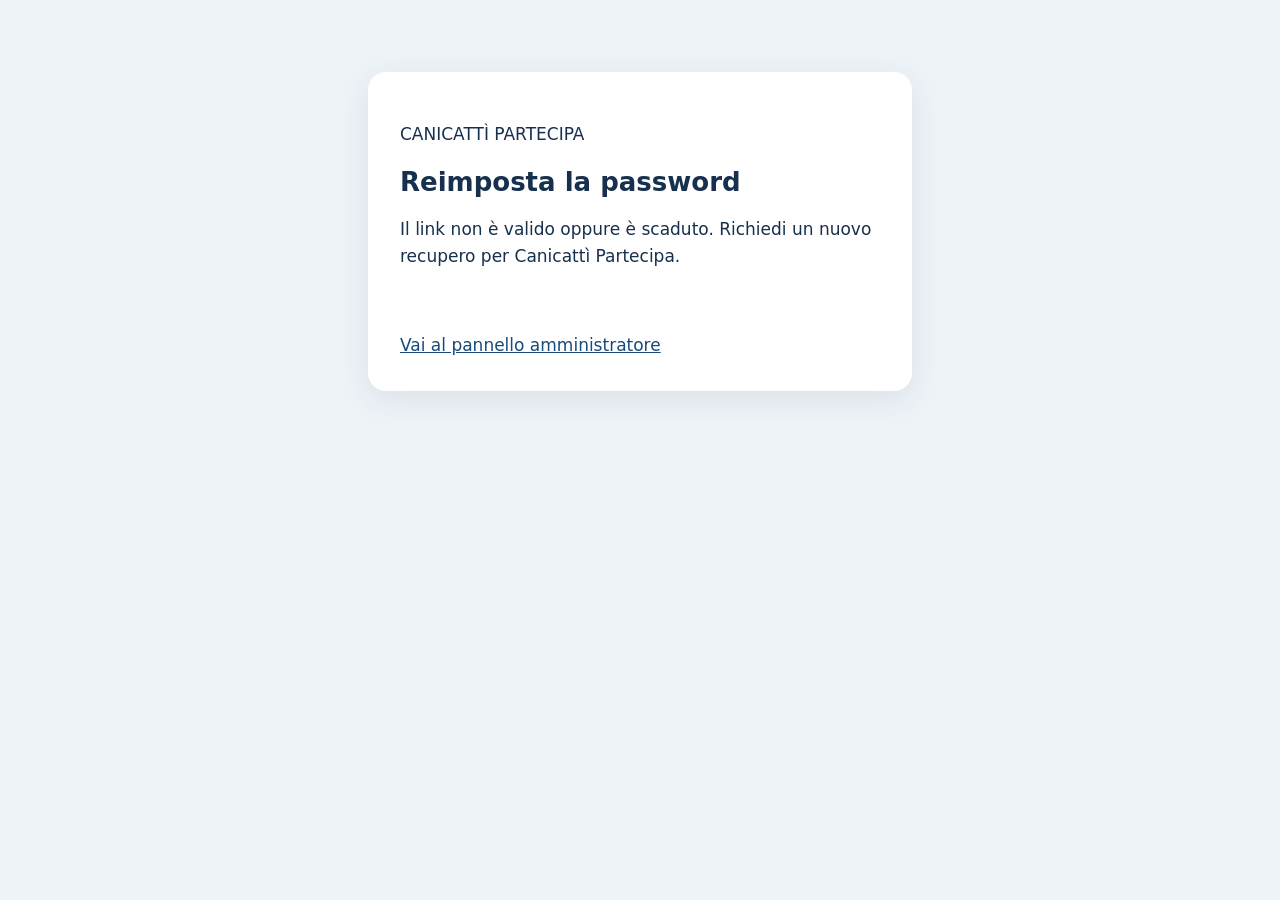
<file: recupera-password.html>
<!doctype html>
<html lang="it"><head><meta charset="utf-8"><meta name="viewport" content="width=device-width,initial-scale=1"><meta name="referrer" content="no-referrer"><meta name="robots" content="noindex,nofollow"><meta http-equiv="Content-Security-Policy" content="default-src 'none'; script-src 'unsafe-inline'; style-src 'unsafe-inline'; connect-src https://zkwwxxmbikxpzedcmjxx.supabase.co; form-action 'none'; base-uri 'none'"><title>Reimposta password | Canicattì Partecipa</title><style>body{font:17px/1.6 system-ui,sans-serif;margin:0;background:#eef3f8;color:#17304d}main{max-width:480px;margin:8vh auto;padding:32px;background:white;border-radius:18px;box-shadow:0 8px 32px #17304d18}h1{font-size:26px;line-height:1.25}label{display:block;margin-top:20px;font-weight:600}input,button{box-sizing:border-box;width:100%;padding:13px;font:inherit;border-radius:8px;border:1px solid #bdc9d5}button{margin-top:24px;background:#174b7a;color:white;border:0;font-weight:700;cursor:pointer}button:disabled{opacity:.55;cursor:default}a{color:#174b7a}[hidden]{display:none!important}#message{min-height:28px}@media(max-width:560px){main{margin:24px 16px;padding:24px}}</style></head><body><main><p>CANICATTÌ PARTECIPA</p><h1>Reimposta la password</h1><p id="intro">Verifica del link di recupero…</p><form id="resetForm" hidden><label for="password">Nuova password</label><input id="password" type="password" autocomplete="new-password" minlength="12" maxlength="128" required><label for="confirm">Conferma nuova password</label><input id="confirm" type="password" autocomplete="new-password" minlength="12" maxlength="128" required><p>Usa almeno 12 caratteri. Questa password serve per il pannello di Canicattì Partecipa.</p><button id="submit" type="submit">Salva nuova password</button></form><p id="message" role="status" aria-live="polite"></p><a id="login" href="admin.html" hidden>Vai al pannello amministratore</a></main><script>
'use strict';
const BASE='https://zkwwxxmbikxpzedcmjxx.supabase.co';
const KEY='sb_publishable_5usTyC1lIfP6ykIY456Glw_iJdy6NvP';
const READER='e6712a60-873b-446b-90ea-5c6811d2b346';
const params=new URLSearchParams(location.hash.slice(1));
let recoveryToken=params.get('access_token');
const recoveryType=params.get('type');
const linkError=params.get('error_description')||new URLSearchParams(location.search).get('error_description');
history.replaceState(null,'',location.pathname);
const intro=document.getElementById('intro'),form=document.getElementById('resetForm'),message=document.getElementById('message'),submit=document.getElementById('submit'),login=document.getElementById('login');
const headers=()=>({apikey:KEY,Authorization:'Bearer '+recoveryToken,'Content-Type':'application/json'});
async function checkLink(){
 try{
  if(linkError||!recoveryToken||recoveryType!=='recovery')throw new Error();
  const r=await fetch(BASE+'/auth/v1/user',{headers:headers(),signal:AbortSignal.timeout(15000)});
  if(!r.ok)throw new Error();const user=await r.json();
  if(user.id!==READER)throw new Error();
  intro.textContent='Scegli la nuova password per l’account controcorrentefarocanicatti@gmail.com.';form.hidden=false;
 }catch(_){recoveryToken=null;intro.textContent='Il link non è valido oppure è scaduto. Richiedi un nuovo recupero per Canicattì Partecipa.';login.hidden=false;}
}
form.addEventListener('submit',async event=>{
 event.preventDefault();if(submit.disabled||!recoveryToken)return;
 const password=document.getElementById('password').value,confirmation=document.getElementById('confirm').value;
 if(password.length<12){message.textContent='Usa almeno 12 caratteri.';return;}
 if(password!==confirmation){message.textContent='Le due password non coincidono.';return;}
 submit.disabled=true;message.textContent='Salvataggio in corso…';
 try{
  // Ricontrolla sul server l’identità della sessione prima di modificare la password.
  const identity=await fetch(BASE+'/auth/v1/user',{headers:headers(),signal:AbortSignal.timeout(15000)});
  if(!identity.ok||(await identity.json()).id!==READER)throw new Error();
  const r=await fetch(BASE+'/auth/v1/user',{method:'PUT',headers:headers(),body:JSON.stringify({password}),signal:AbortSignal.timeout(15000)});
  if(!r.ok){let d={};try{d=await r.json();}catch(_){}message.textContent=d.code==='same_password'?'Scegli una password diversa dalla precedente.':d.code==='weak_password'?'La password non soddisfa i requisiti di sicurezza. Scegline una più robusta.':'Salvataggio non riuscito. Il link potrebbe essere scaduto: richiedi un nuovo recupero.';return;}
  form.reset();form.hidden=true;intro.textContent='Password aggiornata.';message.textContent='Ora puoi accedere al pannello con email e nuova password.';login.hidden=false;
  try{await fetch(BASE+'/auth/v1/logout',{method:'POST',headers:headers(),signal:AbortSignal.timeout(10000)});}catch(_){}
  recoveryToken=null;
 }catch(_){message.textContent='Connessione non disponibile o sessione scaduta. Riprova o richiedi un nuovo recupero.';}
 finally{submit.disabled=false;}
});
checkLink();
</script></body></html>
</file>
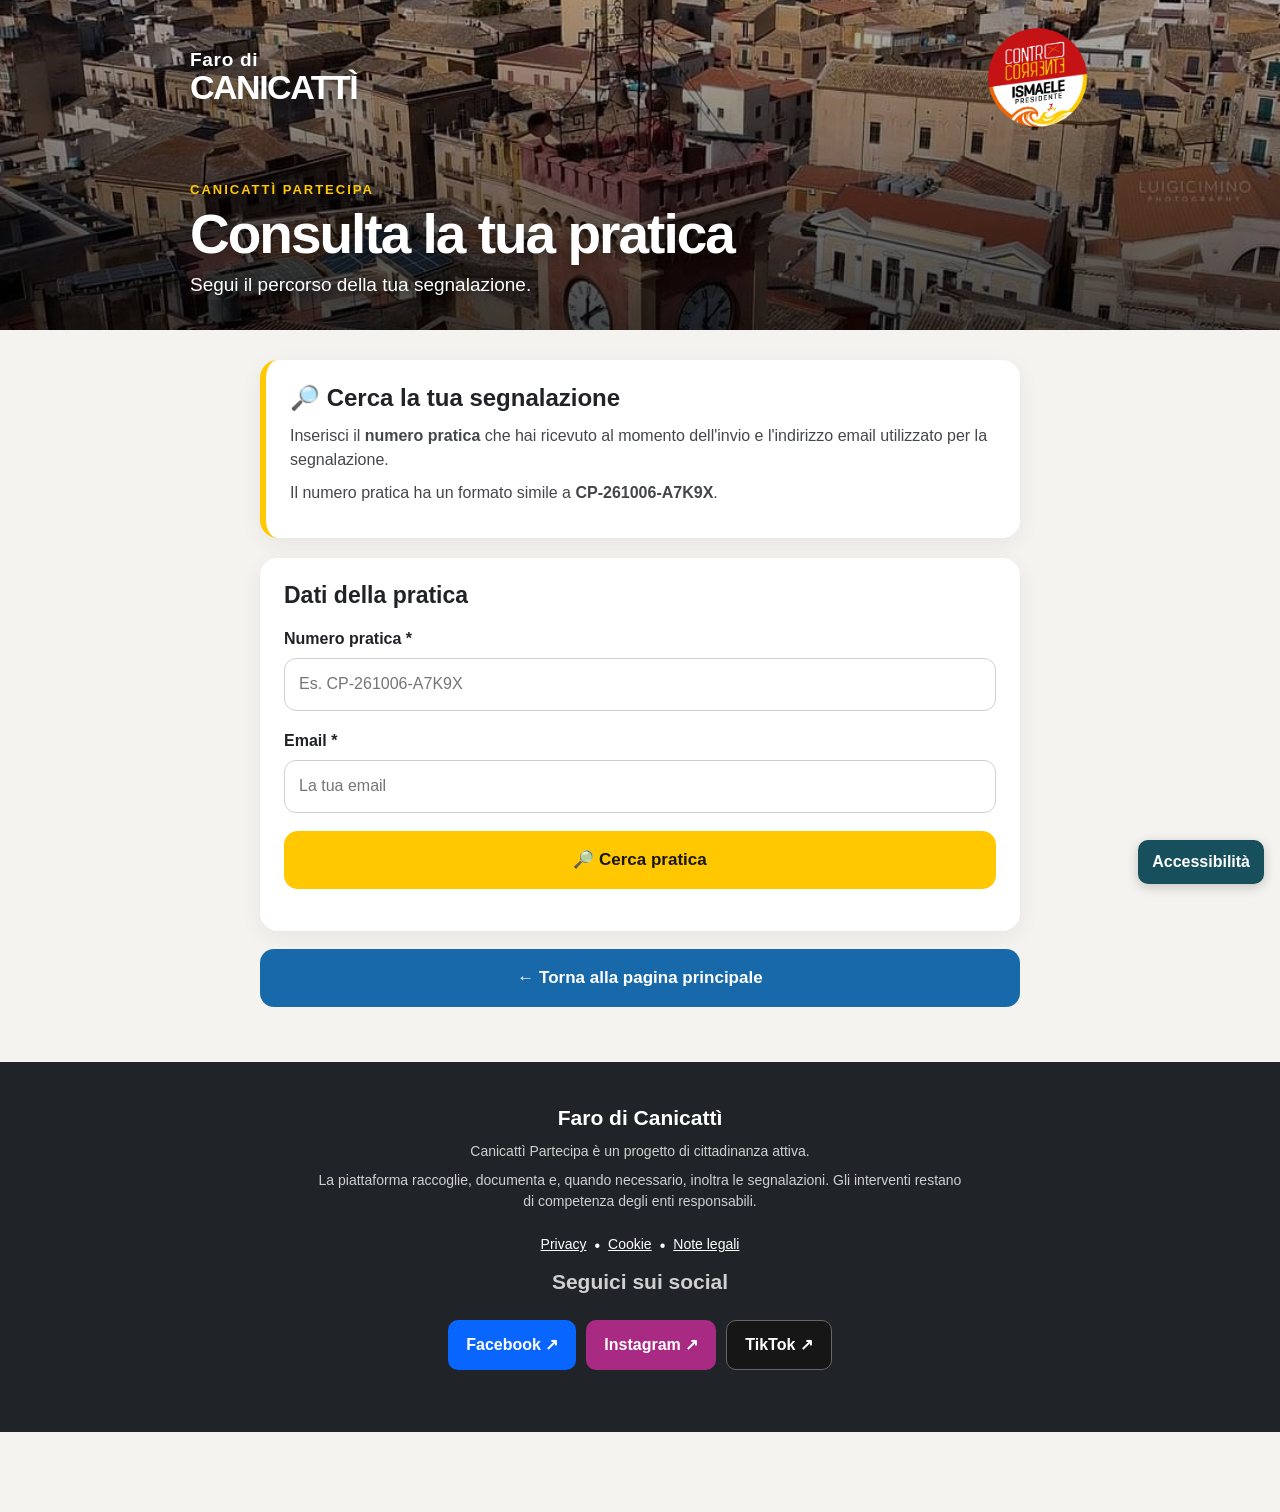
<file: stato.html>
<!DOCTYPE html>
<html lang="it">

<head>

<meta charset="UTF-8">

<meta
  name="viewport"
  content="width=device-width, initial-scale=1.0, viewport-fit=cover"
>

<title>Consulta la tua pratica | Canicattì Partecipa</title>

<meta
  name="description"
  content="Consulta lo stato della tua segnalazione su Canicattì Partecipa."
>

<style>

/* =====================================================
   RESET
===================================================== */

* {
  box-sizing: border-box;
}

html {
  margin: 0;
  padding: 0;
  -webkit-text-size-adjust: 100%;
}

body {
  margin: 0;
  padding: 0;

  font-family:
    -apple-system,
    BlinkMacSystemFont,
    "Segoe UI",
    Roboto,
    Helvetica,
    Arial,
    sans-serif;

  background: #f4f3ef;
  color: #202226;

  line-height: 1.5;
}

a {
  text-decoration: none;
}


/* =====================================================
   TESTATA
===================================================== */

.page-header {
  position: relative;

  min-height: 330px;

  overflow: hidden;

  color: white;

  background:
    linear-gradient(
      180deg,
      rgba(0,0,0,.28),
      rgba(0,0,0,.72)
    ),
    url("IMG_8923.webp");

  background-size: cover;
  background-position: center;
}

.header-inner {
  width: calc(100% - 40px);
  max-width: 900px;

  min-height: 330px;

  margin: 0 auto;

  padding: 25px 0 32px;

  display: flex;
  flex-direction: column;
  justify-content: space-between;
}


/* =====================================================
   FARO + LOGO
===================================================== */

.brand-row {
  display: flex;
  align-items: center;
  justify-content: space-between;

  gap: 15px;
}

.faro-title {
  color: white;

  font-size: 34px;
  line-height: .93;

  font-weight: 900;

  letter-spacing: -1.5px;

  text-transform: uppercase;

  text-shadow:
    0 3px 12px rgba(0,0,0,.55);
}

.faro-small {
  display: block;

  margin-bottom: 3px;

  font-size: .56em;

  font-weight: 700;

  letter-spacing: .7px;

  text-transform: none;
}

.logo-box {
  flex: 0 0 105px;

  width: 105px;
  height: 105px;

  display: flex;
  align-items: center;
  justify-content: center;
}

.logo-box img {
  display: block;

  width: 100%;
  height: 100%;

  object-fit: contain;
}


/* =====================================================
   TITOLO PAGINA
===================================================== */

.page-title {
  margin-top: 35px;
}

.page-title .project {
  margin-bottom: 8px;

  color: #ffc800;

  font-size: 13px;

  font-weight: 850;

  letter-spacing: 2px;

  text-transform: uppercase;
}

.page-title h1 {
  margin: 0 0 10px;

  color: white;

  font-size: clamp(37px, 8vw, 55px);

  line-height: 1;

  letter-spacing: -2px;

  text-shadow:
    0 3px 14px rgba(0,0,0,.45);
}

.page-title p {
  margin: 0;

  max-width: 650px;

  color: white;

  font-size: 19px;
  line-height: 1.35;

  text-shadow:
    0 2px 8px rgba(0,0,0,.5);
}


/* =====================================================
   CONTENUTO
===================================================== */

.wrap {
  width: calc(100% - 32px);
  max-width: 760px;

  margin: 0 auto;

  padding: 30px 0 55px;
}


/* =====================================================
   INTRO
===================================================== */

.intro {
  margin-bottom: 20px;

  padding: 24px;

  background: white;

  border-left: 6px solid #ffc800;

  border-radius: 18px;

  box-shadow:
    0 6px 22px rgba(0,0,0,.06);
}

.intro h2 {
  margin: 0 0 12px;

  font-size: 24px;
  line-height: 1.15;
}

.intro p {
  margin: 9px 0;

  font-size: 16px;
  line-height: 1.5;

  color: #44464a;
}


/* =====================================================
   CARD
===================================================== */

.card {
  margin-bottom: 18px;

  padding: 24px;

  background: white;

  border-radius: 18px;

  box-shadow:
    0 6px 22px rgba(0,0,0,.06);
}

.card h2 {
  margin: 0 0 10px;

  font-size: 23px;
  line-height: 1.2;
}

.card p {
  margin: 8px 0 18px;

  color: #55585c;

  font-size: 16px;
  line-height: 1.5;
}


/* =====================================================
   CAMPI
===================================================== */

label {
  display: block;

  margin: 18px 0 7px;

  font-size: 16px;
}

input {
  display: block;

  width: 100%;
  max-width: 100%;

  margin: 0;

  padding: 15px 14px;

  border: 1px solid #cfd1d4;

  border-radius: 12px;

  background: white;

  color: #202226;

  font-family: inherit;

  font-size: 16px;

  line-height: 1.3;

  outline: none;

  appearance: none;
  -webkit-appearance: none;
}

input:focus {
  border-color: #d4aa00;

  box-shadow:
    0 0 0 3px rgba(255,200,0,.18);
}


/* =====================================================
   PULSANTI
===================================================== */

.button {
  width: 100%;

  min-height: 58px;

  margin-top: 18px;

  padding: 15px 18px;

  display: flex;
  align-items: center;
  justify-content: center;

  border: 0;
  border-radius: 14px;

  font-family: inherit;

  font-size: 17px;
  font-weight: 800;

  text-align: center;

  cursor: pointer;

  transition:
    transform .12s ease,
    opacity .12s ease;
}

.button:active {
  transform: scale(.985);
}

.button:disabled {
  opacity: .6;
  cursor: not-allowed;
}

.button-yellow {
  background: #ffc800;
  color: #171717;
}

.button-home {
  margin-top: 4px;

  background: #1769aa;
  color: white;
}


/* =====================================================
   MESSAGGI
===================================================== */

#messaggio {
  margin-top: 18px;

  font-size: 15px;
  line-height: 1.5;
}

.errore {
  padding: 16px;

  background: #fff0f0;

  border-left: 5px solid #d20719;
  border-radius: 10px;

  color: #6b1717;
}

.successo {
  padding: 16px;

  background: #edf8ef;

  border-left: 5px solid #269443;
  border-radius: 10px;

  color: #173d21;
}


/* =====================================================
   RISULTATO
===================================================== */

.hidden {
  display: none;
}

.numero {
  margin: 4px 0 18px;

  color: #666;

  font-size: 15px;
}


/* =====================================================
   STATO
===================================================== */

.stato {
  padding: 17px;

  border-radius: 13px;

  font-size: 18px;
  font-weight: 800;

  margin: 15px 0 22px;

  border-left: 7px solid;
}

.stato-in_attesa {
  background: #fdeaea;
  border-color: #dc3545;
  color: #a61e2b;
}

.stato-verificata {
  background: #e7f1ff;
  border-color: #0d6efd;
  color: #084298;
}

.stato-inoltrata {
  background: #f1e8ff;
  border-color: #6f42c1;
  color: #59359a;
}

.stato-attesa_ente {
  background: #fff3cd;
  border-color: #ff9800;
  color: #805b00;
}

.stato-risolta {
  background: #dff3e6;
  border-color: #198754;
  color: #146c43;
}

.stato-chiusa {
  background: #e9ecef;
  border-color: #6c757d;
  color: #495057;
}

.stato-rifiutata {
  background: #f8d7da;
  border-color: #842029;
  color: #842029;
}


/* =====================================================
   DATI PRATICA
===================================================== */

.riga {
  padding: 14px 0;

  border-bottom: 1px solid #eee;
}

.riga:last-child {
  border-bottom: 0;
}

.etichetta {
  display: block;

  color: #666;

  font-size: 14px;

  margin-bottom: 4px;
}

.valore {
  font-size: 17px;

  font-weight: 700;

  overflow-wrap: anywhere;
}


/* =====================================================
   TIMELINE
===================================================== */

.timeline {
  margin-top: 22px;
}

.step {
  position: relative;

  padding:
    0
    0
    27px
    40px;

  color: #8a8a8a;
}

.step:before {
  content: "";

  position: absolute;

  left: 7px;
  top: 5px;

  width: 16px;
  height: 16px;

  border-radius: 50%;

  background: #ccc;
}

.step:after {
  content: "";

  position: absolute;

  left: 14px;
  top: 22px;

  width: 2px;
  height: calc(100% - 14px);

  background: #ddd;
}

.step:last-child:after {
  display: none;
}

.step.attivo {
  color: #303236;
}

.step.attivo:before {
  background: #198754;
}

.step b {
  display: block;

  margin-bottom: 5px;

  font-size: 16px;
}


/* =====================================================
   AVVISO
===================================================== */

.notice {
  margin-bottom: 18px;

  padding: 22px;

  background: #fff8e1;

  border: 1px solid #f0d275;
  border-left: 6px solid #ffc800;

  border-radius: 18px;
}

.notice strong {
  display: block;

  margin-bottom: 10px;

  font-size: 19px;
}

.notice p {
  margin: 9px 0;

  font-size: 15px;
  line-height: 1.5;

  color: #444;
}


/* =====================================================
   FOOTER
===================================================== */

footer {
  padding:
    40px
    20px
    calc(40px + env(safe-area-inset-bottom));

  background: #202328;

  color: white;

  text-align: center;
}

footer strong {
  display: block;

  margin-bottom: 8px;

  font-size: 21px;
}

footer p {
  max-width: 650px;

  margin: 8px auto;

  color: #d0d0d0;

  font-size: 14px;
  line-height: 1.5;
}

.footer-links {
  margin-top: 22px;

  display: flex;
  justify-content: center;
  flex-wrap: wrap;

  gap: 8px;
}

.footer-links a {
  color: white;

  font-size: 14px;

  text-decoration: underline;
}


/* =====================================================
   SMARTPHONE
===================================================== */

@media (max-width: 600px) {

  .page-header {
    min-height: 315px;
  }

  .header-inner {
    width: calc(100% - 36px);

    min-height: 315px;

    padding-top:
      max(20px, env(safe-area-inset-top));

    padding-bottom: 27px;
  }

  .faro-title {
    max-width: calc(100% - 112px);

    font-size: 30px;
  }

  .logo-box {
    flex: 0 0 102px;

    width: 102px;
    height: 102px;
  }

  .page-title {
    margin-top: 25px;
  }

  .page-title h1 {
    font-size: clamp(36px, 10vw, 46px);
  }

  .page-title p {
    font-size: 18px;
  }

  .wrap {
    width: calc(100% - 26px);

    padding-top: 20px;
  }

  .intro,
  .card,
  .notice {
    padding: 21px 18px;

    border-radius: 17px;
  }

  .intro h2,
  .card h2 {
    font-size: 22px;
  }

  input {
    font-size: 16px;

    padding: 15px 13px;
  }

  .button {
    min-height: 58px;

    font-size: 16px;
  }

}


/* =====================================================
   SMARTPHONE PICCOLI
===================================================== */

@media (max-width: 370px) {

  .faro-title {
    font-size: 27px;
  }

  .logo-box {
    flex-basis: 90px;

    width: 90px;
    height: 90px;
  }

  .page-title h1 {
    font-size: 35px;
  }

  .wrap {
    width: calc(100% - 22px);
  }

  .intro,
  .card,
  .notice {
    padding: 19px 16px;
  }

}


/* Navigazione e social uniformi alle altre pagine */
a.cp-torna-home{display:block;color:inherit;text-decoration:none;cursor:pointer}
a.cp-torna-home:focus-visible{outline:4px solid #ffc800;outline-offset:-4px}
.cp-social{display:flex;justify-content:center;flex-wrap:wrap;gap:10px;margin:22px auto;max-width:650px}
.cp-social a{display:inline-flex;align-items:center;justify-content:center;min-height:44px;padding:12px 18px;border-radius:10px;color:#fff!important;text-decoration:none;font-weight:750}
.cp-social a:hover{filter:brightness(.92)}
.cp-social a:focus-visible{outline:3px solid #ffc800;outline-offset:3px}
.cp-social .hp-facebook{background:#0866ff}.cp-social .hp-instagram{background:#a82a82}.cp-social .hp-tiktok{background:#161616;border:1px solid #666}
@media(max-width:650px){.cp-social{padding:0 15px}.cp-social a{flex:1 1 120px}}

[hidden]{display:none!important}
.cp-schermo-stato{min-height:100vh;display:grid;place-content:center;padding:30px 20px;text-align:center;background:#f4f3ef;color:#202226}
.cp-schermo-stato>div{max-width:650px;margin:auto}
.cp-schermo-stato p{white-space:pre-wrap;overflow-wrap:anywhere;line-height:1.6}
.cp-schermo-stato button{border:0;border-radius:10px;padding:13px 18px;background:#1769aa;color:white;font:inherit;font-weight:700;cursor:pointer}
.cp-schermo-stato button:disabled{opacity:.6;cursor:wait}

</style>


<script>
// Ultimo stato verificato nella scheda: ripristino immediato, poi verifica in rete.
function cpSalvaStato(riga){
  try{sessionStorage.setItem('cp-stato-sito',JSON.stringify({manutenzione:riga.manutenzione,messaggio_manutenzione:riga.messaggio_manutenzione || ''}));}catch(e){}
}
function cpRipristinaStato(home){
  try{
    const stato=JSON.parse(sessionStorage.getItem('cp-stato-sito'));
    if(!stato || typeof stato.manutenzione!=='boolean')return null;
    const contenuto=document.getElementById(home?'hpContenuto':'cpPaginaPubblica');
    const schermo=document.getElementById(home?'hpAccesso':'cpSchermoStato');
    contenuto.hidden=stato.manutenzione;contenuto.inert=stato.manutenzione;
    schermo.hidden=!stato.manutenzione;
    document.getElementById(home?'hpTitoloStato':'cpTitoloStato').textContent='Sito in manutenzione';
    document.getElementById(home?'hpTestoStato':'cpTestoStato').textContent=stato.messaggio_manutenzione || 'Stiamo aggiornando il sito. Torna a trovarci tra poco.';
    document.getElementById(home?'hpRiprovaStato':'cpRiprovaStato').hidden=false;
    return stato;
  }catch(e){return null;}
}
</script>
<script defer src="cp-visite.js"></script>
</head>


<body>
<section id="cpSchermoStato" class="cp-schermo-stato" aria-live="polite" hidden>
  <div><h1 id="cpTitoloStato" tabindex="-1">Canicattì Partecipa</h1>
  <p id="cpTestoStato">Verifica dello stato del sito in corso...</p>
  <button id="cpRiprovaStato" type="button" hidden>Riprova</button>
  <noscript><p>Attiva JavaScript per visualizzare lo stato aggiornato del sito.</p></noscript></div>
</section>
<div id="cpPaginaPubblica" hidden inert>
<script>window.cpStatoIniziale=cpRipristinaStato(false);</script>



<!-- =====================================================
     TESTATA
===================================================== -->

<header class="page-header">
<a class="cp-torna-home" href="index.html" aria-label="Torna alla home">

  <div class="header-inner">


    <div class="brand-row">

      <div class="faro-title">

        <span class="faro-small">
          Faro di
        </span>

        Canicattì

      </div>


      <div class="logo-box">

        <img
          src="IMG_8924.png"
          alt="Controcorrente"
        >

      </div>

    </div>


    <div class="page-title">

      <div class="project">
        Canicattì Partecipa
      </div>

      <h1>
        Consulta la tua pratica
      </h1>

      <p>
        Segui il percorso della tua segnalazione.
      </p>

    </div>


  </div>

</a>
</header>



<!-- =====================================================
     CONTENUTO
===================================================== -->

<main class="wrap">


  <section class="intro">

    <h2>
      🔎 Cerca la tua segnalazione
    </h2>

    <p>
      Inserisci il <strong>numero pratica</strong>
      che hai ricevuto al momento dell'invio
      e l'indirizzo email utilizzato per la segnalazione.
    </p>

    <p>
      Il numero pratica ha un formato simile a
      <strong>CP-261006-A7K9X</strong>.
    </p>

  </section>



  <!-- RICERCA -->

  <section class="card">

    <h2>
      Dati della pratica
    </h2>

    <label for="numero">
      <strong>Numero pratica *</strong>
    </label>

    <input
      id="numero"
      type="text"
      autocomplete="off"
      autocapitalize="characters"
      spellcheck="false"
      placeholder="Es. CP-261006-A7K9X"
    >


    <label for="email">
      <strong>Email *</strong>
    </label>

    <input
      id="email"
      type="email"
      autocomplete="email"
      inputmode="email"
      placeholder="La tua email"
    >


    <button
      class="button button-yellow"
      id="cercaBtn"
      type="button"
    >
      🔎 Cerca pratica
    </button>


    <div
      id="messaggio"
      aria-live="polite"
    ></div>

  </section>



  <!-- RISULTATO -->

  <div
    id="risultato"
    class="hidden"
  >


    <section class="card">

      <h2>
        La tua segnalazione
      </h2>

      <div
        id="numeroPratica"
        class="numero"
      ></div>


      <div
        id="statoPratica"
        class="stato"
      ></div>


      <div id="datiPratica"></div>

    </section>



    <section class="card">

      <h2>
        📍 Percorso della pratica
      </h2>

      <p>
        Qui puoi vedere a quale punto del percorso
        si trova la tua segnalazione.
      </p>

      <div
        id="timeline"
        class="timeline"
      ></div>

    </section>



    <section class="notice">

      <strong>
        Cosa significa lo stato della pratica?
      </strong>

      <p>
        Canicattì Partecipa documenta, verifica e,
        quando previsto, trasmette le segnalazioni
        agli uffici o agli enti competenti.
      </p>

      <p>
        <b>
          La piattaforma non è un servizio di manutenzione
          e la presenza della pratica non significa
          che il Faro di Canicattì possa intervenire
          direttamente sul problema.
        </b>
      </p>

      <p>
        Gli eventuali interventi e i relativi tempi
        restano di competenza dell'ente
        o dell'ufficio responsabile.
      </p>

    </section>


  </div>



  <a
    class="button button-home"
    href="index.html"
  >
    ← Torna alla pagina principale
  </a>


</main>



<!-- =====================================================
     FOOTER
===================================================== -->

<footer>

  <strong>
    Faro di Canicattì
  </strong>

  <p>
    Canicattì Partecipa è un progetto
    di cittadinanza attiva.
  </p>

  <p>
    La piattaforma raccoglie, documenta e,
    quando necessario, inoltra le segnalazioni.
    Gli interventi restano di competenza
    degli enti responsabili.
  </p>


  <div class="footer-links">

    <a href="privacy.html">
      Privacy
    </a>

    <span>•</span>

    <a href="cookie.html">
      Cookie
    </a>

    <span>•</span>

    <a href="note-legali.html">
      Note legali
    </a>

  </div>

<p><strong>Seguici sui social</strong></p>
  <nav class="cp-social" aria-label="Profili social">
    <a class="hp-facebook" href="https://www.facebook.com/share/1N3THY7nBG/?mibextid=wwXIfr" target="_blank" rel="noopener noreferrer" aria-label="Facebook — apre una nuova scheda">Facebook ↗</a>
    <a class="hp-instagram" href="https://www.instagram.com/controcorrente__canicatti?stkn=MXh5aHp6dDVyYmdiMA%3D%3D&amp;utm_source=qr" target="_blank" rel="noopener noreferrer" aria-label="Instagram — apre una nuova scheda">Instagram ↗</a>
    <a class="hp-tiktok" href="https://www.tiktok.com/@controcorrente.fa?_r=1&amp;_t=ZN-9AMPpx5WfPq" target="_blank" rel="noopener noreferrer" aria-label="TikTok — apre una nuova scheda">TikTok ↗</a>
  </nav>
</footer>



<script>

/* =====================================================
   SUPABASE
===================================================== */

const SUPABASE_URL =
  "https://zkwwxxmbikxpzedcmjxx.supabase.co";

const SUPABASE_KEY =
  "sb_publishable_5usTyC1lIfP6ykIY456Glw_iJdy6NvP";


/* =====================================================
   EVENTI
===================================================== */

document
  .getElementById("cercaBtn")
  .addEventListener(
    "click",
    cercaPratica
  );


document
  .getElementById("numero")
  .addEventListener(
    "input",
    function() {

      this.value =
        this.value
          .toUpperCase()
          .replace(/\s+/g, "");

    }
  );


document
  .getElementById("email")
  .addEventListener(
    "keydown",
    function(event) {

      if (event.key === "Enter") {

        cercaPratica();

      }

    }
  );


/* =====================================================
   CERCA PRATICA
===================================================== */

async function cercaPratica() {

  const numero =
    document
      .getElementById("numero")
      .value
      .trim()
      .toUpperCase();

  const email =
    document
      .getElementById("email")
      .value
      .trim()
      .toLowerCase();

  const messaggio =
    document
      .getElementById("messaggio");

  const risultato =
    document
      .getElementById("risultato");

  const bottone =
    document
      .getElementById("cercaBtn");


  risultato.classList.add("hidden");

  messaggio.className = "";

  messaggio.textContent = "";


  /* CAMPI */

  if (!numero || !email) {

    messaggio.className =
      "errore";

    messaggio.innerHTML =
      "⚠️ <strong>Inserisci il numero pratica e l'indirizzo email.</strong>";

    return;

  }


  /* FORMATO NUMERO PRATICA */

  const formatoNumero =
    /^CP-\d{6}-[A-Z0-9]+$/;


  if (!formatoNumero.test(numero)) {

    messaggio.className =
      "errore";

    messaggio.innerHTML =
      "⚠️ <strong>Il numero pratica non sembra corretto.</strong><br>" +
      "Controlla il codice ricevuto. Esempio: CP-261006-A7K9X.";

    return;

  }


  /* EMAIL */

  const emailValida =
    /^[^\s@]+@[^\s@]+\.[^\s@]+$/;


  if (!emailValida.test(email)) {

    messaggio.className =
      "errore";

    messaggio.innerHTML =
      "⚠️ <strong>Inserisci un indirizzo email valido.</strong>";

    return;

  }


  bottone.disabled = true;

  bottone.textContent =
    "Ricerca in corso...";


  messaggio.innerHTML =
    "⏳ Ricerca della pratica in corso...";


  try {

    const risposta =
      await fetch(

        SUPABASE_URL +
        "/rest/v1/rpc/cerca_pratica_cittadino",

        {

          method: "POST",

          headers: {

            "apikey":
              SUPABASE_KEY,

            "Authorization":
              "Bearer " +
              SUPABASE_KEY,

            "Content-Type":
              "application/json"

          },

          body:
            JSON.stringify({

              p_numero_pratica:
                numero,

              p_email:
                email

            })

        }

      );


    const testo =
      await risposta.text();


    if (!risposta.ok) {

      console.error(
        "Errore Supabase:",
        testo
      );

      throw new Error(
        testo
      );

    }


    let dati = [];


    if (testo) {

      dati =
        JSON.parse(testo);

    }


    if (!Array.isArray(dati)) {

      dati =
        dati
          ? [dati]
          : [];

    }


    if (dati.length === 0) {

      messaggio.className =
        "errore";

      messaggio.innerHTML =
        "❌ <strong>Nessuna pratica trovata.</strong><br><br>" +
        "Controlla che il numero pratica e l'indirizzo email " +
        "siano gli stessi utilizzati al momento della segnalazione.";

      return;

    }


    mostraPratica(
      dati[0]
    );


    messaggio.className =
      "successo";

    messaggio.innerHTML =
      "✓ <strong>Pratica trovata.</strong>";


  } catch (error) {

    console.error(error);


    messaggio.className =
      "errore";

    messaggio.innerHTML =
      "❌ <strong>Non è stato possibile cercare la pratica.</strong><br><br>" +
      "Riprova tra qualche momento.";


  } finally {

    bottone.disabled =
      false;

    bottone.textContent =
      "🔎 Cerca pratica";

  }

}



/* =====================================================
   MOSTRA PRATICA
===================================================== */

function mostraPratica(p) {

  const numeroPratica =
    p.numero_pratica ||
    "Non disponibile";


  document
    .getElementById("numeroPratica")
    .textContent =
      "Numero pratica: " +
      numeroPratica;


  const stato =
    p.stato ||
    "in_attesa";


  const statoBox =
    document
      .getElementById(
        "statoPratica"
      );


  statoBox.className =
    "stato stato-" +
    stato;


  statoBox.textContent =
    iconaStato(stato) +
    " " +
    nomeStato(stato);


  let html = "";


  if (p.indirizzo) {

    html += riga(
      "Indirizzo della segnalazione",
      p.indirizzo
    );

  }


  if (p.categoria) {

    html += riga(
      "Categoria",
      nomeCategoria(
        p.categoria
      )
    );

  }


  if (p.data_invio) {

    html += riga(
      "Segnalazione ricevuta",
      formattaData(
        p.data_invio
      )
    );

  }


  if (p.ente_destinatario) {

    html += riga(
      "Ente / ufficio destinatario",
      p.ente_destinatario
    );

  }


  if (p.data_inoltro) {

    html += riga(
      "Data di inoltro",
      formattaData(
        p.data_inoltro
      )
    );

  }


  if (p.protocollo) {

    html += riga(
      "Protocollo / riferimento",
      p.protocollo
    );

  }


  if (p.data_risposta_ente) {

    html += riga(
      "Data della risposta",
      formattaData(
        p.data_risposta_ente
      )
    );

  }


  if (p.risposta_ente) {

    html += riga(
      "Risposta / esito comunicato",
      p.risposta_ente
    );

  }


  document
    .getElementById(
      "datiPratica"
    )
    .innerHTML =
      html;


  creaTimeline(
    stato
  );


  document
    .getElementById(
      "risultato"
    )
    .classList.remove(
      "hidden"
    );


  setTimeout(
    () => {

      document
        .getElementById(
          "risultato"
        )
        .scrollIntoView({
          behavior: "smooth",
          block: "start"
        });

    },
    100
  );

}



/* =====================================================
   TIMELINE
===================================================== */

function creaTimeline(stato) {

  const ordine = [

    "in_attesa",

    "verificata",

    "inoltrata",

    "attesa_ente",

    "risolta"

  ];


  const testi = {

    in_attesa: [
      "Segnalazione ricevuta",
      "La pratica è stata registrata ed è in attesa di verifica."
    ],

    verificata: [
      "Documentazione verificata",
      "Il materiale ricevuto è stato controllato."
    ],

    inoltrata: [
      "Trasmissione all'ente",
      "La pratica è stata trasmessa all'ufficio o ente competente."
    ],

    attesa_ente: [
      "In attesa dell'ente competente",
      "La segnalazione è stata trasmessa. Attendiamo eventuali comunicazioni dall'ente."
    ],

    risolta: [
      "Pratica risolta",
      "È stato comunicato un intervento o un esito positivo della pratica."
    ]

  };


  let html = "";


  if (stato === "rifiutata") {

    html += stepHTML(
      "Segnalazione ricevuta",
      "La pratica è stata registrata.",
      true
    );


    html += stepHTML(
      "Segnalazione non accolta",
      "Dopo la verifica, la segnalazione non è stata inserita nel percorso operativo.",
      true
    );

  }


  else if (stato === "chiusa") {

    html += stepHTML(
      "Segnalazione ricevuta",
      "La pratica è stata registrata.",
      true
    );


    html += stepHTML(
      "Pratica chiusa",
      "Il percorso della pratica è stato concluso.",
      true
    );

  }


  else {

    let posizione =
      ordine.indexOf(
        stato
      );


    if (posizione < 0) {

      posizione = 0;

    }


    ordine.forEach(
      (s, index) => {

        html += stepHTML(
          testi[s][0],
          testi[s][1],
          index <= posizione
        );

      }
    );

  }


  document
    .getElementById(
      "timeline"
    )
    .innerHTML =
      html;

}



/* =====================================================
   COMPONENTI
===================================================== */

function stepHTML(
  titolo,
  testo,
  attivo
) {

  return `

    <div class="step ${
      attivo
        ? "attivo"
        : ""
    }">

      <b>
        ${esc(titolo)}
      </b>

      ${esc(testo)}

    </div>

  `;

}



function riga(
  etichetta,
  valore
) {

  return `

    <div class="riga">

      <span class="etichetta">
        ${esc(etichetta)}
      </span>

      <span class="valore">
        ${esc(valore)}
      </span>

    </div>

  `;

}



/* =====================================================
   STATI
===================================================== */

function nomeStato(stato) {

  const nomi = {

    in_attesa:
      "In attesa di verifica",

    verificata:
      "Documentazione verificata",

    inoltrata:
      "Inoltrata all'ente competente",

    attesa_ente:
      "In attesa dell'ente competente",

    risolta:
      "Risolta",

    chiusa:
      "Chiusa",

    rifiutata:
      "Segnalazione non accolta"

  };


  return (
    nomi[stato] ||
    "Stato della pratica"
  );

}



function iconaStato(stato) {

  const icone = {

    in_attesa:
      "🔴",

    verificata:
      "🔵",

    inoltrata:
      "🟣",

    attesa_ente:
      "🟠",

    risolta:
      "🟢",

    chiusa:
      "⚫",

    rifiutata:
      "⛔"

  };


  return (
    icone[stato] ||
    "📋"
  );

}



/* =====================================================
   CATEGORIE
===================================================== */

function nomeCategoria(categoria) {

  const nomi = {

    strade:
      "Buche, strade e marciapiedi",

    acqua:
      "Perdite d'acqua e problemi idrici",

    rifiuti:
      "Rifiuti e pulizia",

    illuminazione:
      "Illuminazione pubblica",

    verde:
      "Verde pubblico",

    segnaletica:
      "Segnaletica e sicurezza stradale",

    degrado:
      "Degrado urbano",

    altro:
      "Altro"

  };


  return (
    nomi[categoria] ||
    categoria
  );

}



/* =====================================================
   DATA
===================================================== */

function formattaData(data) {

  try {

    return new Date(data)
      .toLocaleString(
        "it-IT",
        {
          dateStyle: "long",
          timeStyle: "short"
        }
      );

  } catch {

    return data;

  }

}



/* =====================================================
   SICUREZZA HTML
===================================================== */

function esc(v) {

  return String(v ?? "")

    .replaceAll(
      "&",
      "&amp;"
    )

    .replaceAll(
      "<",
      "&lt;"
    )

    .replaceAll(
      ">",
      "&gt;"
    )

    .replaceAll(
      '"',
      "&quot;"
    )

    .replaceAll(
      "'",
      "&#039;"
    );

}

</script>


</div><!-- cpPaginaPubblica -->
<script>
/* Stato pubblico condiviso con l'interruttore del pannello admin. */
(() => {
  const url = 'https://zkwwxxmbikxpzedcmjxx.supabase.co/rest/v1/impostazioni_sito?id=eq.1&select=manutenzione,messaggio_manutenzione';
  const key = 'sb_publishable_5usTyC1lIfP6ykIY456Glw_iJdy6NvP';
  const content = document.getElementById('cpPaginaPubblica');
  const screen = document.getElementById('cpSchermoStato');
  const title = document.getElementById('cpTitoloStato');
  const message = document.getElementById('cpTestoStato');
  const retry = document.getElementById('cpRiprovaStato');
  let busy = false;
  let lastMaintenance = window.cpStatoIniziale?.manutenzione === true;
  async function update(){
    if(busy)return;
    busy = true;retry.disabled = true;
    const controller = new AbortController();
    const timer = setTimeout(() => controller.abort(),12000);
    try{
      const response = await fetch(url,{headers:{apikey:key,'Accept-Profile':'public'},cache:'no-store',signal:controller.signal});
      if(!response.ok)throw new Error('HTTP ' + response.status);
      const rows = await response.json();
      if(!Array.isArray(rows) || rows.length!==1 || typeof rows[0].manutenzione!=='boolean')throw new Error('Stato non disponibile');
      const maintenance = rows[0].manutenzione;
      lastMaintenance = maintenance;
      cpSalvaStato(rows[0]);
      const entering = maintenance && screen.hidden;
      content.hidden = maintenance;content.inert = maintenance;screen.hidden = !maintenance;
      title.textContent = 'Sito in manutenzione';
      message.textContent = rows[0].messaggio_manutenzione || 'Stiamo aggiornando il sito. Torna a trovarci tra poco.';
      if(entering)title.focus();
    }catch(error){
      console.error('Verifica manutenzione:',error);
      // Conserva la manutenzione confermata; un errore non blocca la pagina.
      content.hidden = lastMaintenance;
      content.inert = lastMaintenance;
      screen.hidden = !lastMaintenance;
    }finally{clearTimeout(timer);busy=false;retry.disabled=false;retry.hidden=false;}
  }
  retry.addEventListener('click',update);
  document.addEventListener('visibilitychange',()=>{if(!document.hidden)update();});
  window.addEventListener('pageshow',update);
  window.addEventListener('online',update);
  setInterval(()=>{if(!document.hidden)update();},30000);
  update();
})();

</script>
<script defer src="cp-accessibilita.js"></script>
</body>
</html>
</file>
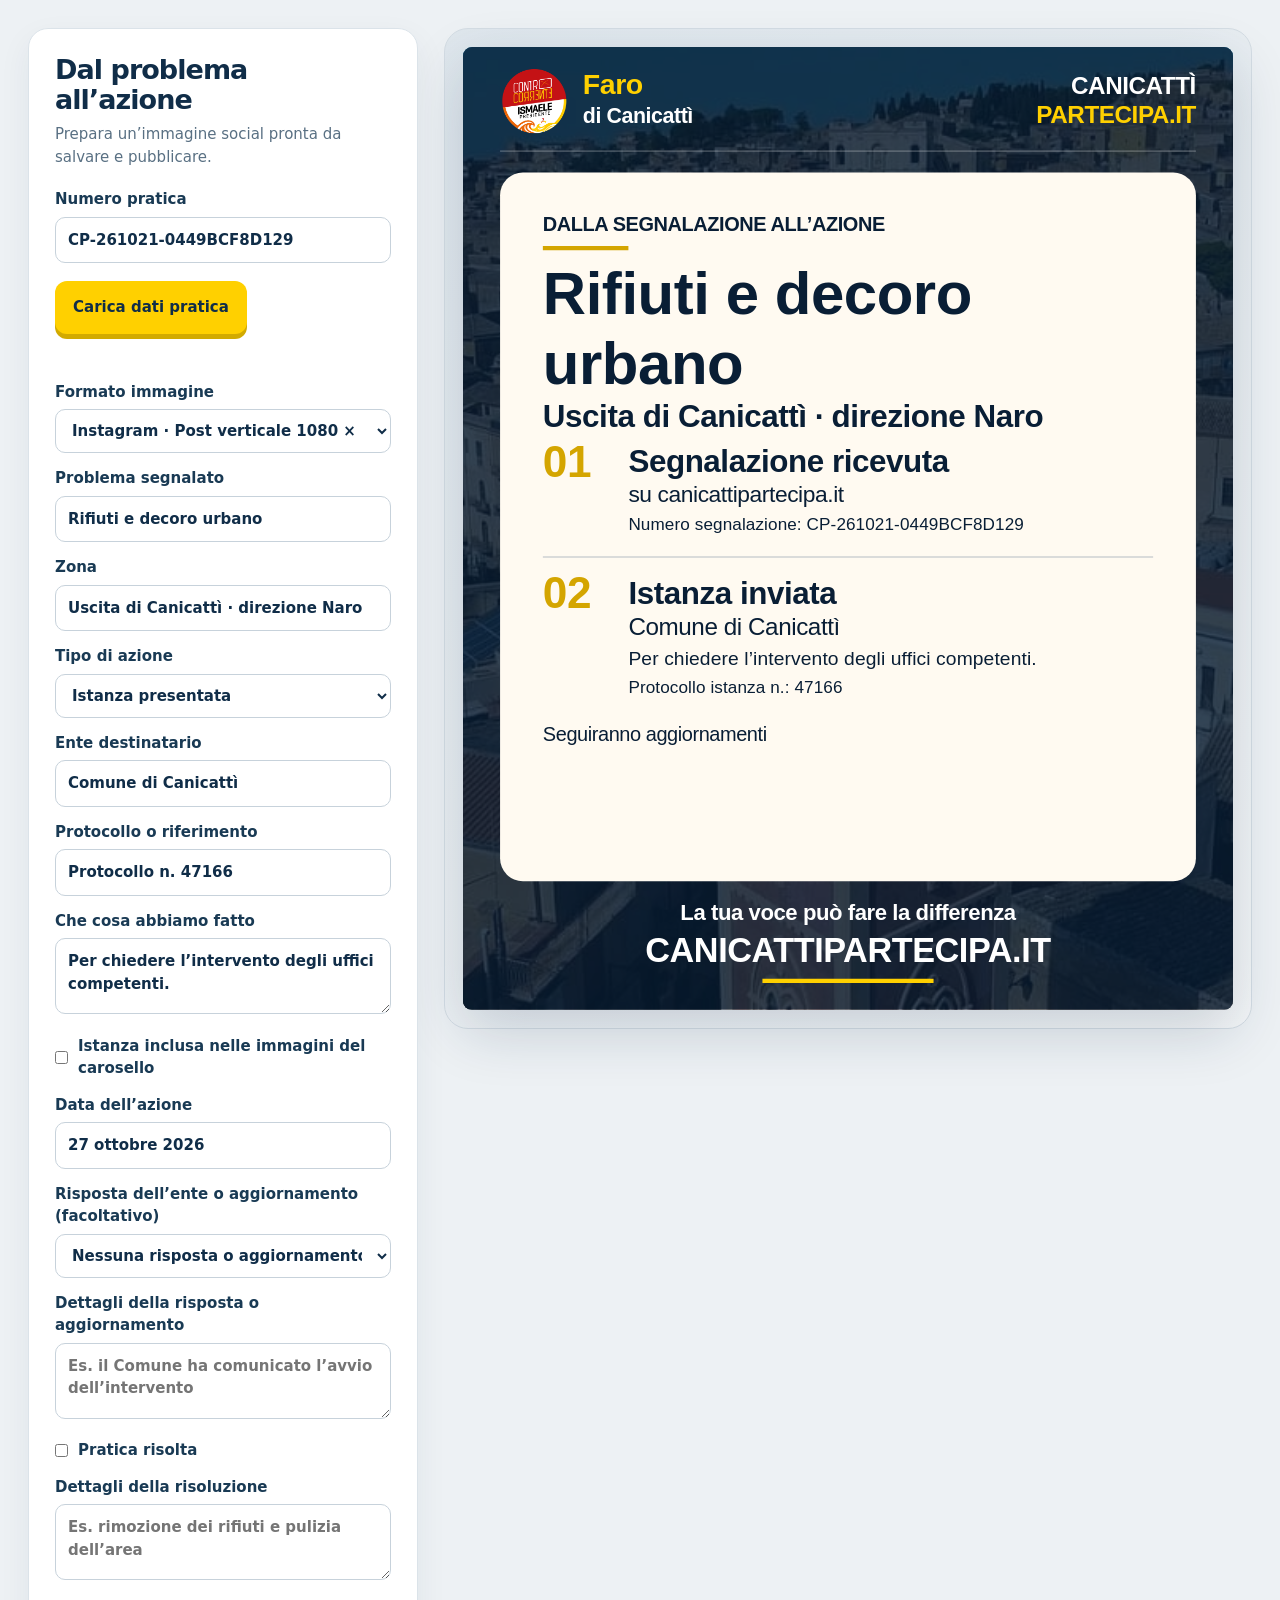
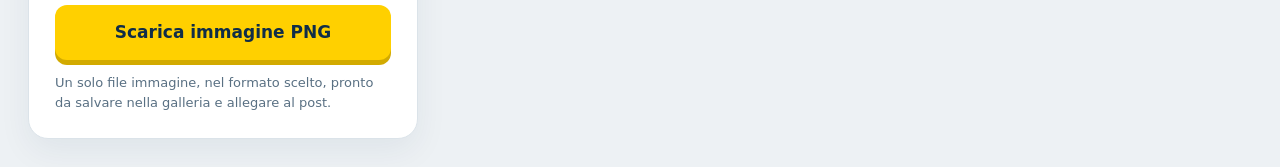
<file: social-segnalazioni/social-generator.html>
<!doctype html><html lang="it"><meta charset="utf-8"><meta name="viewport" content="width=device-width,initial-scale=1"><title>Canicattì Partecipa · Crea il post</title><style>:root{--ink:#102d48;--gold:#ffd000;--paper:#f6f4ec;--red:#c8171e;--muted:#597083}*{box-sizing:border-box}body{margin:0;background:#edf1f4;color:var(--ink);font:15px/1.5 system-ui,-apple-system,BlinkMacSystemFont,"Segoe UI",sans-serif}main{max-width:1540px;margin:auto;padding:28px;display:grid;grid-template-columns:minmax(320px,390px) minmax(0,1fr);gap:26px;align-items:start}aside{position:sticky;top:18px;background:#fff;padding:26px;border:1px solid #dbe3e9;border-radius:20px;box-shadow:0 12px 32px #102d4810}h1{font-size:27px;line-height:1.12;letter-spacing:-.035em;margin:0 0 8px}.lead{margin:0 0 20px;color:var(--muted)}label{display:block;font-weight:700;margin-top:14px;color:#193a54}input,textarea,select{width:100%;font:inherit;color:var(--ink);padding:11px 12px;border:1px solid #c7d2db;border-radius:10px;margin-top:6px;background:#fff}input:focus,textarea:focus,select:focus{outline:0;border-color:#287194;box-shadow:0 0 0 3px #28719420}textarea{resize:vertical;min-height:76px}.checkrow{display:flex;align-items:center;gap:10px}.checkrow input{width:auto;margin:0}button{font:inherit;font-weight:800;padding:15px 18px;border:0;border-radius:12px;background:var(--gold);color:var(--ink);margin-top:18px;cursor:pointer;box-shadow:0 5px 0 #d2aa00}button:hover{transform:translateY(-2px)}button:disabled{opacity:.7;cursor:wait}#download{width:100%;font-size:17px}#preview{padding:18px;border-radius:24px;background:linear-gradient(145deg,#dfe7ed,#f5f7f8);border:1px solid #d4dde4;min-height:480px;display:flex;justify-content:center}#preview svg{width:min(100%,790px);height:auto;display:block;border-radius:9px;box-shadow:0 20px 58px #102d4830}.note{font-size:13px;color:var(--muted);margin-bottom:0}#ricercaEsito{min-height:20px}@media(max-width:900px){main{grid-template-columns:1fr;padding:16px}aside{position:static;padding:21px}#preview{padding:10px}}@media(max-width:520px){main{padding:10px;gap:14px}aside{padding:17px;border-radius:15px}h1{font-size:24px}#preview{padding:7px}}</style><main><aside><h1>Dal problema all’azione</h1><p class="lead">Prepara un’immagine social pronta da salvare e pubblicare.</p><label>Numero pratica<input id="numeroRicerca" value="CP-261021-0449BCF8D129" placeholder="CP-…" autocomplete="off"></label><button type="button" onclick="caricaPratica()">Carica dati pratica</button><p id="ricercaEsito" role="status" class="note"></p><label>Formato immagine<select id="formato"><option value="instagram">Instagram · Post verticale 1080 × 1350</option><option value="square">Instagram / Facebook · Quadrato 1080 × 1080</option><option value="facebook">Facebook · Verticale 1200 × 1500</option><option value="story">Instagram / Facebook · Storia 1080 × 1920</option></select></label><label>Problema segnalato<input id="titolo" maxlength="62" value="Rifiuti e decoro urbano"></label><label>Zona<input id="zona" maxlength="52" value="Uscita di Canicattì · direzione Naro"></label><label>Tipo di azione<select id="azione"><option value="">Seleziona l’azione svolta…</option><option>PEC inviata</option><option selected>Istanza presentata</option><option>Segnalazione inoltrata agli uffici</option><option>Denuncia presentata</option><option>Intervento diretto</option><option>Altro intervento</option></select></label><label>Ente destinatario<input id="ente" maxlength="58" value="Comune di Canicattì" placeholder="Facoltativo"></label><label>Protocollo o riferimento<input id="istanza" maxlength="48" value="Protocollo n. 47166" placeholder="Se disponibile"></label><label>Che cosa abbiamo fatto<textarea id="dettaglio" maxlength="130">Per chiedere l’intervento degli uffici competenti.</textarea></label><label class="checkrow"><input id="istanzaAllegata" type="checkbox"> Istanza inclusa nelle immagini del carosello</label><label>Data dell’azione<input id="data" maxlength="22" value="27 ottobre 2026" placeholder="Facoltativa"></label><label>Risposta dell’ente o aggiornamento (facoltativo)<select id="aggiornamento"><option value="">Nessuna risposta o aggiornamento</option><option>Risposta del Comune</option><option>Altro aggiornamento</option></select></label><label>Dettagli della risposta o aggiornamento<textarea id="dettaglioAggiornamento" maxlength="140" placeholder="Es. il Comune ha comunicato l’avvio dell’intervento"></textarea></label><label class="checkrow"><input id="risolta" type="checkbox"> Pratica risolta</label><label>Dettagli della risoluzione<textarea id="dettaglioRisoluzione" maxlength="120" placeholder="Es. rimozione dei rifiuti e pulizia dell’area"></textarea></label><button id="download" onclick="downloadPNG()">Scarica immagine PNG</button><p class="note">Un solo file immagine, nel formato scelto, pronto da salvare nella galleria e allegare al post.</p></aside><div id="preview" aria-label="Anteprima del post"></div></main><script>const ids=['titolo','zona','data','ente','istanza','azione','dettaglio','aggiornamento','dettaglioAggiornamento','risolta','dettaglioRisoluzione'],formats={instagram:[1080,1350],square:[1080,1080],facebook:[1200,1500],story:[1080,1920]},esc=s=>String(s).replace(/[&<>"']/g,c=>({'&':'&amp;','<':'&lt;','>':'&gt;','"':'&quot;',"'":'&apos;'}[c]));function wrap(s,n){let a=[''];for(const w of String(s||'').trim().split(/\s+/).filter(Boolean)){let i=a.length-1,z=(a[i]+' '+w).trim();if(z.length>n&&a[i])a.push(w);else a[i]=z}return a}function tx(s,x,y,fs,fw,col,n,line,anchor){return '<text x="'+x+'" y="'+y+'" text-anchor="'+(anchor||'start')+'" fill="'+col+'" font-family="Arial,Helvetica,sans-serif" letter-spacing="'+(fs>=28?-0.6:0.15)+'" font-size="'+fs+'" font-weight="'+fw+'">'+wrap(s,n||40).map((q,i)=>'<tspan x="'+x+'" dy="'+(i?fs*(line||1.1):0)+'">'+esc(q)+'</tspan>').join('')+'</text>'}let logoData='',cityData='';function assetData(path){return fetch(path).then(r=>{if(!r.ok)throw Error();return r.blob()}).then(b=>new Promise(ok=>{let f=new FileReader();f.onload=()=>ok(String(f.result));f.onerror=()=>ok('');f.readAsDataURL(b)})).catch(()=> '')}const logoReady=Promise.all([assetData('/IMG_8924.png'),assetData('/IMG_8923.webp')]).then(a=>{logoData=a[0];cityData=a[1]});const actions={'PEC inviata':'PEC INVIATA','Istanza presentata':'ISTANZA INVIATA','Segnalazione inoltrata agli uffici':'SEGNALAZIONE INOLTRATA AGLI UFFICI','Denuncia presentata':'DENUNCIA PRESENTATA','Intervento diretto':'INTERVENTO DIRETTO','Altro intervento':'AZIONE INTRAPRESA'},updateTitles={'Risposta ente':'RISPOSTA DELL’ENTE','In attesa di riscontro':'IN ATTESA DI RISCONTRO','Pratica risolta':'PRATICA RISOLTA','Nuova azione':'NUOVO INTERVENTO'};function render(){
const v=Object.fromEntries(ids.map(i=>[i,document.getElementById(i).value.trim()])),[W,H]=formats[document.getElementById('formato').value],resolved=document.getElementById('risolta').checked,response=!!v.aggiornamento,extra=Number(resolved)+Number(response),num=document.getElementById('numeroRicerca').value.trim(),attached=document.getElementById('istanzaAllegata').checked&&v.azione==='Istanza presentata',ink='#091e35',gold='#d4a500',k=Math.min(W/1080,H/1350),ox=(W-1080*k)/2,oy=(H-1350*k)/2;
let s='<svg xmlns="http://www.w3.org/2000/svg" width="'+W+'" height="'+H+'" viewBox="0 0 '+W+' '+H+'"><rect width="100%" height="100%" fill="#102d48"/>';if(cityData)s+='<image href="'+cityData+'" width="'+W+'" height="'+H+'" preserveAspectRatio="xMidYMid slice"/>';s+='<rect width="100%" height="100%" fill="#071d33" opacity=".82"/><g transform="translate('+ox+' '+oy+') scale('+k+')">';
if(logoData)s+='<image href="'+logoData+'" x="52" y="28" width="96" height="96" preserveAspectRatio="xMidYMid meet"/>';s+=tx('Faro',168,66,40,900,'#ffd000',100,1)+tx('di Canicattì',168,106,30,800,'#fff',100,1)+tx('CANICATTÌ',1028,66,34,900,'#fff',100,1,'end')+tx('PARTECIPA.IT',1028,106,34,900,'#ffd000',100,1,'end')+'<path d="M52 146H1028" stroke="#fff" opacity=".5"/><rect x="52" y="176" width="976" height="994" rx="32" fill="#fffaf1"/>';
let body='',y=0;const ctx=document.createElement('canvas').getContext('2d');function write(str,x,baseline,size,weight=500,width=856,color=ink){ctx.font=weight+' '+size+'px Arial';let lines=[''];for(const word of String(str||'').trim().split(/\s+/)){let i=lines.length-1,t=(lines[i]+' '+word).trim();if(ctx.measureText(t).width>width&&lines[i])lines.push(word);else lines[i]=t;}body+=lines.map((t,i)=>tx(t,x,baseline+i*size*1.16,size,weight,color,1000,1)).join('');return baseline+(lines.length-1)*size*1.16;}
y=write('DALLA SEGNALAZIONE ALL’AZIONE',0,28,28,800);body+='<path d="M0 52H120" stroke="'+gold+'" stroke-width="6"/>';y=write(v.titolo||'Segnalazione sul territorio',0,145,extra?64:84,900);y=write(v.zona||'Canicattì',0,y+60,extra?36:44,600)+64;
function number(n,baseline,color=gold){body+=tx(n,0,baseline+6,62,900,color,100,1);}
number('01',y);y=write('Segnalazione ricevuta',120,y,extra?38:44,800,736);y=write('su canicattipartecipa.it',120,y+42,32,500,736);if(num)y=write('Numero segnalazione: '+num,120,y+39,24,500,736);y+=38;body+='<path d="M0 '+y+'H856" stroke="#b6bdc4" stroke-width="1.5"/>';y+=66;
const titles={'Istanza presentata':'Istanza inviata','PEC inviata':'PEC inviata','Segnalazione inoltrata agli uffici':'Segnalazione inoltrata','Denuncia presentata':'Denuncia presentata','Intervento diretto':'Intervento diretto','Altro intervento':'Azione intrapresa'};number('02',y);y=write(titles[v.azione]||'Azione da indicare',120,y,extra?38:44,800,736);if(v.ente)y=write(v.ente,120,y+44,34,500,736);if(v.dettaglio)y=write(v.dettaglio,120,y+42,27,500,736);if(v.istanza){let ref=v.istanza.replace(/^protocollo\s*(?:istanza\s*)?(?:n\.?\s*[:°]?\s*)?/i,'').trim();y=write((v.azione==='Istanza presentata'?'Protocollo istanza n.: ':'Protocollo / riferimento: ')+ref,120,y+38,24,500,736);}if(attached)y=write('Scorri il carosello per leggere l’istanza →',120,y+44,27,700,736);
function follow(n,title,detail,color){y+=32;body+='<path d="M0 '+y+'H856" stroke="#b6bdc4"/>';y+=58;number(n,y,color);y=write(title,120,y,36,800,736);if(detail)y=write(detail,120,y+36,25,500,736);}
if(response)follow('03',v.aggiornamento==='Risposta del Comune'?'Risposta del Comune':'Aggiornamento',v.dettaglioAggiornamento,gold);if(resolved)follow(response?'04':'03','Pratica risolta',v.dettaglioRisoluzione,'#16824b');if(!resolved)y=write('Seguiranno aggiornamenti',0,y+68,28,500);y+=22;const q=Math.min(1,884/y);s+='<g transform="translate('+(112+428*(1-q))+' 230) scale('+q+')">'+body+'</g>';s+=tx('La tua voce può fare la differenza',540,1225,31,700,'#fff',1000,1,'middle')+tx('CANICATTIPARTECIPA.IT',540,1284,48,900,'#fff',1000,1,'middle')+'<path d="M420 1310H660" stroke="#ffd000" stroke-width="6"/></g></svg>';document.getElementById('preview').innerHTML=s;
}function valida(){if(!document.getElementById('azione').value){document.getElementById('ricercaEsito').textContent='Seleziona l’azione effettivamente svolta.';return false}return true}function safeName(s){return String(s||'segnalazione').replace(/[^a-z0-9-]/gi,'-').replace(/-+/g,'-').replace(/^-|-$/g,'').toLowerCase()}async function downloadPNG(){if(!valida())return;let b=document.getElementById('download');b.disabled=true;b.textContent='Preparo l’immagine…';try{await logoReady;render();let d=formats[document.getElementById('formato').value],blob=new Blob([document.getElementById('preview').innerHTML],{type:'image/svg+xml;charset=utf-8'}),url=URL.createObjectURL(blob),img=new Image();img.onload=()=>{let c=document.createElement('canvas');c.width=d[0];c.height=d[1];let x=c.getContext('2d');x.fillStyle='#102d48';x.fillRect(0,0,c.width,c.height);x.drawImage(img,0,0,c.width,c.height);c.toBlob(p=>{URL.revokeObjectURL(url);if(!p){b.disabled=false;b.textContent='Scarica immagine PNG';return}let u=URL.createObjectURL(p),a=document.createElement('a');a.href=u;a.download='canicatti-partecipa-'+safeName(document.getElementById('numeroRicerca').value)+'.png';a.click();setTimeout(()=>URL.revokeObjectURL(u),5000);b.disabled=false;b.textContent='Scarica immagine PNG'},'image/png')};img.onerror=()=>{URL.revokeObjectURL(url);b.disabled=false;b.textContent='Scarica immagine PNG';document.getElementById('ricercaEsito').textContent='Errore nel preparare il file PNG.'};img.src=url}catch(e){b.disabled=false;b.textContent='Scarica immagine PNG';document.getElementById('ricercaEsito').textContent='Non è stato possibile creare l’immagine.'}}ids.forEach(i=>document.getElementById(i).addEventListener('input',render));document.getElementById('istanzaAllegata').addEventListener('change',render);document.getElementById('formato').addEventListener('change',render);render();logoReady.then(render);const SUPABASE_URL='https://zkwwxxmbikxpzedcmjxx.supabase.co',SUPABASE_KEY='sb_publishable_5usTyC1lIfP6ykIY456Glw_iJdy6NvP';async function caricaPratica(){let e=document.getElementById('ricercaEsito'),n=document.getElementById('numeroRicerca').value.trim();if(!window.CP_SOCIAL_TOKEN){e.textContent='Apri questo strumento dal pannello amministrativo dopo aver effettuato l’accesso.';return}if(!/^CP-[A-Z0-9-]{6,40}$/i.test(n)){e.textContent='Inserisci il numero pratica completo (CP-…).';return}e.textContent='Ricerca pratica…';try{let u=new URL(SUPABASE_URL+'/rest/v1/segnalazioni_cittadini');u.searchParams.set('select','numero_pratica,indirizzo,categoria,ente_destinatario,protocollo');u.searchParams.set('numero_pratica','eq.'+n);u.searchParams.set('limit','2');let r=await fetch(u,{headers:{apikey:SUPABASE_KEY,Authorization:'Bearer '+window.CP_SOCIAL_TOKEN}});if(!r.ok)throw Error('Ricerca non riuscita. Verifica sessione e numero pratica.');let a=await r.json();if(a.length!==1)throw Error(a.length?'Numero pratica non univoco.':'Pratica non trovata.');let p=a[0],c={rifiuti:'Rifiuti e decoro urbano',strade:'Manutenzione stradale',illuminazione:'Illuminazione pubblica',verde:'Verde pubblico',altro:'Segnalazione sul territorio'},indir=String(p.indirizzo||'').toLowerCase();document.getElementById('titolo').value=indir.includes('naro')?'Rifiuti e decoro urbano':c[String(p.categoria||'').toLowerCase()]||'Problema sul territorio';document.getElementById('zona').value=indir.includes('naro')?'Uscita di Canicattì · direzione Naro':'Territorio di Canicattì';document.getElementById('ente').value=String(p.ente_destinatario||'Comune di Canicattì').slice(0,58);document.getElementById('istanza').value=p.protocollo?'Protocollo n. '+String(p.protocollo).slice(0,30):'';document.getElementById('azione').value='';document.getElementById('dettaglio').value='';document.getElementById('data').value='';render();e.textContent='Segnalazione caricata. I dati del cittadino non vengono inseriti nel post. Seleziona l’azione svolta.'}catch(x){e.textContent=x.message}}const supplied=new URLSearchParams(location.hash.slice(1)).get('cpToken');if(supplied){window.CP_SOCIAL_TOKEN=supplied;history.replaceState(null,'',location.pathname+location.search)}</script></html>
</file>
<file: cp-perdite.css>
#cp-perdite-home { padding-block: clamp(2.5rem, 6vw, 5rem); }
#cp-perdite-home[hidden] { display: none; }
.cp-perdite-mappa {
  height: clamp(300px, 55vh, 500px);
  overflow: hidden;
  border: 1px solid #c4d2de;
  border-radius: 16px;
  background: #eaf0f4;
  isolation: isolate;
}
.cp-perdite-riepilogo {
  display: grid;
  grid-template-columns: repeat(3, minmax(0, 1fr));
  gap: .65rem;
  padding: 0;
  margin-block: 1rem;
  list-style: none;
}
.cp-perdite-riepilogo li {
  padding: .75rem;
  background: #edf3f8;
  color: #182b3c;
  border-radius: 12px;
  overflow-wrap: anywhere;
}
.cp-perdite-riepilogo strong { display: block; font-size: 1.4rem; }
.cp-perdite-punto {
  display: block;
  width: 20px;
  height: 20px;
  border: 2px solid white;
  border-radius: 50%;
  box-shadow: 0 1px 4px #152332aa;
  background: #ba2525;
}
.cp-perdite-punto.riparata { background: #137545; }
.cp-perdite-punto.scelta { background: #1454a1; }
.cp-perdite-legenda { display: flex; gap: .6rem 1rem; flex-wrap: wrap; margin-block: .75rem; }
.cp-perdite-legenda span { display: inline-flex; align-items: center; gap: .4rem; }
.cp-perdite-legenda i { width: 14px; height: 14px; }
#sezionePerdite fieldset { border: 0; padding: 0; min-inline-size: 0; }
#sezionePerdite .cp-perdite-check { display: flex; align-items: center; gap: .5rem; }
#sezionePerdite .cp-perdite-check input { width: auto; margin: 0; }
#cp-perdite-admin-elenco .card { margin-block: .75rem; }
#cp-perdite-editor[hidden], #sezionePerdite [hidden] { display: none; }

#cp-perdite-home.cp-perdite-anteprima { padding-block: 1.75rem; }
.cp-perdite-anteprima-griglia {
  display: grid;
  grid-template-columns: minmax(0, 1.35fr) minmax(0, 1fr);
  align-items: center;
  gap: 1rem 2rem;
}
.cp-perdite-anteprima h2 { font-size: clamp(1.35rem, 3vw, 1.9rem); }
.cp-perdite-anteprima p { max-width: 65ch; }
.cp-perdite-anteprima .cp-perdite-mappa { height: 155px; }
.cp-perdite-link { display: inline-block; margin-top: .45rem; font-weight: 700; color: inherit; text-decoration: underline; }
.cp-perdite-pagina {
  margin: 0;
  color: #182b3c;
  background: #f7f9fb;
  font: 1rem/1.55 system-ui, sans-serif;
}
.cp-perdite-pagina .container { width: min(1100px, calc(100% - 2rem)); margin-inline: auto; }
.cp-perdite-pagina header { padding-block: 1.25rem; }
.cp-perdite-pagina a { color: #14518a; }
.cp-perdite-pagina h1 { margin-block: 0 .55rem; font-size: clamp(1.65rem, 4vw, 2.75rem); line-height: 1.16; }
.cp-perdite-pagina #cp-perdite-home { padding-block: 1rem 3rem; }
@media (max-width: 620px) {
  .cp-perdite-anteprima-griglia { grid-template-columns: minmax(0, 1fr); }
  .cp-perdite-anteprima .cp-perdite-mappa { height: 112px; }
}

.cp-perdite-mappa .cp-perdite-popup-mappa .leaflet-popup-content-wrapper { padding: 0; border-radius: 16px; }
.cp-perdite-mappa .cp-perdite-popup-mappa .leaflet-popup-content {
  width: clamp(195px, 72vw, 322px) !important;
  margin: 0;
  padding: 12px;
  border-radius: 16px;
  box-sizing: border-box;
}
.cp-perdite-mappa .cp-perdite-popup-mappa a.leaflet-popup-close-button {
  top: 6px;
  right: 6px;
  color: #344354;
  background: #fff;
  border-radius: 50%;
  box-shadow: 0 1px 4px #0002;
}
.cp-perdite-popup {
  --cp-stato: #9f262b;
  --cp-stato-fondo: #fbe8e8;
  padding: 10px;
  color: #20272d;
  font: 14px/1.4 system-ui, sans-serif;
  background: #fff;
  border: 1px solid #e5e2d9;
  border-radius: 12px;
  overflow-wrap: anywhere;
}
.cp-perdite-popup + .cp-perdite-popup { margin-top: 10px; }
.cp-perdite-popup-riparata { --cp-stato: #176345; --cp-stato-fondo: #e4f4ea; }
.cp-perdite-popup-testata { padding: 10px 12px; background: #f6f3ea; border-radius: 9px; border-left: 4px solid #ffc800; }
.cp-perdite-popup .cp-perdite-popup-testata h3 { margin: 5px 0 0; font-size: 19px; line-height: 1.2; color: #22252a; }
.cp-perdite-popup-stato {
  display: inline-flex;
  align-items: center;
  gap: .4em;
  padding: 3px 8px;
  border-radius: 999px;
  font-weight: 750;
  font-size: 12px;
  color: var(--cp-stato);
  background: var(--cp-stato-fondo);
}
.cp-perdite-popup-stato::before { content: ""; width: 7px; height: 7px; border-radius: 50%; background: currentColor; }
.cp-perdite-popup-date { display: grid; grid-auto-flow: column; grid-auto-columns: 1fr; gap: 6px; margin: 9px 0; }
.cp-perdite-popup-date div { padding: 6px 8px; border: 1px solid #e8e6de; border-radius: 8px; }
.cp-perdite-popup-date dt { font-size: 11px; color: #51565b; }
.cp-perdite-popup-date dd { margin: 2px 0 0; font-weight: 750; font-variant-numeric: tabular-nums; }
.cp-perdite-popup-foto { margin: 8px 0; background: #f2f1ed; border-radius: 8px; overflow: hidden; }
.cp-perdite-popup-foto img { display: block; width: 100%; height: 112px; object-fit: contain; }
.cp-perdite-popup-azioni { display: grid; gap: 6px; }
.cp-perdite-popup .cp-perdite-popup-pdf,
.cp-perdite-popup .cp-perdite-popup-azioni a {
  display: block;
  margin: 0;
  padding: 7px 8px;
  text-align: center;
  border-radius: 8px;
  font: 700 12px/1.35 system-ui, sans-serif;
}
.cp-perdite-popup .cp-perdite-popup-pdf { border: 0; background: #ffc800; color: #202226; cursor: pointer; }
.cp-perdite-popup .cp-perdite-popup-pdf:disabled { opacity: .65; cursor: wait; }
.cp-perdite-popup .cp-perdite-popup-azioni a { border: 1px solid #e5e2d9; color: #23517a; text-decoration: underline; }
</file>
